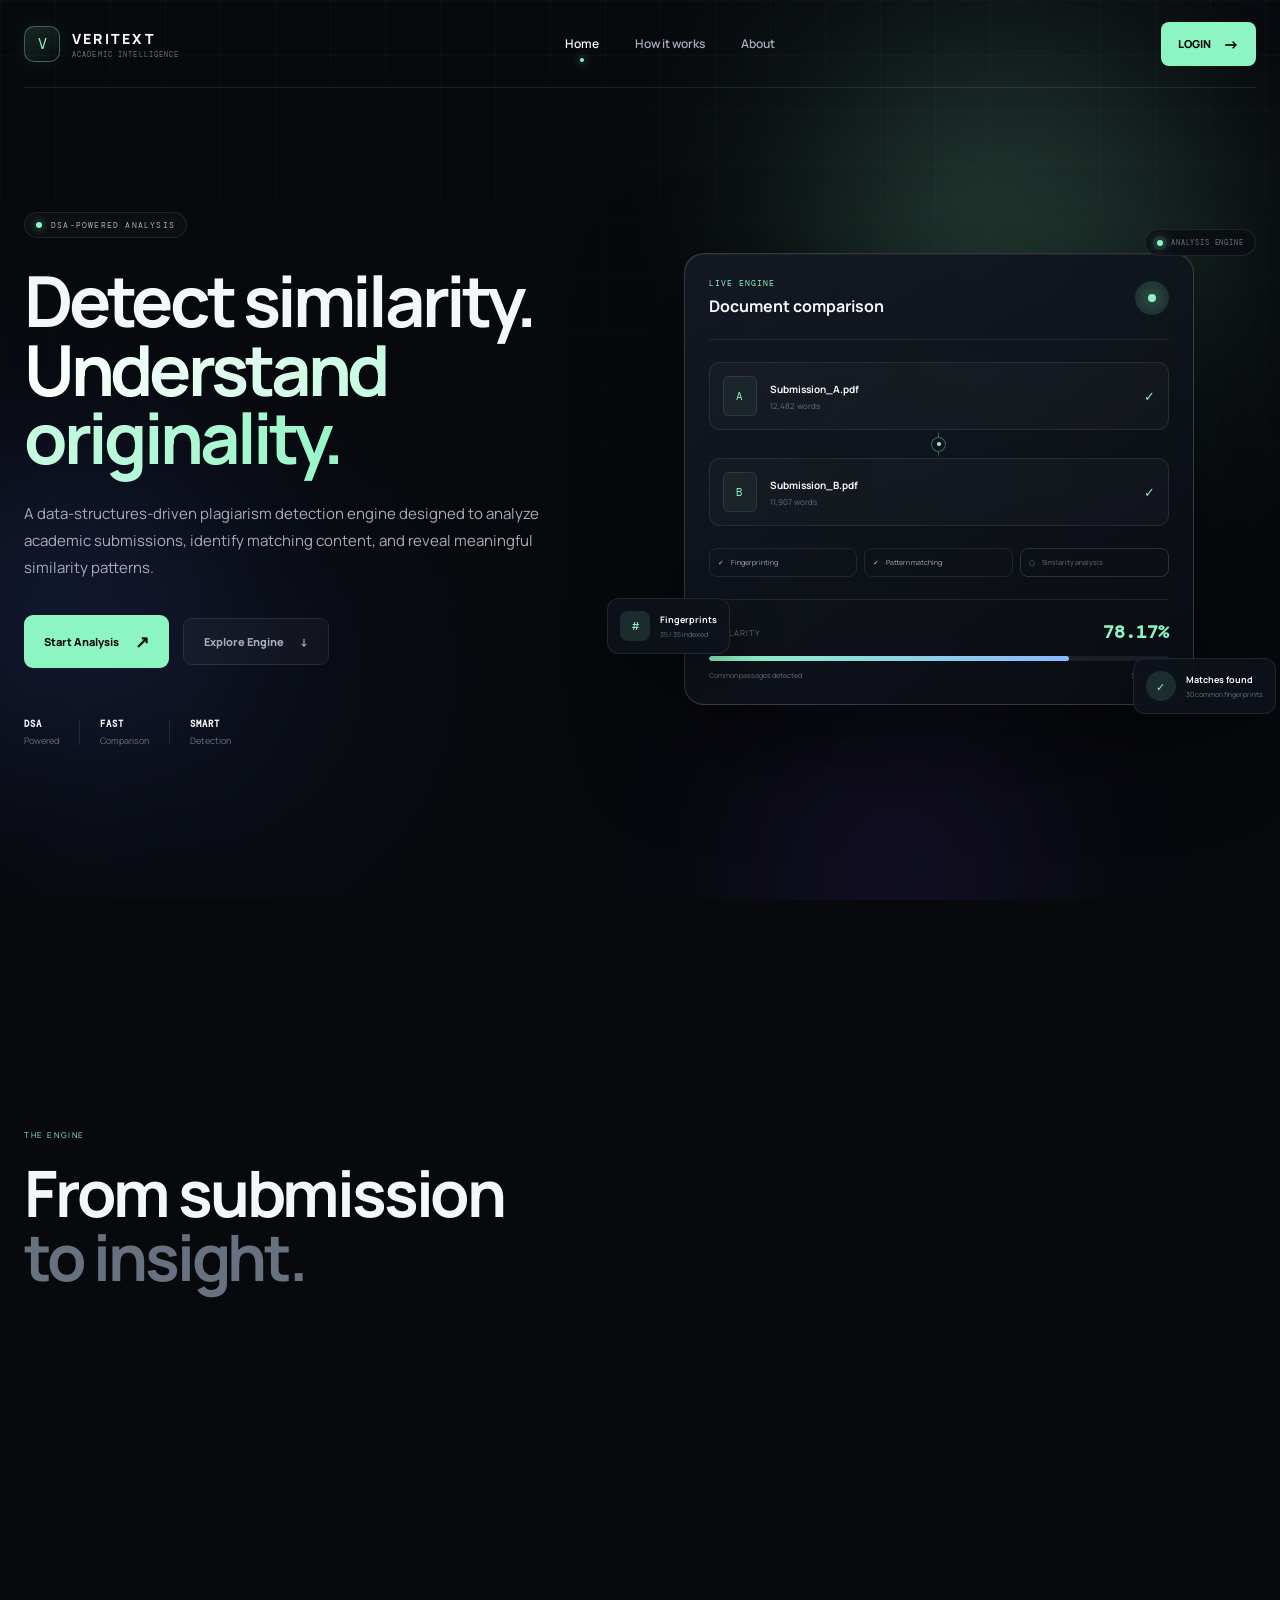
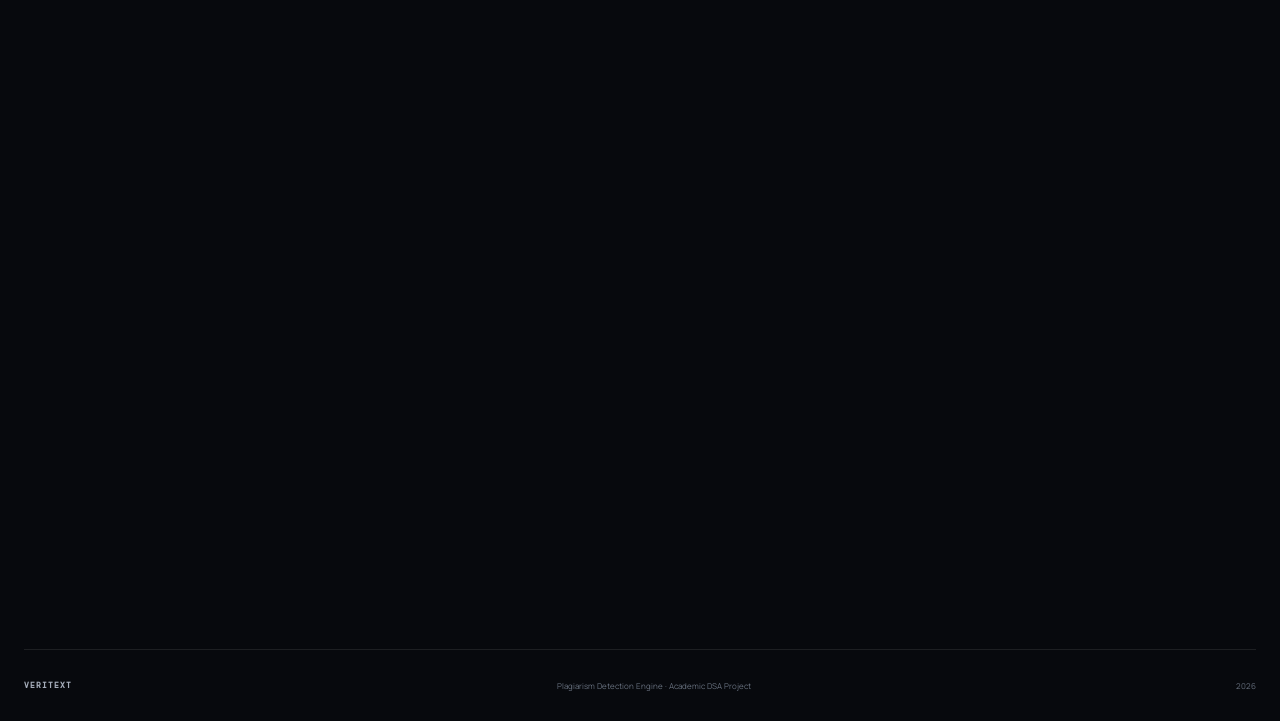
<file: frontend/index.html>
<!DOCTYPE html>
<html lang="en">
<head>
    <meta charset="UTF-8">

    <meta name="viewport" content="width=device-width, initial-scale=1.0">

    <meta
        name="description"
        content="Plagiarism Detection Engine for Academic Submissions"
    >

    <title>VeriText — Plagiarism Detection Engine</title>

    <link rel="stylesheet" href="style.css">
    <link rel="preconnect" href="https://fonts.googleapis.com">
<link rel="preconnect" href="https://fonts.gstatic.com" crossorigin>

<link href="https://fonts.googleapis.com/css2?family=Manrope:wght@400;500;600;700;800&family=DM+Mono:wght@400;500&display=swap" rel="stylesheet">
</head>

<body>

    <!-- =========================
         BACKGROUND EFFECTS
    ========================== -->

    <div class="background">
        <div class="grid"></div>

        <div class="orb orb-one"></div>
        <div class="orb orb-two"></div>
        <div class="orb orb-three"></div>
    </div>


    <!-- =========================
         NAVIGATION
    ========================== -->

    <header class="navbar">

        <div class="logo">

            <div class="logo-mark">
                V
            </div>

            <div class="logo-text">
                <span>VERITEXT</span>
                <small>ACADEMIC INTELLIGENCE</small>
            </div>

        </div>


        <nav class="nav-links">

            <a href="#home" class="active">Home</a>

            <a href="#how-it-works">
                How it works
            </a>

            <a href="#about">
                About
            </a>

        </nav>


        <a href="login.html" class="nav-button">
    LOGIN
    <span>→</span>
</a>

    </header>



    <!-- =========================
         HERO SECTION
    ========================== -->

    <main>

        <section class="hero" id="home">

            <!-- LEFT SIDE -->

            <div class="hero-content">

                <div class="status-pill">

                    <span class="status-dot"></span>

                    DSA-POWERED ANALYSIS

                </div>


                <h1>

                    Detect similarity.
                    <br>

                    <span>Understand originality.</span>

                </h1>


                <p class="hero-description">

                    A data-structures-driven plagiarism detection engine
                    designed to analyze academic submissions,
                    identify matching content, and reveal meaningful
                    similarity patterns.

                </p>


                <div class="hero-actions">

                    <a href="login.html" class="primary-button">
    <span>Start Analysis</span>
    <span class="button-arrow">↗</span>
</a>


                    <button class="secondary-button">

                        Explore Engine

                        <span>↓</span>

                    </button>

                </div>


                <div class="hero-meta">

                    <div>
                        <strong>DSA</strong>
                        <span>Powered</span>
                    </div>

                    <div class="meta-line"></div>

                    <div>
                        <strong>FAST</strong>
                        <span>Comparison</span>
                    </div>

                    <div class="meta-line"></div>

                    <div>
                        <strong>SMART</strong>
                        <span>Detection</span>
                    </div>

                </div>

            </div>



            <!-- RIGHT SIDE — ANALYSIS VISUAL -->

            <div class="hero-visual">

                <div class="visual-glow"></div>


                <!-- Floating top label -->

                <div class="floating-label label-top">

                    <span class="mini-dot"></span>

                    ANALYSIS ENGINE

                </div>


                <!-- Main analysis card -->

                <div class="analysis-card">

                    <div class="card-header">

                        <div>

                            <span class="card-eyebrow">
                                LIVE ENGINE
                            </span>

                            <h3>
                                Document comparison
                            </h3>

                        </div>


                        <div class="pulse-icon">
                            <span></span>
                        </div>

                    </div>


                    <!-- Documents -->

                    <div class="document-flow">

                        <div class="document">

                            <div class="document-icon">
                                A
                            </div>

                            <div class="document-info">

                                <strong>
                                    Submission_A.pdf
                                </strong>

                                <span>
                                    12,482 words
                                </span>

                            </div>

                            <div class="document-check">
                                ✓
                            </div>

                        </div>


                        <div class="connection">

                            <div class="connection-line"></div>

                            <div class="connection-node">
                                <span></span>
                            </div>

                        </div>


                        <div class="document">

                            <div class="document-icon">
                                B
                            </div>

                            <div class="document-info">

                                <strong>
                                    Submission_B.pdf
                                </strong>

                                <span>
                                    11,907 words
                                </span>

                            </div>

                            <div class="document-check">
                                ✓
                            </div>

                        </div>

                    </div>


                    <!-- Analysis stages -->

                    <div class="analysis-stages">

                        <div class="stage completed">

                            <span class="stage-icon">
                                ✓
                            </span>

                            <span>
                                Fingerprinting
                            </span>

                        </div>


                        <div class="stage completed">

                            <span class="stage-icon">
                                ✓
                            </span>

                            <span>
                                Pattern matching
                            </span>

                        </div>


                        <div class="stage scanning">

                            <span class="stage-icon">
                                ◌
                            </span>

                            <span>
                                Similarity analysis
                            </span>

                        </div>

                    </div>


                    <!-- Similarity -->

                    <div class="similarity-preview">

                        <div class="similarity-heading">

                            <span>
                                SIMILARITY
                            </span>

                            <strong>
                                78.17%
                            </strong>

                        </div>


                        <div class="similarity-bar">

                            <div class="similarity-progress"></div>

                        </div>


                        <div class="similarity-footer">

                            <span>
                                Common passages detected
                            </span>

                            <span>
                                30 matches
                            </span>

                        </div>

                    </div>

                </div>


                <!-- Floating cards -->

                <div class="floating-card fingerprint-card">

                    <div class="floating-icon">
                        #
                    </div>

                    <div>

                        <strong>
                            Fingerprints
                        </strong>

                        <span>
                            35 / 35 indexed
                        </span>

                    </div>

                </div>


                <div class="floating-card match-card">

                    <div class="match-circle">
                        ✓
                    </div>

                    <div>

                        <strong>
                            Matches found
                        </strong>

                        <span>
                            30 common fingerprints
                        </span>

                    </div>

                </div>

            </div>

        </section>



        <!-- =========================
             ENGINE STRIP
        ========================== -->

        <section class="engine-strip">

            <div class="strip-item">

                <span class="strip-number">
                    01
                </span>

                <div>
                    <strong>
                        INGEST
                    </strong>

                    <small>
                        Academic submissions
                    </small>
                </div>

            </div>


            <div class="strip-line"></div>


            <div class="strip-item">

                <span class="strip-number">
                    02
                </span>

                <div>
                    <strong>
                        INDEX
                    </strong>

                    <small>
                        Fingerprints & patterns
                    </small>
                </div>

            </div>


            <div class="strip-line"></div>


            <div class="strip-item">

                <span class="strip-number">
                    03
                </span>

                <div>
                    <strong>
                        COMPARE
                    </strong>

                    <small>
                        Matching content
                    </small>
                </div>

            </div>


            <div class="strip-line"></div>


            <div class="strip-item">

                <span class="strip-number">
                    04
                </span>

                <div>
                    <strong>
                        REPORT
                    </strong>

                    <small>
                        Similarity insights
                    </small>
                </div>

            </div>

        </section>



        <!-- =========================
             HOW IT WORKS
        ========================== -->

        <section class="how-section" id="how-it-works">

            <div class="section-heading">

                <span>
                    THE ENGINE
                </span>

                <h2>
                    From submission
                    <br>
                    <em>to insight.</em>
                </h2>

            </div>


            <div class="process-grid">

                <div class="process-card">

                    <span class="process-number">
                        01
                    </span>

                    <h3>
                        Submit
                    </h3>

                    <p>
                        Academic documents enter the analysis
                        pipeline for structured processing.
                    </p>

                </div>


                <div class="process-card">

                    <span class="process-number">
                        02
                    </span>

                    <h3>
                        Fingerprint
                    </h3>

                    <p>
                        Document content is transformed into
                        searchable fingerprints for efficient comparison.
                    </p>

                </div>


                <div class="process-card">

                    <span class="process-number">
                        03
                    </span>

                    <h3>
                        Compare
                    </h3>

                    <p>
                        Matching words and passages are identified
                        across submitted documents.
                    </p>

                </div>


                <div class="process-card">

                    <span class="process-number">
                        04
                    </span>

                    <h3>
                        Understand
                    </h3>

                    <p>
                        Similarity results are presented through
                        a clear academic analysis report.
                    </p>

                </div>

            </div>

        </section>



        <!-- =========================
             ABOUT
        ========================== -->

        <section class="about-section" id="about">

            <div class="about-card">

                <div class="about-label">
                    BUILT FOR ACADEMIC ANALYSIS
                </div>

                <h2>
                    Data structures
                    <span>meet</span>
                    real-world detection.
                </h2>

                <p>
                    VeriText demonstrates how Data Structures and
                    Algorithms can be applied to a practical academic
                    problem — organizing submissions, searching content,
                    comparing documents, and calculating similarity.
                </p>

            </div>

        </section>

    </main>



    <!-- =========================
         FOOTER
    ========================== -->

    <footer>

        <div class="footer-logo">
            VERITEXT
        </div>

        <span>
            Plagiarism Detection Engine · Academic DSA Project
        </span>

        <span>
            2026
        </span>

    </footer>


    <script src="script.js"></script>

</body>
</html>
</file>
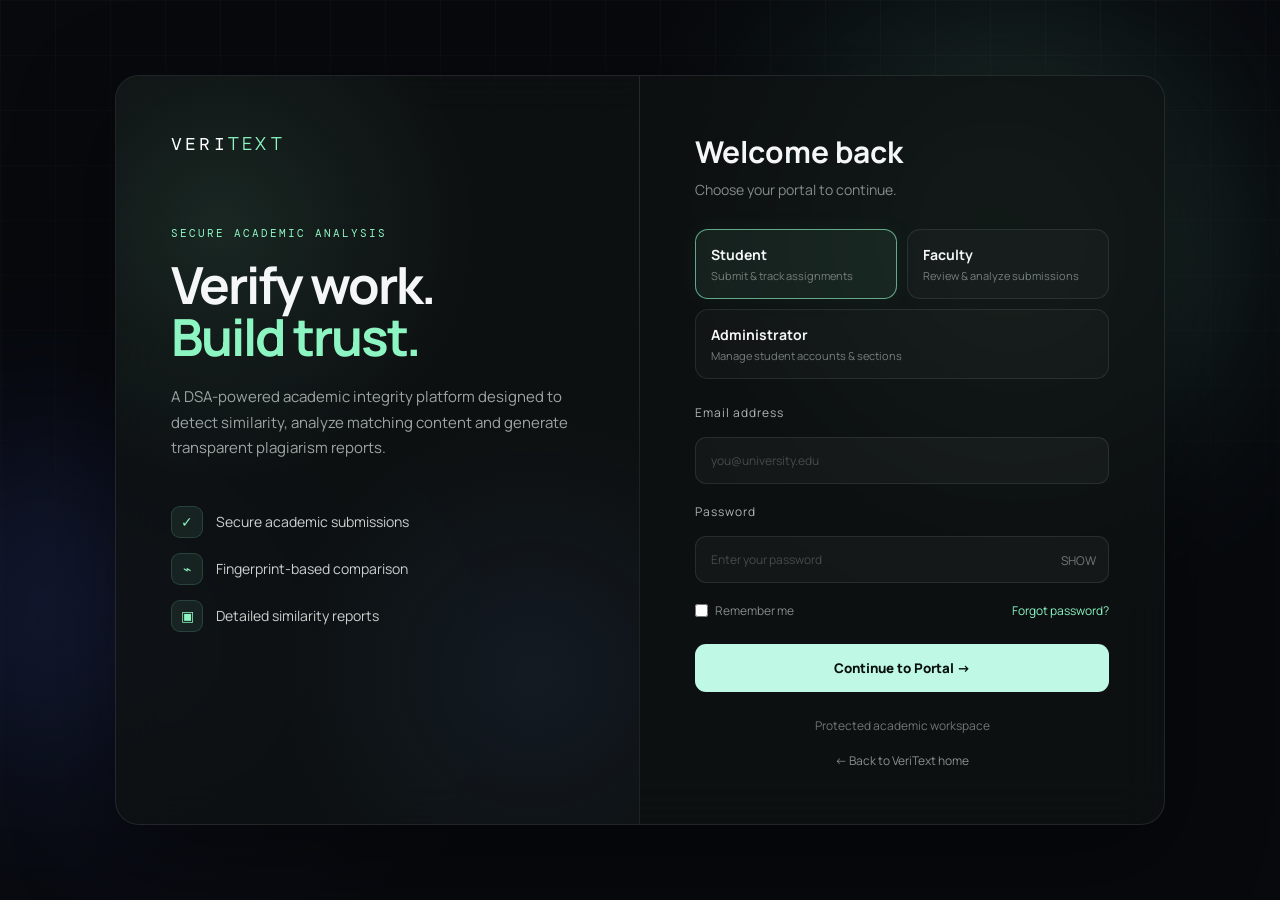
<file: frontend/admin.html>
<!DOCTYPE html>
<html lang="en">
<head>
    <meta charset="UTF-8">
    <meta name="viewport" content="width=device-width, initial-scale=1.0">
    <title>Administrator | VeriText</title>
    <link rel="stylesheet" href="style.css">
    <style>
        .admin-shell { width: min(1180px, calc(100% - 40px)); margin: 0 auto; padding: 34px 0 60px; }
        .admin-header { display: flex; justify-content: space-between; align-items: flex-start; gap: 20px; margin-bottom: 25px; }
        .admin-kicker { color: var(--accent); font: 12px var(--mono); letter-spacing: .12em; text-transform: uppercase; }
        .admin-header h1 { margin: 8px 0; font-size: clamp(28px, 4vw, 40px); }
        .admin-header p, .admin-help { color: var(--text-soft); line-height: 1.6; }
        .admin-header .signout { border: 1px solid var(--border); border-radius: 10px; padding: 10px 14px; white-space: nowrap; }
        .admin-grid { display: grid; grid-template-columns: repeat(2, minmax(0, 1fr)); gap: 18px; }
        .admin-card { background: var(--surface); border: 1px solid var(--border); border-radius: 16px; padding: 22px; min-width: 0; }
        .admin-card.full { grid-column: 1 / -1; }
        .admin-card h2 { font-size: 18px; margin: 0 0 7px; }
        .admin-help { font-size: 13px; margin-bottom: 18px; }
        .admin-form { display: grid; gap: 12px; }
        .admin-form.two-col { grid-template-columns: repeat(2, minmax(0, 1fr)); }
        .admin-form label { display: grid; gap: 7px; color: var(--text-soft); font-size: 12px; }
        .admin-form input, .admin-form select { width: 100%; min-height: 42px; border-radius: 9px; padding: 10px 12px; background: #0b0e14; color: var(--text); border: 1px solid var(--border-bright); font: inherit; }
        .admin-form input:focus, .admin-form select:focus { outline: 2px solid var(--accent); outline-offset: 1px; }
        .admin-action { align-self: end; min-height: 42px; border-radius: 9px; padding: 10px 15px; color: #07100b; background: var(--accent); font-weight: 800; }
        .admin-action:disabled { opacity: .6; cursor: wait; }
        .admin-message { min-height: 20px; margin-top: 10px; color: var(--accent); font-size: 13px; }
        .table-wrap { width: 100%; overflow-x: auto; }
        .admin-table { width: 100%; border-collapse: collapse; min-width: 650px; text-align: left; }
        .admin-table th, .admin-table td { padding: 11px 9px; border-bottom: 1px solid var(--border); vertical-align: middle; }
        .admin-table th { color: var(--text-muted); font: 11px var(--mono); text-transform: uppercase; letter-spacing: .05em; }
        .admin-table td { color: var(--text-soft); font-size: 13px; }
        .admin-table input, .admin-table select { min-width: 110px; max-width: 190px; border: 1px solid var(--border); border-radius: 7px; padding: 8px; background: #0b0e14; color: var(--text); font: inherit; }
        .admin-table button { border: 1px solid rgba(141,245,194,.3); border-radius: 7px; padding: 8px 10px; background: var(--accent-soft); color: var(--accent); white-space: nowrap; }
        .admin-table .delete-student { margin-left: 6px; border-color: rgba(255, 120, 120, .35); background: rgba(255, 120, 120, .08); color: #ff9b9b; }
        .empty-row { color: var(--text-muted) !important; padding: 18px 9px !important; }
        @media (max-width: 760px) { .admin-grid { grid-template-columns: 1fr; } .admin-card.full { grid-column: auto; } }
        @media (max-width: 540px) { .admin-shell { width: min(100% - 26px, 1180px); padding-top: 22px; } .admin-header { flex-direction: column; } .admin-form.two-col { grid-template-columns: 1fr; } .admin-card { padding: 17px; } }
    </style>
</head>
<body>
    <div class="background"><div class="grid"></div><div class="orb orb-one"></div><div class="orb orb-two"></div></div>
    <main class="admin-shell">
        <header class="admin-header">
            <div>
                <div class="admin-kicker">VeriText · Administration</div>
                <h1>Accounts & sections</h1>
                <p>Set up student records and connect each class section to its faculty account.</p>
            </div>
            <a class="signout" href="login.html" id="signOut">Sign out</a>
        </header>

        <div class="admin-grid">
            <section class="admin-card">
                <h2 id="sectionFormTitle">Create a section</h2>
                <p class="admin-help">Enter the faculty member’s login email so the section can be associated with their portal account.</p>
                <form class="admin-form" id="sectionForm">
                    <label>Section name<input id="sectionName" maxlength="100" required placeholder="e.g. CSE-A"></label>
                    <label>Faculty login email<input id="sectionFaculty" type="email" placeholder="faculty@university.edu"></label>
                    <button class="admin-action" id="sectionSubmit" type="submit">Create section</button>
                </form>
                <div class="admin-message" id="sectionMessage" role="status"></div>
            </section>

            <section class="admin-card">
                <h2 id="studentFormTitle">Add a student</h2>
                <p class="admin-help">The student email entered here is used to match the account at login.</p>
                <form class="admin-form two-col" id="studentForm">
                    <label>Student ID<input id="studentCode" maxlength="50" required></label>
                    <label>Full name<input id="studentName" maxlength="100" required></label>
                    <label>Student email<input id="studentEmail" type="email" required></label>
                    <label>Section<select id="studentSection" required><option value="">Create a section first</option></select></label>
                    <label>Department<input id="studentDepartment" maxlength="150"></label>
                    <label>Year<input id="studentYear" maxlength="50" placeholder="e.g. 2nd year"></label>
                    <button class="admin-action" id="studentSubmit" type="submit">Add student</button>
                </form>
                <div class="admin-message" id="studentMessage" role="status"></div>
            </section>

            <section class="admin-card full">
                <h2>Sections and faculty mapping</h2>
                <p class="admin-help">Edit a section to change its assigned faculty account. Existing students remain enrolled in the section.</p>
                <div class="table-wrap"><table class="admin-table"><thead><tr><th>Section</th><th>Faculty login email</th><th>Students</th><th>Action</th></tr></thead><tbody id="sectionRows"><tr><td class="empty-row" colspan="4">Loading sections…</td></tr></tbody></table></div>
            </section>

            <section class="admin-card full">
                <h2>Student accounts</h2>
                <p class="admin-help">Edit a student to correct account details or move them to another section.</p>
                <div class="table-wrap"><table class="admin-table"><thead><tr><th>Student ID</th><th>Name</th><th>Login email</th><th>Department</th><th>Year</th><th>Section</th><th>Actions</th></tr></thead><tbody id="studentRows"><tr><td class="empty-row" colspan="7">Loading student accounts…</td></tr></tbody></table></div>
            </section>
        </div>
    </main>
    <script>
        const API_BASE = "http://127.0.0.1:8000";
        const role = localStorage.getItem("veritextRole");
        if (role !== "admin") window.location.replace("login.html");

        let sections = [];
        let students = [];

        const escapeHtml = value => String(value ?? "").replace(/[&<>"']/g, character => ({
            "&": "&amp;", "<": "&lt;", ">": "&gt;", '"': "&quot;", "'": "&#39;"
        }[character]));

        async function apiRequest(path, options = {}) {
            const response = await fetch(`${API_BASE}${path}`, options);
            const data = await response.json();
            if (!response.ok) throw new Error(data.detail || "The request could not be completed.");
            return data;
        }

        function renderSections() {
            const body = document.getElementById("sectionRows");
            const selector = document.getElementById("studentSection");
            body.innerHTML = sections.length ? sections.map(section => `
                <tr data-section-id="${section.id}">
                    <td><input class="section-edit-name" value="${escapeHtml(section.name)}" aria-label="Section name"></td>
                    <td><input class="section-edit-faculty" type="email" value="${escapeHtml(section.faculty_name || "")}" aria-label="Faculty login email"></td>
                    <td>${section.student_count}</td>
                    <td><button type="button" data-save-section="${section.id}">Save</button></td>
                </tr>`).join("") : '<tr><td class="empty-row" colspan="4">No sections yet. Create one above.</td></tr>';

            selector.innerHTML = sections.length
                ? '<option value="">Select a section</option>' + sections.map(section =>
                    `<option value="${section.id}">${escapeHtml(section.name)} · ${section.student_count} students</option>`
                ).join("")
                : '<option value="">Create a section first</option>';

        }

        function renderStudents() {
            const body = document.getElementById("studentRows");
            body.innerHTML = students.length ? students.map(student => `
                <tr data-student-id="${student.id}">
                    <td><input class="student-edit-code" value="${escapeHtml(student.student_id)}" aria-label="Student ID"></td>
                    <td><input class="student-edit-name" value="${escapeHtml(student.name)}" aria-label="Student name"></td>
                    <td><input class="student-edit-email" type="email" value="${escapeHtml(student.email || "")}" aria-label="Student login email"></td>
                    <td><input class="student-edit-department" value="${escapeHtml(student.department || "")}" aria-label="Department"></td>
                    <td><input class="student-edit-year" value="${escapeHtml(student.year || "")}" aria-label="Year"></td>
                    <td><select class="student-edit-section" aria-label="Student section">${sections.map(section =>
                        `<option value="${section.id}" ${section.id === student.section_id ? "selected" : ""}>${escapeHtml(section.name)}</option>`
                    ).join("")}</select></td>
                    <td><button type="button" data-save-student="${student.id}">Save</button><button class="delete-student" type="button" data-delete-student="${student.id}">Delete</button></td>
                </tr>`).join("") : '<tr><td class="empty-row" colspan="7">No student accounts yet. Add students above.</td></tr>';
        }

        async function loadAdminData() {
            try {
                const [sectionData, studentData] = await Promise.all([
                    apiRequest("/api/sections"),
                    apiRequest("/api/students")
                ]);
                sections = sectionData.sections || [];
                students = studentData.students || [];
                renderSections();
                renderStudents();
            } catch (error) {
                document.getElementById("sectionRows").innerHTML = `<tr><td class="empty-row" colspan="4">${escapeHtml(error.message)}</td></tr>`;
                document.getElementById("studentRows").innerHTML = `<tr><td class="empty-row" colspan="7">${escapeHtml(error.message)}</td></tr>`;
            }
        }

        document.getElementById("sectionForm").addEventListener("submit", async event => {
            event.preventDefault();
            const button = document.getElementById("sectionSubmit");
            const message = document.getElementById("sectionMessage");
            button.disabled = true;
            try {
                const section = {
                    name: document.getElementById("sectionName").value.trim(),
                    faculty_name: document.getElementById("sectionFaculty").value.trim() || null
                };
                await apiRequest("/api/sections", {
                    method: "POST",
                    headers: {"Content-Type": "application/json"},
                    body: JSON.stringify(section)
                });
                message.textContent = "Section created.";
                document.getElementById("sectionForm").reset();
                await loadAdminData();
            } catch (error) {
                message.textContent = error.message;
            } finally {
                button.disabled = false;
            }
        });

        document.getElementById("sectionRows").addEventListener("click", async event => {
            const button = event.target.closest("[data-save-section]");
            if (!button) return;
            const row = button.closest("tr");
            button.disabled = true;
            try {
                await apiRequest(`/api/sections/${button.dataset.saveSection}`, {
                    method: "PUT",
                    headers: {"Content-Type": "application/json"},
                    body: JSON.stringify({
                        name: row.querySelector(".section-edit-name").value.trim(),
                        faculty_name: row.querySelector(".section-edit-faculty").value.trim() || null
                    })
                });
                document.getElementById("sectionMessage").textContent = "Section and faculty mapping saved.";
                await loadAdminData();
            } catch (error) {
                document.getElementById("sectionMessage").textContent = error.message;
            } finally {
                button.disabled = false;
            }
        });

        document.getElementById("studentForm").addEventListener("submit", async event => {
            event.preventDefault();
            const button = document.getElementById("studentSubmit");
            const message = document.getElementById("studentMessage");
            button.disabled = true;
            try {
                const student = {
                    student_id: document.getElementById("studentCode").value.trim(),
                    name: document.getElementById("studentName").value.trim(),
                    email: document.getElementById("studentEmail").value.trim(),
                    department: document.getElementById("studentDepartment").value.trim() || null,
                    year: document.getElementById("studentYear").value.trim() || null,
                    section_id: Number(document.getElementById("studentSection").value)
                };
                await apiRequest("/api/students", {
                    method: "POST",
                    headers: {"Content-Type": "application/json"},
                    body: JSON.stringify(student)
                });
                message.textContent = "Student account created.";
                document.getElementById("studentForm").reset();
                await loadAdminData();
            } catch (error) {
                message.textContent = error.message;
            } finally {
                button.disabled = false;
            }
        });

        document.getElementById("studentRows").addEventListener("click", async event => {
            const button = event.target.closest("[data-save-student]");
            if (button) {
                const row = button.closest("tr");
                button.disabled = true;
                try {
                    await apiRequest(`/api/students/${button.dataset.saveStudent}`, {
                        method: "PUT",
                        headers: {"Content-Type": "application/json"},
                        body: JSON.stringify({
                            student_id: row.querySelector(".student-edit-code").value.trim(),
                            name: row.querySelector(".student-edit-name").value.trim(),
                            email: row.querySelector(".student-edit-email").value.trim() || null,
                            department: row.querySelector(".student-edit-department").value.trim() || null,
                            year: row.querySelector(".student-edit-year").value.trim() || null,
                            section_id: Number(row.querySelector(".student-edit-section").value)
                        })
                    });
                    document.getElementById("studentMessage").textContent = "Student account and section mapping saved.";
                    await loadAdminData();
                } catch (error) {
                    document.getElementById("studentMessage").textContent = error.message;
                } finally {
                    button.disabled = false;
                }
                return;
            }

            const deleteButton = event.target.closest("[data-delete-student]");
            if (!deleteButton) return;
            const row = deleteButton.closest("tr");
            const studentName = row.querySelector(".student-edit-name").value.trim();
            const studentCode = row.querySelector(".student-edit-code").value.trim();
            if (!window.confirm(`Delete ${studentName} (${studentCode})? Existing submissions will be kept but disconnected from this student account.`)) {
                return;
            }
            deleteButton.disabled = true;
            try {
                await apiRequest(`/api/students/${deleteButton.dataset.deleteStudent}`, {
                    method: "DELETE"
                });
                document.getElementById("studentMessage").textContent = "Student account deleted. Existing submissions were preserved.";
                await loadAdminData();
            } catch (error) {
                document.getElementById("studentMessage").textContent = error.message;
            } finally {
                deleteButton.disabled = false;
            }
        });

        document.getElementById("signOut").addEventListener("click", () => {
            localStorage.removeItem("veritextRole");
        });
        loadAdminData();
    </script>
</body>
</html>
</file>
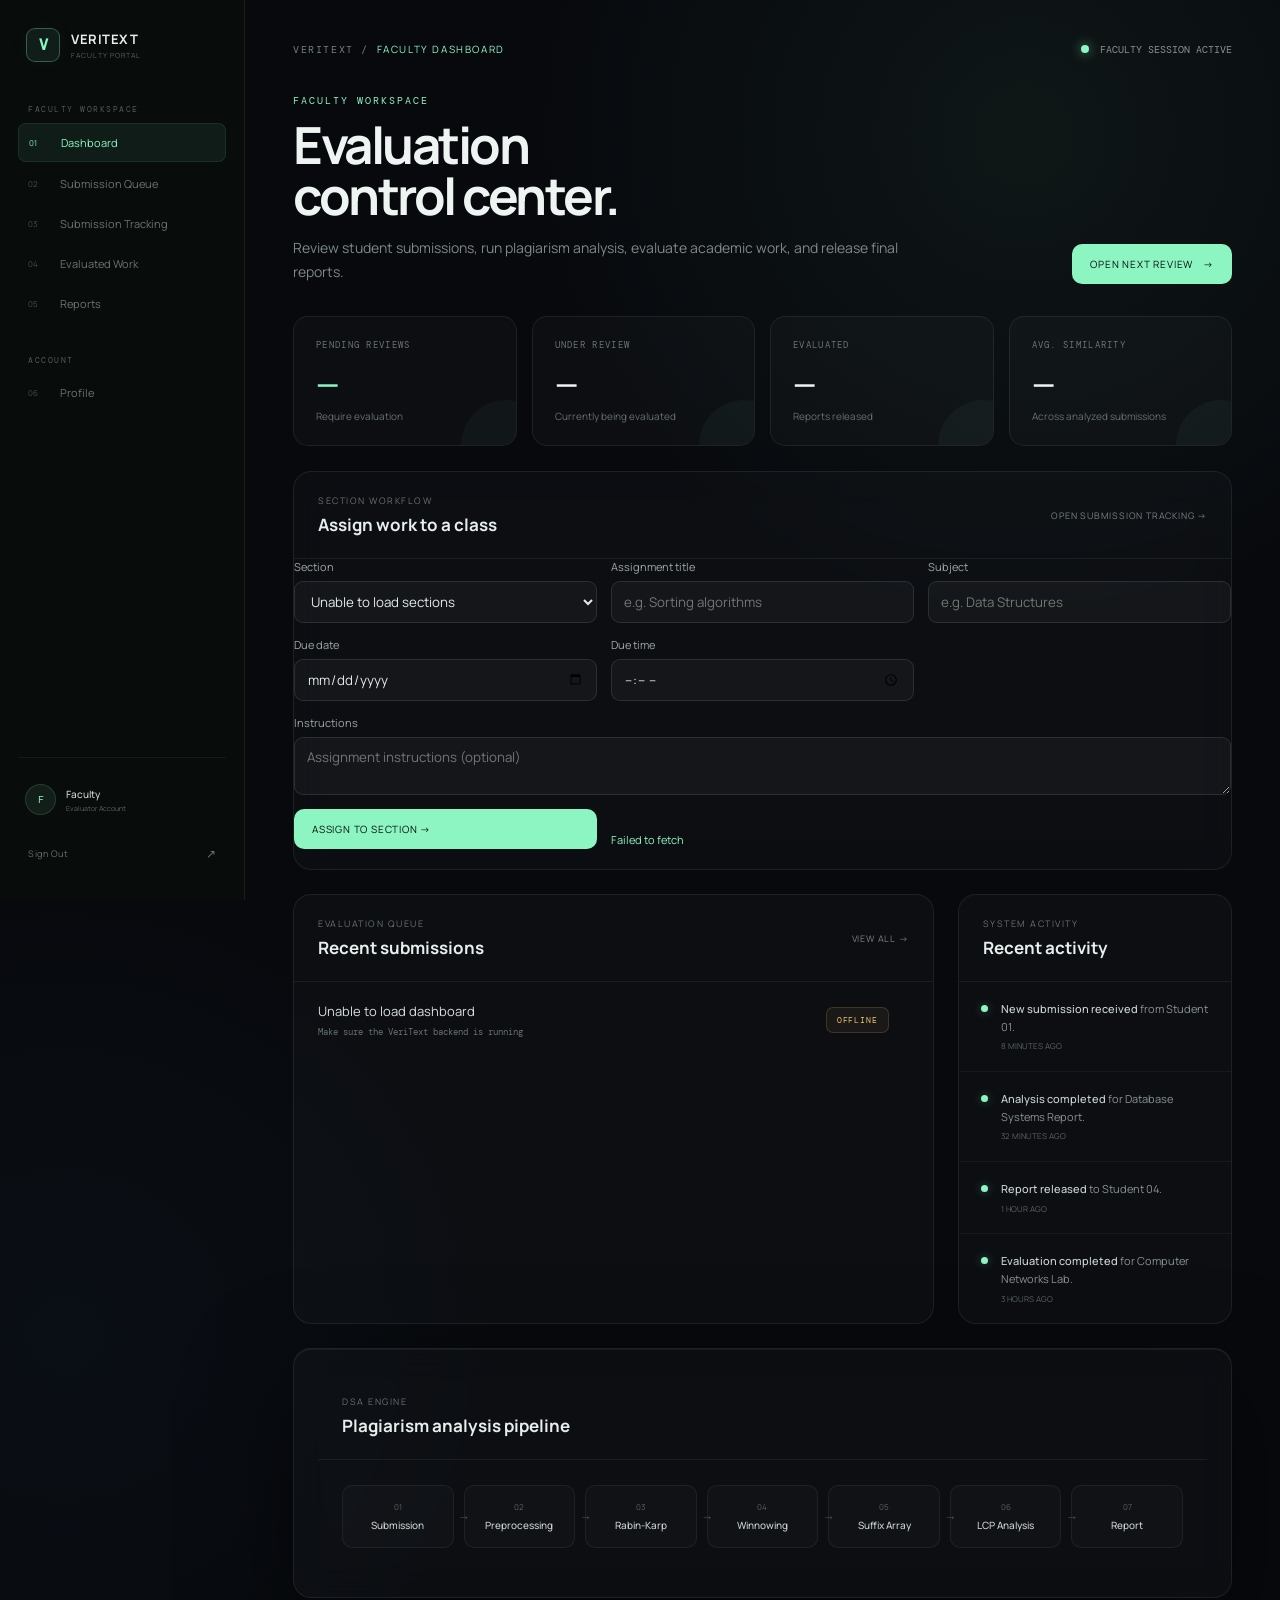
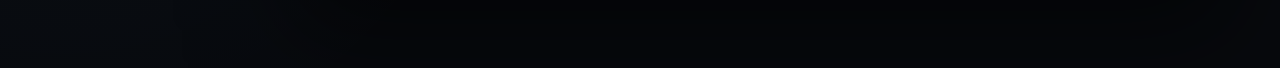
<file: frontend/faculty-dashboard.html>
<!DOCTYPE html>
<html lang="en">
<head>
    <meta charset="UTF-8">
    <meta name="viewport" content="width=device-width, initial-scale=1.0">

    <title>Faculty Dashboard | VeriText</title>

    <link rel="stylesheet" href="style.css">
    <link rel="preconnect" href="https://fonts.googleapis.com">
<link rel="preconnect" href="https://fonts.gstatic.com" crossorigin>

<link href="https://fonts.googleapis.com/css2?family=Manrope:wght@400;500;600;700;800&family=DM+Mono:wght@400;500&display=swap" rel="stylesheet">
    <style>
        /* =========================================================
           FACULTY DASHBOARD
        ========================================================= */

        .faculty-page {
            min-height: 100vh;
            background:
                radial-gradient(circle at 80% 8%, rgba(141, 245, 194, 0.055), transparent 27%),
                radial-gradient(circle at 5% 80%, rgba(100, 180, 255, 0.035), transparent 25%);
        }

        .faculty-main {
            margin-left: 245px;
            padding: 42px 48px 70px;
        }

        /* TOP BAR */

        .faculty-topbar {
            display: flex;
            justify-content: space-between;
            align-items: center;
            margin-bottom: 38px;
        }

        .faculty-breadcrumb {
            font-family: "DM Mono", monospace;
            font-size: 10px;
            letter-spacing: 1.6px;
            color: #71807c;
            text-transform: uppercase;
        }

        .faculty-breadcrumb span {
            color: #8df5c2;
        }

        .faculty-account {
            display: flex;
            align-items: center;
            gap: 11px;
            color: #87938f;
            font-family: "DM Mono", monospace;
            font-size: 10px;
        }

        .faculty-account-dot {
            width: 8px;
            height: 8px;
            border-radius: 50%;
            background: #8df5c2;
            box-shadow: 0 0 12px rgba(141, 245, 194, 0.65);
        }

        /* HEADER */

        .faculty-header {
            display: flex;
            justify-content: space-between;
            align-items: flex-end;
            gap: 30px;
            margin-bottom: 32px;
        }

        .faculty-label {
            color: #8df5c2;
            font-family: "DM Mono", monospace;
            font-size: 10px;
            letter-spacing: 2px;
            text-transform: uppercase;
            margin-bottom: 12px;
        }

        .faculty-header h1 {
            margin: 0;
            color: #edf4f1;
            font-size: clamp(34px, 4vw, 54px);
            line-height: 1;
            letter-spacing: -2.5px;
        }

        .faculty-header p {
            max-width: 650px;
            margin: 15px 0 0;
            color: #7d8986;
            font-size: 14px;
            line-height: 1.7;
        }

        .review-button {
            display: inline-flex;
            align-items: center;
            gap: 10px;
            text-decoration: none;
            padding: 13px 18px;
            border-radius: 10px;
            background: #8df5c2;
            color: #08110d;
            font-family: "DM Mono", monospace;
            font-size: 10px;
            letter-spacing: 0.8px;
            white-space: nowrap;
            transition: 0.3s ease;
        }

        .review-button:hover {
            transform: translateY(-2px);
            box-shadow: 0 10px 30px rgba(141, 245, 194, 0.12);
        }

        /* STATS */

        .faculty-stats {
            display: grid;
            grid-template-columns: repeat(4, 1fr);
            gap: 15px;
            margin-bottom: 25px;
        }

        .faculty-stat {
            position: relative;
            overflow: hidden;
            padding: 22px;

            border: 1px solid rgba(255, 255, 255, 0.07);
            border-radius: 15px;

            background: rgba(255, 255, 255, 0.025);
            backdrop-filter: blur(16px);

            transition: 0.3s ease;
        }

        .faculty-stat:hover {
            transform: translateY(-3px);
            border-color: rgba(141, 245, 194, 0.15);
        }

        .faculty-stat::after {
            content: "";
            position: absolute;
            width: 90px;
            height: 90px;
            right: -35px;
            bottom: -45px;
            border-radius: 50%;
            background: rgba(141, 245, 194, 0.035);
        }

        .stat-label {
            color: #687571;
            font-family: "DM Mono", monospace;
            font-size: 9px;
            letter-spacing: 1.3px;
            text-transform: uppercase;
        }

        .stat-value {
            margin-top: 12px;
            color: #edf4f1;
            font-size: 30px;
            font-weight: 600;
            letter-spacing: -1px;
        }

        .stat-note {
            margin-top: 5px;
            color: #65716e;
            font-size: 10px;
        }

        .stat-accent {
            color: #8df5c2;
        }

        /* MAIN GRID */

        .faculty-grid {
            display: grid;
            grid-template-columns: 1.4fr 0.6fr;
            gap: 24px;
        }

        .faculty-card {
            overflow: hidden;
            border: 1px solid rgba(255, 255, 255, 0.07);
            border-radius: 18px;
            background: rgba(255, 255, 255, 0.025);
            backdrop-filter: blur(18px);
        }

        .faculty-card-heading {
            display: flex;
            justify-content: space-between;
            align-items: center;
            gap: 20px;

            padding: 22px 24px;
            border-bottom: 1px solid rgba(255, 255, 255, 0.06);
        }

        .heading-label {
            display: block;
            margin-bottom: 6px;

            color: #66736f;
            font-family: "DM Mono", monospace;
            font-size: 9px;
            letter-spacing: 1.5px;
            text-transform: uppercase;
        }

        .faculty-card-heading h2 {
            margin: 0;
            color: #e6efeb;
            font-size: 17px;
        }

        .view-all {
            color: #778480;
            text-decoration: none;
            font-family: "DM Mono", monospace;
            font-size: 9px;
            letter-spacing: 0.8px;
            transition: 0.25s ease;
        }

        .view-all:hover {
            color: #8df5c2;
        }

        /* SUBMISSION QUEUE */

        .queue-list {
            display: flex;
            flex-direction: column;
        }

        .queue-item {
            display: grid;
            grid-template-columns: 1fr auto auto;
            align-items: center;
            gap: 20px;

            padding: 20px 24px;

            border-bottom: 1px solid rgba(255, 255, 255, 0.045);

            transition: 0.25s ease;
        }

        .queue-item:last-child {
            border-bottom: none;
        }

        .queue-item:hover {
            background: rgba(255, 255, 255, 0.018);
        }

        .submission-title {
            color: #d7e0dd;
            font-size: 13px;
            margin-bottom: 6px;
        }

        .submission-meta {
            color: #66736f;
            font-family: "DM Mono", monospace;
            font-size: 9px;
        }

        .queue-status {
            padding: 7px 10px;
            border-radius: 7px;
            font-family: "DM Mono", monospace;
            font-size: 8px;
            letter-spacing: 0.8px;
            white-space: nowrap;
        }

        .queue-status.pending {
            color: #f0c674;
            border: 1px solid rgba(240, 198, 116, 0.16);
            background: rgba(240, 198, 116, 0.06);
        }

        .queue-status.review {
            color: #8df5c2;
            border: 1px solid rgba(141, 245, 194, 0.16);
            background: rgba(141, 245, 194, 0.06);
        }

        .queue-status.complete {
            color: #82908c;
            border: 1px solid rgba(255, 255, 255, 0.08);
            background: rgba(255, 255, 255, 0.025);
        }

        .evaluate-link {
            color: #8df5c2;
            text-decoration: none;
            font-family: "DM Mono", monospace;
            font-size: 9px;
            white-space: nowrap;
            transition: 0.25s ease;
        }

        .evaluate-link:hover {
            letter-spacing: 0.5px;
        }

        /* RIGHT COLUMN */

        .activity-list {
            display: flex;
            flex-direction: column;
        }

        .activity-item {
            display: flex;
            gap: 13px;
            padding: 18px 22px;
            border-bottom: 1px solid rgba(255, 255, 255, 0.045);
        }

        .activity-item:last-child {
            border-bottom: none;
        }

        .activity-dot {
            width: 7px;
            height: 7px;
            min-width: 7px;
            margin-top: 5px;
            border-radius: 50%;
            background: #8df5c2;
            box-shadow: 0 0 10px rgba(141, 245, 194, 0.35);
        }

        .activity-text {
            color: #87938f;
            font-size: 11px;
            line-height: 1.6;
        }

        .activity-text strong {
            color: #cdd8d4;
            font-weight: 500;
        }

        .activity-time {
            display: block;
            margin-top: 5px;
            color: #596561;
            font-family: "DM Mono", monospace;
            font-size: 8px;
        }

        /* ANALYSIS CARD */

        .analysis-card {
            margin-top: 24px;
        }

        .analysis-content {
            padding: 25px 24px;
        }

        .analysis-pipeline {
    display: flex;
    align-items: stretch;
    justify-content: space-between;
    width: 100%;
    gap: 8px;
    box-sizing: border-box;
    padding-bottom: 4px;
}

.pipeline-node {
    flex: 1 1 0;
    min-width: 0;
    padding: 14px 8px;
    text-align: center;
    box-sizing: border-box;

    border: 1px solid rgba(255, 255, 255, 0.06);
    border-radius: 10px;
    background: rgba(255, 255, 255, 0.018);

    transition: 0.3s ease;
}

.pipeline-arrow {
    flex: 0 0 auto;
    display: flex;
    align-items: center;
    color: #4e5a56;
    font-size: 12px;
}

        .pipeline-node {
            flex: 1;
            min-width: 100px;
            padding: 14px 12px;
            text-align: center;

            border: 1px solid rgba(255, 255, 255, 0.06);
            border-radius: 10px;
            background: rgba(255, 255, 255, 0.018);

            transition: 0.3s ease;
        }

        .pipeline-node:hover {
            border-color: rgba(141, 245, 194, 0.18);
            transform: translateY(-2px);
        }

        .pipeline-node span {
    display: block;
    color: #596662;
    font-family: "DM Mono", monospace;
    font-size: 8px;
    margin-bottom: 6px;
}

        .pipeline-node strong {
    display: block;
    color: #c9d4d0;
    font-size: clamp(8px, 0.7vw, 10px);
    line-height: 1.25;
    font-weight: 500;
    white-space: normal;
}

        .pipeline-arrow {
            color: #4e5a56;
            font-size: 14px;
        }

        /* REVEAL */

        .faculty-reveal {
            opacity: 0;
            transform: translateY(18px);
            animation: facultyReveal 0.7s ease forwards;
        }

        .faculty-reveal:nth-child(2) {
            animation-delay: 0.08s;
        }

        .faculty-reveal:nth-child(3) {
            animation-delay: 0.16s;
        }

        @keyframes facultyReveal {
            to {
                opacity: 1;
                transform: translateY(0);
            }
        }

        /* RESPONSIVE */

        @media (max-width: 1100px) {

            .faculty-main {
    margin-left: 220px;
    width: calc(100% - 220px);
    padding: 36px 30px 60px;
}

            .faculty-stats {
                grid-template-columns: repeat(2, 1fr);
            }

            .faculty-grid {
                grid-template-columns: 1fr;
            }
        }

        @media (max-width: 760px) {

            .faculty-main {
                margin-left: 0;
                width: 100%;
                padding: 30px 20px 50px;
            }

            .faculty-header {
                flex-direction: column;
                align-items: flex-start;
            }

            .faculty-stats {
                grid-template-columns: 1fr 1fr;
            }

            .queue-item {
                grid-template-columns: 1fr auto;
            }

            .queue-status {
                display: none;
            }

            @media (max-width: 760px) {

    .analysis-pipeline {
        display: grid;
        grid-template-columns: repeat(2, minmax(0, 1fr));
        gap: 10px;
    }

    .pipeline-arrow {
        display: none;
    }

    .pipeline-node {
        width: 100%;
        min-width: 0;
    }

}
        }

        @media (max-width: 480px) {

            .faculty-main {
                padding: 25px 15px 40px;
            }

            .faculty-stats {
                grid-template-columns: 1fr;
            }

            .faculty-header h1 {
                font-size: 36px;
            }

            .queue-item {
                grid-template-columns: 1fr;
                gap: 10px;
            }

            .evaluate-link {
                width: fit-content;
            }
        }
        /* Prevent faculty content from ever slipping underneath the sidebar */
.faculty-main {
    width: calc(100% - 245px);
    box-sizing: border-box;
}

.faculty-grid,
.faculty-stats,
.analysis-card {
    min-width: 0;
}

.faculty-card {
    min-width: 0;
}
/* =========================================================
   FINAL RESPONSIVE ANALYSIS PIPELINE
   ========================================================= */

.analysis-card {
    width: 100%;
    max-width: 100%;
    box-sizing: border-box;
}

.analysis-content {
    width: 100%;
    box-sizing: border-box;
    padding: 25px 24px;
}

.analysis-pipeline {
    width: 100% !important;
    max-width: 100% !important;

    display: grid !important;
    grid-template-columns: repeat(7, minmax(0, 1fr)) !important;

    gap: 10px !important;

    box-sizing: border-box;

    overflow: visible !important;
    padding: 0 !important;
}

/* Hide the old flex arrows */
.analysis-pipeline .pipeline-arrow {
    display: none !important;
}

.analysis-pipeline .pipeline-node {
    width: 100% !important;
    min-width: 0 !important;
    max-width: none !important;

    box-sizing: border-box;

    padding: 15px 8px !important;

    display: flex;
    flex-direction: column;
    align-items: center;
    justify-content: center;

    text-align: center;

    border: 1px solid rgba(255, 255, 255, 0.06);
    border-radius: 10px;

    background: rgba(255, 255, 255, 0.018);

    transition:
        transform 0.3s ease,
        border-color 0.3s ease,
        background 0.3s ease;
}

.analysis-pipeline .pipeline-node:hover {
    transform: translateY(-3px);
    border-color: rgba(141, 245, 194, 0.2);
    background: rgba(141, 245, 194, 0.035);
}

.analysis-pipeline .pipeline-node span {
    display: block;
    margin-bottom: 7px;

    color: #596662;

    font-family: "DM Mono", monospace;
    font-size: 8px;
}

.analysis-pipeline .pipeline-node strong {
    display: block;

    width: 100%;

    color: #c9d4d0;

    font-size: 10px;
    line-height: 1.3;
    font-weight: 500;

    white-space: normal;
    overflow-wrap: break-word;
}

/* Add arrows visually between the cards */
.analysis-pipeline .pipeline-node:not(:last-child) {
    position: relative;
}

.analysis-pipeline .pipeline-node:not(:last-child)::after {
    content: "→";

    position: absolute;

    right: -15px;
    top: 50%;

    transform: translateY(-50%);

    color: #4e5a56;

    font-family: "DM Mono", monospace;
    font-size: 12px;

    z-index: 5;
}


/* =========================================================
   TABLET
   ========================================================= */

@media (max-width: 1100px) {

    .analysis-pipeline {
        grid-template-columns: repeat(4, minmax(0, 1fr)) !important;
        gap: 10px !important;
    }

    .analysis-pipeline .pipeline-node::after {
        display: none;
    }

}


/* =========================================================
   MOBILE
   ========================================================= */

@media (max-width: 760px) {

    .analysis-content {
        padding: 20px !important;
    }

    .analysis-pipeline {
        grid-template-columns: repeat(2, minmax(0, 1fr)) !important;
        gap: 10px !important;
    }

    .analysis-pipeline .pipeline-node {
        padding: 14px 8px !important;
    }

    .analysis-pipeline .pipeline-node::after {
        display: none;
    }

}


/* =========================================================
   SMALL MOBILE
   ========================================================= */

@media (max-width: 480px) {

    .analysis-content {
        padding: 16px !important;
    }

    .analysis-pipeline {
        grid-template-columns: 1fr !important;
    }

}
    </style>
</head>

<body>

<div class="faculty-page">

    <!-- =====================================================
         SIDEBAR
    ====================================================== -->

    <aside class="sidebar">

        <div class="sidebar-brand">
            <div class="brand-mark">V</div>

            <div>
                <strong>VERITEXT</strong>
                <span>FACULTY PORTAL</span>
            </div>
        </div>

        <div class="sidebar-section">

            <span class="sidebar-label">FACULTY WORKSPACE</span>

            <a href="faculty-dashboard.html" class="sidebar-link active">
                <span>01</span>
                Dashboard
            </a>

            <a href="faculty-dashboard.html#submission-queue" class="sidebar-link">
                <span>02</span>
                Submission Queue
            </a>

            <a href="faculty-roster.html" class="sidebar-link">
                <span>03</span>
                Submission Tracking
            </a>

            <a href="faculty-evaluated.html" class="sidebar-link">
                <span>04</span>
                Evaluated Work
            </a>

            <a href="faculty-reports.html" class="sidebar-link">
                <span>05</span>
                Reports
            </a>

        </div>

        <div class="sidebar-section">

            <span class="sidebar-label">ACCOUNT</span>

            <a href="faculty-profile.html" class="sidebar-link">
                <span>06</span>
                Profile
            </a>

        </div>

        <div class="sidebar-bottom">

            <div class="student-mini">

                <div class="student-avatar">F</div>

                <div>
                    <strong>Faculty</strong>
                    <span>Evaluator Account</span>
                </div>

            </div>

            <a href="login.html" class="sign-out">
                Sign Out
                <span>↗</span>
            </a>

        </div>

    </aside>


    <!-- =====================================================
         MAIN
    ====================================================== -->

    <main class="faculty-main">

        <!-- TOP BAR -->

        <div class="faculty-topbar">

            <div class="faculty-breadcrumb">
                VERITEXT / <span>FACULTY DASHBOARD</span>
            </div>

            <div class="faculty-account">
                <span class="faculty-account-dot"></span>
                FACULTY SESSION ACTIVE
            </div>

        </div>


        <!-- HEADER -->

        <section class="faculty-header faculty-reveal">

            <div>

                <div class="faculty-label">
                    Faculty Workspace
                </div>

                <h1>
                    Evaluation<br>
                    control center.
                </h1>

                <p>
                    Review student submissions, run plagiarism analysis,
                    evaluate academic work, and release final reports.
                </p>

            </div>

            <a href="faculty-dashboard.html#submission-queue" class="review-button">
                OPEN NEXT REVIEW
                <span>→</span>
            </a>

        </section>


        <!-- STATS -->

        <section class="faculty-stats faculty-reveal">

    <div class="faculty-stat">
        <div class="stat-label">Pending Reviews</div>

        <div class="stat-value stat-accent" id="pendingReviews">
            —
        </div>

        <div class="stat-note">
            Require evaluation
        </div>
    </div>


    <div class="faculty-stat">
        <div class="stat-label">Under Review</div>

        <div class="stat-value" id="underReview">
            —
        </div>

        <div class="stat-note">
            Currently being evaluated
        </div>
    </div>


    <div class="faculty-stat">
        <div class="stat-label">Evaluated</div>

        <div class="stat-value" id="evaluatedCount">
            —
        </div>

        <div class="stat-note">
            Reports released
        </div>
    </div>


    <div class="faculty-stat">
        <div class="stat-label">Avg. Similarity</div>

        <div class="stat-value" id="averageSimilarity">
            —
        </div>

        <div class="stat-note">
            Across analyzed submissions
        </div>
    </div>

</section>

        <section class="faculty-card faculty-reveal" style="margin: 24px 0;">
            <div class="faculty-card-heading">
                <div>
                    <span class="heading-label">SECTION WORKFLOW</span>
                    <h2>Assign work to a class</h2>
                </div>
                <a href="faculty-roster.html" class="view-all">OPEN SUBMISSION TRACKING →</a>
            </div>
            <form id="assignmentForm" style="display:grid;grid-template-columns:repeat(auto-fit,minmax(230px,1fr));gap:14px;align-items:end;">
                <label>Section
                    <select id="assignmentSection" required class="section-select"><option value="">Loading sections...</option></select>
                </label>
                <label>Assignment title
                    <input id="assignmentTitle" required maxlength="200" placeholder="e.g. Sorting algorithms" class="section-select">
                </label>
                <label>Subject
                    <input id="assignmentSubject" required maxlength="150" placeholder="e.g. Data Structures" class="section-select">
                </label>
                <label>Due date
                    <input id="assignmentDueDate" type="date" class="section-select">
                </label>
                <label>Due time
                    <input id="assignmentDueTime" type="time" step="60" class="section-select">
                </label>
                <label style="grid-column:1/-1;">Instructions
                    <textarea id="assignmentDescription" rows="2" maxlength="3000" placeholder="Assignment instructions (optional)" class="section-select"></textarea>
                </label>
                <button class="review-button" type="submit">ASSIGN TO SECTION →</button>
                <span id="assignmentMessage" role="status" aria-live="polite"></span>
            </form>
            <div id="assignmentList" class="queue-list" style="margin-top:20px;"></div>
        </section>

        <!-- MAIN GRID -->

        <section
    class="faculty-grid faculty-reveal"
    id="submission-queue"
>

            <!-- SUBMISSION QUEUE -->

            <div class="faculty-card">

                <div class="faculty-card-heading">

                    <div>
                        <span class="heading-label">
                            Evaluation Queue
                        </span>

                        <h2>
                            Recent submissions
                        </h2>
                    </div>

                    <a href="faculty-evaluated.html" class="view-all">
                        VIEW ALL →
                    </a>

                </div>

<div class="queue-list" id="submissionQueue">

    <!-- Real submissions will be loaded here -->

    <div class="queue-item">
        <div>
            <div class="submission-title">
                Loading submissions...
            </div>

            <div class="submission-meta">
                Connecting to VeriText database
            </div>
        </div>

        <div class="queue-status review">
            LOADING
        </div>
    </div>

</div>

</div>
            <!-- ACTIVITY -->

            <div class="faculty-card">

                <div class="faculty-card-heading">

                    <div>
                        <span class="heading-label">
                            System Activity
                        </span>

                        <h2>
                            Recent activity
                        </h2>
                    </div>

                </div>


                <div class="activity-list" id="facultyActivityList">

                    <div class="activity-item">

                        <div class="activity-dot"></div>

                        <div class="activity-text">

                            <strong>New submission received</strong>
                            from Student 01.

                            <span class="activity-time">
                                8 MINUTES AGO
                            </span>

                        </div>

                    </div>


                    <div class="activity-item">

                        <div class="activity-dot"></div>

                        <div class="activity-text">

                            <strong>Analysis completed</strong>
                            for Database Systems Report.

                            <span class="activity-time">
                                32 MINUTES AGO
                            </span>

                        </div>

                    </div>


                    <div class="activity-item">

                        <div class="activity-dot"></div>

                        <div class="activity-text">

                            <strong>Report released</strong>
                            to Student 04.

                            <span class="activity-time">
                                1 HOUR AGO
                            </span>

                        </div>

                    </div>


                    <div class="activity-item">

                        <div class="activity-dot"></div>

                        <div class="activity-text">

                            <strong>Evaluation completed</strong>
                            for Computer Networks Lab.

                            <span class="activity-time">
                                3 HOURS AGO
                            </span>

                        </div>

                    </div>

                </div>

            </div>

        </section>


        <!-- ANALYSIS PIPELINE -->

        <section class="faculty-card analysis-card faculty-reveal">

            <div class="faculty-card-heading">

                <div>

                    <span class="heading-label">
                        DSA Engine
                    </span>

                    <h2>
                        Plagiarism analysis pipeline
                    </h2>

                </div>

            </div>


            <div class="analysis-content">

                <div class="analysis-pipeline">

                    <div class="pipeline-node">
                        <span>01</span>
                        <strong>Submission</strong>
                    </div>

                    <div class="pipeline-arrow">→</div>

                    <div class="pipeline-node">
                        <span>02</span>
                        <strong>Preprocessing</strong>
                    </div>

                    <div class="pipeline-arrow">→</div>

                    <div class="pipeline-node">
                        <span>03</span>
                        <strong>Rabin-Karp</strong>
                    </div>

                    <div class="pipeline-arrow">→</div>

                    <div class="pipeline-node">
                        <span>04</span>
                        <strong>Winnowing</strong>
                    </div>

                    <div class="pipeline-arrow">→</div>

                    <div class="pipeline-node">
                        <span>05</span>
                        <strong>Suffix Array</strong>
                    </div>

                    <div class="pipeline-arrow">→</div>

                    <div class="pipeline-node">
                        <span>06</span>
                        <strong>LCP Analysis</strong>
                    </div>

                    <div class="pipeline-arrow">→</div>

                    <div class="pipeline-node">
                        <span>07</span>
                        <strong>Report</strong>
                    </div>

                </div>

            </div>

        </section>

    </main>

</div>

<script>

const API_BASE =
    "http://127.0.0.1:8000";
let assignedSectionIds = [];


document.addEventListener(
    "DOMContentLoaded",
    () => {
        loadFacultyDashboard();
        loadAssignmentSections();
        document.getElementById("assignmentForm").addEventListener("submit", createFacultyAssignment);
    }
);

async function loadAssignmentSections() {
    const select = document.getElementById("assignmentSection");
    try {
        const response = await fetch(`${API_BASE}/api/sections`);
        const data = await response.json();
        if (!response.ok) throw new Error(data.detail || "Could not load sections.");
        const facultyEmail = (localStorage.getItem("veritextUser") || "").trim().toLowerCase();
        const sections = (data.sections || []).filter(section =>
            (section.faculty_name || "").trim().toLowerCase() === facultyEmail
        );
        assignedSectionIds = sections.map(section => Number(section.id));
        select.innerHTML = '<option value="">Select a section</option>';
        sections.forEach(section => {
            const option = document.createElement("option");
            option.value = section.id;
            option.textContent = `${section.name} · ${section.student_count} students`;
            select.appendChild(option);
        });
        if (sections.length) {
            select.value = sections[0].id;
        } else {
            select.innerHTML = '<option value="">No sections assigned to this faculty email</option>';
        }
        await loadFacultyAssignments();
    } catch (error) {
        select.innerHTML = '<option value="">Unable to load sections</option>';
        document.getElementById("assignmentMessage").textContent = error.message;
    }
}

async function loadFacultyAssignments() {
    const list = document.getElementById("assignmentList");
    try {
        const response = await fetch(`${API_BASE}/api/assignments`);
        const data = await response.json();
        if (!response.ok) throw new Error(data.detail || "Could not load assignments.");
        const assignments = (data.assignments || []).filter(item =>
            assignedSectionIds.includes(Number(item.section_id))
        );
        list.innerHTML = assignments.length ? assignments.map(item => `
            <div class="queue-item">
                <div><div class="submission-title">${escapeHtml(item.title)}</div>
                <div class="submission-meta">${escapeHtml(item.section_name)} · ${escapeHtml(item.subject)}${item.due_date ? ` · Due ${new Date(item.due_date).toLocaleString()}` : ""}</div></div>
                <a class="evaluate-link" href="faculty-roster.html?section_id=${encodeURIComponent(item.section_id)}&assignment_id=${encodeURIComponent(item.id)}">TRACK SUBMISSIONS →</a>
            </div>`).join("") : '<p>No assignments published yet.</p>';
    } catch (error) {
        list.textContent = error.message;
    }
}

async function createFacultyAssignment(event) {
    event.preventDefault();
    const message = document.getElementById("assignmentMessage");
    const button = event.submitter;
    const dueDate = document.getElementById("assignmentDueDate").value;
    const dueTime = document.getElementById("assignmentDueTime").value;
    if (Boolean(dueDate) !== Boolean(dueTime)) {
        message.textContent = "Select both a due date and time, or leave both blank.";
        return;
    }
    button.disabled = true;
    message.textContent = "Publishing assignment...";
    const facultyProfile = JSON.parse(localStorage.getItem("veritext_faculty_profile") || "{}");
    try {
        const dueDateTime = dueDate ? new Date(`${dueDate}T${dueTime}`) : null;
        if (dueDateTime && Number.isNaN(dueDateTime.getTime())) {
            throw new Error("Enter a valid due date and time.");
        }
        const response = await fetch(`${API_BASE}/api/assignments`, {
            method: "POST",
            headers: {"Content-Type": "application/json"},
            body: JSON.stringify({
                section_id: Number(document.getElementById("assignmentSection").value),
                title: document.getElementById("assignmentTitle").value.trim(),
                subject: document.getElementById("assignmentSubject").value.trim(),
                due_date: dueDateTime ? dueDateTime.toISOString() : null,
                description: document.getElementById("assignmentDescription").value.trim() || null,
                faculty_name: facultyProfile.name || localStorage.getItem("veritextUser") || "Faculty"
            })
        });
        const data = await response.json();
        if (!response.ok) throw new Error(data.detail || "Could not publish assignment.");
        const sectionId = document.getElementById("assignmentSection").value;
        document.getElementById("assignmentForm").reset();
        document.getElementById("assignmentSection").value = sectionId;
        message.textContent = "Assignment published for the selected section.";
        await loadFacultyAssignments();
    } catch (error) {
        message.textContent = error.message;
    } finally {
        button.disabled = false;
    }
}


/* =========================================================
   LOAD FACULTY DASHBOARD
========================================================= */

async function loadFacultyDashboard() {

    try {

        const [
            submissionsResponse,
            evaluationsResponse
        ] = await Promise.all([

            fetch(
                `${API_BASE}/api/submissions`
            ),

            fetch(
                `${API_BASE}/api/evaluations`
            )

        ]);


        if (
            !submissionsResponse.ok ||
            !evaluationsResponse.ok
        ) {
            throw new Error(
                "Failed to load dashboard data"
            );
        }


        const submissionsData =
            await submissionsResponse.json();

        const evaluationsData =
            await evaluationsResponse.json();


        const submissions =
            submissionsData.submissions || [];

        const evaluations =
            evaluationsData.evaluations || [];

        renderFacultyActivity(submissions);

        updateFacultyStats(
            submissions,
            evaluations
        );


        renderSubmissionQueue(
            submissions,
            evaluations
        );


    } catch (error) {

        console.error(
            "Faculty dashboard error:",
            error
        );

        showDashboardError();

    }

    function renderFacultyActivity(submissions) {
        const activity = document.getElementById("facultyActivityList");
        if (!activity) return;
        const recent = [...submissions]
            .sort((a, b) => new Date(b.submitted_at || 0) - new Date(a.submitted_at || 0))
            .slice(0, 4);
        if (!recent.length) {
            activity.innerHTML = '<p class="activity-text">No student submissions have arrived yet.</p>';
            return;
        }
        activity.innerHTML = recent.map(item => `
            <div class="activity-item">
                <div class="activity-dot"></div>
                <div class="activity-text">
                    <strong>${escapeHtml(item.student_name || "Student")}</strong>
                    submitted <strong>${escapeHtml(item.assignment_title || "an assignment")}</strong>.
                    <span class="activity-time">${item.submitted_at ? new Date(item.submitted_at).toLocaleString() : "DATE UNKNOWN"}</span>
                </div>
            </div>
        `).join("");
    }

}


/* =========================================================
   FACULTY STATISTICS
========================================================= */

function updateFacultyStats(
    submissions,
    evaluations
) {

    let pending = 0;
    let underReview = 0;
    let evaluated = 0;


    submissions.forEach(
        submission => {

            const status =
                String(
                    submission.status || ""
                ).toUpperCase();


            if (status === "PENDING") {

                pending++;

            }
            else if (
                status === "EVALUATING"
            ) {

                underReview++;

            }
            else if (
                status === "EVALUATED"
            ) {

                evaluated++;

            }

        }
    );


    /* =========================================
       LATEST EVALUATION PER SUBMISSION
    ========================================= */

    const latestEvaluations = {};


    evaluations.forEach(
        evaluation => {

            const submissionId =
                Number(
                    evaluation.submission_id
                );


            const existing =
                latestEvaluations[
                    submissionId
                ];


            if (
                !existing ||
                new Date(
                    evaluation.evaluated_at || 0
                ) >
                new Date(
                    existing.evaluated_at || 0
                )
            ) {

                latestEvaluations[
                    submissionId
                ] = evaluation;

            }

        }
    );


    /* =========================================
       AVERAGE SIMILARITY
    ========================================= */

    const similarityValues =
        Object.values(
            latestEvaluations
        )
        .filter(
            evaluation =>
                evaluation.similarity_percentage !== null &&
                evaluation.similarity_percentage !== undefined
        )
        .map(
            evaluation =>
                Number(
                    evaluation.similarity_percentage
                )
        )
        .filter(
            value =>
                Number.isFinite(value)
        );


    let averageSimilarity = 0;


    if (
        similarityValues.length > 0
    ) {

        averageSimilarity =
            similarityValues.reduce(
                (sum, value) =>
                    sum + value,
                0
            )
            /
            similarityValues.length;

    }


    averageSimilarity =
        Number(
            averageSimilarity.toFixed(1)
        );


    /* =========================================
       UPDATE UI
    ========================================= */

    setText(
        "pendingReviews",
        pending
    );

    setText(
        "underReview",
        underReview
    );

    setText(
        "evaluatedCount",
        evaluated
    );

    setText(
        "averageSimilarity",
        `${averageSimilarity}%`
    );

}


/* =========================================================
   SUBMISSION QUEUE
========================================================= */

function renderSubmissionQueue(
    submissions,
    evaluations
) {

    const queue =
        document.getElementById(
            "submissionQueue"
        );


    if (!queue) {
        return;
    }


    if (
        submissions.length === 0
    ) {

        queue.innerHTML = `
            <div class="queue-item">

                <div>
                    <div class="submission-title">
                        No submissions yet
                    </div>

                    <div class="submission-meta">
                        Student assignments will appear here
                    </div>
                </div>

                <div class="queue-status complete">
                    EMPTY
                </div>

            </div>
        `;

        return;
    }


    /* =========================================
       LATEST EVALUATION PER SUBMISSION
    ========================================= */

    const latestEvaluations = {};


    evaluations.forEach(
        evaluation => {

            const submissionId =
                Number(
                    evaluation.submission_id
                );


            const existing =
                latestEvaluations[
                    submissionId
                ];


            if (
                !existing ||
                new Date(
                    evaluation.evaluated_at || 0
                ) >
                new Date(
                    existing.evaluated_at || 0
                )
            ) {

                latestEvaluations[
                    submissionId
                ] = evaluation;

            }

        }
    );


    /* =========================================
       SORT NEWEST FIRST
    ========================================= */

    const queueSubmissions =
        [...submissions]
        .sort(
            (a, b) =>
                new Date(
                    b.submitted_at || 0
                ) -
                new Date(
                    a.submitted_at || 0
                )
        )
        .slice(0, 5);


    queue.innerHTML = "";


    queueSubmissions.forEach(
        submission => {

            const evaluation =
                latestEvaluations[
                    Number(
                        submission.id
                    )
                ];


            const status =
                String(
                    submission.status || "PENDING"
                ).toUpperCase();


            let statusClass =
                "pending";

            let statusText =
                "PENDING";


            if (
                status === "EVALUATING"
            ) {

                statusClass =
                    "review";

                statusText =
                    "IN REVIEW";

            }
            else if (
                status === "EVALUATED"
            ) {

                statusClass =
                    "complete";

                statusText =
                    "EVALUATED";

            }


            const date =
                submission.submitted_at
                    ? new Date(
                        submission.submitted_at
                    ).toLocaleDateString(
                        "en-US",
                        {
                            month: "short",
                            day: "numeric"
                        }
                    ).toUpperCase()
                    : "DATE UNKNOWN";


            const queueItem =
                document.createElement(
                    "div"
                );


            queueItem.className =
                "queue-item";


            const action =
                status === "EVALUATED"

                    ? `
                        <a
                            href="faculty-report-view.html?submission_id=${submission.id}"
                            class="evaluate-link"
                        >
                            VIEW REPORT →
                        </a>
                    `

                    : `
                        <a
                            href="faculty-evaluation.html?submission_id=${submission.id}"
                            class="evaluate-link"
                        >
                            EVALUATE →
                        </a>
                    `;


            queueItem.innerHTML = `

                <div>

                    <div class="submission-title">

                        ${escapeHtml(
                            submission.assignment_title
                        )}

                    </div>

                    <div class="submission-meta">

                        S-${String(
                            submission.id
                        ).padStart(4, "0")}

                        ·

                        ${escapeHtml(
                            submission.student_name
                        )}

                        ·

                        ${date}

                    </div>

                </div>


                <div class="queue-status ${statusClass}">
                    ${statusText}
                </div>


                ${action}

            `;


            queue.appendChild(
                queueItem
            );

        }

    );

}


/* =========================================================
   DASHBOARD ERROR
========================================================= */

function showDashboardError() {

    setText(
        "pendingReviews",
        "—"
    );

    setText(
        "underReview",
        "—"
    );

    setText(
        "evaluatedCount",
        "—"
    );

    setText(
        "averageSimilarity",
        "—"
    );


    const queue =
        document.getElementById(
            "submissionQueue"
        );


    if (queue) {

        queue.innerHTML = `
            <div class="queue-item">

                <div>

                    <div class="submission-title">
                        Unable to load dashboard
                    </div>

                    <div class="submission-meta">
                        Make sure the VeriText backend is running
                    </div>

                </div>

                <div class="queue-status pending">
                    OFFLINE
                </div>

            </div>
        `;

    }

}


/* =========================================================
   HELPER — SET TEXT
========================================================= */

function setText(
    id,
    value
) {

    const element =
        document.getElementById(id);


    if (element) {

        element.textContent =
            value;

    }

}


/* =========================================================
   ESCAPE DATABASE CONTENT
========================================================= */

function escapeHtml(
    value
) {

    const div =
        document.createElement(
            "div"
        );


    div.textContent =
        value ?? "";


    return div.innerHTML;

}

</script>
</body>
</html>
</file>
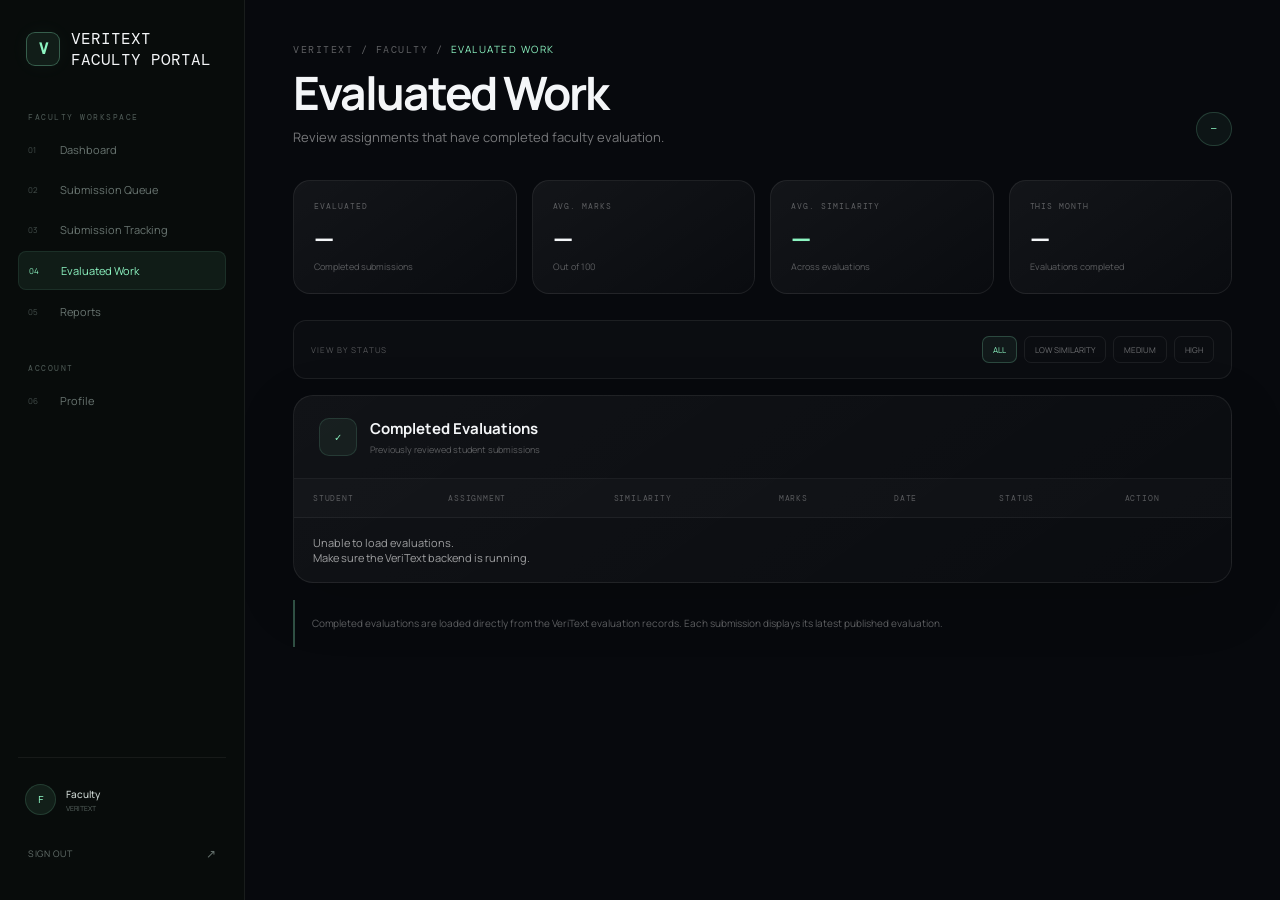
<file: frontend/faculty-evaluated.html>
<!DOCTYPE html>
<html lang="en">
<head>
    <meta charset="UTF-8">
    <meta name="viewport" content="width=device-width, initial-scale=1.0">

    <title>Evaluated Work | VeriText</title>

    <link rel="stylesheet" href="style.css">

    <link rel="preconnect" href="https://fonts.googleapis.com">
    <link rel="preconnect" href="https://fonts.gstatic.com" crossorigin>

    <link href="https://fonts.googleapis.com/css2?family=DM+Mono:wght@400;500&family=Manrope:wght@400;500;600;700;800&display=swap" rel="stylesheet">

    <style>
        /* =========================================
           FACULTY EVALUATED WORK
        ========================================== */

        .evaluated-page {
            min-height: 100vh;
            margin-left: 245px;
            padding: 42px 48px 70px;
        }

        .evaluated-header {
            display: flex;
            justify-content: space-between;
            align-items: flex-end;
            gap: 30px;
            margin-bottom: 34px;
        }

        .evaluated-breadcrumb {
            font-family: "DM Mono", monospace;
            font-size: 10px;
            letter-spacing: 0.15em;
            color: rgba(255,255,255,0.35);
            margin-bottom: 14px;
        }

        .evaluated-breadcrumb span {
            color: #8df5c2;
        }

        .evaluated-header h1 {
            margin: 0;
            font-size: clamp(30px, 4vw, 46px);
            letter-spacing: -0.045em;
            line-height: 1;
        }

        .evaluated-header p {
            margin: 12px 0 0;
            color: rgba(255,255,255,0.45);
            font-size: 13px;
        }

        .evaluated-count {
            padding: 10px 14px;
            border-radius: 999px;
            border: 1px solid rgba(141,245,194,0.18);
            background: rgba(141,245,194,0.05);
            color: #8df5c2;
            font-family: "DM Mono", monospace;
            font-size: 9px;
            letter-spacing: 0.08em;
            white-space: nowrap;
        }

        /* SUMMARY */

        .evaluated-summary {
            display: grid;
            grid-template-columns: repeat(4, 1fr);
            gap: 15px;
            max-width: 1180px;
            margin-bottom: 26px;
        }

        .summary-box {
            padding: 20px;
            border: 1px solid rgba(255,255,255,0.075);
            border-radius: 17px;
            background:
                linear-gradient(
                    145deg,
                    rgba(255,255,255,0.05),
                    rgba(255,255,255,0.015)
                );
        }

        .summary-box-label {
            font-family: "DM Mono", monospace;
            font-size: 8px;
            letter-spacing: 0.12em;
            color: rgba(255,255,255,0.32);
        }

        .summary-box-value {
            margin-top: 9px;
            font-size: 26px;
            font-weight: 700;
            letter-spacing: -0.04em;
        }

        .summary-box-value.green {
            color: #8df5c2;
        }

        .summary-box-sub {
            margin-top: 4px;
            color: rgba(255,255,255,0.32);
            font-size: 9px;
        }

        /* FILTER BAR */

        .filter-bar {
            max-width: 1180px;
            display: flex;
            justify-content: space-between;
            align-items: center;
            gap: 20px;
            margin-bottom: 16px;
            padding: 15px 17px;
            border: 1px solid rgba(255,255,255,0.07);
            border-radius: 13px;
            background: rgba(255,255,255,0.018);
        }

        .filter-label {
            font-family: "DM Mono", monospace;
            font-size: 8px;
            letter-spacing: 0.12em;
            color: rgba(255,255,255,0.3);
        }

        .filter-options {
            display: flex;
            gap: 7px;
        }

        .filter-button {
            border: 1px solid rgba(255,255,255,0.07);
            border-radius: 7px;
            padding: 7px 10px;
            background: transparent;
            color: rgba(255,255,255,0.4);
            font-family: "DM Mono", monospace;
            font-size: 8px;
            cursor: pointer;
            transition: 0.25s ease;
        }

        .filter-button:hover,
        .filter-button.active {
            border-color: rgba(141,245,194,0.22);
            background: rgba(141,245,194,0.05);
            color: #8df5c2;
        }

        /* TABLE */

        .evaluated-panel {
            max-width: 1180px;
            border: 1px solid rgba(255,255,255,0.075);
            border-radius: 20px;
            overflow: hidden;
            background:
                linear-gradient(
                    145deg,
                    rgba(255,255,255,0.045),
                    rgba(255,255,255,0.015)
                );
            box-shadow: 0 18px 60px rgba(0,0,0,0.15);
        }

        .panel-heading {
            display: flex;
            align-items: center;
            gap: 13px;
            padding: 22px 25px;
            border-bottom: 1px solid rgba(255,255,255,0.06);
        }

        .panel-icon {
            width: 38px;
            height: 38px;
            display: flex;
            align-items: center;
            justify-content: center;
            border-radius: 10px;
            background: rgba(141,245,194,0.055);
            border: 1px solid rgba(141,245,194,0.13);
            color: #8df5c2;
            font-family: "DM Mono", monospace;
            font-size: 11px;
        }

        .panel-heading h2 {
            margin: 0;
            font-size: 15px;
        }

        .panel-heading span {
            display: block;
            margin-top: 4px;
            color: rgba(255,255,255,0.32);
            font-size: 9px;
        }

        .evaluated-table {
            width: 100%;
            border-collapse: collapse;
        }

        .evaluated-table th {
            padding: 14px 19px;
            text-align: left;
            font-family: "DM Mono", monospace;
            font-size: 8px;
            font-weight: 400;
            letter-spacing: 0.1em;
            color: rgba(255,255,255,0.3);
            background: rgba(255,255,255,0.015);
            border-bottom: 1px solid rgba(255,255,255,0.055);
        }

        .evaluated-table td {
            padding: 17px 19px;
            border-bottom: 1px solid rgba(255,255,255,0.05);
            font-size: 11px;
            color: rgba(255,255,255,0.6);
        }

        .evaluated-table tbody tr {
    transition: background 0.25s ease;
}

        .evaluated-table tbody tr:hover {
            background: rgba(141,245,194,0.025);
        }

        .evaluated-table tbody tr:last-child td {
            border-bottom: none;
        }

        .student {
            color: rgba(255,255,255,0.88);
            font-weight: 600;
        }

        .assignment {
            color: rgba(255,255,255,0.74);
        }

        .assignment small {
            display: block;
            margin-top: 4px;
            color: rgba(255,255,255,0.3);
            font-size: 9px;
        }

        .similarity {
            font-family: "DM Mono", monospace;
        }

        .similarity.low {
            color: #8df5c2;
        }

        .similarity.medium {
            color: #f2d58a;
        }

        .similarity.high {
            color: #ff9b9b;
        }

        .marks {
            font-family: "DM Mono", monospace;
            color: rgba(255,255,255,0.8);
        }

        .completed-status {
            display: inline-flex;
            align-items: center;
            gap: 6px;
            padding: 6px 9px;
            border-radius: 999px;
            color: #8df5c2;
            background: rgba(141,245,194,0.06);
            border: 1px solid rgba(141,245,194,0.13);
            font-family: "DM Mono", monospace;
            font-size: 7px;
            letter-spacing: 0.05em;
        }

        .completed-status::before {
            content: "";
            width: 5px;
            height: 5px;
            border-radius: 50%;
            background: #8df5c2;
            box-shadow: 0 0 8px rgba(141,245,194,0.6);
        }

        .view-button {
            display: inline-flex;
            align-items: center;
            gap: 6px;
            padding: 8px 10px;
            border-radius: 8px;
            border: 1px solid rgba(255,255,255,0.08);
            background: transparent;
            color: rgba(255,255,255,0.58);
            text-decoration: none;
            font-family: "DM Mono", monospace;
            font-size: 7px;
            letter-spacing: 0.05em;
            transition: 0.25s ease;
        }

        .view-button:hover {
            color: #8df5c2;
            border-color: rgba(141,245,194,0.25);
            background: rgba(141,245,194,0.04);
        }

        .evaluated-note {
            max-width: 1180px;
            margin-top: 17px;
            padding: 15px 17px;
            border-left: 2px solid rgba(141,245,194,0.3);
            color: rgba(255,255,255,0.35);
            font-size: 10px;
            line-height: 1.7;
        }

        /* RESPONSIVE */

        @media (max-width: 1100px) {

            .evaluated-summary {
                grid-template-columns: repeat(2, 1fr);
            }

            .evaluated-panel {
                overflow-x: auto;
            }

            .evaluated-table {
                min-width: 900px;
            }
        }

        @media (max-width: 760px) {

            .evaluated-page {
                margin-left: 0;
                padding: 30px 22px 60px;
            }

            .evaluated-header {
                align-items: flex-start;
                flex-direction: column;
            }

            .filter-bar {
                align-items: flex-start;
                flex-direction: column;
            }
        }

        @media (max-width: 480px) {

            .evaluated-page {
                padding: 24px 16px 50px;
            }

            .evaluated-summary {
                grid-template-columns: 1fr;
            }

            .evaluated-header h1 {
                font-size: 32px;
            }
        }
    </style>
</head>

<body>

    <!-- =========================================
         FACULTY SIDEBAR
    ========================================== -->

    <aside class="sidebar">

        <div class="sidebar-brand">

            <div class="brand-mark">V</div>

            <div>
                <div class="brand-name">VERITEXT</div>
                <div class="brand-role">FACULTY PORTAL</div>
            </div>

        </div>


        <div class="sidebar-section">

            <span class="sidebar-label">
                FACULTY WORKSPACE
            </span>

            <a href="faculty-dashboard.html" class="sidebar-link">
                <span>01</span>
                Dashboard
            </a>

            <a href="faculty-dashboard.html#submission-queue" class="sidebar-link">
                <span>02</span>
                Submission Queue
            </a>

            <a href="faculty-roster.html" class="sidebar-link">
                <span>03</span>
                Submission Tracking
            </a>

            <a href="faculty-evaluated.html" class="sidebar-link active">
                <span>04</span>
                Evaluated Work
            </a>

            <a href="faculty-reports.html" class="sidebar-link">
                <span>05</span>
                Reports
            </a>

        </div>


        <div class="sidebar-section">

            <span class="sidebar-label">
                ACCOUNT
            </span>

            <a href="faculty-profile.html" class="sidebar-link">
                <span>06</span>
                Profile
            </a>

        </div>


        <div class="sidebar-bottom">

            <div class="student-mini">

                <div class="student-avatar">
                    F
                </div>

                <div>
                    <strong>Faculty</strong>
                    <span>VERITEXT</span>
                </div>

            </div>

            <a href="login.html" class="sign-out">
                SIGN OUT
                <span>↗</span>
            </a>

        </div>

    </aside>


    <!-- =========================================
         MAIN CONTENT
    ========================================== -->

    <main class="evaluated-page">

        <header class="evaluated-header">

            <div>

                <div class="evaluated-breadcrumb">
                    VERITEXT / FACULTY /
                    <span>EVALUATED WORK</span>
                </div>

                <h1>Evaluated Work</h1>

                <p>
                    Review assignments that have completed faculty evaluation.
                </p>

            </div>

            <div class="evaluated-count" id="evaluatedCount">
    —
</div>

        </header>


        <!-- =========================================
             SUMMARY
        ========================================== -->

          <section class="evaluated-summary">

    <div class="summary-box">
        <div class="summary-box-label">
            EVALUATED
        </div>

        <div class="summary-box-value" id="summaryEvaluated">
            —
        </div>

        <div class="summary-box-sub">
            Completed submissions
        </div>
    </div>


    <div class="summary-box">
        <div class="summary-box-label">
            AVG. MARKS
        </div>

        <div class="summary-box-value" id="summaryMarks">
            —
        </div>

        <div class="summary-box-sub">
            Out of 100
        </div>
    </div>


    <div class="summary-box">
        <div class="summary-box-label">
            AVG. SIMILARITY
        </div>

        <div class="summary-box-value green" id="summarySimilarity">
            —
        </div>

        <div class="summary-box-sub">
            Across evaluations
        </div>
    </div>


    <div class="summary-box">
        <div class="summary-box-label">
            THIS MONTH
        </div>

        <div class="summary-box-value" id="summaryThisMonth">
            —
        </div>

        <div class="summary-box-sub">
            Evaluations completed
        </div>
    </div>

</section>     

        <!-- =========================================
             FILTER BAR
        ========================================== -->

        <div class="filter-bar">

            <span class="filter-label">
                VIEW BY STATUS
            </span>

            <div class="filter-options">

                <button class="filter-button active" data-filter="all">
                    ALL
                </button>

                <button class="filter-button" data-filter="low">
                    LOW SIMILARITY
                </button>

                <button class="filter-button" data-filter="medium">
                    MEDIUM
                </button>

                <button class="filter-button" data-filter="high">
                    HIGH
                </button>

            </div>

        </div>


        <!-- =========================================
             EVALUATED TABLE
        ========================================== -->

        <section class="evaluated-panel">

            <div class="panel-heading">

                <div class="panel-icon">
                    ✓
                </div>

                <div>

                    <h2>Completed Evaluations</h2>

                    <span>
                        Previously reviewed student submissions
                    </span>

                </div>

            </div>


            <div>

                <table class="evaluated-table">

                    <thead>

                        <tr>
                            <th>STUDENT</th>
                            <th>ASSIGNMENT</th>
                            <th>SIMILARITY</th>
                            <th>MARKS</th>
                            <th>DATE</th>
                            <th>STATUS</th>
                            <th>ACTION</th>
                        </tr>

                    </thead>


                    <tbody id="evaluatedTableBody">

    <tr>
        <td colspan="7" class="loading-row">
            Loading evaluated submissions...
        </td>
    </tr>

</tbody>

                </table>

            </div>

        </section>

    <div class="evaluated-note">
    Completed evaluations are loaded directly from the VeriText
    evaluation records. Each submission displays its latest
    published evaluation.
</div>
           

    </main>


   <script>

const API_BASE =
    "http://127.0.0.1:8000";


document.addEventListener(
    "DOMContentLoaded",
    () => {

        loadEvaluatedSubmissions();

        setupFilters();

    }
);


/* =========================================================
   LOAD EVALUATIONS
========================================================= */

async function loadEvaluatedSubmissions() {

    const tableBody =
        document.getElementById(
            "evaluatedTableBody"
        );


    if (!tableBody) {
        return;
    }


    try {

        const response =
            await fetch(
                `${API_BASE}/api/evaluations`
            );


        if (!response.ok) {

            throw new Error(
                "Failed to load evaluations"
            );

        }


        const data =
            await response.json();


        if (
            !data.success ||
            !data.evaluations ||
            data.evaluations.length === 0
        ) {

            showEmptyState();

            updateSummary([]);

            return;

        }


        /* =========================================
           GET LATEST EVALUATION FOR EACH SUBMISSION
        ========================================= */

        const latestEvaluations = {};


        data.evaluations.forEach(
            evaluation => {

                const submissionId =
                    Number(
                        evaluation.submission_id
                    );


                const existing =
                    latestEvaluations[
                        submissionId
                    ];


                if (
                    !existing ||
                    new Date(
                        evaluation.evaluated_at || 0
                    ) >
                    new Date(
                        existing.evaluated_at || 0
                    )
                ) {

                    latestEvaluations[
                        submissionId
                    ] = evaluation;

                }

            }
        );


        const evaluations =
            Object.values(
                latestEvaluations
            )
            .sort(
                (a, b) =>
                    new Date(
                        b.evaluated_at || 0
                    ) -
                    new Date(
                        a.evaluated_at || 0
                    )
            );


        /* =========================================
           RENDER TABLE
        ========================================= */

        tableBody.innerHTML = "";


        evaluations.forEach(
            evaluation => {

                const similarity =
                    Number(
                        evaluation.similarity_percentage
                    ) || 0;


                let similarityClass =
                    "low";


                if (
                    similarity >= 40 &&
                    similarity < 70
                ) {

                    similarityClass =
                        "medium";

                }


                if (
                    similarity >= 70
                ) {

                    similarityClass =
                        "high";

                }


                const marks =
                    evaluation.marks !== null &&
                    evaluation.marks !== undefined

                        ? Number(
                            evaluation.marks
                        )

                        : 0;


                const date =
                    evaluation.evaluated_at

                        ? new Date(
                            evaluation.evaluated_at
                        ).toLocaleDateString(
                            "en-US",
                            {
                                month: "short",
                                day: "numeric",
                                year: "numeric"
                            }
                        )

                        : "—";


                const row =
                    document.createElement(
                        "tr"
                    );


                row.dataset.level =
                    similarityClass;


                row.innerHTML = `

                    <td>

                        <div class="student">

                            ${escapeHtml(
                                evaluation.student_name
                            )}

                        </div>

                    </td>


                    <td>

                        <div class="assignment">

                            ${escapeHtml(
                                evaluation.assignment_title
                            )}

                            <small>

                                ${escapeHtml(
                                    evaluation.subject
                                )}

                            </small>

                        </div>

                    </td>


                    <td>

                        <span
                            class="similarity ${similarityClass}"
                        >
                            ${similarity.toFixed(1)}%
                        </span>

                    </td>


                    <td>

                        <span class="marks">

                            ${marks.toFixed(1)}/100

                        </span>

                    </td>


                    <td>

                        ${date}

                    </td>


                    <td>

                        <span class="completed-status">
                            COMPLETED
                        </span>

                    </td>


                    <td>

                        <a
                            href="faculty-report-view.html?submission_id=${evaluation.submission_id}"
                            class="view-button"
                        >
                            VIEW →
                        </a>

                    </td>

                `;


                tableBody.appendChild(
                    row
                );

            }
        );


        updateSummary(
            evaluations
        );


        updateCompletedCount(
            evaluations.length
        );


        setupFilters();

    }


    catch (error) {

        console.error(
            "Unable to load evaluated submissions:",
            error
        );


        tableBody.innerHTML = `

            <tr>

                <td
                    colspan="7"
                    class="loading-row"
                >

                    Unable to load evaluations.

                    <br>

                    Make sure the VeriText backend
                    is running.

                </td>

            </tr>

        `;

    }

}


/* =========================================================
   EMPTY STATE
========================================================= */

function showEmptyState() {

    const tableBody =
        document.getElementById(
            "evaluatedTableBody"
        );


    if (!tableBody) {
        return;
    }


    tableBody.innerHTML = `

        <tr>

            <td
                colspan="7"
                class="loading-row"
            >

                No evaluated submissions yet.

            </td>

        </tr>

    `;


    updateCompletedCount(0);

}


/* =========================================================
   SUMMARY
========================================================= */

function updateSummary(
    evaluations
) {

    const evaluatedElement =
        document.getElementById(
            "summaryEvaluated"
        );


    const marksElement =
        document.getElementById(
            "summaryMarks"
        );


    const similarityElement =
        document.getElementById(
            "summarySimilarity"
        );


    const monthElement =
        document.getElementById(
            "summaryThisMonth"
        );


    if (!evaluations.length) {

        if (evaluatedElement)
            evaluatedElement.textContent = "0";

        if (marksElement)
            marksElement.textContent = "0.0";

        if (similarityElement)
            similarityElement.textContent = "0.0%";

        if (monthElement)
            monthElement.textContent = "0";

        return;

    }


    /* =========================================
       AVERAGE MARKS
    ========================================= */

    const marksValues =
        evaluations
            .map(
                evaluation =>
                    Number(
                        evaluation.marks
                    )
            )
            .filter(
                value =>
                    Number.isFinite(value)
            );


    const averageMarks =
        marksValues.length

            ? marksValues.reduce(
                (sum, value) =>
                    sum + value,
                0
            ) / marksValues.length

            : 0;


    /* =========================================
       AVERAGE SIMILARITY
    ========================================= */

    const similarityValues =
        evaluations
            .map(
                evaluation =>
                    Number(
                        evaluation.similarity_percentage
                    )
            )
            .filter(
                value =>
                    Number.isFinite(value)
            );


    const averageSimilarity =
        similarityValues.length

            ? similarityValues.reduce(
                (sum, value) =>
                    sum + value,
                0
            ) / similarityValues.length

            : 0;


    /* =========================================
       THIS MONTH
    ========================================= */

    const now =
        new Date();


    const currentMonth =
        now.getMonth();


    const currentYear =
        now.getFullYear();


    const thisMonth =
        evaluations.filter(
            evaluation => {

                if (
                    !evaluation.evaluated_at
                ) {
                    return false;
                }


                const date =
                    new Date(
                        evaluation.evaluated_at
                    );


                return (
                    date.getMonth() ===
                    currentMonth
                    &&
                    date.getFullYear() ===
                    currentYear
                );

            }
        ).length;


    /* =========================================
       UPDATE UI
    ========================================= */

    if (evaluatedElement) {

        evaluatedElement.textContent =
            evaluations.length;

    }


    if (marksElement) {

        marksElement.textContent =
            averageMarks.toFixed(1);

    }


    if (similarityElement) {

        similarityElement.textContent =
            `${averageSimilarity.toFixed(1)}%`;

    }


    if (monthElement) {

        monthElement.textContent =
            thisMonth;

    }

}


/* =========================================================
   COMPLETED COUNT
========================================================= */

function updateCompletedCount(
    count
) {

    const countElement =
        document.getElementById(
            "evaluatedCount"
        );


    if (countElement) {

        countElement.textContent =
            `${count} COMPLETED`;

    }

}


/* =========================================================
   FILTER SYSTEM
========================================================= */

function setupFilters() {

    const filterButtons =
        document.querySelectorAll(
            ".filter-button"
        );


    filterButtons.forEach(
        button => {

            button.onclick = () => {

                filterButtons.forEach(
                    item => {

                        item.classList.remove(
                            "active"
                        );

                    }
                );


                button.classList.add(
                    "active"
                );


                const filter =
                    button.dataset.filter;


                const rows =
                    document.querySelectorAll(
                        "#evaluatedTableBody tr"
                    );


                rows.forEach(
                    row => {

                        if (
                            !row.dataset.level
                        ) {

                            row.style.display =
                                "";

                            return;

                        }


                        row.style.display =
                            (
                                filter === "all" ||
                                row.dataset.level === filter
                            )
                                ? ""
                                : "none";

                    }
                );

            };

        }
    );

}


/* =========================================================
   HTML ESCAPE
========================================================= */

function escapeHtml(
    value
) {

    const div =
        document.createElement(
            "div"
        );


    div.textContent =
        value ?? "";


    return div.innerHTML;

}

</script>
</body>
</html>
</file>
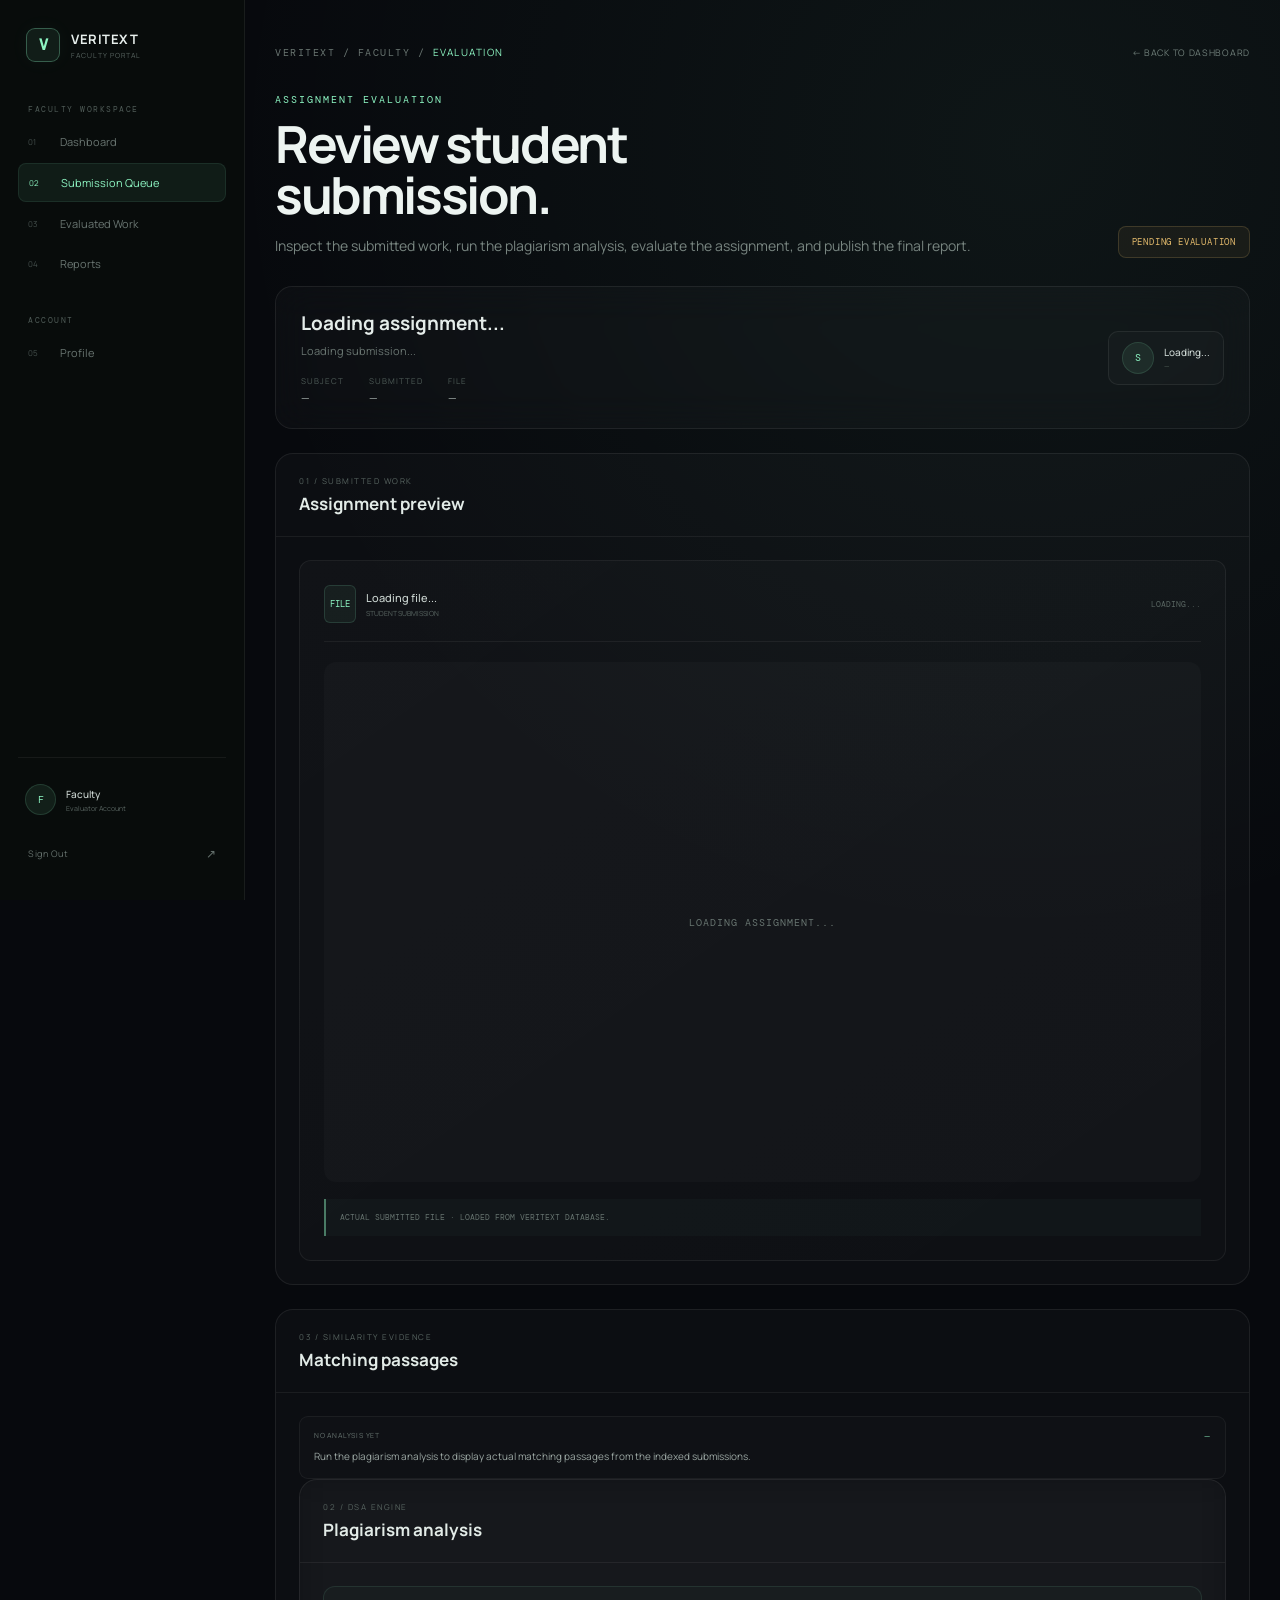
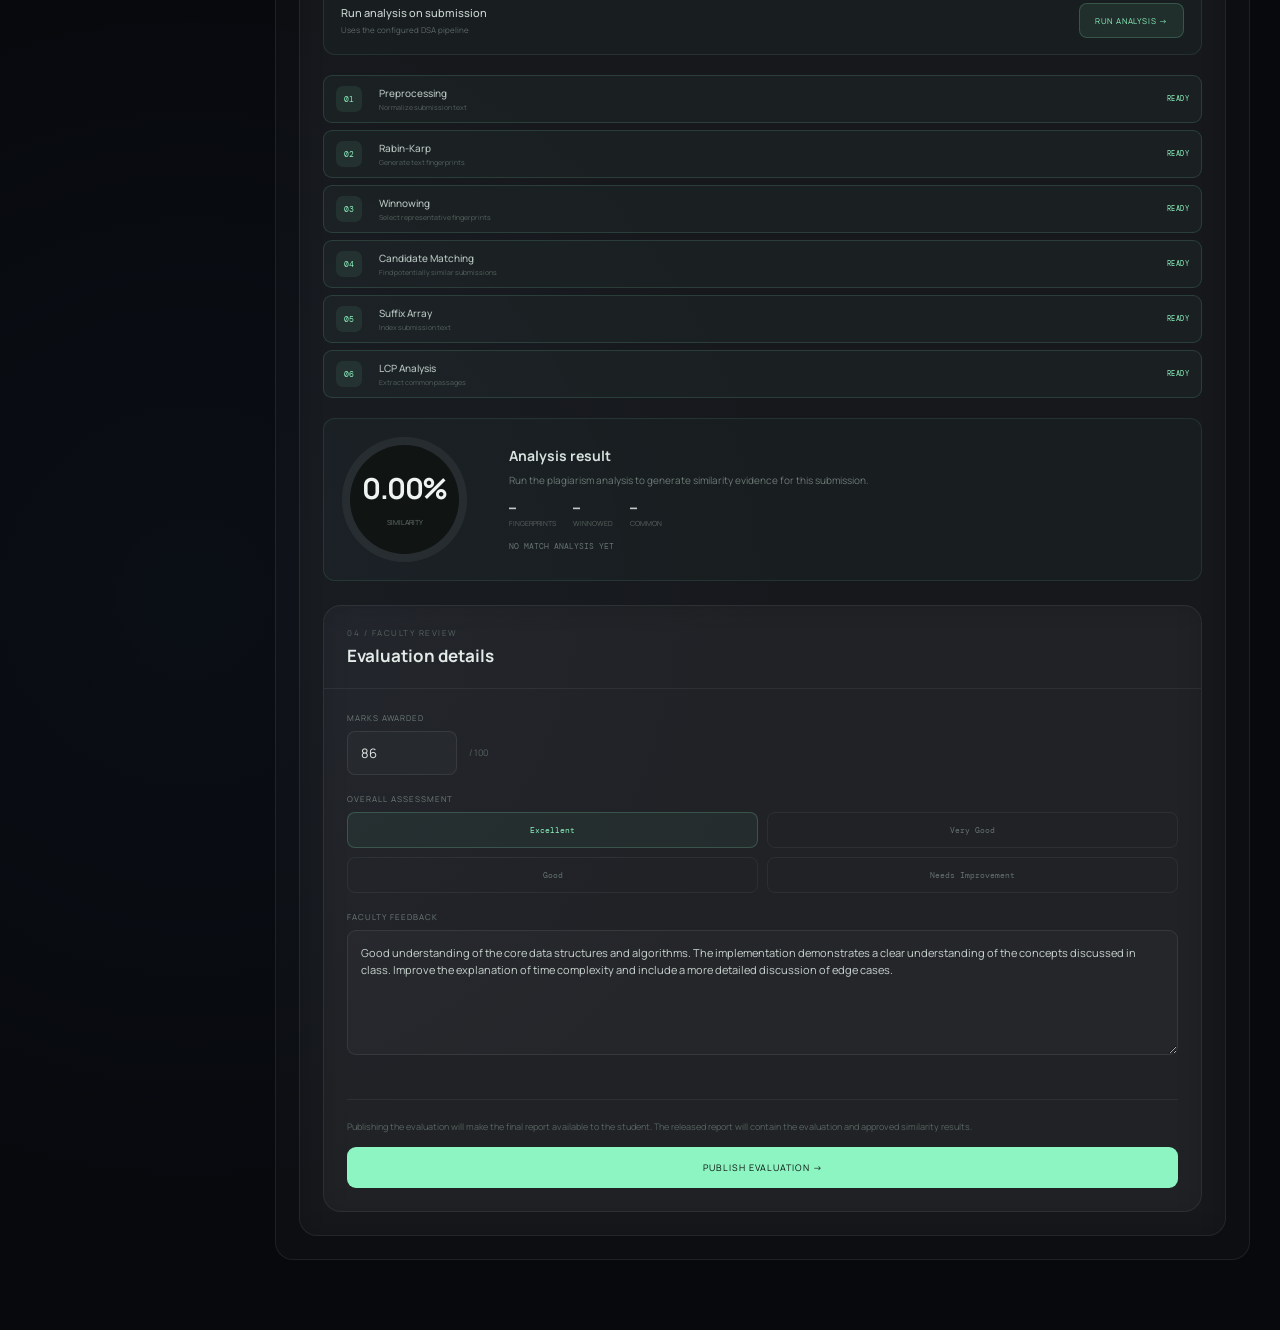
<file: frontend/faculty-evaluation.html>
<!DOCTYPE html>
<html lang="en">
<head>
    <meta charset="UTF-8">
    <meta name="viewport" content="width=device-width, initial-scale=1.0">

    <title>Evaluate Submission | VeriText</title>

    <link rel="stylesheet" href="style.css">
    <link rel="preconnect" href="https://fonts.googleapis.com">
<link rel="preconnect" href="https://fonts.gstatic.com" crossorigin>

<link href="https://fonts.googleapis.com/css2?family=Manrope:wght@400;500;600;700;800&family=DM+Mono:wght@400;500&display=swap" rel="stylesheet">
    <style>
        /* =========================================================
           FACULTY EVALUATION PAGE
        ========================================================= */

        .evaluation-page {
            min-height: 100vh;
            background:
                radial-gradient(circle at 80% 5%, rgba(141, 245, 194, 0.055), transparent 27%),
                radial-gradient(circle at 15% 75%, rgba(100, 180, 255, 0.035), transparent 25%);
        }

        .evaluation-main {
    margin-left: 245px;
    padding: 45px 30px 70px;
    width: calc(100% - 245px);
    box-sizing: border-box;
}

        /* TOP BAR */

        .evaluation-topbar {
            display: flex;
            justify-content: space-between;
            align-items: center;
            gap: 20px;
            margin-bottom: 34px;
        }

        .evaluation-breadcrumb {
            color: #697571;
            font-family: "DM Mono", monospace;
            font-size: 10px;
            letter-spacing: 1.5px;
            text-transform: uppercase;
        }

        .evaluation-breadcrumb span {
            color: #8df5c2;
        }

        .back-dashboard {
            color: #71807b;
            text-decoration: none;
            font-family: "DM Mono", monospace;
            font-size: 9px;
            letter-spacing: 0.7px;
            transition: 0.25s ease;
        }

        .back-dashboard:hover {
            color: #8df5c2;
        }

        /* HEADER */

        .evaluation-header {
            display: flex;
            justify-content: space-between;
            align-items: flex-end;
            gap: 30px;
            margin-bottom: 28px;
        }

        .evaluation-label {
            color: #8df5c2;
            font-family: "DM Mono", monospace;
            font-size: 10px;
            letter-spacing: 2px;
            text-transform: uppercase;
            margin-bottom: 12px;
        }

        .evaluation-header h1 {
            margin: 0;
            color: #edf4f1;
            font-size: clamp(34px, 4vw, 52px);
            line-height: 1;
            letter-spacing: -2.4px;
        }

        .evaluation-header p {
            max-width: 700px;
            margin: 14px 0 0;
            color: #788580;
            font-size: 14px;
            line-height: 1.7;
        }

        .submission-status {
            padding: 9px 13px;
            border: 1px solid rgba(240, 198, 116, 0.17);
            border-radius: 8px;
            background: rgba(240, 198, 116, 0.055);
            color: #e3ba6c;
            font-family: "DM Mono", monospace;
            font-size: 9px;
            letter-spacing: 0.8px;
            white-space: nowrap;
        }

        /* ASSIGNMENT INFO */

        .assignment-info-card {
            display: grid;
            grid-template-columns: 1fr auto;
            align-items: center;
            gap: 25px;

            padding: 23px 25px;
            margin-bottom: 24px;

            border: 1px solid rgba(255, 255, 255, 0.07);
            border-radius: 17px;

            background: rgba(255, 255, 255, 0.025);
            backdrop-filter: blur(18px);
        }

        .assignment-info-card h2 {
            margin: 0 0 7px;
            color: #e4ece9;
            font-size: 19px;
        }

        .assignment-subtitle {
            color: #697571;
            font-size: 11px;
        }

        .assignment-meta {
            display: flex;
            gap: 25px;
            flex-wrap: wrap;
            margin-top: 17px;
        }

        .assignment-meta-item {
            display: flex;
            flex-direction: column;
            gap: 4px;
        }

        .assignment-meta-item span:first-child {
            color: #4f5c58;
            font-family: "DM Mono", monospace;
            font-size: 8px;
            letter-spacing: 1px;
            text-transform: uppercase;
        }

        .assignment-meta-item span:last-child {
            color: #aab5b1;
            font-size: 11px;
        }

        .student-chip {
            display: flex;
            align-items: center;
            gap: 10px;

            padding: 10px 13px;

            border: 1px solid rgba(255, 255, 255, 0.07);
            border-radius: 10px;

            background: rgba(255, 255, 255, 0.02);
        }

        .student-chip-avatar {
            width: 32px;
            height: 32px;

            display: flex;
            align-items: center;
            justify-content: center;

            border-radius: 50%;

            background: rgba(141, 245, 194, 0.08);
            border: 1px solid rgba(141, 245, 194, 0.13);

            color: #8df5c2;
            font-family: "DM Mono", monospace;
            font-size: 10px;
        }

        .student-chip strong {
            display: block;
            color: #cdd7d3;
            font-size: 10px;
            font-weight: 500;
        }

        .student-chip span {
            display: block;
            margin-top: 3px;
            color: #596560;
            font-family: "DM Mono", monospace;
            font-size: 7px;
        }

        /* MAIN GRID */

      
        .evaluation-grid {
    display: grid;
    grid-template-columns: 1fr;
    gap: 24px;
    width: 100%;
    align-items: start;
}

.evaluation-grid > div {
    width: 100%;
    min-width: 0;
}

        .evaluation-card {
            overflow: hidden;

            border: 1px solid rgba(255, 255, 255, 0.07);
            border-radius: 18px;

            background: rgba(255, 255, 255, 0.025);
            backdrop-filter: blur(18px);
        }

        .evaluation-card-heading {
            padding: 21px 23px;
            border-bottom: 1px solid rgba(255, 255, 255, 0.06);
        }

        .evaluation-card-heading span {
            display: block;
            margin-bottom: 6px;

            color: #596662;
            font-family: "DM Mono", monospace;
            font-size: 8px;
            letter-spacing: 1.5px;
            text-transform: uppercase;
        }

        .evaluation-card-heading h2 {
            margin: 0;
            color: #e2ebe7;
            font-size: 17px;
        }

        .evaluation-card-body {
            padding: 23px;
        }

        /* SUBMISSION PREVIEW */

        .document-preview {
            min-height: 340px;

            padding: 24px;

            border: 1px solid rgba(255, 255, 255, 0.06);
            border-radius: 12px;

            background:
                linear-gradient(
                    145deg,
                    rgba(255, 255, 255, 0.025),
                    rgba(255, 255, 255, 0.012)
                );
        }

        .document-top {
            display: flex;
            justify-content: space-between;
            align-items: center;

            padding-bottom: 18px;
            margin-bottom: 20px;

            border-bottom: 1px solid rgba(255, 255, 255, 0.06);
        }

        .document-file {
            display: flex;
            align-items: center;
            gap: 10px;
        }

        .file-icon {
            width: 32px;
            height: 38px;

            display: flex;
            align-items: center;
            justify-content: center;

            border: 1px solid rgba(141, 245, 194, 0.14);
            border-radius: 6px;

            color: #8df5c2;
            font-family: "DM Mono", monospace;
            font-size: 9px;

            background: rgba(141, 245, 194, 0.05);
        }

        .document-file strong {
            display: block;
            color: #cbd5d1;
            font-size: 11px;
            font-weight: 500;
        }

        .document-file span {
            display: block;
            margin-top: 4px;
            color: #596662;
            font-family: "DM Mono", monospace;
            font-size: 7px;
        }

        .document-page {
            color: #596662;
            font-family: "DM Mono", monospace;
            font-size: 8px;
        }

        .document-text {
            color: #788580;
            font-size: 12px;
            line-height: 1.9;
        }

        .document-text p {
            margin: 0 0 17px;
        }

        .document-text .highlight {
            padding: 2px 4px;
            border-radius: 3px;

            color: #a9eecb;
            background: rgba(141, 245, 194, 0.09);

            box-shadow: inset 0 -1px 0 rgba(141, 245, 194, 0.22);
        }

        .preview-note {
            margin-top: 17px;
            padding: 12px 14px;

            border-left: 2px solid rgba(141, 245, 194, 0.45);

            color: #66736f;
            background: rgba(141, 245, 194, 0.025);

            font-family: "DM Mono", monospace;
            font-size: 8px;
            line-height: 1.6;
        }

        /* ANALYSIS */

        .analysis-control {
            display: flex;
            justify-content: space-between;
            align-items: center;
            gap: 20px;

            padding: 16px 17px;
            margin-bottom: 20px;

            border: 1px solid rgba(141, 245, 194, 0.1);
            border-radius: 12px;

            background: rgba(141, 245, 194, 0.025);
        }

        .analysis-control strong {
            display: block;
            color: #cbd6d2;
            font-size: 11px;
            font-weight: 500;
        }

        .analysis-control span {
            display: block;
            margin-top: 4px;
            color: #5e6b67;
            font-family: "DM Mono", monospace;
            font-size: 8px;
        }

        .run-analysis {
            border: 1px solid rgba(141, 245, 194, 0.2);
            background: rgba(141, 245, 194, 0.08);
            color: #8df5c2;

            padding: 11px 15px;
            border-radius: 8px;

            font-family: "DM Mono", monospace;
            font-size: 8px;
            letter-spacing: 0.8px;

            cursor: pointer;
            white-space: nowrap;

            transition: 0.3s ease;
        }

        .run-analysis:hover {
            background: rgba(141, 245, 194, 0.14);
            transform: translateY(-2px);
        }

        .run-analysis.running {
            opacity: 0.7;
            pointer-events: none;
        }

        /* PIPELINE */

        .analysis-pipeline {
            display: flex;
            flex-direction: column;
            gap: 7px;
            margin-bottom: 20px;
        }

        .analysis-stage {
            display: grid;
            grid-template-columns: 31px 1fr auto;
            align-items: center;
            gap: 12px;

            padding: 10px 12px;

            border: 1px solid rgba(255, 255, 255, 0.045);
            border-radius: 9px;

            background: rgba(255, 255, 255, 0.015);

            transition: 0.3s ease;
        }

        .analysis-stage.active {
            border-color: rgba(141, 245, 194, 0.14);
            background: rgba(141, 245, 194, 0.035);
        }

        .stage-number {
            width: 26px;
            height: 26px;

            display: flex;
            align-items: center;
            justify-content: center;

            border-radius: 7px;

            color: #57635f;
            background: rgba(255, 255, 255, 0.03);

            font-family: "DM Mono", monospace;
            font-size: 8px;
        }

        .analysis-stage.active .stage-number {
            color: #8df5c2;
            background: rgba(141, 245, 194, 0.08);
        }

        .stage-info strong {
            display: block;
            color: #b8c4c0;
            font-size: 10px;
            font-weight: 500;
        }

        .stage-info span {
            display: block;
            margin-top: 3px;
            color: #56625e;
            font-family: "DM Mono", monospace;
            font-size: 7px;
        }

        .stage-status {
            color: #56625e;
            font-family: "DM Mono", monospace;
            font-size: 7px;
            letter-spacing: 0.5px;
        }

        .analysis-stage.active .stage-status {
            color: #8df5c2;
        }

        /* RESULT */

        .analysis-result {
            display: grid;
            grid-template-columns: 145px 1fr;
            gap: 22px;
            align-items: center;

            padding: 18px;

            border: 1px solid rgba(141, 245, 194, 0.1);
            border-radius: 12px;

            background: rgba(141, 245, 194, 0.025);
        }

        .similarity-circle {
            width: 125px;
            height: 125px;

            display: flex;
            align-items: center;
            justify-content: center;

            position: relative;

            border-radius: 50%;

            background:
                conic-gradient(
                    #8df5c2 0deg 0deg,
        rgba(255, 255, 255, 0.06) 0deg 360deg
                );
        }

        .similarity-circle::before {
            content: "";
            position: absolute;
            inset: 8px;
            border-radius: 50%;
            background: #101513;
        }

        .similarity-score {
            position: relative;
            z-index: 1;
            text-align: center;
        }

        .similarity-score strong {
            display: block;
            color: #edf4f1;
            font-size: 29px;
            letter-spacing: -1.5px;
        }

        .similarity-score span {
            color: #65716d;
            font-family: "DM Mono", monospace;
            font-size: 7px;
        }

        .result-info h3 {
            margin: 0 0 7px;
            color: #d7e1dd;
            font-size: 14px;
        }

        .result-info p {
            margin: 0;
            color: #6e7b76;
            font-size: 10px;
            line-height: 1.65;
        }

        .result-stats {
            display: flex;
            gap: 17px;
            margin-top: 14px;
        }

        .result-stat strong {
            display: block;
            color: #bfcac6;
            font-family: "DM Mono", monospace;
            font-size: 11px;
        }

        .result-stat span {
            display: block;
            margin-top: 3px;
            color: #596560;
            font-size: 7px;
        }

        /* MATCHING PASSAGES */

        .matching-list {
            display: flex;
            flex-direction: column;
            gap: 9px;
        }

        .matching-item {
            padding: 13px 14px;

            border: 1px solid rgba(255, 255, 255, 0.05);
            border-radius: 9px;

            background: rgba(255, 255, 255, 0.015);
        }

        .matching-item-top {
            display: flex;
            justify-content: space-between;
            gap: 15px;
            margin-bottom: 7px;
        }

        .matching-item-top span:first-child {
            color: #66736f;
            font-family: "DM Mono", monospace;
            font-size: 7px;
            letter-spacing: 0.8px;
        }

        .matching-percent {
            color: #8df5c2;
            font-family: "DM Mono", monospace;
            font-size: 8px;
        }

        .matching-text {
            color: #9ba7a3;
            font-size: 10px;
            line-height: 1.65;
        }

        .matching-text mark {
            color: #b9efd2;
            background: rgba(141, 245, 194, 0.08);
            border-radius: 2px;
            padding: 1px 2px;
        }

        /* EVALUATION FORM */

        .evaluation-form {
            display: flex;
            flex-direction: column;
            gap: 18px;
        }

        .form-field label {
            display: block;
            margin-bottom: 8px;

            color: #707d79;

            font-family: "DM Mono", monospace;
            font-size: 8px;
            letter-spacing: 1px;
            text-transform: uppercase;
        }

        .marks-row {
            display: flex;
            align-items: center;
            gap: 12px;
        }

        .marks-input {
            width: 110px;
            box-sizing: border-box;

            padding: 12px 13px;

            border: 1px solid rgba(255, 255, 255, 0.08);
            border-radius: 8px;

            outline: none;

            background: rgba(255, 255, 255, 0.025);

            color: #e0e9e5;

            font-family: "DM Mono", monospace;
            font-size: 13px;

            transition: 0.25s ease;
        }

        .marks-input:focus {
            border-color: rgba(141, 245, 194, 0.25);
        }

        .marks-total {
            color: #596560;
            font-family: "DM Mono", monospace;
            font-size: 9px;
        }

        .feedback-textarea {
            width: 100%;
            min-height: 125px;
            box-sizing: border-box;

            resize: vertical;

            padding: 13px;

            border: 1px solid rgba(255, 255, 255, 0.08);
            border-radius: 9px;

            outline: none;

            background: rgba(255, 255, 255, 0.025);

            color: #cbd5d1;

            font-family: "Manrope", sans-serif;
            font-size: 11px;
            line-height: 1.6;

            transition: 0.25s ease;
        }

        .feedback-textarea::placeholder {
            color: #4e5a56;
        }

        .feedback-textarea:focus {
            border-color: rgba(141, 245, 194, 0.22);
        }

        .evaluation-options {
            display: grid;
            grid-template-columns: repeat(2, 1fr);
            gap: 9px;
        }

        .evaluation-option {
            padding: 12px;

            border: 1px solid rgba(255, 255, 255, 0.06);
            border-radius: 8px;

            cursor: pointer;

            color: #687571;

            font-family: "DM Mono", monospace;
            font-size: 8px;

            text-align: center;

            transition: 0.25s ease;
        }

        .evaluation-option:hover {
            border-color: rgba(141, 245, 194, 0.15);
            color: #9aaba5;
        }

        .evaluation-option.selected {
            border-color: rgba(141, 245, 194, 0.2);
            color: #8df5c2;
            background: rgba(141, 245, 194, 0.05);
        }

        /* PUBLISH */

        .publish-area {
            margin-top: 21px;
            padding-top: 20px;
            border-top: 1px solid rgba(255, 255, 255, 0.06);
        }

        .publish-note {
            margin-bottom: 13px;
            color: #596662;
            font-size: 9px;
            line-height: 1.6;
        }

        .publish-button {
            width: 100%;

            padding: 14px;

            border: none;
            border-radius: 9px;

            background: #8df5c2;
            color: #08110d;

            font-family: "DM Mono", monospace;
            font-size: 9px;
            letter-spacing: 1px;

            cursor: pointer;

            transition: 0.3s ease;
        }

        .publish-button:hover {
            transform: translateY(-2px);
            box-shadow: 0 12px 30px rgba(141, 245, 194, 0.1);
        }

        /* REVEAL */

        .evaluation-reveal {
            opacity: 0;
            transform: translateY(17px);
            animation: evaluationReveal 0.7s ease forwards;
        }

        .evaluation-reveal:nth-child(2) {
            animation-delay: 0.08s;
        }

        .evaluation-reveal:nth-child(3) {
            animation-delay: 0.16s;
        }

        @keyframes evaluationReveal {
            to {
                opacity: 1;
                transform: translateY(0);
            }
        }

        /* RESPONSIVE */

       @media (max-width: 1100px) {

    .evaluation-main {
        margin-left: 220px;
        padding: 35px 30px 60px;
    }
}

        @media (max-width: 760px) {

            .evaluation-main {
                margin-left: 0;
                padding: 30px 20px 50px;
            }

            .evaluation-header {
                flex-direction: column;
                align-items: flex-start;
            }

            .assignment-info-card {
                grid-template-columns: 1fr;
            }

            .analysis-result {
                grid-template-columns: 1fr;
                justify-items: center;
                text-align: center;
            }

            .result-stats {
                justify-content: center;
            }

            .analysis-control {
                align-items: flex-start;
                flex-direction: column;
            }

            .run-analysis {
                width: 100%;
            }
        }

        @media (max-width: 480px) {

            .evaluation-main {
                padding: 25px 15px 40px;
            }

            .evaluation-header h1 {
                font-size: 36px;
            }

            .assignment-info-card,
            .evaluation-card-body {
                padding: 19px;
            }

            .assignment-meta {
                gap: 15px;
            }

            .evaluation-options {
                grid-template-columns: 1fr;
            }
        }
    </style>
</head>

<body>

<div class="evaluation-page">

    <!-- =====================================================
         SIDEBAR
    ====================================================== -->

    <aside class="sidebar">

        <div class="sidebar-brand">
            <div class="brand-mark">V</div>

            <div>
                <strong>VERITEXT</strong>
                <span>FACULTY PORTAL</span>
            </div>
        </div>

        <div class="sidebar-section">

            <span class="sidebar-label">FACULTY WORKSPACE</span>

            <a href="faculty-dashboard.html" class="sidebar-link">
                <span>01</span>
                Dashboard
            </a>

            <a href="#" class="sidebar-link active">
                <span>02</span>
                Submission Queue
            </a>

            <a href="#" class="sidebar-link">
                <span>03</span>
                Evaluated Work
            </a>

            <a href="#" class="sidebar-link">
                <span>04</span>
                Reports
            </a>

        </div>

        <div class="sidebar-section">

            <span class="sidebar-label">ACCOUNT</span>

            <a href="#" class="sidebar-link">
                <span>05</span>
                Profile
            </a>

        </div>

        <div class="sidebar-bottom">

            <div class="student-mini">

                <div class="student-avatar">F</div>

                <div>
                    <strong>Faculty</strong>
                    <span>Evaluator Account</span>
                </div>

            </div>

            <a href="login.html" class="sign-out">
                Sign Out
                <span>↗</span>
            </a>

        </div>

    </aside>


    <!-- =====================================================
         MAIN
    ====================================================== -->

    <main class="evaluation-main">

        <!-- TOP BAR -->

        <div class="evaluation-topbar">

            <div class="evaluation-breadcrumb">
                VERITEXT / FACULTY / <span>EVALUATION</span>
            </div>

            <a href="faculty-dashboard.html" class="back-dashboard">
                ← BACK TO DASHBOARD
            </a>

        </div>


        <!-- HEADER -->

        <section class="evaluation-header evaluation-reveal">

            <div>

                <div class="evaluation-label">
                    Assignment Evaluation
                </div>

                <h1>
                    Review student<br>
                    submission.
                </h1>

                <p>
                    Inspect the submitted work, run the plagiarism analysis,
                    evaluate the assignment, and publish the final report.
                </p>

            </div>

            <div class="submission-status">
                PENDING EVALUATION
            </div>

        </section>


        <!-- ASSIGNMENT INFO -->

        <section class="assignment-info-card evaluation-reveal">

    <div>

        <h2 id="assignmentTitle">
            Loading assignment...
        </h2>

        <div class="assignment-subtitle" id="assignmentId">
            Loading submission...
        </div>

        <div class="assignment-meta">

            <div class="assignment-meta-item">
                <span>Subject</span>
                <span id="assignmentSubject">
                    —
                </span>
            </div>

            <div class="assignment-meta-item">
                <span>Submitted</span>
                <span id="assignmentDate">
                    —
                </span>
            </div>

            <div class="assignment-meta-item">
                <span>File</span>
                <span id="assignmentFile">
                    —
                </span>
            </div>

        </div>

    </div>


    <div class="student-chip">

        <div class="student-chip-avatar">
            S
        </div>

        <div>
            <strong id="studentName">
                Loading...
            </strong>

            <span id="studentId">
                —
            </span>
        </div>

    </div>

</section>


        <!-- MAIN EVALUATION GRID -->

        <section class="evaluation-grid evaluation-reveal">


            <!-- =================================================
                 LEFT COLUMN
            ================================================== -->

            <div>


                <!-- SUBMISSION PREVIEW -->

                <div class="evaluation-card">

                    <div class="evaluation-card-heading">

                        <span>01 / Submitted Work</span>

                        <h2>
                            Assignment preview
                        </h2>

                    </div>

                    <div class="evaluation-card-body">

<div class="document-preview" id="documentPreview">

    <div class="document-top">

        <div class="document-file">

            <div class="file-icon" id="previewFileType">
                FILE
            </div>

            <div>

                <strong id="previewFileName">
                    Loading file...
                </strong>

                <span id="previewFileInfo">
                    STUDENT SUBMISSION
                </span>

            </div>

        </div>

        <div class="document-page" id="documentPage">
            LOADING...
        </div>

    </div>


    <div
        id="documentViewer"
        style="
            width:100%;
            min-height:520px;
            margin-top:20px;
            border-radius:12px;
            overflow:hidden;
            background:rgba(255,255,255,0.018);
        "
    >

        <div
            style="
                min-height:520px;
                display:flex;
                align-items:center;
                justify-content:center;
                color:#687571;
                font-family:'DM Mono',monospace;
                font-size:10px;
                letter-spacing:1px;
            "
        >
            LOADING ASSIGNMENT...
        </div>

    </div>


    <div class="preview-note">

        ACTUAL SUBMITTED FILE · LOADED FROM VERITEXT DATABASE.

    </div>

</div>

                    </div>

                </div>


                <!-- MATCHING PASSAGES -->

                <div class="evaluation-card" style="margin-top: 24px;">

                    <div class="evaluation-card-heading">

                        <span>03 / Similarity Evidence</span>

                        <h2>
                            Matching passages
                        </h2>

                    </div>

                    <div class="evaluation-card-body">
                 <div class="matching-list" id="matchingList">

    <div class="matching-item">

        <div class="matching-item-top">
            <span>
                NO ANALYSIS YET
            </span>

            <span class="matching-percent">
                —
            </span>
        </div>

        <div class="matching-text">
            Run the plagiarism analysis to display
            actual matching passages from the indexed submissions.
        </div>

    </div>

</div>


            <!-- =================================================
                 RIGHT COLUMN
            ================================================== -->

            <div>


                <!-- ANALYSIS -->

                <div class="evaluation-card">

                    <div class="evaluation-card-heading">

                        <span>02 / DSA Engine</span>

                        <h2>
                            Plagiarism analysis
                        </h2>

                    </div>

                    <div class="evaluation-card-body">


                        <div class="analysis-control">

                            <div>

                                <strong>
                                    Run analysis on submission
                                </strong>

                                <span>
                                    Uses the configured DSA pipeline
                                </span>

                            </div>

                            <button
                                class="run-analysis"
                                id="runAnalysis"
                            >
                                RUN ANALYSIS →
                            </button>

                        </div>


                        <!-- PIPELINE -->

                        <div class="analysis-pipeline">

                            <div class="analysis-stage active">

                                <div class="stage-number">
                                    01
                                </div>

                                <div class="stage-info">
                                    <strong>Preprocessing</strong>
                                    <span>Normalize submission text</span>
                                </div>

                                <div class="stage-status">
                                    READY
                                </div>

                            </div>


                            <div class="analysis-stage active">

                                <div class="stage-number">
                                    02
                                </div>

                                <div class="stage-info">
                                    <strong>Rabin-Karp</strong>
                                    <span>Generate text fingerprints</span>
                                </div>

                                <div class="stage-status">
                                    READY
                                </div>

                            </div>


                            <div class="analysis-stage active">

                                <div class="stage-number">
                                    03
                                </div>

                                <div class="stage-info">
                                    <strong>Winnowing</strong>
                                    <span>Select representative fingerprints</span>
                                </div>

                                <div class="stage-status">
                                    READY
                                </div>

                            </div>


                            <div class="analysis-stage active">

                                <div class="stage-number">
                                    04
                                </div>

                                <div class="stage-info">
                                    <strong>Candidate Matching</strong>
                                    <span>Find potentially similar submissions</span>
                                </div>

                                <div class="stage-status">
                                    READY
                                </div>

                            </div>


                            <div class="analysis-stage active">

                                <div class="stage-number">
                                    05
                                </div>

                                <div class="stage-info">
                                    <strong>Suffix Array</strong>
                                    <span>Index submission text</span>
                                </div>

                                <div class="stage-status">
                                    READY
                                </div>

                            </div>


                            <div class="analysis-stage active">

                                <div class="stage-number">
                                    06
                                </div>

                                <div class="stage-info">
                                    <strong>LCP Analysis</strong>
                                    <span>Extract common passages</span>
                                </div>

                                <div class="stage-status">
                                    READY
                                </div>

                            </div>

                        </div>


                        <!-- RESULT -->

                        <div class="analysis-result">

    <div class="similarity-circle" id="similarityCircle">

        <div class="similarity-score">

            <strong id="similarityScore">
                0.00%
            </strong>

            <span>
                SIMILARITY
            </span>

        </div>

    </div>


    <div class="result-info">

        <h3>
            Analysis result
        </h3>

        <p id="analysisSummary">
            Run the plagiarism analysis to generate
            similarity evidence for this submission.
        </p>

        <div class="result-stats">

            <div class="result-stat">

                <strong id="fingerprintCount">
                    —
                </strong>

                <span>
                    FINGERPRINTS
                </span>

            </div>


            <div class="result-stat">

                <strong id="winnowedCount">
                    —
                </strong>

                <span>
                    WINNOWED
                </span>

            </div>


            <div class="result-stat">

                <strong id="commonFingerprintCount">
                    —
                </strong>

                <span>
                    COMMON
                </span>

            </div>

        </div>

        <div
            id="matchedSubmission"
            style="
                margin-top:12px;
                color:#687571;
                font-family:'DM Mono',monospace;
                font-size:8px;
                line-height:1.5;
            "
        >
            NO MATCH ANALYSIS YET
        </div>

    </div>

</div>

                <!-- FACULTY EVALUATION -->

                <div class="evaluation-card" style="margin-top: 24px;">

                    <div class="evaluation-card-heading">

                        <span>04 / Faculty Review</span>

                        <h2>
                            Evaluation details
                        </h2>

                    </div>

                    <div class="evaluation-card-body">

                        <div class="evaluation-form">


                            <div class="form-field">

                                <label for="marks">
                                    Marks awarded
                                </label>

                                <div class="marks-row">

                                    <input
                                        type="number"
                                        id="marks"
                                        class="marks-input"
                                        min="0"
                                        max="100"
                                        value="86"
                                    >

                                    <span class="marks-total">
                                        / 100
                                    </span>

                                </div>

                            </div>


                            <div class="form-field">

                                <label>
                                    Overall assessment
                                </label>

                                <div class="evaluation-options">

                                    <div
                                        class="evaluation-option selected"
                                        data-value="Excellent"
                                    >
                                        Excellent
                                    </div>

                                    <div
                                        class="evaluation-option"
                                        data-value="Very Good"
                                    >
                                        Very Good
                                    </div>

                                    <div
                                        class="evaluation-option"
                                        data-value="Good"
                                    >
                                        Good
                                    </div>

                                    <div
                                        class="evaluation-option"
                                        data-value="Needs Improvement"
                                    >
                                        Needs Improvement
                                    </div>

                                </div>

                            </div>


                            <div class="form-field">

                                <label for="feedback">
                                    Faculty feedback
                                </label>

                                <textarea
                                    id="feedback"
                                    class="feedback-textarea"
                                    placeholder="Enter feedback for the student..."
                                >Good understanding of the core data structures and algorithms. The implementation demonstrates a clear understanding of the concepts discussed in class. Improve the explanation of time complexity and include a more detailed discussion of edge cases.</textarea>

                            </div>


                            <div class="publish-area">

                                <div class="publish-note">
                                    Publishing the evaluation will make the
                                    final report available to the student.
                                    The released report will contain the
                                    evaluation and approved similarity results.
                                </div>

                                <button
                                    class="publish-button"
                                    id="publishEvaluation"
                                >
                                    PUBLISH EVALUATION →
                                </button>

                            </div>

                        </div>

                    </div>

                </div>

            </div>

        </section>

    </main>

</div>

<script>

function escapeHtml(value) {
    const div = document.createElement("div");
    div.textContent = value ?? "";
    return div.innerHTML;
}


/* =====================================================
   ASSIGNMENT PREVIEW
===================================================== */

function loadAssignmentPreview(submission) {

    const fileName =
        submission.filename || "Assignment";

    const fileExtension =
        fileName.split(".").pop().toLowerCase();

    const fileType =
        document.getElementById("previewFileType");

    const previewFileName =
        document.getElementById("previewFileName");

    const previewFileInfo =
        document.getElementById("previewFileInfo");

    const documentPage =
        document.getElementById("documentPage");

    const viewer =
        document.getElementById("documentViewer");


    if (!viewer) {
        return;
    }


    if (previewFileName) {
        previewFileName.textContent =
            fileName;
    }


    if (previewFileInfo) {
        previewFileInfo.textContent =
            "STUDENT SUBMISSION · " +
            fileExtension.toUpperCase();
    }


    if (fileType) {
        fileType.textContent =
            fileExtension.toUpperCase();
    }


    const fileUrl =
        `http://127.0.0.1:8000/api/submissions/${submission.id}/file`;


    /* -----------------------------
       PDF
    ----------------------------- */

    if (fileExtension === "pdf") {

        if (documentPage) {
            documentPage.textContent =
                "FULL DOCUMENT";
        }


        viewer.innerHTML = `
            <iframe
                src="${fileUrl}"
                title="Submitted Assignment"
                style="
                    width:100%;
                    height:520px;
                    border:none;
                    display:block;
                    background:#ffffff;
                "
            ></iframe>
        `;

        return;
    }


    /* -----------------------------
       TXT
    ----------------------------- */

    if (fileExtension === "txt") {

        if (documentPage) {
            documentPage.textContent =
                "TEXT DOCUMENT";
        }


        viewer.innerHTML = `
            <div style="
                min-height:520px;
                display:flex;
                align-items:center;
                justify-content:center;
                color:#687571;
                font-family:'DM Mono',monospace;
                font-size:10px;
            ">
                LOADING DOCUMENT...
            </div>
        `;


        fetch(
            `http://127.0.0.1:8000/api/submissions/${submission.id}/content`
        )
            .then(response => {

                if (!response.ok) {
                    throw new Error(
                        `File request failed: ${response.status}`
                    );
                }

                return response.json();

            })
            .then(data => {

                if (!data.success) {
                    throw new Error(
                        data.message ||
                        "Unable to load document"
                    );
                }


                const text =
                    data.content;


                viewer.innerHTML = `
                    <pre
                        style="
                            margin:0;
                            padding:28px;
                            min-height:520px;
                            color:#aebbb6;
                            font-family:'DM Mono',monospace;
                            font-size:11px;
                            line-height:1.8;
                            white-space:pre-wrap;
                            overflow:auto;
                            box-sizing:border-box;
                        "
                    >${escapeHtml(text)}</pre>
                `;

            })
            .catch(error => {

                console.error(
                    "Unable to preview text file:",
                    error
                );


                viewer.innerHTML = `
                    <div style="
                        min-height:520px;
                        display:flex;
                        flex-direction:column;
                        align-items:center;
                        justify-content:center;
                        gap:10px;
                        color:#f0c674;
                        font-family:'DM Mono',monospace;
                        font-size:10px;
                        text-align:center;
                        padding:30px;
                        box-sizing:border-box;
                    ">

                        <div>
                            UNABLE TO LOAD DOCUMENT PREVIEW
                        </div>

                        <div style="
                            color:#687571;
                            font-size:9px;
                        ">
                            ${escapeHtml(error.message)}
                        </div>

                    </div>
                `;

            });


        return;
    }


    /* -----------------------------
       DOCX
    ----------------------------- */

    if (fileExtension === "docx") {

        if (documentPage) {
            documentPage.textContent =
                "WORD DOCUMENT";
        }


        viewer.innerHTML = `
            <div style="
                min-height:520px;
                display:flex;
                flex-direction:column;
                align-items:center;
                justify-content:center;
                gap:16px;
                text-align:center;
            ">

                <div style="
                    color:#8df5c2;
                    font-family:'DM Mono',monospace;
                    font-size:11px;
                ">
                    DOCX FILE READY
                </div>

                <div style="
                    color:#687571;
                    font-size:12px;
                ">
                    ${escapeHtml(fileName)}
                </div>

                <a
                    href="${fileUrl}"
                    target="_blank"
                    style="
                        padding:11px 16px;
                        border:1px solid rgba(141,245,194,0.2);
                        border-radius:8px;
                        color:#8df5c2;
                        text-decoration:none;
                        font-family:'DM Mono',monospace;
                        font-size:9px;
                        letter-spacing:1px;
                    "
                >
                    OPEN DOCUMENT →
                </a>

            </div>
        `;

        return;
    }


    /* -----------------------------
       Unsupported
    ----------------------------- */

    if (documentPage) {
        documentPage.textContent =
            "FILE";
    }


    viewer.innerHTML = `
        <div style="
            min-height:520px;
            display:flex;
            align-items:center;
            justify-content:center;
            color:#687571;
            font-family:'DM Mono',monospace;
            font-size:10px;
        ">
            PREVIEW NOT AVAILABLE FOR THIS FILE TYPE.
        </div>
    `;
}


/* =====================================================
   LOAD SUBMISSION
===================================================== */

async function loadSubmission(submissionId) {

    try {

        const response =
            await fetch(
                `http://127.0.0.1:8000/api/submissions/${submissionId}`
            );


        if (!response.ok) {
            throw new Error(
                "Failed to load submission"
            );
        }


        const data =
            await response.json();


        if (!data.success) {
            throw new Error(
                data.message ||
                "Submission not found"
            );
        }


        const submission =
            data.submission;


        const assignmentTitle =
            document.getElementById(
                "assignmentTitle"
            );

        if (assignmentTitle) {
            assignmentTitle.textContent =
                submission.assignment_title;
        }


        const assignmentId =
            document.getElementById(
                "assignmentId"
            );

        if (assignmentId) {
            assignmentId.textContent =
                "Submission ID: S-" +
                String(submission.id)
                    .padStart(4, "0");
        }


        const assignmentSubject =
            document.getElementById(
                "assignmentSubject"
            );

        if (assignmentSubject) {
            assignmentSubject.textContent =
                submission.subject;
        }


        const assignmentFile =
            document.getElementById(
                "assignmentFile"
            );

        if (assignmentFile) {
            assignmentFile.textContent =
                submission.filename;
        }


        const studentName =
            document.getElementById(
                "studentName"
            );

        if (studentName) {
            studentName.textContent =
                submission.student_name;
        }


        const studentId =
            document.getElementById(
                "studentId"
            );

        if (studentId) {
            studentId.textContent =
                "S-" +
                String(submission.id)
                    .padStart(4, "0");
        }


        const date =
            submission.submitted_at
                ? new Date(
                    submission.submitted_at
                ).toLocaleDateString(
                    "en-US",
                    {
                        month: "long",
                        day: "numeric",
                        year: "numeric"
                    }
                )
                : "—";


        const assignmentDate =
            document.getElementById(
                "assignmentDate"
            );

        if (assignmentDate) {
            assignmentDate.textContent =
                date;
        }


        loadAssignmentPreview(
            submission
        );


    } catch (error) {

        console.error(
            "Unable to load submission:",
            error
        );

        alert(
            "Unable to load submission: " +
            error.message
        );
    }
}


/* =====================================================
   RUN REAL PLAGIARISM ANALYSIS
===================================================== */

async function runPlagiarismAnalysis(
    submissionId
) {

    const response =
        await fetch(
            `http://127.0.0.1:8000/api/submissions/${submissionId}/analyze`,
            {
                method: "POST"
            }
        );


    if (!response.ok) {

        throw new Error(
            "Plagiarism analysis request failed."
        );
    }


    const result =
        await response.json();


    if (!result.success) {

        throw new Error(
            result.message ||
            "Plagiarism analysis failed."
        );
    }


    console.log(
        "REAL ANALYSIS RESULT:",
        result
    );


    return result;
}


/* =====================================================
   UPDATE ANALYSIS UI
===================================================== */

function displayAnalysisResult(
    result
) {

    const similarity =
        Number(
            result.similarity_percentage
        ) || 0;


    /* -----------------------------
       Similarity percentage
    ----------------------------- */

    const similarityScore =
        document.getElementById(
            "similarityScore"
        );

    if (similarityScore) {

        similarityScore.textContent =
            similarity.toFixed(2) + "%";
    }


    /* -----------------------------
       Similarity circle
    ----------------------------- */

    const circle =
        document.getElementById(
            "similarityCircle"
        ) ||
        document.querySelector(
            ".similarity-circle"
        );


    if (circle) {

        const degrees =
            Math.min(
                Math.max(
                    similarity,
                    0
                ),
                100
            ) * 3.6;


        circle.style.background =
            `conic-gradient(
                #8df5c2 0deg ${degrees}deg,
                rgba(255,255,255,0.06)
                ${degrees}deg 360deg
            )`;
    }


    /* -----------------------------
       Matched submission
    ----------------------------- */

    const matchedSubmission =
        result.matched_submission;


    const matchedElement =
        document.getElementById(
            "matchedSubmission"
        );


    if (matchedElement) {

        if (matchedSubmission) {

            matchedElement.textContent =
                `${matchedSubmission.assignment_title} · ` +
                `${matchedSubmission.student_name}`;

        } else {

            matchedElement.textContent =
                "No comparable submission found";
        }
    }


    /* -----------------------------
       Analysis summary
    ----------------------------- */

    const summaryElement =
        document.getElementById(
            "analysisSummary"
        );


    if (summaryElement) {

        if (matchedSubmission) {

            summaryElement.textContent =
                `The submission shows ` +
                `${similarity.toFixed(2)}% similarity ` +
                `with ` +
                `${matchedSubmission.assignment_title} ` +
                `submitted by ` +
                `${matchedSubmission.student_name}.`;

        } else {

            summaryElement.textContent =
                "No comparable submission was found in the indexed corpus.";
        }
    }


    /* -----------------------------
       Fingerprints
    ----------------------------- */

    const fingerprintElement =
        document.getElementById(
            "fingerprintCount"
        );

    if (fingerprintElement) {

        fingerprintElement.textContent =
            result.fingerprints_1 ?? 0;
    }


    /* -----------------------------
       Winnowed fingerprints
    ----------------------------- */

    const winnowedElement =
        document.getElementById(
            "winnowedCount"
        );

    if (winnowedElement) {

        winnowedElement.textContent =
            result.winnowed_1 ?? 0;
    }


    /* -----------------------------
       Common fingerprints
    ----------------------------- */

    const commonElement =
        document.getElementById(
            "commonFingerprintCount"
        );

    if (commonElement) {

        commonElement.textContent =
            result.common_fingerprints ?? 0;
    }


    /* -----------------------------
       Matching passages
    ----------------------------- */

    const passages =
        Array.isArray(
            result.common_passages
        )
            ? result.common_passages
            : [];


    console.log(
        "REAL MATCHING PASSAGES:",
        passages
    );


    const matchingList =
        document.getElementById(
            "matchingList"
        );


    if (!matchingList) {
        return;
    }


    if (passages.length === 0) {

        matchingList.innerHTML = `
            <div class="matching-item">

                <div class="matching-item-top">

                    <span>
                        NO COMMON PASSAGES
                    </span>

                    <span class="matching-percent">
                        0 MATCHES
                    </span>

                </div>

                <div class="matching-text">
                    No sufficiently long common passages
                    were detected between the submissions.
                </div>

            </div>
        `;


        return;
    }


    matchingList.innerHTML = "";


    passages.forEach(
        (passage, index) => {

            const passageText =
    typeof passage === "string"
        ? passage
        : (
            passage.submission_1_passage ||
            passage.submission_2_passage ||
            passage.text ||
            passage.passage ||
            passage.content ||
            ""
        );


            const passageLength =
    typeof passage === "object" && passage.length
        ? passage.length
        : passageText
            .trim()
            .split(/\s+/)
            .filter(Boolean)
            .length;


            const item =
                document.createElement(
                    "div"
                );


            item.className =
                "matching-item";


            item.innerHTML = `
                <div class="matching-item-top">

                    <span>
                        MATCH
                        ${String(index + 1)
                            .padStart(2, "0")}
                        · COMMON PASSAGE
                    </span>

                    <span class="matching-percent">
                        ${passageLength} WORDS
                    </span>

                </div>

                <div class="matching-text">
                    ${escapeHtml(
                        passageText
                    )}
                </div>
            `;


            matchingList.appendChild(
                item
            );
        }
    );
}


/* =====================================================
   PAGE INITIALIZATION
===================================================== */

document.addEventListener(
    "DOMContentLoaded",
    () => {

        let analyzedCommonPassages = [];


        const params =
            new URLSearchParams(
                window.location.search
            );


        const submissionId =
            params.get(
                "submission_id"
            );
        const facultyName = "Faculty";

        console.log(
            "CURRENT URL:",
            window.location.href
        );


        console.log(
            "SUBMISSION ID:",
            submissionId
        );


        if (!submissionId) {

            console.error(
                "No submission ID found in URL."
            );

            alert(
                "No submission selected."
            );

            return;
        }


        /* ==========================================
           LOAD SUBMISSION
        ========================================== */

        loadSubmission(
            submissionId
        );


        /* ==========================================
           RUN ANALYSIS BUTTON
        ========================================== */

        const runButton =
            document.getElementById(
                "runAnalysis"
            );


        if (runButton) {

            runButton.addEventListener(
                "click",
                async () => {

                    runButton.disabled =
                        true;

                    runButton.classList.add(
                        "running"
                    );

                    runButton.textContent =
                        "ANALYZING...";


                    try {

                        const result =
                            await runPlagiarismAnalysis(
                                submissionId
                            );


                        analyzedCommonPassages =
                            Array.isArray(
                                result.common_passages
                            )
                                ? result.common_passages
                                : [];


                        displayAnalysisResult(
                            result
                        );


                        runButton.textContent =
                            "ANALYSIS COMPLETE ✓";


                    } catch (error) {

                        console.error(
                            "Plagiarism analysis failed:",
                            error
                        );


                        alert(
                            "Unable to run plagiarism analysis: " +
                            error.message
                        );


                        runButton.textContent =
                            "RUN ANALYSIS →";


                    } finally {

                        runButton.disabled =
                            false;
                    }
                }
            );
        }


        /* ==========================================
           EVALUATION OPTIONS
        ========================================== */

        const options =
            document.querySelectorAll(
                ".evaluation-option"
            );


        options.forEach(
            option => {

                option.addEventListener(
                    "click",
                    () => {

                        options.forEach(
                            item => {

                                item.classList.remove(
                                    "selected"
                                );

                            }
                        );


                        option.classList.add(
                            "selected"
                        );
                    }
                );

            }
        );


        /* ==========================================
           PUBLISH EVALUATION
        ========================================== */

        const publishButton =
            document.getElementById(
                "publishEvaluation"
            );


        if (publishButton) {

            publishButton.addEventListener(
                "click",
                async () => {

                    const marks =
                        document
                            .getElementById(
                                "marks"
                            )
                            .value;


                    const feedback =
                        document
                            .getElementById(
                                "feedback"
                            )
                            .value
                            .trim();


                    if (!marks) {

                        alert(
                            "Please enter marks."
                        );

                        return;
                    }


                    if (!feedback) {

                        alert(
                            "Please enter faculty feedback."
                        );

                        return;
                    }


                    publishButton.disabled =
                        true;


                    publishButton.textContent =
                        "ANALYSING & PUBLISHING...";


                    try {

                        /* ==================================
                           ALWAYS RUN FRESH ANALYSIS
                        ================================== */

                        const analysisResult =
                            await runPlagiarismAnalysis(
                                submissionId
                            );


                        const similarityPercentage =
                            Number(
                                analysisResult
                                    .similarity_percentage
                            ) || 0;


                      const commonPassages =
    Array.isArray(analysisResult.common_passages)
        ? analysisResult.common_passages
        : [];
console.log("PASSAGES BEFORE SAVING:", commonPassages);
console.log("PASSAGE COUNT:", commonPassages.length);

console.log(
    "PASSAGES BEFORE SAVING:",
    commonPassages
);

if (commonPassages.length === 0) {
    console.warn(
        "No matching passages were returned by plagiarism analysis."
    );
}

console.log(
    "FINAL MATCHING PASSAGES:",
    commonPassages
);

console.log(
    "SAVING COMMON PASSAGES:",
    JSON.stringify(commonPassages)
);

console.log("FULL ANALYSIS RESULT:", analysisResult);
console.log("COMMON PASSAGES FROM ANALYSIS:", commonPassages);


                        analyzedCommonPassages =
                            commonPassages;


                        console.log(
                            "FINAL SIMILARITY:",
                            similarityPercentage
                        );


                        console.log(
                            "FINAL MATCHING PASSAGES:",
                            commonPassages
                        );
                        console.log(
    "SAVING COMMON PASSAGES:",
    JSON.stringify(commonPassages)
);

                        /* ==================================
                           SAVE EVALUATION
                        ================================== */

                        const response =
                            await fetch(
                                "http://127.0.0.1:8000/api/evaluations",
                                {
                                    method: "POST",

                                    headers: {
                                        "Content-Type":
                                            "application/json"
                                    },

                                    body: JSON.stringify({
    submission_id: submissionId,

    marks: marks,

    similarity_percentage: similarityPercentage,

    common_passages: JSON.stringify(commonPassages),

    feedback: feedback,

    faculty_name: facultyName,

    fingerprints_1: analysisResult.fingerprints_1 || 0,

    fingerprints_2: analysisResult.fingerprints_2 || 0,

    winnowed_1: analysisResult.winnowed_1 || 0,

    winnowed_2: analysisResult.winnowed_2 || 0,

    common_fingerprints:
        analysisResult.common_fingerprints || 0
})
});

                        const result =
                            await response.json();


                        console.log(
                            "EVALUATION RESPONSE:",
                            result
                        );


                        if (
                            !response.ok ||
                            !result.success
                        ) {

                            throw new Error(
                                result.message ||
                                "Failed to publish evaluation."
                            );
                        }


                        /* ==================================
                           SUCCESS
                        ================================== */

                        publishButton.textContent =
                            "EVALUATION PUBLISHED ✓";


                        publishButton.style.background =
                            "rgba(141, 245, 194, 0.18)";


                        publishButton.style.color =
                            "#8df5c2";


                    publishButton.textContent =
    "EVALUATION PUBLISHED ✓";

publishButton.style.background =
    "rgba(141, 245, 194, 0.18)";

publishButton.style.color =
    "#8df5c2";

window.location.href = "faculty-dashboard.html";

                    } catch (error) {

                        console.error(
                            "Evaluation publishing failed:",
                            error
                        );


                        alert(
                            "Unable to publish evaluation: " +
                            error.message
                        );


                        publishButton.disabled =
                            false;


                        publishButton.textContent =
                            "PUBLISH EVALUATION →";
                    }

                }
            );
        }

    }
);

</script>

      
 
</body>
</html>
</file>
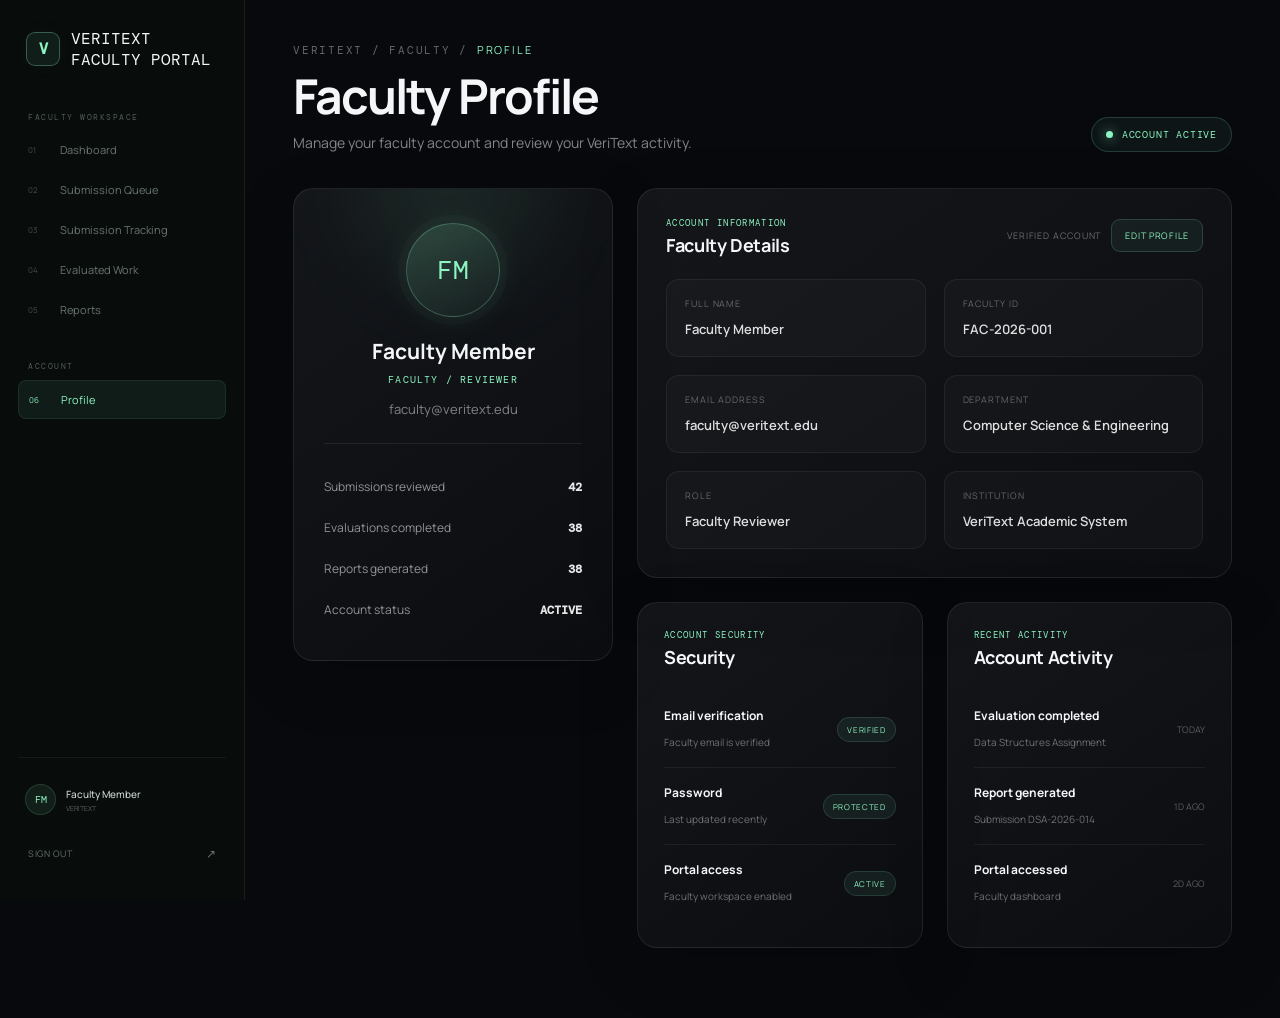
<file: frontend/faculty-profile.html>
<!DOCTYPE html>
<html lang="en">
<head>
    <meta charset="UTF-8">
    <meta name="viewport" content="width=device-width, initial-scale=1.0">

    <title>Faculty Profile | VeriText</title>

    <link rel="stylesheet" href="style.css">

    <link rel="preconnect" href="https://fonts.googleapis.com">
    <link rel="preconnect" href="https://fonts.gstatic.com" crossorigin>

    <link href="https://fonts.googleapis.com/css2?family=DM+Mono:wght@400;500&family=Manrope:wght@400;500;600;700;800&display=swap" rel="stylesheet">

    <style>
        /* =========================================
           FACULTY PROFILE
        ========================================= */

        .profile-page {
            min-height: 100vh;
            margin-left: 245px;
            padding: 42px 48px 70px;
        }

        .profile-header {
            display: flex;
            justify-content: space-between;
            align-items: flex-end;
            gap: 30px;
            margin-bottom: 36px;
        }

        .profile-breadcrumb {
            font-family: "DM Mono", monospace;
            font-size: 11px;
            letter-spacing: 0.16em;
            color: rgba(255,255,255,0.38);
            margin-bottom: 15px;
        }

        .profile-breadcrumb span {
            color: #8df5c2;
        }

        .profile-header h1 {
            margin: 0;
            font-size: clamp(30px, 4vw, 48px);
            letter-spacing: -0.04em;
            line-height: 1;
        }

        .profile-header p {
            margin: 13px 0 0;
            color: rgba(255,255,255,0.5);
            font-size: 14px;
        }

        .profile-status {
            display: inline-flex;
            align-items: center;
            gap: 9px;
            padding: 10px 14px;
            border: 1px solid rgba(141,245,194,0.18);
            border-radius: 999px;
            background: rgba(141,245,194,0.05);
            font-family: "DM Mono", monospace;
            font-size: 10px;
            letter-spacing: 0.08em;
            color: #8df5c2;
        }

        .profile-status-dot {
            width: 7px;
            height: 7px;
            border-radius: 50%;
            background: #8df5c2;
            box-shadow: 0 0 12px rgba(141,245,194,0.7);
        }

        .profile-layout {
            display: grid;
            grid-template-columns: 320px minmax(0, 1fr);
            gap: 24px;
            max-width: 1180px;
        }

        .profile-card,
        .details-card,
        .security-card,
        .activity-card {
            border: 1px solid rgba(255,255,255,0.08);
            background:
                linear-gradient(
                    145deg,
                    rgba(255,255,255,0.055),
                    rgba(255,255,255,0.018)
                );
            border-radius: 20px;
            box-shadow: 0 18px 60px rgba(0,0,0,0.18);
        }

        /* LEFT PROFILE CARD */

        .profile-card {
            padding: 30px;
            text-align: center;
            height: fit-content;
            position: relative;
            overflow: hidden;
        }

        .profile-card::before {
            content: "";
            position: absolute;
            width: 180px;
            height: 180px;
            border-radius: 50%;
            background: rgba(141,245,194,0.08);
            filter: blur(45px);
            top: -90px;
            left: 50%;
            transform: translateX(-50%);
        }

        .faculty-avatar-large {
            width: 94px;
            height: 94px;
            border-radius: 50%;
            margin: 4px auto 20px;

            display: flex;
            align-items: center;
            justify-content: center;

            background:
                linear-gradient(
                    145deg,
                    rgba(141,245,194,0.18),
                    rgba(141,245,194,0.04)
                );

            border: 1px solid rgba(141,245,194,0.25);

            color: #8df5c2;

            font-family: "DM Mono", monospace;
            font-size: 26px;

            box-shadow:
                0 0 0 8px rgba(141,245,194,0.025),
                0 0 35px rgba(141,245,194,0.08);
        }

        .profile-card h2 {
            margin: 0;
            font-size: 21px;
        }

        .profile-role {
            margin: 8px 0 0;
            color: #8df5c2;
            font-family: "DM Mono", monospace;
            font-size: 10px;
            letter-spacing: 0.12em;
        }

        .profile-email {
            margin: 14px 0 25px;
            color: rgba(255,255,255,0.48);
            font-size: 13px;
            word-break: break-word;
        }

        .profile-divider {
            height: 1px;
            background: rgba(255,255,255,0.07);
            margin: 22px 0;
        }

        .profile-mini-stat {
            display: flex;
            justify-content: space-between;
            align-items: center;
            padding: 12px 0;
            color: rgba(255,255,255,0.55);
            font-size: 12px;
        }

        .profile-mini-stat strong {
            color: rgba(255,255,255,0.9);
            font-family: "DM Mono", monospace;
            font-size: 12px;
        }

        /* RIGHT CONTENT */

        .profile-content {
            display: grid;
            gap: 24px;
        }

        .details-card {
            padding: 28px;
        }

        .section-heading {
            display: flex;
            justify-content: space-between;
            align-items: center;
            gap: 20px;
            margin-bottom: 25px;
        }

        .section-heading h2 {
            margin: 0;
            font-size: 18px;
            letter-spacing: -0.02em;
        }

        .section-eyebrow {
            font-family: "DM Mono", monospace;
            color: #8df5c2;
            font-size: 9px;
            letter-spacing: 0.15em;
            margin-bottom: 7px;
        }

        .edit-label {
            font-family: "DM Mono", monospace;
            font-size: 9px;
            color: rgba(255,255,255,0.38);
            letter-spacing: 0.1em;
        }

        .details-grid {
            display: grid;
            grid-template-columns: repeat(2, minmax(0, 1fr));
            gap: 18px;
        }

        .detail-item {
            padding: 17px 18px;
            border-radius: 13px;
            background: rgba(255,255,255,0.025);
            border: 1px solid rgba(255,255,255,0.06);
        }

        .detail-item span {
            display: block;
            margin-bottom: 7px;

            font-family: "DM Mono", monospace;
            font-size: 9px;
            letter-spacing: 0.1em;

            color: rgba(255,255,255,0.35);
        }

        .detail-item strong {
            font-size: 13px;
            font-weight: 600;
            color: rgba(255,255,255,0.86);
        }

        /* SECURITY + ACTIVITY */

        .lower-grid {
            display: grid;
            grid-template-columns: 1fr 1fr;
            gap: 24px;
        }

        .security-card,
        .activity-card {
            padding: 26px;
        }

        .security-row,
        .activity-row {
            display: flex;
            align-items: center;
            justify-content: space-between;
            gap: 18px;
            padding: 16px 0;
            border-bottom: 1px solid rgba(255,255,255,0.06);
        }

        .security-row:last-child,
        .activity-row:last-child {
            border-bottom: none;
        }

        .security-info strong,
        .activity-info strong {
            display: block;
            font-size: 12px;
            margin-bottom: 5px;
        }

        .security-info span,
        .activity-info span {
            color: rgba(255,255,255,0.4);
            font-size: 10px;
        }

        .verified-badge {
            padding: 6px 9px;
            border-radius: 999px;
            background: rgba(141,245,194,0.07);
            border: 1px solid rgba(141,245,194,0.14);
            color: #8df5c2;
            font-family: "DM Mono", monospace;
            font-size: 8px;
            letter-spacing: 0.08em;
        }

        .activity-time {
            color: rgba(255,255,255,0.32);
            font-family: "DM Mono", monospace;
            font-size: 9px;
            white-space: nowrap;
        }

        /* RESPONSIVE */

        @media (max-width: 1050px) {
            .profile-layout {
                grid-template-columns: 1fr;
            }

            .profile-card {
                max-width: 520px;
            }

            .lower-grid {
                grid-template-columns: 1fr;
            }
        }

        @media (max-width: 760px) {
            .profile-page {
                margin-left: 0;
                padding: 30px 22px 60px;
            }

            .profile-header {
                align-items: flex-start;
                flex-direction: column;
            }

            .details-grid {
                grid-template-columns: 1fr;
            }
        }

        @media (max-width: 480px) {
            .profile-page {
                padding: 24px 16px 50px;
            }

            .details-card,
            .security-card,
            .activity-card,
            .profile-card {
                padding: 21px;
            }

            .profile-header h1 {
                font-size: 32px;
            }
        }
        /* =========================================
   EDITABLE FACULTY PROFILE
========================================= */

.profile-actions {
    display: flex;
    align-items: center;
    justify-content: flex-end;
    gap: 10px;
    flex-wrap: wrap;
}

.profile-action-button,
.profile-cancel-button {
    border: 1px solid rgba(141,245,194,0.18);
    background: rgba(141,245,194,0.06);
    color: #8df5c2;
    padding: 9px 13px;
    border-radius: 9px;

    font-family: "DM Mono", monospace;
    font-size: 9px;
    letter-spacing: 0.08em;

    cursor: pointer;
    transition:
        transform 0.2s ease,
        background 0.2s ease,
        border-color 0.2s ease;
}

.profile-action-button:hover {
    transform: translateY(-1px);
    background: rgba(141,245,194,0.11);
    border-color: rgba(141,245,194,0.35);
}

.save-profile-button {
    background: rgba(141,245,194,0.12);
}

.profile-cancel-button {
    color: rgba(255,255,255,0.55);
    border-color: rgba(255,255,255,0.1);
    background: rgba(255,255,255,0.03);
}

.profile-cancel-button:hover {
    color: rgba(255,255,255,0.85);
    background: rgba(255,255,255,0.06);
}

.editable-field {
    position: relative;
}

.profile-input {
    display: none;

    width: 100%;
    box-sizing: border-box;

    padding: 10px 11px;

    border: 1px solid rgba(141,245,194,0.22);
    border-radius: 9px;

    background: rgba(0,0,0,0.22);

    color: rgba(255,255,255,0.92);

    font-family: "Manrope", sans-serif;
    font-size: 13px;

    outline: none;

    transition:
        border-color 0.2s ease,
        background 0.2s ease,
        box-shadow 0.2s ease;
}

.profile-input:focus {
    border-color: rgba(141,245,194,0.55);
    background: rgba(141,245,194,0.035);
    box-shadow: 0 0 0 3px rgba(141,245,194,0.06);
}

.editing .detail-value {
    display: none;
}

.editing .profile-input {
    display: block;
}

.editing .detail-item {
    background: rgba(141,245,194,0.025);
    border-color: rgba(141,245,194,0.12);
}
    </style>
</head>

<body>

    <!-- =========================================
         FACULTY SIDEBAR
    ========================================== -->

    <aside class="sidebar">

        <div class="sidebar-brand">
            <div class="brand-mark">V</div>

            <div>
                <div class="brand-name">VERITEXT</div>
                <div class="brand-role">FACULTY PORTAL</div>
            </div>
        </div>

        <div class="sidebar-section">

            <span class="sidebar-label">FACULTY WORKSPACE</span>

            <a href="faculty-dashboard.html" class="sidebar-link">
                <span>01</span>
                Dashboard
            </a>

            <a href="faculty-dashboard.html#submission-queue" class="sidebar-link">
                <span>02</span>
                Submission Queue
            </a>

            <a href="faculty-roster.html" class="sidebar-link">
                <span>03</span>
                Submission Tracking
            </a>

            <a href="faculty-evaluated.html" class="sidebar-link">
                <span>04</span>
                Evaluated Work
            </a>

            <a href="faculty-reports.html" class="sidebar-link">
                <span>05</span>
                Reports
            </a>

        </div>

        <div class="sidebar-section">

            <span class="sidebar-label">ACCOUNT</span>

            <a href="faculty-profile.html" class="sidebar-link active">
                <span>06</span>
                Profile
            </a>

        </div>

        <div class="sidebar-bottom">

<div class="student-mini">

    <div class="student-avatar">FC</div>

    <div>
        <strong>Faculty Member</strong>
        <span>VERITEXT</span>
    </div>

</div>
            <a href="login.html" class="sign-out">
                SIGN OUT
                <span>↗</span>
            </a>

        </div>

    </aside>


    <!-- =========================================
         PROFILE CONTENT
    ========================================== -->

    <main class="profile-page">

        <header class="profile-header">

            <div>

                <div class="profile-breadcrumb">
                    VERITEXT / FACULTY / <span>PROFILE</span>
                </div>

                <h1>Faculty Profile</h1>

                <p>
                    Manage your faculty account and review your VeriText activity.
                </p>

            </div>

            <div class="profile-status">
                <span class="profile-status-dot"></span>
                ACCOUNT ACTIVE
            </div>

        </header>


        <div class="profile-layout">

            <!-- PROFILE CARD -->

            <section class="profile-card">

                <div class="faculty-avatar-large">
                    FC
                </div>

                <h2>Faculty Member</h2>

                <div class="profile-role">
                    FACULTY / REVIEWER
                </div>

                <div class="profile-email">
                    faculty@veritext.edu
                </div>

                <div class="profile-divider"></div>

                <div class="profile-mini-stat">
                    <span>Submissions reviewed</span>
                    <strong>42</strong>
                </div>

                <div class="profile-mini-stat">
                    <span>Evaluations completed</span>
                    <strong>38</strong>
                </div>

                <div class="profile-mini-stat">
                    <span>Reports generated</span>
                    <strong>38</strong>
                </div>

                <div class="profile-mini-stat">
                    <span>Account status</span>
                    <strong>ACTIVE</strong>
                </div>

            </section>


            <!-- RIGHT CONTENT -->

            <div class="profile-content">

                <!-- PERSONAL DETAILS -->

                <section class="details-card">

                    <div class="section-heading">

                        <div>
                            <div class="section-eyebrow">
                                ACCOUNT INFORMATION
                            </div>

                            <h2>Faculty Details</h2>
                        </div>

                        <div class="profile-actions">

    <span class="edit-label" id="profileModeLabel">
        VERIFIED ACCOUNT
    </span>

    <button
        type="button"
        class="profile-action-button"
        id="editProfileButton"
    >
        EDIT PROFILE
    </button>

    <button
        type="button"
        class="profile-action-button save-profile-button"
        id="saveProfileButton"
        style="display:none;"
    >
        SAVE CHANGES
    </button>

    <button
        type="button"
        class="profile-cancel-button"
        id="cancelProfileButton"
        style="display:none;"
    >
        CANCEL
    </button>

</div>

                    </div>


                <div class="details-grid">

    <div class="detail-item editable-field">
        <span>FULL NAME</span>
        <strong class="detail-value" id="facultyNameDisplay">
            Faculty Member
        </strong>

        <input
            type="text"
            id="facultyNameInput"
            value="Faculty Member"
            class="profile-input"
        >
    </div>


    <div class="detail-item editable-field">
        <span>FACULTY ID</span>
        <strong class="detail-value" id="facultyIdDisplay">
            FAC-2026-001
        </strong>

        <input
            type="text"
            id="facultyIdInput"
            value="FAC-2026-001"
            class="profile-input"
        >
    </div>


    <div class="detail-item editable-field">
        <span>EMAIL ADDRESS</span>
        <strong class="detail-value" id="facultyEmailDisplay">
            faculty@veritext.edu
        </strong>

        <input
            type="email"
            id="facultyEmailInput"
            value="faculty@veritext.edu"
            class="profile-input"
        >
    </div>


    <div class="detail-item editable-field">
        <span>DEPARTMENT</span>
        <strong class="detail-value" id="facultyDepartmentDisplay">
            Computer Science & Engineering
        </strong>

        <input
            type="text"
            id="facultyDepartmentInput"
            value="Computer Science & Engineering"
            class="profile-input"
        >
    </div>


    <div class="detail-item editable-field">
        <span>ROLE</span>
        <strong class="detail-value" id="facultyRoleDisplay">
            Faculty Reviewer
        </strong>

        <input
            type="text"
            id="facultyRoleInput"
            value="Faculty Reviewer"
            class="profile-input"
        >
    </div>


    <div class="detail-item editable-field">
        <span>INSTITUTION</span>
        <strong class="detail-value" id="facultyInstitutionDisplay">
            VeriText Academic System
        </strong>

        <input
            type="text"
            id="facultyInstitutionInput"
            value="VeriText Academic System"
            class="profile-input"
        >
    </div>

</div>
                </section>


                <!-- LOWER CARDS -->

                <div class="lower-grid">

                    <!-- SECURITY -->

                    <section class="security-card">

                        <div class="section-heading">

                            <div>
                                <div class="section-eyebrow">
                                    ACCOUNT SECURITY
                                </div>

                                <h2>Security</h2>
                            </div>

                        </div>


                        <div class="security-row">

                            <div class="security-info">
                                <strong>Email verification</strong>
                                <span>Faculty email is verified</span>
                            </div>

                            <span class="verified-badge">
                                VERIFIED
                            </span>

                        </div>


                        <div class="security-row">

                            <div class="security-info">
                                <strong>Password</strong>
                                <span>Last updated recently</span>
                            </div>

                            <span class="verified-badge">
                                PROTECTED
                            </span>

                        </div>


                        <div class="security-row">

                            <div class="security-info">
                                <strong>Portal access</strong>
                                <span>Faculty workspace enabled</span>
                            </div>

                            <span class="verified-badge">
                                ACTIVE
                            </span>

                        </div>

                    </section>


                    <!-- ACTIVITY -->

                    <section class="activity-card">

                        <div class="section-heading">

                            <div>
                                <div class="section-eyebrow">
                                    RECENT ACTIVITY
                                </div>

                                <h2>Account Activity</h2>
                            </div>

                        </div>


                        <div class="activity-row">

                            <div class="activity-info">
                                <strong>Evaluation completed</strong>
                                <span>Data Structures Assignment</span>
                            </div>

                            <span class="activity-time">
                                TODAY
                            </span>

                        </div>


                        <div class="activity-row">

                            <div class="activity-info">
                                <strong>Report generated</strong>
                                <span>Submission DSA-2026-014</span>
                            </div>

                            <span class="activity-time">
                                1D AGO
                            </span>

                        </div>


                        <div class="activity-row">

                            <div class="activity-info">
                                <strong>Portal accessed</strong>
                                <span>Faculty dashboard</span>
                            </div>

                            <span class="activity-time">
                                2D AGO
                            </span>

                        </div>

                    </section>

                </div>

            </div>

        </div>

    </main>


    <script>

document.addEventListener("DOMContentLoaded", () => {

    /* =========================================
       PROFILE ELEMENTS
    ========================================= */

    const editButton = document.getElementById("editProfileButton");
    const saveButton = document.getElementById("saveProfileButton");
    const cancelButton = document.getElementById("cancelProfileButton");
    const modeLabel = document.getElementById("profileModeLabel");

    const detailsCard = document.querySelector(".details-card");


    /* =========================================
       PROFILE DATA
    ========================================= */

    const defaultProfile = {
        name: "Faculty Member",
        facultyId: "FAC-2026-001",
        email: "faculty@veritext.edu",
        department: "Computer Science & Engineering",
        role: "Faculty Reviewer",
        institution: "VeriText Academic System"
    };


    let originalProfile = { ...defaultProfile };


    /* =========================================
       LOAD PROFILE
    ========================================= */

    function loadProfile() {

        const savedProfile =
            localStorage.getItem("veritext_faculty_profile");

        if (savedProfile) {

            try {

                originalProfile = {
                    ...defaultProfile,
                    ...JSON.parse(savedProfile)
                };

            } catch (error) {

                originalProfile = { ...defaultProfile };

            }

        }

        populateProfile(originalProfile);
    }


    /* =========================================
       POPULATE DISPLAY + INPUTS
    ========================================= */

    function populateProfile(profile) {

        document.getElementById("facultyNameDisplay").textContent =
            profile.name;

        document.getElementById("facultyIdDisplay").textContent =
            profile.facultyId;

        document.getElementById("facultyEmailDisplay").textContent =
            profile.email;

        document.getElementById("facultyDepartmentDisplay").textContent =
            profile.department;

        document.getElementById("facultyRoleDisplay").textContent =
            profile.role;

        document.getElementById("facultyInstitutionDisplay").textContent =
            profile.institution;


        document.getElementById("facultyNameInput").value =
            profile.name;

        document.getElementById("facultyIdInput").value =
            profile.facultyId;

        document.getElementById("facultyEmailInput").value =
            profile.email;

        document.getElementById("facultyDepartmentInput").value =
            profile.department;

        document.getElementById("facultyRoleInput").value =
            profile.role;

        document.getElementById("facultyInstitutionInput").value =
            profile.institution;


        /* Update profile card */

        const profileName = document.querySelector(".profile-card h2");
        const profileEmail = document.querySelector(".profile-email");
        const avatar = document.querySelector(".faculty-avatar-large");

        if (profileName) {
            profileName.textContent = profile.name;
        }

        if (profileEmail) {
            profileEmail.textContent = profile.email;
        }

        if (avatar) {

            const initials = profile.name
                .trim()
                .split(/\s+/)
                .slice(0, 2)
                .map(word => word.charAt(0))
                .join("")
                .toUpperCase();

            avatar.textContent = initials || "FC";
        }


        /* Update sidebar */

        const sidebarName =
            document.querySelector(".student-mini strong");

        if (sidebarName) {
            sidebarName.textContent = profile.name;
        }

        const sidebarAvatar =
            document.querySelector(".student-avatar");

        if (sidebarAvatar) {

            const initials = profile.name
                .trim()
                .split(/\s+/)
                .slice(0, 2)
                .map(word => word.charAt(0))
                .join("")
                .toUpperCase();

            sidebarAvatar.textContent = initials || "FC";
        }
    }


    /* =========================================
       EDIT MODE
    ========================================= */

    function enableEditing() {

        detailsCard.classList.add("editing");

        editButton.style.display = "none";
        saveButton.style.display = "inline-flex";
        cancelButton.style.display = "inline-flex";

        modeLabel.textContent = "EDITING PROFILE";

        const firstInput =
            document.getElementById("facultyNameInput");

        if (firstInput) {
            setTimeout(() => firstInput.focus(), 100);
        }
    }


    /* =========================================
       CANCEL EDITING
    ========================================= */

    function cancelEditing() {

        populateProfile(originalProfile);

        detailsCard.classList.remove("editing");

        editButton.style.display = "inline-flex";
        saveButton.style.display = "none";
        cancelButton.style.display = "none";

        modeLabel.textContent = "VERIFIED ACCOUNT";
    }


    /* =========================================
       SAVE PROFILE
    ========================================= */

    function saveProfile() {

        const updatedProfile = {

            name:
                document.getElementById("facultyNameInput")
                .value.trim(),

            facultyId:
                document.getElementById("facultyIdInput")
                .value.trim(),

            email:
                document.getElementById("facultyEmailInput")
                .value.trim(),

            department:
                document.getElementById("facultyDepartmentInput")
                .value.trim(),

            role:
                document.getElementById("facultyRoleInput")
                .value.trim(),

            institution:
                document.getElementById("facultyInstitutionInput")
                .value.trim()
        };


        /* Basic validation */

        if (
            !updatedProfile.name ||
            !updatedProfile.facultyId ||
            !updatedProfile.email ||
            !updatedProfile.department ||
            !updatedProfile.role ||
            !updatedProfile.institution
        ) {

            alert("Please fill in all profile fields.");
            return;
        }


        /* Save locally */

        localStorage.setItem(
            "veritext_faculty_profile",
            JSON.stringify(updatedProfile)
        );


        originalProfile = {
            ...updatedProfile
        };


        populateProfile(originalProfile);

        detailsCard.classList.remove("editing");

        editButton.style.display = "inline-flex";
        saveButton.style.display = "none";
        cancelButton.style.display = "none";

        modeLabel.textContent = "PROFILE UPDATED";


        /* Small success feedback */

        setTimeout(() => {

            modeLabel.textContent = "VERIFIED ACCOUNT";

        }, 2200);
    }


    /* =========================================
       BUTTON EVENTS
    ========================================= */

    editButton.addEventListener(
        "click",
        enableEditing
    );

    saveButton.addEventListener(
        "click",
        saveProfile
    );

    cancelButton.addEventListener(
        "click",
        cancelEditing
    );


    /* =========================================
       INITIAL LOAD
    ========================================= */

    loadProfile();


    /* =========================================
       ENTRANCE ANIMATION
    ========================================= */

    const cards = document.querySelectorAll(
        ".profile-card, .details-card, .security-card, .activity-card"
    );

    cards.forEach((card, index) => {

        card.style.opacity = "0";
        card.style.transform = "translateY(16px)";
        card.style.transition =
            "opacity 0.6s ease, transform 0.6s ease";

        setTimeout(() => {

            card.style.opacity = "1";
            card.style.transform = "translateY(0)";

        }, 100 + index * 100);

    });

});

</script>
</body>
</html>
</file>
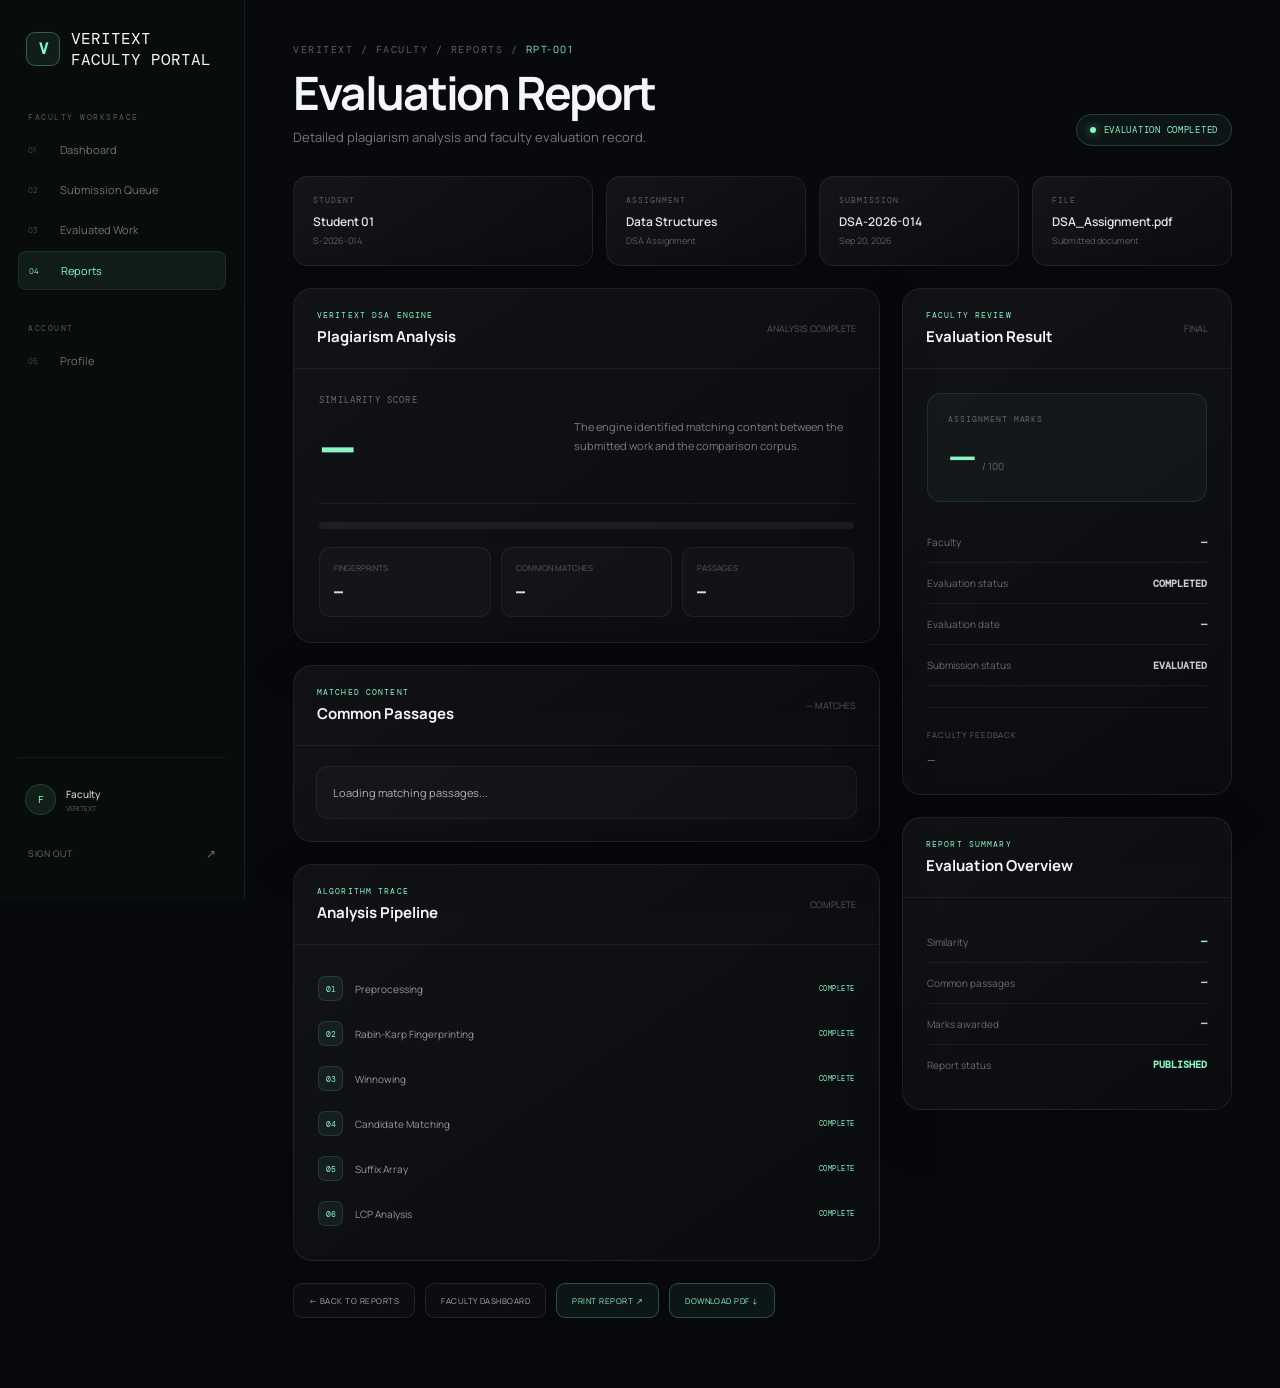
<file: frontend/faculty-report-view.html>
<!DOCTYPE html>
<html lang="en">
<head>
    <meta charset="UTF-8">
    <meta name="viewport" content="width=device-width, initial-scale=1.0">

    <title>Faculty Report | VeriText</title>

    <link rel="stylesheet" href="style.css">

    <link rel="preconnect" href="https://fonts.googleapis.com">
    <link rel="preconnect" href="https://fonts.gstatic.com" crossorigin>

    <link href="https://fonts.googleapis.com/css2?family=DM+Mono:wght@400;500&family=Manrope:wght@400;500;600;700;800&display=swap" rel="stylesheet">

    <style>
        /* =========================================
           FACULTY REPORT VIEW
        ========================================== */

        .faculty-report-page {
            min-height: 100vh;
            margin-left: 245px;
            padding: 42px 48px 70px;
        }

        .report-header {
            display: flex;
            justify-content: space-between;
            align-items: flex-end;
            gap: 30px;
            margin-bottom: 30px;
        }

        .report-breadcrumb {
            font-family: "DM Mono", monospace;
            font-size: 10px;
            letter-spacing: 0.15em;
            color: rgba(255,255,255,0.35);
            margin-bottom: 14px;
        }

        .report-breadcrumb span {
            color: #8df5c2;
        }

        .report-header h1 {
            margin: 0;
            font-size: clamp(30px, 4vw, 46px);
            line-height: 1;
            letter-spacing: -0.045em;
        }

        .report-header p {
            margin: 12px 0 0;
            color: rgba(255,255,255,0.45);
            font-size: 13px;
        }

        .report-status {
            display: inline-flex;
            align-items: center;
            gap: 8px;
            padding: 9px 13px;
            border-radius: 999px;
            border: 1px solid rgba(141,245,194,0.18);
            background: rgba(141,245,194,0.05);
            color: #8df5c2;
            font-family: "DM Mono", monospace;
            font-size: 9px;
            letter-spacing: 0.08em;
            white-space: nowrap;
        }

        .report-status::before {
            content: "";
            width: 6px;
            height: 6px;
            border-radius: 50%;
            background: #8df5c2;
            box-shadow: 0 0 10px rgba(141,245,194,0.7);
        }

        /* TOP INFORMATION */

        .report-info-grid {
            display: grid;
            grid-template-columns: 1.5fr 1fr 1fr 1fr;
            gap: 13px;
            max-width: 1200px;
            margin-bottom: 22px;
        }

        .info-card {
            padding: 18px 19px;
            border: 1px solid rgba(255,255,255,0.075);
            border-radius: 15px;
            background:
                linear-gradient(
                    145deg,
                    rgba(255,255,255,0.05),
                    rgba(255,255,255,0.015)
                );
        }

        .info-label {
            font-family: "DM Mono", monospace;
            font-size: 8px;
            letter-spacing: 0.12em;
            color: rgba(255,255,255,0.32);
            margin-bottom: 8px;
        }

        .info-value {
            color: rgba(255,255,255,0.88);
            font-size: 12px;
            font-weight: 600;
        }

        .info-sub {
            margin-top: 4px;
            color: rgba(255,255,255,0.32);
            font-size: 9px;
        }

        /* MAIN GRID */

        .report-grid {
            display: grid;
            grid-template-columns: minmax(0, 1.35fr) minmax(330px, 0.65fr);
            gap: 22px;
            max-width: 1200px;
        }

        .report-card {
            border: 1px solid rgba(255,255,255,0.075);
            border-radius: 19px;
            background:
                linear-gradient(
                    145deg,
                    rgba(255,255,255,0.045),
                    rgba(255,255,255,0.015)
                );
            box-shadow: 0 18px 60px rgba(0,0,0,0.15);
            overflow: hidden;
        }

        .card-header {
            display: flex;
            justify-content: space-between;
            align-items: center;
            gap: 20px;
            padding: 21px 23px;
            border-bottom: 1px solid rgba(255,255,255,0.06);
        }

        .card-header h2 {
            margin: 0;
            font-size: 15px;
        }

        .card-eyebrow {
            font-family: "DM Mono", monospace;
            font-size: 8px;
            letter-spacing: 0.14em;
            color: #8df5c2;
            margin-bottom: 6px;
        }

        .card-header span {
            font-family: "DM Mono", monospace;
            font-size: 9px;
            color: rgba(255,255,255,0.3);
        }

        /* ANALYSIS SCORE */

        .analysis-score {
            padding: 25px;
        }

        .score-main {
            display: flex;
            align-items: center;
            justify-content: space-between;
            gap: 25px;
            padding-bottom: 24px;
            border-bottom: 1px solid rgba(255,255,255,0.06);
        }

        .score-label {
            font-family: "DM Mono", monospace;
            font-size: 9px;
            letter-spacing: 0.13em;
            color: rgba(255,255,255,0.38);
        }

        .score-number {
            margin-top: 8px;
            font-size: 48px;
            font-weight: 800;
            letter-spacing: -0.06em;
            color: #8df5c2;
        }

        .score-description {
            max-width: 280px;
            color: rgba(255,255,255,0.45);
            font-size: 11px;
            line-height: 1.7;
        }

        .score-meter {
            height: 7px;
            margin-top: 18px;
            border-radius: 999px;
            overflow: hidden;
            background: rgba(255,255,255,0.06);
        }

        .score-meter-fill {
            width: 0%;
            height: 100%;
            border-radius: inherit;
            background: #8df5c2;
            box-shadow: 0 0 18px rgba(141,245,194,0.3);
        }

        /* METRICS */

        .analysis-metrics {
            display: grid;
            grid-template-columns: repeat(3, 1fr);
            gap: 10px;
            margin-top: 18px;
        }

        .metric {
            padding: 14px;
            border-radius: 11px;
            background: rgba(255,255,255,0.025);
            border: 1px solid rgba(255,255,255,0.055);
        }

        .metric span {
            display: block;
            font-family: "DM Mono", monospace;
            font-size: 8px;
            color: rgba(255,255,255,0.3);
            margin-bottom: 7px;
        }

        .metric strong {
            font-family: "DM Mono", monospace;
            font-size: 14px;
            color: rgba(255,255,255,0.84);
        }

        /* PASSAGES */

        .passage-list {
            padding: 6px 22px 22px;
        }

        .passage {
            margin-top: 14px;
            padding: 16px;
            border-radius: 12px;
            background: rgba(255,255,255,0.025);
            border: 1px solid rgba(255,255,255,0.055);
        }

        .passage-top {
            display: flex;
            justify-content: space-between;
            gap: 15px;
            margin-bottom: 10px;
        }

        .passage-number {
            color: #8df5c2;
            font-family: "DM Mono", monospace;
            font-size: 9px;
        }

        .passage-length {
            color: rgba(255,255,255,0.3);
            font-family: "DM Mono", monospace;
            font-size: 8px;
        }

        .passage-text {
            color: rgba(255,255,255,0.66);
            font-size: 11px;
            line-height: 1.75;
        }

        .highlight {
            padding: 2px 4px;
            border-radius: 4px;
            color: #8df5c2;
            background: rgba(141,245,194,0.08);
        }

        /* FACULTY EVALUATION */

        .evaluation-body {
            padding: 24px;
        }

        .evaluation-score {
            padding: 20px;
            border-radius: 14px;
            background: rgba(141,245,194,0.035);
            border: 1px solid rgba(141,245,194,0.11);
            margin-bottom: 20px;
        }

        .evaluation-score-label {
            font-family: "DM Mono", monospace;
            font-size: 8px;
            letter-spacing: 0.12em;
            color: rgba(255,255,255,0.34);
        }

        .evaluation-score-value {
            display: flex;
            align-items: baseline;
            gap: 7px;
            margin-top: 7px;
        }

        .evaluation-score-value strong {
            font-size: 37px;
            letter-spacing: -0.05em;
            color: #8df5c2;
        }

        .evaluation-score-value span {
            color: rgba(255,255,255,0.35);
            font-family: "DM Mono", monospace;
            font-size: 10px;
        }

        .evaluation-row {
            display: flex;
            justify-content: space-between;
            align-items: center;
            gap: 20px;
            padding: 13px 0;
            border-bottom: 1px solid rgba(255,255,255,0.055);
        }

        .evaluation-row:last-of-type {
            border-bottom: none;
        }

        .evaluation-row span:first-child {
            color: rgba(255,255,255,0.38);
            font-size: 10px;
        }

        .evaluation-row strong {
            color: rgba(255,255,255,0.78);
            font-family: "DM Mono", monospace;
            font-size: 10px;
        }

        .faculty-feedback {
            margin-top: 21px;
            padding-top: 21px;
            border-top: 1px solid rgba(255,255,255,0.06);
        }

        .faculty-feedback label {
            display: block;
            margin-bottom: 10px;
            font-family: "DM Mono", monospace;
            font-size: 8px;
            letter-spacing: 0.12em;
            color: rgba(255,255,255,0.35);
        }

        .faculty-feedback p {
            margin: 0;
            color: rgba(255,255,255,0.5);
            font-size: 11px;
            line-height: 1.8;
        }

        /* ENGINE PIPELINE */

        .pipeline {
            padding: 21px 24px 24px;
        }

        .pipeline-stage {
            display: flex;
            align-items: center;
            gap: 12px;
            padding: 10px 0;
        }

        .stage-number {
            width: 25px;
            height: 25px;
            flex-shrink: 0;
            display: flex;
            align-items: center;
            justify-content: center;
            border-radius: 7px;
            background: rgba(141,245,194,0.06);
            border: 1px solid rgba(141,245,194,0.12);
            color: #8df5c2;
            font-family: "DM Mono", monospace;
            font-size: 8px;
        }

        .stage-name {
            color: rgba(255,255,255,0.57);
            font-size: 10px;
        }

        .stage-status {
            margin-left: auto;
            color: #8df5c2;
            font-family: "DM Mono", monospace;
            font-size: 7px;
            letter-spacing: 0.08em;
        }

        /* ACTIONS */

        .report-actions {
            display: flex;
            gap: 10px;
            margin-top: 22px;
            max-width: 1200px;
        }

        .report-action {
            display: inline-flex;
            align-items: center;
            justify-content: center;
            gap: 8px;
            padding: 11px 15px;
            border-radius: 9px;
            border: 1px solid rgba(255,255,255,0.09);
            background: rgba(255,255,255,0.025);
            color: rgba(255,255,255,0.65);
            text-decoration: none;
            font-family: "DM Mono", monospace;
            font-size: 8px;
            letter-spacing: 0.06em;
            cursor: pointer;
            transition: 0.25s ease;
        }

        .report-action:hover {
            border-color: rgba(141,245,194,0.28);
            color: #8df5c2;
            background: rgba(141,245,194,0.04);
        }

        .report-action.primary {
            border-color: rgba(141,245,194,0.25);
            color: #8df5c2;
            background: rgba(141,245,194,0.06);
        }

        /* RESPONSIVE */

        @media (max-width: 1100px) {
            .report-info-grid {
                grid-template-columns: repeat(2, 1fr);
            }

            .report-grid {
                grid-template-columns: 1fr;
            }
        }

        @media (max-width: 760px) {
            .faculty-report-page {
                margin-left: 0;
                padding: 30px 22px 60px;
            }

            .report-header {
                align-items: flex-start;
                flex-direction: column;
            }

            .report-info-grid {
                grid-template-columns: 1fr;
            }

            .score-main {
                align-items: flex-start;
                flex-direction: column;
            }
        }

        @media (max-width: 480px) {
            .faculty-report-page {
                padding: 24px 16px 50px;
            }

            .analysis-metrics {
                grid-template-columns: 1fr;
            }

            .report-actions {
                flex-direction: column;
            }

            .report-header h1 {
                font-size: 32px;
            }
        }
    </style>
</head>

<body>

    <!-- =========================================
         FACULTY SIDEBAR
    ========================================== -->

    <aside class="sidebar">

        <div class="sidebar-brand">

            <div class="brand-mark">V</div>

            <div>
                <div class="brand-name">VERITEXT</div>
                <div class="brand-role">FACULTY PORTAL</div>
            </div>

        </div>


        <div class="sidebar-section">

            <span class="sidebar-label">
                FACULTY WORKSPACE
            </span>

            <a href="faculty-dashboard.html" class="sidebar-link">
                <span>01</span>
                Dashboard
            </a>

            <a href="faculty-dashboard.html#submission-queue" class="sidebar-link">
                <span>02</span>
                Submission Queue
            </a>

            <a href="faculty-evaluated.html" class="sidebar-link">
                <span>03</span>
                Evaluated Work
            </a>

            <a href="faculty-reports.html" class="sidebar-link active">
                <span>04</span>
                Reports
            </a>

        </div>


        <div class="sidebar-section">

            <span class="sidebar-label">
                ACCOUNT
            </span>

            <a href="faculty-profile.html" class="sidebar-link">
                <span>05</span>
                Profile
            </a>

        </div>


        <div class="sidebar-bottom">

            <div class="student-mini">

                <div class="student-avatar">
                    F
                </div>

                <div>
                    <strong>Faculty</strong>
                    <span>VERITEXT</span>
                </div>

            </div>

            <a href="login.html" class="sign-out">
                SIGN OUT
                <span>↗</span>
            </a>

        </div>

    </aside>


    <!-- =========================================
         MAIN REPORT
    ========================================== -->

    <main class="faculty-report-page">

        <header class="report-header">

            <div>

                <div class="report-breadcrumb">
                    VERITEXT / FACULTY / REPORTS /
                    <span>RPT-001</span>
                </div>

                <h1>Evaluation Report</h1>

                <p>
                    Detailed plagiarism analysis and faculty evaluation record.
                </p>

            </div>

            <div class="report-status">
                EVALUATION COMPLETED
            </div>

        </header>


        <!-- =========================================
             ASSIGNMENT INFORMATION
        ========================================== -->

        <section class="report-info-grid">

            <div class="info-card">

                <div class="info-label">
                    STUDENT
                </div>

                <div class="info-value">
                    Student 01
                </div>

                <div class="info-sub">
                    S-2026-014
                </div>

            </div>


            <div class="info-card">

                <div class="info-label">
                    ASSIGNMENT
                </div>

                <div class="info-value">
                    Data Structures
                </div>

                <div class="info-sub">
                    DSA Assignment
                </div>

            </div>


            <div class="info-card">

                <div class="info-label">
                    SUBMISSION
                </div>

                <div class="info-value">
                    DSA-2026-014
                </div>

                <div class="info-sub">
                    Sep 20, 2026
                </div>

            </div>


            <div class="info-card">

                <div class="info-label">
                    FILE
                </div>

                <div class="info-value">
                    DSA_Assignment.pdf
                </div>

                <div class="info-sub">
                    Submitted document
                </div>

            </div>

        </section>


        <!-- =========================================
             REPORT GRID
        ========================================== -->

        <div class="report-grid">


            <!-- LEFT COLUMN -->

            <div>


                <!-- ANALYSIS -->

                <section class="report-card">

                    <div class="card-header">

                        <div>
                            <div class="card-eyebrow">
                                VERITEXT DSA ENGINE
                            </div>

                            <h2>Plagiarism Analysis</h2>
                        </div>

                        <span>
                            ANALYSIS COMPLETE
                        </span>

                    </div>


                    <div class="analysis-score">

                        <div class="score-main">

                            <div>

                                <div class="score-label">
                                    SIMILARITY SCORE
                                </div>

                                <div class="score-number" id="similarityValue">
    —
</div>

                            </div>

                            <div class="score-description">
                                The engine identified matching content between
                                the submitted work and the comparison corpus.
                            </div>

                        </div>


                        <div class="score-meter">
<div class="score-meter-fill" id="similarityMeter"></div>                        </div>


                        <div class="analysis-metrics">

                            <div class="metric">
                                <span>FINGERPRINTS</span>
<strong id="fingerprintsValue">—</strong>                            </div>

                            <div class="metric">
                                <span>COMMON MATCHES</span>
<strong id="commonMatchesValue">—</strong>                            </div>

                            <div class="metric">
                                <span>PASSAGES</span>
<strong id="passagesValue">—</strong>                            </div>

                        </div>

                    </div>

                </section>


                <!-- COMMON PASSAGES -->

                <section class="report-card" style="margin-top:22px;">

                    <div class="card-header">

                        <div>
                            <div class="card-eyebrow">
                                MATCHED CONTENT
                            </div>

                            <h2>Common Passages</h2>
                        </div>

                        <span id="passageCount">
    — MATCHES
</span>

                    </div>


                <div class="passage-list" id="passageList">
    <div class="passage">
        <div class="passage-text">
            Loading matching passages...
        </div>
    </div>
</div>
                </section>


                <!-- ENGINE PIPELINE -->

                <section class="report-card" style="margin-top:22px;">

                    <div class="card-header">

                        <div>
                            <div class="card-eyebrow">
                                ALGORITHM TRACE
                            </div>

                            <h2>Analysis Pipeline</h2>
                        </div>

                        <span>
                            COMPLETE
                        </span>

                    </div>


                    <div class="pipeline">

                        <div class="pipeline-stage">

                            <div class="stage-number">01</div>

                            <div class="stage-name">
                                Preprocessing
                            </div>

                            <div class="stage-status">
                                COMPLETE
                            </div>

                        </div>


                        <div class="pipeline-stage">

                            <div class="stage-number">02</div>

                            <div class="stage-name">
                                Rabin-Karp Fingerprinting
                            </div>

                            <div class="stage-status">
                                COMPLETE
                            </div>

                        </div>


                        <div class="pipeline-stage">

                            <div class="stage-number">03</div>

                            <div class="stage-name">
                                Winnowing
                            </div>

                            <div class="stage-status">
                                COMPLETE
                            </div>

                        </div>


                        <div class="pipeline-stage">

                            <div class="stage-number">04</div>

                            <div class="stage-name">
                                Candidate Matching
                            </div>

                            <div class="stage-status">
                                COMPLETE
                            </div>

                        </div>


                        <div class="pipeline-stage">

                            <div class="stage-number">05</div>

                            <div class="stage-name">
                                Suffix Array
                            </div>

                            <div class="stage-status">
                                COMPLETE
                            </div>

                        </div>


                        <div class="pipeline-stage">

                            <div class="stage-number">06</div>

                            <div class="stage-name">
                                LCP Analysis
                            </div>

                            <div class="stage-status">
                                COMPLETE
                            </div>

                        </div>

                    </div>

                </section>

            </div>


            <!-- RIGHT COLUMN -->

            <div>


                <!-- FACULTY EVALUATION -->

                <section class="report-card">

                    <div class="card-header">

                        <div>
                            <div class="card-eyebrow">
                                FACULTY REVIEW
                            </div>

                            <h2>Evaluation Result</h2>
                        </div>

                        <span>
                            FINAL
                        </span>

                    </div>


                    <div class="evaluation-body">


                        <div class="evaluation-score">

                            <div class="evaluation-score-label">
                                ASSIGNMENT MARKS
                            </div>

                            <div class="evaluation-score-value">

<strong id="marksValue">—</strong>
                                <span>
                                    / 100
                                </span>

                            </div>

                        </div>


                        <div class="evaluation-row">

                            <span>
                                Faculty
                            </span>

                            <strong id="facultyValue">
    —
</strong>

                        </div>


                        <div class="evaluation-row">

                            <span>
                                Evaluation status
                            </span>

                            <strong>
                                COMPLETED
                            </strong>

                        </div>


                        <div class="evaluation-row">

                            <span>
                                Evaluation date
                            </span>

                            <strong id="evaluationDate">
    —
</strong>

                        </div>


                        <div class="evaluation-row">

                            <span>
                                Submission status
                            </span>

                            <strong>
                                EVALUATED
                            </strong>

                        </div>


                        <div class="faculty-feedback">

                            <label>
                                FACULTY FEEDBACK
                            </label>

                            <p id="facultyFeedback">
    —
</p>

                        </div>

                    </div>

                </section>


                <!-- REPORT SUMMARY -->

                <section class="report-card" style="margin-top:22px;">

                    <div class="card-header">

                        <div>
                            <div class="card-eyebrow">
                                REPORT SUMMARY
                            </div>

                            <h2>Evaluation Overview</h2>
                        </div>

                    </div>


                    <div class="evaluation-body">

                        <div class="evaluation-row">

                            <span>
                                Similarity
                            </span>

                            <strong
    id="summarySimilarity"
    style="color:#8df5c2;"
>
    —
</strong>

                        </div>


                        <div class="evaluation-row">

                            <span>
                                Common passages
                            </span>

                            <strong id="summaryPassages">
    —
</strong>

                        </div>


                        <div class="evaluation-row">

                            <span>
                                Marks awarded
                            </span>

                            <strong id="summaryMarks">
    —
</strong>

                        </div>


                        <div class="evaluation-row">

                            <span>
                                Report status
                            </span>

                            <strong style="color:#8df5c2;">
                                PUBLISHED
                            </strong>

                        </div>

                    </div>

                </section>


            </div>

        </div>


        <!-- ACTIONS -->

        <div class="report-actions">

            <a href="faculty-reports.html" class="report-action">
                ← BACK TO REPORTS
            </a>

            <a href="faculty-dashboard.html" class="report-action">
                FACULTY DASHBOARD
            </a>

            <button
                class="report-action primary"
                onclick="window.print()"
            >
                PRINT REPORT
                ↗
            </button>

            <button
                class="report-action primary"
                id="downloadPdf"
                type="button"
            >
                DOWNLOAD PDF ↓
            </button>

        </div>

    </main>
    <script>

const API_BASE = "http://127.0.0.1:8000";


/* =========================================
   GET SUBMISSION ID FROM URL
========================================= */

const params = new URLSearchParams(
    window.location.search
);

const submissionId = params.get("submission_id");


/* =========================================
   LOAD REPORT
========================================= */

async function loadReport() {

    if (!submissionId) {
        console.error("No submission ID provided.");
        return;
    }

    try {

        const [submissionResponse, evaluationResponse] =
            await Promise.all([

                fetch(
                    `${API_BASE}/api/submissions/${submissionId}`
                ),

                fetch(
                    `${API_BASE}/api/evaluations/${submissionId}`
                )

            ]);


        if (!submissionResponse.ok) {
            throw new Error(
                "Failed to load submission."
            );
        }


        if (!evaluationResponse.ok) {
            throw new Error(
                "Failed to load evaluation."
            );
        }


        const submission =
            await submissionResponse.json();

        const evaluation =
            await evaluationResponse.json();


        console.log("Submission:", submission);
        console.log("Evaluation:", evaluation);


        populateReport(
            submission,
            evaluation
        );


    } catch (error) {

        console.error(
            "Report loading error:",
            error
        );

    }
}

async function downloadReportPdf() {
    if (!submissionId) {
        alert("No submission selected.");
        return;
    }
    const button = document.getElementById("downloadPdf");
    button.disabled = true;
    button.textContent = "PREPARING PDF...";
    try {
        const response = await fetch(`${API_BASE}/api/reports/${submissionId}/pdf`);
        if (!response.ok) {
            const error = await response.json().catch(() => ({}));
            throw new Error(error.detail || "Unable to generate the PDF report.");
        }
        const blob = await response.blob();
        const url = URL.createObjectURL(blob);
        const link = document.createElement("a");
        link.href = url;
        link.download = `VeriText_Report_${submissionId}.pdf`;
        link.click();
        URL.revokeObjectURL(url);
    } catch (error) {
        alert(error.message);
    } finally {
        button.disabled = false;
        button.textContent = "DOWNLOAD PDF ↓";
    }
}


/* =========================================
   POPULATE REPORT
========================================= */

function populateReport(
    submission,
    evaluation
) {

    /*
       Some backend responses may wrap the
       actual object inside a data field.
    */

    const submissionData =
        submission.submission ||
        submission.data ||
        submission;

    const evaluationData =
        evaluation.evaluation ||
        evaluation.data ||
        evaluation;


    /* -----------------------------------------
       ASSIGNMENT INFORMATION
    ----------------------------------------- */

    const infoCards =
        document.querySelectorAll(".info-card");


    if (infoCards.length >= 4) {

        infoCards[0].querySelector(
            ".info-value"
        ).textContent =
            submissionData.student_name ||
            "Unknown Student";


        infoCards[0].querySelector(
            ".info-sub"
        ).textContent =
            `Submission #${submissionData.id || submissionId}`;


        infoCards[1].querySelector(
            ".info-value"
        ).textContent =
            submissionData.assignment_title ||
            "Untitled Assignment";


        infoCards[1].querySelector(
            ".info-sub"
        ).textContent =
            submissionData.subject ||
            "—";


        infoCards[2].querySelector(
            ".info-value"
        ).textContent =
            `SUB-${String(
                submissionData.id || submissionId
            ).padStart(3, "0")}`;


        infoCards[2].querySelector(
            ".info-sub"
        ).textContent =
            formatDate(
                submissionData.submitted_at
            );


        infoCards[3].querySelector(
            ".info-value"
        ).textContent =
            submissionData.filename ||
            "Submitted document";


        infoCards[3].querySelector(
            ".info-sub"
        ).textContent =
            "Submitted document";

    }


    /* -----------------------------------------
       SIMILARITY
    ----------------------------------------- */

    const similarity =
        Number(
            evaluationData.similarity_percentage
        );


    if (Number.isFinite(similarity)) {

        const similarityText =
            `${similarity.toFixed(1)}%`;


        const similarityValue =
            document.getElementById(
                "similarityValue"
            );

        if (similarityValue) {
            similarityValue.textContent =
                similarityText;
        }


        const similarityMeter =
            document.getElementById(
                "similarityMeter"
            );

        if (similarityMeter) {

            similarityMeter.style.width =
                `${Math.min(
                    Math.max(similarity, 0),
                    100
                )}%`;

        }


        const summarySimilarity =
            document.getElementById(
                "summarySimilarity"
            );

        if (summarySimilarity) {
            summarySimilarity.textContent =
                similarityText;
        }

    }

    /* -----------------------------------------
   ANALYSIS METRICS
----------------------------------------- */

const fingerprintsValue =
    document.getElementById(
        "fingerprintsValue"
    );

if (fingerprintsValue) {

    fingerprintsValue.textContent =
        evaluationData.fingerprints_1 ??
        "—";

}


const commonMatchesValue =
    document.getElementById(
        "commonMatchesValue"
    );

if (commonMatchesValue) {

    commonMatchesValue.textContent =
        evaluationData.common_fingerprints ??
        "—";

}
    /* -----------------------------------------
       MARKS
    ----------------------------------------- */

    const marks =
        evaluationData.marks;


    const marksValue =
        document.getElementById(
            "marksValue"
        );

    if (marksValue) {

        marksValue.textContent =
            marks !== null &&
            marks !== undefined
                ? Number(marks).toFixed(1)
                : "—";

    }
    const summaryMarks =
    document.getElementById(
        "summaryMarks"
    );

if (summaryMarks) {

    summaryMarks.textContent =
        marks !== null &&
        marks !== undefined
            ? `${Number(marks).toFixed(1)} / 100`
            : "—";

}

    /* -----------------------------------------
       FACULTY
    ----------------------------------------- */

    const facultyValue =
        document.getElementById(
            "facultyValue"
        );

    if (facultyValue) {

        facultyValue.textContent =
            evaluationData.faculty_name ||
            "Faculty";

    }


    /* -----------------------------------------
       EVALUATION DATE
    ----------------------------------------- */

    const evaluationDate =
        document.getElementById(
            "evaluationDate"
        );

    if (evaluationDate) {

        evaluationDate.textContent =
            formatDate(
                evaluationData.evaluated_at
            );

    }


    /* -----------------------------------------
       FEEDBACK
    ----------------------------------------- */

    const feedback =
        document.getElementById(
            "facultyFeedback"
        );

    if (feedback) {

        feedback.textContent =
            evaluationData.feedback ||
            "No faculty feedback provided.";

    }


    /* -----------------------------------------
       COMMON PASSAGES
    ----------------------------------------- */

    let passages = [];

    if (evaluationData.common_passages) {

        try {

            passages =
                typeof evaluationData.common_passages === "string"
                    ? JSON.parse(
                        evaluationData.common_passages
                    )
                    : evaluationData.common_passages;

        } catch (error) {

            console.error(
                "Unable to parse common passages:",
                error
            );

        }

    }


    renderPassages(passages);
    const summaryPassages =
    document.getElementById(
        "summaryPassages"
    );

if (summaryPassages) {

    summaryPassages.textContent =
        passages.length;

}

    /* -----------------------------------------
       REPORT BREADCRUMB
    ----------------------------------------- */

    const breadcrumb =
        document.querySelector(
            ".report-breadcrumb span"
        );

    if (breadcrumb) {

        breadcrumb.textContent =
            `RPT-${String(
                evaluationData.id ||
                evaluationData.evaluation_id ||
                submissionId
            ).padStart(3, "0")}`;

    }


    /* -----------------------------------------
       PAGE TITLE DETAILS
    ----------------------------------------- */

    document.title =
        `Faculty Report | ${
            submissionData.assignment_title ||
            "VeriText"
        }`;

}


/* =========================================
   RENDER COMMON PASSAGES
========================================= */

function renderPassages(passages) {

    const list =
        document.getElementById(
            "passageList"
        );

    const count =
        document.getElementById(
            "passageCount"
        );


    if (!list) return;


    if (!Array.isArray(passages)) {
        passages = [];
    }


    if (count) {

        count.textContent =
            `${passages.length} MATCH${
                passages.length === 1
                    ? ""
                    : "ES"
            }`;

    }


    const passagesValue =
        document.getElementById(
            "passagesValue"
        );

    if (passagesValue) {

        passagesValue.textContent =
            passages.length;

    }


    if (!passages.length) {

        list.innerHTML = `
            <div class="passage">

                <div class="passage-text">
                    No matching passages were detected.
                </div>

            </div>
        `;

        return;

    }


    list.innerHTML =
        passages.map(
            (passage, index) => {

                const text =
    typeof passage === "string"
        ? passage
        : passage.submission_1_passage ||
          passage.submission_2_passage ||
          passage.text ||
          passage.passage ||
          passage.content ||
          "";


                const wordCount =
    passage &&
    typeof passage === "object" &&
    passage.length
        ? passage.length
        : text
            .trim()
            .split(/\s+/)
            .filter(Boolean)
            .length;


                return `
                    <div class="passage">

                        <div class="passage-top">

                            <span class="passage-number">
                                MATCH ${String(
                                    index + 1
                                ).padStart(2, "0")}
                            </span>

                            <span class="passage-length">
                                ${wordCount} WORD${
                                    wordCount === 1
                                        ? ""
                                        : "S"
                                }
                            </span>

                        </div>

                        <div class="passage-text">

                            <span class="highlight">
                                ${escapeHtml(text)}
                            </span>

                        </div>

                    </div>
                `;

            }
        ).join("");

}


/* =========================================
   DATE FORMATTER
========================================= */

function formatDate(value) {

    if (!value) {
        return "—";
    }


    const date =
        new Date(value);


    if (Number.isNaN(date.getTime())) {
        return "—";
    }


    return date.toLocaleDateString(
        "en-IN",
        {
            day: "2-digit",
            month: "short",
            year: "numeric"
        }
    );

}


/* =========================================
   HTML SAFETY
========================================= */

function escapeHtml(value) {

    return String(value)

        .replace(/&/g, "&amp;")

        .replace(/</g, "&lt;")

        .replace(/>/g, "&gt;")

        .replace(/"/g, "&quot;")

        .replace(/'/g, "&#039;");

}


/* =========================================
   ENTRANCE ANIMATION
========================================= */

function setupAnimations() {

    const elements =
        document.querySelectorAll(
            ".info-card, .report-card, .report-actions"
        );


    elements.forEach(
        (element, index) => {

            element.style.opacity = "0";

            element.style.transform =
                "translateY(14px)";

            element.style.transition =
                "opacity 0.55s ease, transform 0.55s ease";


            setTimeout(() => {

                element.style.opacity = "1";

                element.style.transform =
                    "translateY(0)";

            }, 80 + index * 70);

        }
    );

}


/* =========================================
   START
========================================= */

document.addEventListener(
    "DOMContentLoaded",
    () => {

        loadReport();

        setupAnimations();
        document.getElementById("downloadPdf").addEventListener("click", downloadReportPdf);

    }
);

</script>
</body>
</html>
</file>
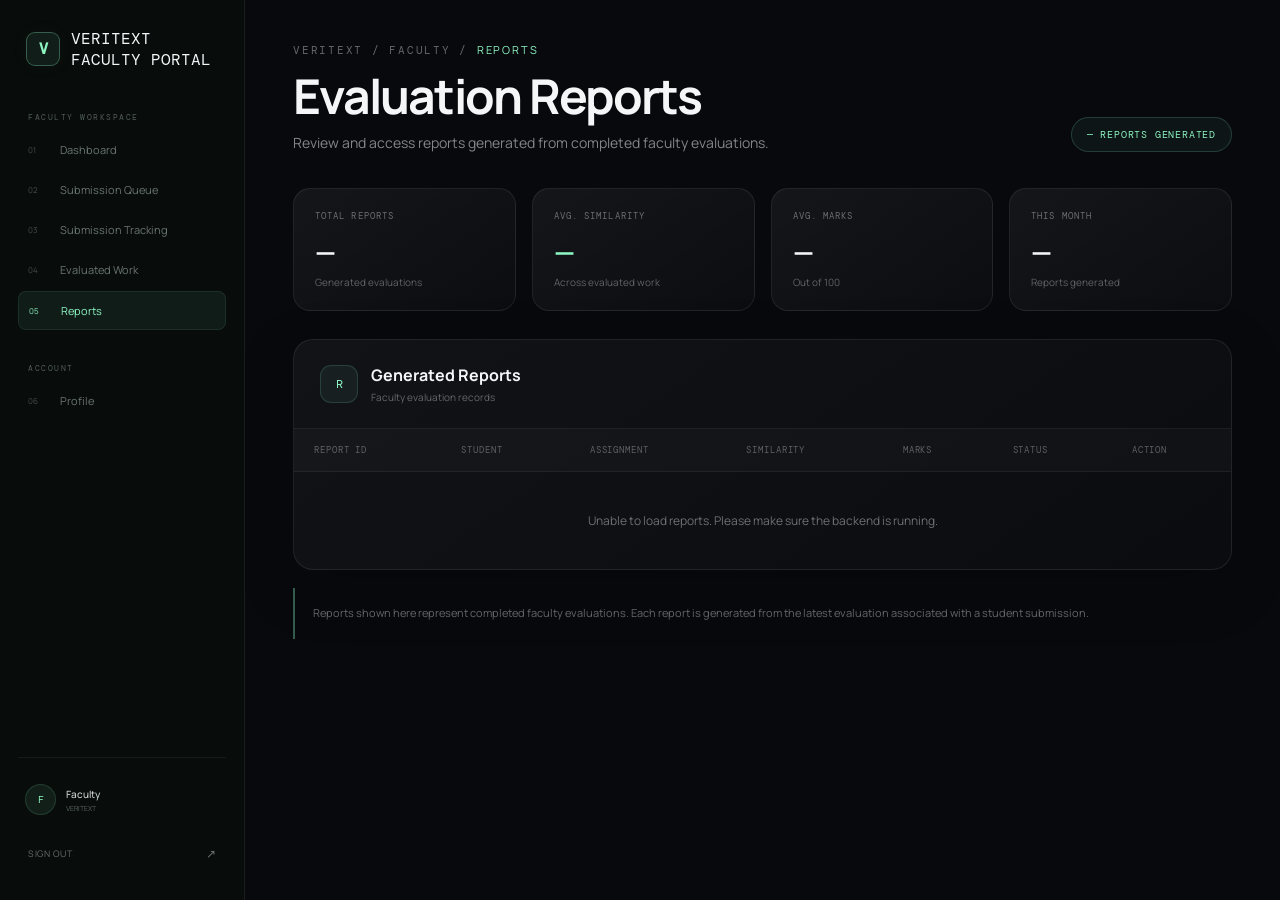
<file: frontend/faculty-reports.html>
<!DOCTYPE html>
<html lang="en">
<head>
    <meta charset="UTF-8">
    <meta name="viewport" content="width=device-width, initial-scale=1.0">

    <title>Faculty Reports | VeriText</title>

    <link rel="stylesheet" href="style.css">

    <link rel="preconnect" href="https://fonts.googleapis.com">
    <link rel="preconnect" href="https://fonts.gstatic.com" crossorigin>

    <link href="https://fonts.googleapis.com/css2?family=DM+Mono:wght@400;500&family=Manrope:wght@400;500;600;700;800&display=swap" rel="stylesheet">

    <style>
        /* =========================================
           FACULTY REPORTS
        ========================================== */

        .reports-page {
            min-height: 100vh;
            margin-left: 245px;
            padding: 42px 48px 70px;
        }

        .reports-header {
            display: flex;
            justify-content: space-between;
            align-items: flex-end;
            gap: 30px;
            margin-bottom: 36px;
        }

        .reports-breadcrumb {
            font-family: "DM Mono", monospace;
            font-size: 11px;
            letter-spacing: 0.16em;
            color: rgba(255,255,255,0.38);
            margin-bottom: 15px;
        }

        .reports-breadcrumb span {
            color: #8df5c2;
        }

        .reports-header h1 {
            margin: 0;
            font-size: clamp(30px, 4vw, 48px);
            letter-spacing: -0.04em;
            line-height: 1;
        }

        .reports-header p {
            margin: 13px 0 0;
            color: rgba(255,255,255,0.5);
            font-size: 14px;
        }

        .reports-count {
            padding: 10px 15px;
            border: 1px solid rgba(141,245,194,0.18);
            border-radius: 999px;
            background: rgba(141,245,194,0.05);
            color: #8df5c2;
            font-family: "DM Mono", monospace;
            font-size: 10px;
            letter-spacing: 0.08em;
            white-space: nowrap;
        }

        /* SUMMARY */

        .report-summary {
            display: grid;
            grid-template-columns: repeat(4, 1fr);
            gap: 16px;
            margin-bottom: 28px;
            max-width: 1180px;
        }

        .summary-card {
            padding: 21px;
            border: 1px solid rgba(255,255,255,0.08);
            border-radius: 17px;
            background:
                linear-gradient(
                    145deg,
                    rgba(255,255,255,0.055),
                    rgba(255,255,255,0.018)
                );
        }

        .summary-label {
            font-family: "DM Mono", monospace;
            font-size: 9px;
            letter-spacing: 0.12em;
            color: rgba(255,255,255,0.38);
        }

        .summary-value {
            margin-top: 11px;
            font-size: 27px;
            font-weight: 700;
            letter-spacing: -0.04em;
        }

        .summary-value.green {
            color: #8df5c2;
        }

        .summary-sub {
            margin-top: 5px;
            font-size: 10px;
            color: rgba(255,255,255,0.34);
        }

        /* REPORT PANEL */

        .reports-panel {
            max-width: 1180px;
            border: 1px solid rgba(255,255,255,0.08);
            border-radius: 20px;
            overflow: hidden;
            background:
                linear-gradient(
                    145deg,
                    rgba(255,255,255,0.045),
                    rgba(255,255,255,0.015)
                );
            box-shadow: 0 18px 60px rgba(0,0,0,0.18);
        }

        .panel-top {
            display: flex;
            justify-content: space-between;
            align-items: center;
            gap: 20px;
            padding: 24px 26px;
            border-bottom: 1px solid rgba(255,255,255,0.07);
        }

        .panel-title {
            display: flex;
            align-items: center;
            gap: 13px;
        }

        .panel-icon {
            width: 38px;
            height: 38px;
            display: flex;
            align-items: center;
            justify-content: center;
            border-radius: 11px;
            border: 1px solid rgba(141,245,194,0.15);
            background: rgba(141,245,194,0.06);
            color: #8df5c2;
            font-family: "DM Mono", monospace;
            font-size: 12px;
        }

        .panel-title h2 {
            margin: 0;
            font-size: 16px;
        }

        .panel-title span {
            display: block;
            margin-top: 4px;
            font-size: 10px;
            color: rgba(255,255,255,0.36);
        }

        .report-table {
            width: 100%;
            border-collapse: collapse;
        }

        .report-table th {
            padding: 15px 20px;
            text-align: left;
            font-family: "DM Mono", monospace;
            font-size: 9px;
            font-weight: 400;
            letter-spacing: 0.1em;
            color: rgba(255,255,255,0.32);
            background: rgba(255,255,255,0.018);
            border-bottom: 1px solid rgba(255,255,255,0.06);
        }

        .report-table td {
            padding: 18px 20px;
            border-bottom: 1px solid rgba(255,255,255,0.055);
            font-size: 12px;
            color: rgba(255,255,255,0.68);
        }

        .report-table tbody tr {
            transition:
                background 0.25s ease,
                transform 0.25s ease;
        }

        .report-table tbody tr:hover {
            background: rgba(141,245,194,0.025);
        }

        .report-table tbody tr:last-child td {
            border-bottom: none;
        }

        .report-id {
            font-family: "DM Mono", monospace;
            color: rgba(255,255,255,0.38);
            font-size: 10px;
        }

        .student-name {
            color: rgba(255,255,255,0.9);
            font-weight: 600;
        }

        .assignment-name {
            color: rgba(255,255,255,0.76);
        }

        .subject-name {
            display: block;
            margin-top: 4px;
            color: rgba(255,255,255,0.32);
            font-size: 10px;
        }

        .similarity {
            font-family: "DM Mono", monospace;
            font-size: 11px;
        }

        .similarity.low {
            color: #8df5c2;
        }

        .similarity.medium {
            color: #f2d58a;
        }

        .similarity.high {
            color: #ff9b9b;
        }

        .marks {
            font-family: "DM Mono", monospace;
            color: rgba(255,255,255,0.82);
        }

        .status {
            display: inline-flex;
            align-items: center;
            gap: 6px;
            padding: 6px 9px;
            border-radius: 999px;
            font-family: "DM Mono", monospace;
            font-size: 8px;
            letter-spacing: 0.05em;
        }

        .status::before {
            content: "";
            width: 5px;
            height: 5px;
            border-radius: 50%;
        }

        .status.complete {
            color: #8df5c2;
            background: rgba(141,245,194,0.07);
            border: 1px solid rgba(141,245,194,0.13);
        }

        .status.complete::before {
            background: #8df5c2;
            box-shadow: 0 0 8px rgba(141,245,194,0.6);
        }

        .view-report {
            display: inline-flex;
            align-items: center;
            gap: 7px;
            padding: 8px 11px;
            border: 1px solid rgba(255,255,255,0.1);
            border-radius: 8px;
            color: rgba(255,255,255,0.7);
            text-decoration: none;
            font-family: "DM Mono", monospace;
            font-size: 8px;
            letter-spacing: 0.06em;
            transition:
                border-color 0.25s ease,
                color 0.25s ease,
                background 0.25s ease;
        }

        .view-report:hover {
            color: #8df5c2;
            border-color: rgba(141,245,194,0.3);
            background: rgba(141,245,194,0.05);
        }

        /* EMPTY NOTE */

        .reports-note {
            margin-top: 18px;
            max-width: 1180px;
            padding: 16px 18px;
            border-left: 2px solid rgba(141,245,194,0.35);
            color: rgba(255,255,255,0.38);
            font-size: 11px;
            line-height: 1.7;
        }

        /* RESPONSIVE */

        @media (max-width: 1100px) {
            .report-summary {
                grid-template-columns: repeat(2, 1fr);
            }

            .reports-panel {
                overflow-x: auto;
            }

            .report-table {
                min-width: 850px;
            }
        }

        @media (max-width: 760px) {
            .reports-page {
                margin-left: 0;
                padding: 30px 22px 60px;
            }

            .reports-header {
                align-items: flex-start;
                flex-direction: column;
            }

            .report-summary {
                grid-template-columns: 1fr 1fr;
            }
        }

        @media (max-width: 480px) {
            .reports-page {
                padding: 24px 16px 50px;
            }

            .report-summary {
                grid-template-columns: 1fr;
            }

            .reports-header h1 {
                font-size: 32px;
            }

            .panel-top {
                padding: 20px;
            }
        }
    </style>
</head>

<body>

    <!-- =========================================
         FACULTY SIDEBAR
    ========================================== -->

    <aside class="sidebar">

        <div class="sidebar-brand">

            <div class="brand-mark">V</div>

            <div>
                <div class="brand-name">VERITEXT</div>
                <div class="brand-role">FACULTY PORTAL</div>
            </div>

        </div>


        <div class="sidebar-section">

            <span class="sidebar-label">
                FACULTY WORKSPACE
            </span>

            <a href="faculty-dashboard.html" class="sidebar-link">
                <span>01</span>
                Dashboard
            </a>

            <a href="faculty-dashboard.html#submission-queue" class="sidebar-link">
                <span>02</span>
                Submission Queue
            </a>

            <a href="faculty-roster.html" class="sidebar-link">
                <span>03</span>
                Submission Tracking
            </a>

            <a href="faculty-evaluated.html" class="sidebar-link">
                <span>04</span>
                Evaluated Work
            </a>

            <a href="faculty-reports.html" class="sidebar-link active">
                <span>05</span>
                Reports
            </a>

        </div>


        <div class="sidebar-section">

            <span class="sidebar-label">
                ACCOUNT
            </span>

            <a href="faculty-profile.html" class="sidebar-link">
                <span>06</span>
                Profile
            </a>

        </div>


        <div class="sidebar-bottom">

            <div class="student-mini">

                <div class="student-avatar">
                    F
                </div>

                <div>
                    <strong>Faculty</strong>
                    <span>VERITEXT</span>
                </div>

            </div>


            <a href="login.html" class="sign-out">
                SIGN OUT
                <span>↗</span>
            </a>

        </div>

    </aside>


    <!-- =========================================
         REPORTS PAGE
    ========================================== -->

    <main class="reports-page">

        <header class="reports-header">

            <div>

                <div class="reports-breadcrumb">
                    VERITEXT / FACULTY / <span>REPORTS</span>
                </div>

                <h1>Evaluation Reports</h1>

                <p>
                    Review and access reports generated from completed faculty evaluations.
                </p>

            </div>


            <div class="reports-count" id="reportsCount">
    — REPORTS GENERATED
</div>

        </header>


        <!-- SUMMARY -->

        <section class="report-summary">

            <div class="summary-card">

                <div class="summary-label">
                    TOTAL REPORTS
                </div>

                <div class="summary-value" id="totalReports">
    —
</div>

                <div class="summary-sub">
                    Generated evaluations
                </div>

            </div>


            <div class="summary-card">

                <div class="summary-label">
                    AVG. SIMILARITY
                </div>

                <div class="summary-value green" id="averageSimilarity">
    —
</div>

                <div class="summary-sub">
                    Across evaluated work
                </div>

            </div>


            <div class="summary-card">

                <div class="summary-label">
                    AVG. MARKS
                </div>

                <div class="summary-value" id="averageMarks">
    —
</div>

                <div class="summary-sub">
                    Out of 100
                </div>

            </div>


            <div class="summary-card">

                <div class="summary-label">
                    THIS MONTH
                </div>

                <div class="summary-value" id="thisMonth">
    —
</div>

                <div class="summary-sub">
                    Reports generated
                </div>

            </div>

        </section>


        <!-- REPORT TABLE -->

        <section class="reports-panel">

            <div class="panel-top">

                <div class="panel-title">

                    <div class="panel-icon">
                        R
                    </div>

                    <div>
                        <h2>Generated Reports</h2>

                        <span>
                            Faculty evaluation records
                        </span>
                    </div>

                </div>

            </div>


            <div class="table-wrapper">

                <table class="report-table">

                    <thead>

                        <tr>
                            <th>REPORT ID</th>
                            <th>STUDENT</th>
                            <th>ASSIGNMENT</th>
                            <th>SIMILARITY</th>
                            <th>MARKS</th>
                            <th>STATUS</th>
                            <th>ACTION</th>
                        </tr>

                    </thead>

                <tbody id="reportsTableBody">
    <tr>
        <td colspan="7" style="text-align:center; padding:40px;">
            Loading reports...
        </td>
    </tr>
</tbody>
                </table>

            </div>

        </section>


        <div class="reports-note">
    Reports shown here represent completed faculty evaluations.
    Each report is generated from the latest evaluation associated
    with a student submission.
</div>

    </main>

<script>

    const API_BASE = "http://127.0.0.1:8000";


    /* =========================================
       LOAD FACULTY REPORTS
    ========================================== */

    async function loadReports() {

        const tableBody =
            document.getElementById("reportsTableBody");

        try {

            const response =
                await fetch(
                    `${API_BASE}/api/evaluations`
                );

            if (!response.ok) {
                throw new Error(
                    "Failed to load evaluations"
                );
            }

            const data =
                await response.json();

            const evaluations =
                data.evaluations || [];

            /*
                Keep only the latest evaluation
                for each submission.
            */

            const latestEvaluations = {};

            evaluations.forEach(evaluation => {

                const submissionId =
                    Number(evaluation.submission_id);

                const existing =
                    latestEvaluations[submissionId];

                if (
                    !existing ||
                    new Date(
                        evaluation.evaluated_at || 0
                    ) >
                    new Date(
                        existing.evaluated_at || 0
                    )
                ) {

                    latestEvaluations[submissionId] =
                        evaluation;

                }

            });


            const reports =
                Object.values(
                    latestEvaluations
                )
                .sort(
                    (a, b) =>
                        new Date(
                            b.evaluated_at || 0
                        ) -
                        new Date(
                            a.evaluated_at || 0
                        )
                );


            updateSummary(reports);

            renderReports(reports);


        } catch (error) {

            console.error(
                "Reports loading error:",
                error
            );

            tableBody.innerHTML = `
                <tr>
                    <td colspan="7"
                        style="
                            text-align:center;
                            padding:40px;
                            color:rgba(255,255,255,0.4);
                        ">
                        Unable to load reports.
                        Please make sure the backend is running.
                    </td>
                </tr>
            `;

        }

    }


    /* =========================================
       UPDATE SUMMARY
    ========================================== */

    function updateSummary(reports) {

        const total =
            reports.length;


        document.getElementById(
            "reportsCount"
        ).textContent =
            `${total} REPORTS GENERATED`;


        document.getElementById(
            "totalReports"
        ).textContent =
            total;


        /*
            Average similarity
        */

        const similarityValues =
            reports
                .map(
                    report =>
                        Number(
                            report.similarity_percentage
                        )
                )
                .filter(
                    value =>
                        Number.isFinite(value)
                );


        let averageSimilarity = 0;

        if (similarityValues.length > 0) {

            averageSimilarity =
                similarityValues.reduce(
                    (sum, value) =>
                        sum + value,
                    0
                ) /
                similarityValues.length;

        }


        document.getElementById(
            "averageSimilarity"
        ).textContent =
            `${averageSimilarity.toFixed(1)}%`;


        /*
            Average marks
        */

        const marksValues =
            reports
                .map(
                    report =>
                        Number(report.marks)
                )
                .filter(
                    value =>
                        Number.isFinite(value)
                );


        let averageMarks = 0;

        if (marksValues.length > 0) {

            averageMarks =
                marksValues.reduce(
                    (sum, value) =>
                        sum + value,
                    0
                ) /
                marksValues.length;

        }


        document.getElementById(
            "averageMarks"
        ).textContent =
            averageMarks.toFixed(1);


        /*
            Reports generated this month
        */

        const now =
            new Date();

        const currentMonth =
            now.getMonth();

        const currentYear =
            now.getFullYear();


        const thisMonthCount =
            reports.filter(report => {

                if (!report.evaluated_at) {
                    return false;
                }

                const date =
                    new Date(
                        report.evaluated_at
                    );

                return (
                    date.getMonth() === currentMonth &&
                    date.getFullYear() === currentYear
                );

            }).length;


        document.getElementById(
            "thisMonth"
        ).textContent =
            thisMonthCount;

    }


    /* =========================================
       RENDER REPORT TABLE
    ========================================== */

    function renderReports(reports) {

        const tableBody =
            document.getElementById(
                "reportsTableBody"
            );


        if (!reports.length) {

            tableBody.innerHTML = `
                <tr>
                    <td colspan="7"
                        style="
                            text-align:center;
                            padding:45px;
                            color:rgba(255,255,255,0.4);
                        ">
                        No completed evaluation reports yet.
                    </td>
                </tr>
            `;

            return;

        }


        tableBody.innerHTML =
            reports.map(
                (report, index) => {

                    const similarity =
                        Number(
                            report.similarity_percentage
                        );


                    let similarityClass =
                        "low";

                    if (similarity >= 70) {

                        similarityClass =
                            "high";

                    } else if (similarity >= 40) {

                        similarityClass =
                            "medium";

                    }


                    const marks =
                        report.marks !== null &&
                        report.marks !== undefined
                            ? Number(report.marks).toFixed(1)
                            : "—";


                    const date =
                        report.evaluated_at
                            ? new Date(
                                report.evaluated_at
                              ).toLocaleDateString(
                                "en-IN",
                                {
                                    day: "2-digit",
                                    month: "short",
                                    year: "numeric"
                                }
                              )
                            : "—";


                    return `
                        <tr>

                            <td>
                                <span class="report-id">
                                    RPT-${String(
                                        report.evaluation_id
                                    ).padStart(3, "0")}
                                </span>
                            </td>


                            <td>
                                <span class="student-name">
                                    ${escapeHtml(
                                        report.student_name ||
                                        "Unknown Student"
                                    )}
                                </span>
                            </td>


                            <td>

                                <span class="assignment-name">
                                    ${escapeHtml(
                                        report.assignment_title ||
                                        "Untitled Assignment"
                                    )}
                                </span>

                                <span class="subject-name">
                                    ${escapeHtml(
                                        report.subject ||
                                        "—"
                                    )}
                                </span>

                            </td>


                            <td>

                                <span class="similarity ${similarityClass}">
                                    ${
                                        Number.isFinite(similarity)
                                            ? similarity.toFixed(1) + "%"
                                            : "—"
                                    }
                                </span>

                            </td>


                            <td>

                                <span class="marks">
                                    ${marks} / 100
                                </span>

                            </td>


                            <td>

                                <span class="status complete">
                                    COMPLETED
                                </span>

                            </td>


                            <td>

                                <a
                                    href="faculty-report-view.html?submission_id=${report.submission_id}"
                                    class="view-report"
                                >
                                    VIEW REPORT
                                    <span>↗</span>
                                </a>

                            </td>

                        </tr>
                    `;

                }
            ).join("");

    }


    /* =========================================
       HTML SAFETY
    ========================================== */

    function escapeHtml(value) {

        return String(value)
            .replace(/&/g, "&amp;")
            .replace(/</g, "&lt;")
            .replace(/>/g, "&gt;")
            .replace(/"/g, "&quot;")
            .replace(/'/g, "&#039;");

    }


    /* =========================================
       PAGE ENTRANCE ANIMATION
    ========================================== */

    function setupAnimations() {

        const elements =
            document.querySelectorAll(
                ".summary-card, .reports-panel, .reports-note"
            );


        elements.forEach(
            (element, index) => {

                element.style.opacity = "0";

                element.style.transform =
                    "translateY(14px)";

                element.style.transition =
                    "opacity 0.55s ease, transform 0.55s ease";


                setTimeout(() => {

                    element.style.opacity = "1";

                    element.style.transform =
                        "translateY(0)";

                }, 80 + index * 80);

            }
        );

    }


    /* =========================================
       START
    ========================================== */

    document.addEventListener(
        "DOMContentLoaded",
        () => {

            loadReports();

            setupAnimations();

        }
    );

</script>
</body>
</html>
</file>
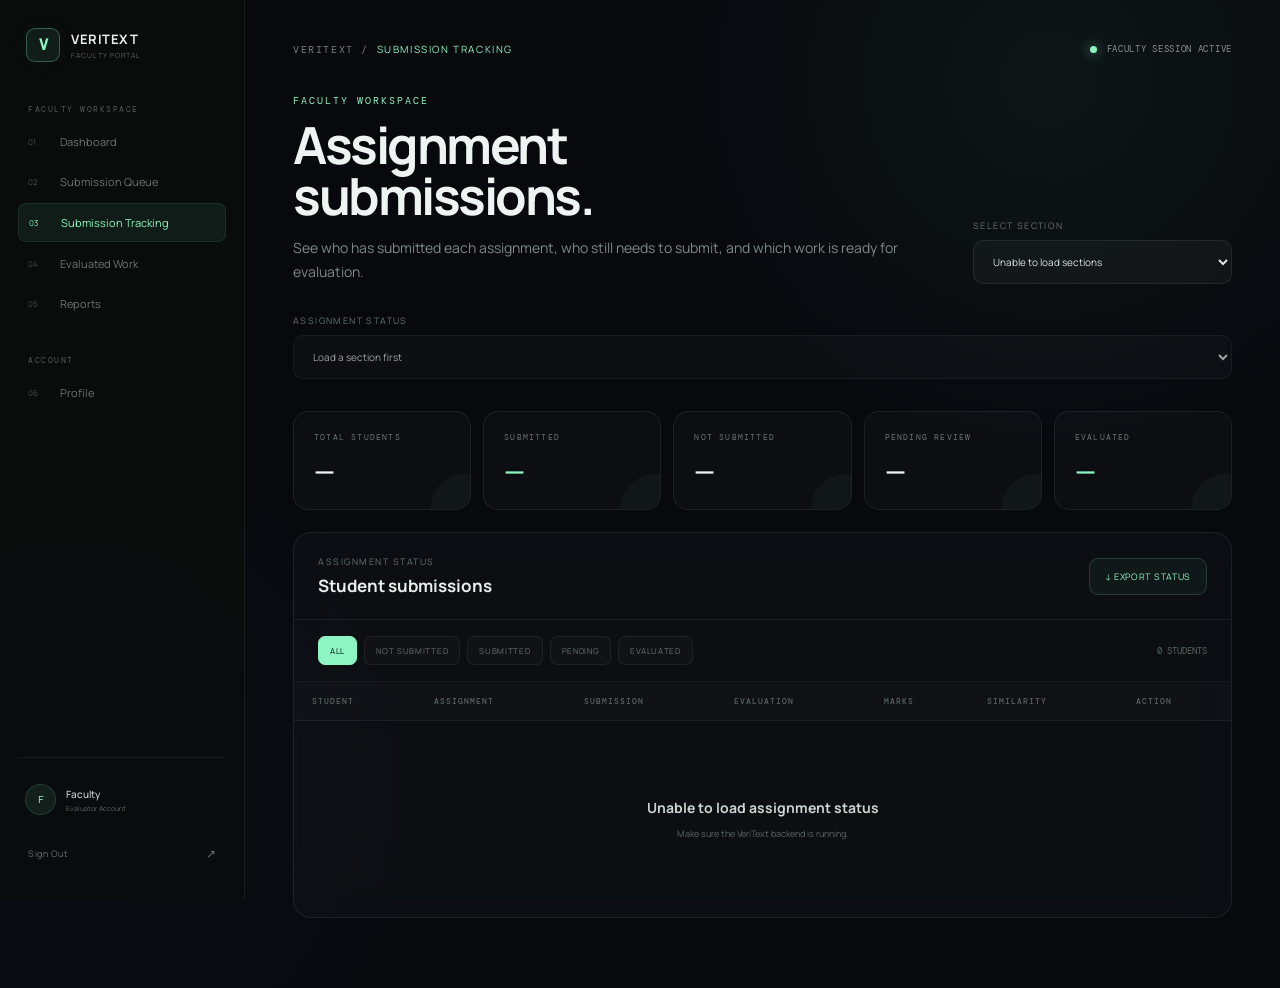
<file: frontend/faculty-roster.html>
<!DOCTYPE html>
<html lang="en">
<head>
    <meta charset="UTF-8">
    <meta name="viewport" content="width=device-width, initial-scale=1.0">

    <title>Submission Tracking | VeriText</title>

    <link rel="stylesheet" href="style.css">

    <link rel="preconnect" href="https://fonts.googleapis.com">
    <link rel="preconnect" href="https://fonts.gstatic.com" crossorigin>

    <link
        href="https://fonts.googleapis.com/css2?family=Manrope:wght@400;500;600;700;800&family=DM+Mono:wght@400;500&display=swap"
        rel="stylesheet"
    >

    <style>

        /* =========================================================
           FACULTY ROSTER
        ========================================================= */

        .roster-page {
            min-height: 100vh;

            background:
                radial-gradient(
                    circle at 82% 8%,
                    rgba(141, 245, 194, 0.055),
                    transparent 27%
                ),
                radial-gradient(
                    circle at 5% 80%,
                    rgba(100, 180, 255, 0.035),
                    transparent 25%
                );
        }


        .roster-main {
            margin-left: 245px;
            width: calc(100% - 245px);
            box-sizing: border-box;

            padding: 42px 48px 70px;
        }


        /* =========================================================
           TOP BAR
        ========================================================= */

        .roster-topbar {
            display: flex;
            justify-content: space-between;
            align-items: center;

            margin-bottom: 38px;
        }


        .roster-breadcrumb {
            color: #71807c;

            font-family: "DM Mono", monospace;
            font-size: 10px;
            letter-spacing: 1.6px;

            text-transform: uppercase;
        }


        .roster-breadcrumb span {
            color: #8df5c2;
        }


        .roster-session {
            display: flex;
            align-items: center;
            gap: 10px;

            color: #87938f;

            font-family: "DM Mono", monospace;
            font-size: 9px;
            letter-spacing: 0.7px;
        }


        .session-dot {
            width: 7px;
            height: 7px;

            border-radius: 50%;

            background: #8df5c2;

            box-shadow:
                0 0 12px rgba(141, 245, 194, 0.65);

            animation: pulseDot 2s ease-in-out infinite;
        }


        @keyframes pulseDot {

            0%,
            100% {
                opacity: 0.55;
                transform: scale(1);
            }

            50% {
                opacity: 1;
                transform: scale(1.2);
            }
        }


        /* =========================================================
           HEADER
        ========================================================= */

        .roster-header {
            display: flex;
            justify-content: space-between;
            align-items: flex-end;

            gap: 30px;

            margin-bottom: 32px;
        }


        .roster-label {
            margin-bottom: 12px;

            color: #8df5c2;

            font-family: "DM Mono", monospace;
            font-size: 10px;
            letter-spacing: 2px;

            text-transform: uppercase;
        }


        .roster-header h1 {
            margin: 0;

            color: #edf4f1;

            font-size: clamp(34px, 4vw, 52px);
            line-height: 1;

            letter-spacing: -2.5px;
        }


        .roster-header p {
            max-width: 650px;

            margin: 15px 0 0;

            color: #7d8986;

            font-size: 14px;
            line-height: 1.7;
        }


        /* =========================================================
           SECTION CONTROL
        ========================================================= */

        .section-control {
            min-width: 230px;
        }


        .control-label {
            display: block;

            margin-bottom: 8px;

            color: #66736f;

            font-family: "DM Mono", monospace;
            font-size: 9px;
            letter-spacing: 1.4px;

            text-transform: uppercase;
        }


        .section-select {
            width: 100%;

            padding: 13px 15px;

            border: 1px solid rgba(255, 255, 255, 0.08);
            border-radius: 10px;

            outline: none;

            background: rgba(255, 255, 255, 0.035);

            color: #dce6e2;

            font-family: "DM Mono", monospace;
            font-size: 10px;

            cursor: pointer;

            transition: 0.25s ease;
        }


        .section-select:hover,
        .section-select:focus {
            border-color: rgba(141, 245, 194, 0.22);

            background: rgba(141, 245, 194, 0.035);
        }


        .section-select option {
            background: #111916;
            color: #dce6e2;
        }


        /* =========================================================
           SUMMARY CARDS
        ========================================================= */

        .roster-stats {
            display: grid;

            grid-template-columns: repeat(5, 1fr);

            gap: 12px;

            margin-bottom: 22px;
        }


        .roster-stat {
            position: relative;

            overflow: hidden;

            padding: 20px;

            border: 1px solid rgba(255, 255, 255, 0.07);
            border-radius: 15px;

            background: rgba(255, 255, 255, 0.025);

            backdrop-filter: blur(16px);

            transition: 0.3s ease;
        }


        .roster-stat:hover {
            transform: translateY(-3px);

            border-color:
                rgba(141, 245, 194, 0.15);
        }


        .roster-stat::after {
            content: "";

            position: absolute;

            width: 70px;
            height: 70px;

            right: -30px;
            bottom: -35px;

            border-radius: 50%;

            background:
                rgba(141, 245, 194, 0.035);
        }


        .roster-stat-label {
            color: #687571;

            font-family: "DM Mono", monospace;
            font-size: 8px;
            letter-spacing: 1.2px;

            text-transform: uppercase;
        }


        .roster-stat-value {
            margin-top: 10px;

            color: #edf4f1;

            font-size: 27px;
            font-weight: 600;

            letter-spacing: -1px;
        }


        .roster-stat-value.accent {
            color: #8df5c2;
        }


        /* =========================================================
           ROSTER CARD
        ========================================================= */

        .roster-card {
            overflow: hidden;

            border: 1px solid rgba(255, 255, 255, 0.07);
            border-radius: 18px;

            background: rgba(255, 255, 255, 0.025);

            backdrop-filter: blur(18px);
        }


        .roster-card-header {
            display: flex;
            justify-content: space-between;
            align-items: center;

            gap: 20px;

            padding: 22px 24px;

            border-bottom:
                1px solid rgba(255, 255, 255, 0.06);
        }


        .heading-label {
            display: block;

            margin-bottom: 6px;

            color: #66736f;

            font-family: "DM Mono", monospace;
            font-size: 9px;
            letter-spacing: 1.5px;

            text-transform: uppercase;
        }


        .roster-card-header h2 {
            margin: 0;

            color: #e6efeb;

            font-size: 17px;
        }


        .download-button {
            display: inline-flex;
            align-items: center;
            gap: 9px;

            padding: 11px 15px;

            border: 1px solid rgba(141, 245, 194, 0.16);
            border-radius: 9px;

            background: rgba(141, 245, 194, 0.045);

            color: #8df5c2;

            font-family: "DM Mono", monospace;
            font-size: 9px;
            letter-spacing: 0.7px;

            cursor: pointer;

            transition: 0.25s ease;
        }


        .download-button:hover {
            transform: translateY(-2px);

            border-color:
                rgba(141, 245, 194, 0.3);

            background:
                rgba(141, 245, 194, 0.075);
        }


        /* =========================================================
           FILTERS
        ========================================================= */

        .roster-toolbar {
            display: flex;
            justify-content: space-between;
            align-items: center;

            gap: 20px;

            padding: 16px 24px;

            border-bottom:
                1px solid rgba(255, 255, 255, 0.045);
        }


        .filter-group {
            display: flex;
            flex-wrap: wrap;
            gap: 7px;
        }


        .filter-button {
            padding: 8px 11px;

            border: 1px solid rgba(255, 255, 255, 0.06);
            border-radius: 7px;

            background: rgba(255, 255, 255, 0.018);

            color: #687571;

            font-family: "DM Mono", monospace;
            font-size: 8px;
            letter-spacing: 0.7px;

            cursor: pointer;

            transition: 0.25s ease;
        }


        .filter-button:hover {
            color: #aab7b2;

            border-color:
                rgba(255, 255, 255, 0.12);
        }


        .filter-button.active {
            color: #08110d;

            background: #8df5c2;

            border-color: #8df5c2;
        }


        .roster-count {
            color: #596561;

            font-family: "DM Mono", monospace;
            font-size: 9px;
        }


        /* =========================================================
           TABLE
        ========================================================= */

        .table-wrapper {
            width: 100%;

            overflow-x: auto;
        }


        .roster-table {
            width: 100%;

            border-collapse: collapse;

            min-width: 850px;
        }


        .roster-table th {
            padding: 14px 18px;

            color: #596662;

            font-family: "DM Mono", monospace;
            font-size: 8px;
            font-weight: 500;

            letter-spacing: 1px;

            text-align: left;
            text-transform: uppercase;

            background: rgba(255, 255, 255, 0.012);

            border-bottom:
                1px solid rgba(255, 255, 255, 0.06);
        }


        .roster-table td {
            padding: 17px 18px;

            color: #9aa7a2;

            font-size: 11px;

            border-bottom:
                1px solid rgba(255, 255, 255, 0.045);
        }


        .roster-table tbody tr {
            transition: 0.2s ease;
        }


        .roster-table tbody tr:hover {
            background:
                rgba(255, 255, 255, 0.018);
        }


        .roster-table tbody tr:last-child td {
            border-bottom: none;
        }


        .student-name {
            color: #d8e1de;

            font-size: 12px;
            font-weight: 500;
        }


        .student-id {
            margin-top: 4px;

            color: #596662;

            font-family: "DM Mono", monospace;
            font-size: 8px;
        }


        .assignment-name {
            color: #aebbb6;
        }


        .muted-value {
            color: #596662;
        }


        /* =========================================================
           STATUS
        ========================================================= */

        .status-badge {
            display: inline-flex;
            align-items: center;

            padding: 6px 9px;

            border-radius: 7px;

            font-family: "DM Mono", monospace;
            font-size: 8px;
            letter-spacing: 0.6px;

            white-space: nowrap;
        }


        .status-not-submitted {
            color: #737e7a;

            border: 1px solid rgba(255, 255, 255, 0.07);

            background: rgba(255, 255, 255, 0.025);
        }


        .status-submitted {
            color: #f0c674;

            border: 1px solid rgba(240, 198, 116, 0.15);

            background: rgba(240, 198, 116, 0.055);
        }


        .status-pending {
            color: #f0c674;

            border: 1px solid rgba(240, 198, 116, 0.15);

            background: rgba(240, 198, 116, 0.055);
        }


        .status-evaluated {
            color: #8df5c2;

            border: 1px solid rgba(141, 245, 194, 0.15);

            background: rgba(141, 245, 194, 0.055);
        }


        .similarity {
            color: #c8d3cf;

            font-family: "DM Mono", monospace;
            font-size: 9px;
        }


        .similarity.high {
            color: #f08a8a;
        }


        .similarity.medium {
            color: #f0c674;
        }


        .similarity.low {
            color: #8df5c2;
        }


        /* =========================================================
           ACTION
        ========================================================= */

        .row-action {
            color: #8df5c2;

            text-decoration: none;

            font-family: "DM Mono", monospace;
            font-size: 8px;
            letter-spacing: 0.6px;

            white-space: nowrap;

            transition: 0.25s ease;
        }


        .row-action:hover {
            letter-spacing: 1px;
        }


        /* =========================================================
           EMPTY / LOADING
        ========================================================= */

        .roster-message {
            padding: 60px 25px;

            text-align: center;
        }


        .roster-message strong {
            display: block;

            margin-bottom: 8px;

            color: #cbd5d1;

            font-size: 14px;
        }


        .roster-message span {
            color: #596662;

            font-family: "DM Mono", monospace;
            font-size: 9px;
        }


        .loading-line {
            width: 150px;
            height: 2px;

            margin: 18px auto 0;

            overflow: hidden;

            background: rgba(255, 255, 255, 0.05);

            border-radius: 10px;
        }


        .loading-line::after {
            content: "";

            display: block;

            width: 45%;

            height: 100%;

            background: #8df5c2;

            animation: loadingSlide 1.2s ease-in-out infinite;
        }


        @keyframes loadingSlide {

            0% {
                transform: translateX(-100%);
            }

            100% {
                transform: translateX(330%);
            }
        }


        /* =========================================================
           REVEAL
        ========================================================= */

        .roster-reveal {
            opacity: 0;

            transform: translateY(16px);

            animation:
                rosterReveal 0.65s ease forwards;
        }


        .roster-reveal:nth-child(2) {
            animation-delay: 0.08s;
        }


        .roster-reveal:nth-child(3) {
            animation-delay: 0.16s;
        }


        @keyframes rosterReveal {

            to {
                opacity: 1;
                transform: translateY(0);
            }
        }


        /* =========================================================
           RESPONSIVE
        ========================================================= */

        @media (max-width: 1100px) {

            .roster-main {
                margin-left: 220px;

                width: calc(100% - 220px);

                padding: 36px 30px 60px;
            }


            .roster-stats {
                grid-template-columns:
                    repeat(3, 1fr);
            }


            .roster-header {
                align-items: flex-start;
            }

        }


        @media (max-width: 760px) {

            .roster-main {
                margin-left: 0;

                width: 100%;

                padding: 30px 20px 50px;
            }


            .roster-topbar {
                margin-bottom: 28px;
            }


            .roster-header {
                flex-direction: column;
            }


            .section-control {
                width: 100%;
            }


            .roster-stats {
                grid-template-columns:
                    repeat(2, 1fr);
            }


            .roster-card-header {
                align-items: flex-start;

                flex-direction: column;
            }


            .download-button {
                width: 100%;

                justify-content: center;
            }


            .roster-toolbar {
                align-items: flex-start;

                flex-direction: column;
            }


            .roster-count {
                align-self: flex-end;
            }

        }


        @media (max-width: 480px) {

            .roster-main {
                padding: 25px 15px 40px;
            }


            .roster-header h1 {
                font-size: 36px;
            }


            .roster-stats {
                grid-template-columns: 1fr;
            }


            .roster-breadcrumb {
                font-size: 8px;
            }


            .roster-session {
                display: none;
            }

        }

    </style>
</head>


<body>

<div class="roster-page">


    <!-- =====================================================
         SIDEBAR
    ====================================================== -->

    <aside class="sidebar">

        <div class="sidebar-brand">

            <div class="brand-mark">
                V
            </div>

            <div>
                <strong>VERITEXT</strong>
                <span>FACULTY PORTAL</span>
            </div>

        </div>


        <div class="sidebar-section">

            <span class="sidebar-label">
                FACULTY WORKSPACE
            </span>


            <a
                href="faculty-dashboard.html"
                class="sidebar-link"
            >
                <span>01</span>
                Dashboard
            </a>


            <a
                href="faculty-dashboard.html#submission-queue"
                class="sidebar-link"
            >
                <span>02</span>
                Submission Queue
            </a>
        
            <a
                href="faculty-roster.html"
                class="sidebar-link active"
            >
                <span>03</span>
                Submission Tracking
            </a>     

            <a
                href="faculty-evaluated.html"
                class="sidebar-link"
            >
                <span>04</span>
                Evaluated Work
            </a>


            <a
                href="faculty-reports.html"
                class="sidebar-link"
            >
                <span>05</span>
                Reports
            </a>

        </div>


        <div class="sidebar-section">

            <span class="sidebar-label">
                ACCOUNT
            </span>


            <a
                href="faculty-profile.html"
                class="sidebar-link"
            >
                <span>06</span>
                Profile
            </a>

        </div>


        <div class="sidebar-bottom">

            <div class="student-mini">

                <div class="student-avatar">
                    F
                </div>

                <div>
                    <strong>Faculty</strong>
                    <span>Evaluator Account</span>
                </div>

            </div>


            <a
                href="login.html"
                class="sign-out"
            >
                Sign Out
                <span>↗</span>
            </a>

        </div>

    </aside>


    <!-- =====================================================
         MAIN
    ====================================================== -->

    <main class="roster-main">


        <!-- TOP BAR -->

        <div class="roster-topbar">

            <div class="roster-breadcrumb">

                VERITEXT /
                <span>SUBMISSION TRACKING</span>

            </div>


            <div class="roster-session">

                <span class="session-dot"></span>

                FACULTY SESSION ACTIVE

            </div>

        </div>


        <!-- HEADER -->

        <section class="roster-header roster-reveal">

            <div>

                <div class="roster-label">
                    Faculty Workspace
                </div>


                <h1>
                    Assignment<br>
                    submissions.
                </h1>


                <p>
                    See who has submitted each assignment, who still needs
                    to submit, and which work is ready for evaluation.
                </p>

            </div>


            <div class="section-control">

                <label
                    class="control-label"
                    for="sectionSelect"
                >
                    Select Section
                </label>


                <select
                    id="sectionSelect"
                    class="section-select"
                >

                    <option value="">
                        Loading sections...
                    </option>

                </select>

            </div>

            <div class="section-control">
                <label class="control-label" for="assignmentSelect">Assignment Status</label>
                <select id="assignmentSelect" class="section-select" disabled>
                    <option value="">Load a section first</option>
                </select>
            </div>

        </section>


        <!-- STATS -->

        <section class="roster-stats roster-reveal">


            <div class="roster-stat">

                <div class="roster-stat-label">
                    Total Students
                </div>

                <div
                    class="roster-stat-value"
                    id="totalStudents"
                >
                    —
                </div>

            </div>


            <div class="roster-stat">

                <div class="roster-stat-label">
                    Submitted
                </div>

                <div
                    class="roster-stat-value accent"
                    id="submittedCount"
                >
                    —
                </div>

            </div>


            <div class="roster-stat">

                <div class="roster-stat-label">
                    Not Submitted
                </div>

                <div
                    class="roster-stat-value"
                    id="notSubmittedCount"
                >
                    —
                </div>

            </div>


            <div class="roster-stat">

                <div class="roster-stat-label">
                    Pending Review
                </div>

                <div
                    class="roster-stat-value"
                    id="pendingCount"
                >
                    —
                </div>

            </div>


            <div class="roster-stat">

                <div class="roster-stat-label">
                    Evaluated
                </div>

                <div
                    class="roster-stat-value accent"
                    id="evaluatedCount"
                >
                    —
                </div>

            </div>


        </section>


        <!-- ROSTER -->

        <section class="roster-card roster-reveal">


            <div class="roster-card-header">

                <div>

                    <span class="heading-label">
                        ASSIGNMENT STATUS
                    </span>

                    <h2>
                        Student submissions
                    </h2>

                </div>


                <button
                    class="download-button"
                    id="downloadRoster"
                    type="button"
                >
                    ↓
                    EXPORT STATUS
                </button>

            </div>


            <!-- FILTERS -->

            <div class="roster-toolbar">

                <div class="filter-group">

                    <button
                        class="filter-button active"
                        data-filter="ALL"
                        type="button"
                    >
                        ALL
                    </button>


                    <button
                        class="filter-button"
                        data-filter="NOT SUBMITTED"
                        type="button"
                    >
                        NOT SUBMITTED
                    </button>


                    <button
                        class="filter-button"
                        data-filter="SUBMITTED"
                        type="button"
                    >
                        SUBMITTED
                    </button>


                    <button
                        class="filter-button"
                        data-filter="PENDING"
                        type="button"
                    >
                        PENDING
                    </button>


                    <button
                        class="filter-button"
                        data-filter="EVALUATED"
                        type="button"
                    >
                        EVALUATED
                    </button>

                </div>


                <div
                    class="roster-count"
                    id="rosterCount"
                >
                    0 STUDENTS
                </div>

            </div>


            <!-- TABLE -->

            <div class="table-wrapper">

                <table class="roster-table">

                    <thead>

                        <tr>

                            <th>
                                Student
                            </th>

                            <th>
                                Assignment
                            </th>

                            <th>
                                Submission
                            </th>

                            <th>
                                Evaluation
                            </th>

                            <th>
                                Marks
                            </th>

                            <th>
                                Similarity
                            </th>

                            <th>
                                Action
                            </th>

                        </tr>

                    </thead>


                    <tbody id="rosterBody">

                        <tr>

                            <td colspan="7">

                                <div class="roster-message">

                                    <strong>
                                        Loading assignment status
                                    </strong>

                                    <span>
                                        Connecting to VeriText database
                                    </span>

                                    <div class="loading-line"></div>

                                </div>

                            </td>

                        </tr>

                    </tbody>

                </table>

            </div>

        </section>


    </main>

</div>


<script>

    /* =========================================================
       CONFIGURATION
    ========================================================= */

    const API_BASE =
        "http://127.0.0.1:8000";


    let currentRoster = [];

    let currentFilter = "ALL";

    let selectedSectionId = null;
    let selectedAssignmentId = null;


    /* =========================================================
       START
    ========================================================= */

    document.addEventListener(
        "DOMContentLoaded",
        () => {

            loadSections();

            setupFilters();

            document
                .getElementById("sectionSelect")
                .addEventListener(
                    "change",
                    event => {

                        selectedSectionId =
                            event.target.value;

                        if (
                            selectedSectionId
                        ) {
                            loadAssignments(selectedSectionId);

                        }

                    }
                );


            document
    .getElementById("downloadRoster")
    .addEventListener("click", downloadRoster);

            document
                .getElementById("assignmentSelect")
                .addEventListener("change", event => {
                    selectedAssignmentId = event.target.value || null;
                    if (selectedSectionId) {
                        loadRoster(selectedSectionId, selectedAssignmentId);
                    }
                });


    /* =========================================================
       LOAD SECTIONS
    ========================================================= */

    async function loadSections() {

        const select =
            document.getElementById(
                "sectionSelect"
            );


        try {

            const response =
                await fetch(
                    `${API_BASE}/api/sections`
                );


            if (!response.ok) {

                throw new Error(
                    "Failed to load sections"
                );

            }


            const data =
                await response.json();


            const availableSections =
                Array.isArray(data)
                    ? data
                    : data.sections || [];
            const facultyEmail = (
                localStorage.getItem("veritextUser") || ""
            ).trim().toLowerCase();
            const sections = availableSections.filter(section =>
                (section.faculty_name || "").trim().toLowerCase() === facultyEmail
            );


            select.innerHTML = "";


            if (sections.length === 0) {

                select.innerHTML = `
                    <option value="">
                        No sections available
                    </option>
                `;

                showRosterMessage(
                    "No sections assigned",
                    "Ask your administrator to map your login email to a section."
                );

                return;

            }


            sections.forEach(
                section => {

                    const option =
                        document.createElement(
                            "option"
                        );


                    option.value =
                        section.id;


                    option.textContent =
                        `${section.name} · ${section.student_count ?? 0} students`;


                    select.appendChild(
                        option
                    );

                }
            );


            selectedSectionId =
                new URLSearchParams(window.location.search).get("section_id")
                || sections[0].id;

            if (!sections.some(section => String(section.id) === String(selectedSectionId))) {
                selectedSectionId = sections[0].id;
            }


            select.value =
                selectedSectionId;


            await loadAssignments(selectedSectionId);


        } catch (error) {

            console.error(
                "Section loading error:",
                error
            );


            select.innerHTML = `
                <option value="">
                    Unable to load sections
                </option>
            `;


            showRosterMessage(
                "Unable to load assignment status",
                "Make sure the VeriText backend is running."
            );

        }

    }


    /* =========================================================
       LOAD ROSTER
    ========================================================= */

    async function loadRoster(
        sectionId,
        assignmentId = selectedAssignmentId
    ) {

        showLoading();


        try {

            const query = assignmentId
                ? `?assignment_id=${encodeURIComponent(assignmentId)}`
                : "";
            const response = await fetch(
                `${API_BASE}/api/sections/${sectionId}/roster${query}`
            );


            if (!response.ok) {

                throw new Error(
                    "Failed to load roster"
                );

            }


            const data =
                await response.json();


            currentRoster =
                data.students || [];


            updateSummary(
                data
            );


            renderRoster();


        } catch (error) {

            console.error(
                "Roster loading error:",
                error
            );


            currentRoster = [];


            updateSummary({
                total_students: 0,
                submitted: 0,
                not_submitted: 0,
                pending_evaluation: 0,
                evaluated: 0
            });


            showRosterMessage(
                "Unable to load roster",
                "Check that the selected section exists and the backend is running."
            );

        }

    }


    /* =========================================================
       SUMMARY
    ========================================================= */

    function updateSummary(
        data
    ) {
        const summary = data.summary || data;

        setText(
            "totalStudents",
            summary.total_students ?? 0
        );


        setText(
            "submittedCount",
            summary.submitted ?? 0
        );


        setText(
            "notSubmittedCount",
            summary.not_submitted ?? 0
        );


        setText(
            "pendingCount",
            summary.pending_evaluation ?? 0
        );


        setText(
            "evaluatedCount",
            summary.evaluated ?? 0
        );

    }


    /* =========================================================
       FILTER SETUP
    ========================================================= */

    function setupFilters() {

        document
            .querySelectorAll(
                ".filter-button"
            )
            .forEach(
                button => {

                    button.addEventListener(
                        "click",
                        () => {

                            document
                                .querySelectorAll(
                                    ".filter-button"
                                )
                                .forEach(
                                    item =>
                                        item.classList.remove(
                                            "active"
                                        )
                                );


                            button.classList.add(
                                "active"
                            );


                            currentFilter =
                                button.dataset.filter;


                            renderRoster();

                        }
                    );

                }
            );

    }


    /* =========================================================
       RENDER ROSTER
    ========================================================= */

    function renderRoster() {

        const body =
            document.getElementById(
                "rosterBody"
            );


        let filteredStudents =
            [...currentRoster];


        if (
            currentFilter !== "ALL"
        ) {

            filteredStudents =
                filteredStudents.filter(
                    student => {

                        const submissionStatus =
                            String(
                                student.submission_status || ""
                            ).toUpperCase();


                        const evaluationStatus =
                            String(
                                student.evaluation_status || ""
                            ).toUpperCase();


                        if (
                            currentFilter ===
                            "NOT SUBMITTED"
                        ) {

                            return (
                                submissionStatus ===
                                "NOT SUBMITTED"
                            );

                        }


                        if (
                            currentFilter ===
                            "SUBMITTED"
                        ) {

                            return (
                                submissionStatus ===
                                "SUBMITTED"
                            );

                        }


                        if (
                            currentFilter ===
                            "PENDING"
                        ) {

                            return (
                                evaluationStatus ===
                                "PENDING"
                            );

                        }


                        if (
                            currentFilter ===
                            "EVALUATED"
                        ) {

                            return (
                                evaluationStatus ===
                                "EVALUATED"
                            );

                        }


                        return true;

                    }
                );

        }


        setText(
            "rosterCount",
            `${filteredStudents.length} STUDENT${filteredStudents.length === 1 ? "" : "S"}`
        );


        if (
            filteredStudents.length === 0
        ) {

            body.innerHTML = `
                <tr>
                    <td colspan="7">
                        <div class="roster-message">

                            <strong>
                                No students in this view
                            </strong>

                            <span>
                                Try another roster filter.
                            </span>

                        </div>
                    </td>
                </tr>
            `;

            return;

        }


        body.innerHTML = "";


        filteredStudents.forEach(
            student => {

                const row =
                    document.createElement(
                        "tr"
                    );


                const submissionStatus =
                    String(
                        student.submission_status || "NOT SUBMITTED"
                    ).toUpperCase();


                const evaluationStatus =
                    String(
                        student.evaluation_status || ""
                    ).toUpperCase();


                const submissionClass =
                    submissionStatus ===
                    "SUBMITTED"

                        ? "status-submitted"

                        : "status-not-submitted";


                let evaluationClass =
                    "status-not-submitted";


                if (
                    evaluationStatus ===
                    "PENDING"
                ) {

                    evaluationClass =
                        "status-pending";

                }


                if (
                    evaluationStatus ===
                    "EVALUATED"
                ) {

                    evaluationClass =
                        "status-evaluated";

                }


                const action =
                    student.submission_id

                        ? evaluationStatus ===
                          "EVALUATED"

                            ? `
                                <a
                                    class="row-action"
                                    href="faculty-report-view.html?submission_id=${student.submission_id}"
                                >
                                    VIEW REPORT →
                                </a>
                            `

                            : `
                                <a
                                    class="row-action"
                                    href="faculty-evaluation.html?submission_id=${student.submission_id}"
                                >
                                    EVALUATE →
                                </a>
                            `

                        : `
                            <span class="muted-value">
                                —
                            </span>
                        `;


                const assignment =
                    student.assignment_title
                        ? escapeHtml(
                            student.assignment_title
                        )
                        : "—";


                const marks =
                    student.marks !== null &&
                    student.marks !== undefined
                        ? Number(
                            student.marks
                        ).toFixed(1)
                        : "—";


                const similarity =
                    student.similarity_percentage !== null &&
                    student.similarity_percentage !== undefined
                        ? Number(
                            student.similarity_percentage
                        )
                        : null;


                let similarityClass =
                    "";


                if (
                    similarity !== null
                ) {

                    if (
                        similarity >= 70
                    ) {

                        similarityClass =
                            "high";

                    }
                    else if (
                        similarity >= 40
                    ) {

                        similarityClass =
                            "medium";

                    }
                    else {

                        similarityClass =
                            "low";

                    }

                }


                const similarityText =
                    similarity !== null
                        ? `${similarity.toFixed(1)}%`
                        : "—";


                row.innerHTML = `

                    <td>

                        <div class="student-name">
                            ${escapeHtml(
                                student.student_name || student.name
                            )}
                        </div>

                        <div class="student-id">
                            ${escapeHtml(
                                student.student_id
                            )}
                        </div>

                    </td>


                    <td>

                        <div class="assignment-name">
                            ${assignment}
                        </div>

                    </td>


                    <td>

                        <span
                            class="status-badge ${submissionClass}"
                        >
                            ${submissionStatus}
                        </span>

                    </td>


                    <td>

                        <span
                            class="status-badge ${evaluationClass}"
                        >
                            ${
                                evaluationStatus
                                    ? evaluationStatus
                                    : "—"
                            }
                        </span>

                    </td>


                    <td>

                        <span class="similarity">
                            ${marks}
                        </span>

                    </td>


                    <td>

                        <span
                            class="similarity ${similarityClass}"
                        >
                            ${similarityText}
                        </span>

                    </td>


                    <td>

                        ${action}

                    </td>

                `;


                body.appendChild(
                    row
                );

            }
        );

    }



    /* =========================================================
       LOADING STATE
    ========================================================= */

    function showLoading() {

        const body =
            document.getElementById(
                "rosterBody"
            );


        body.innerHTML = `
            <tr>
                <td colspan="7">

                    <div class="roster-message">

                        <strong>
                            Loading assignment status
                        </strong>

                        <span>
                            Syncing student records
                        </span>

                        <div class="loading-line"></div>

                    </div>

                </td>
            </tr>
        `;

    }


    /* =========================================================
       MESSAGE
    ========================================================= */

    function showRosterMessage(
        title,
        message
    ) {

        const body =
            document.getElementById(
                "rosterBody"
            );


        body.innerHTML = `
            <tr>
                <td colspan="7">

                    <div class="roster-message">

                        <strong>
                            ${escapeHtml(title)}
                        </strong>

                        <span>
                            ${escapeHtml(message)}
                        </span>

                    </div>

                </td>
            </tr>
        `;


        setText(
            "rosterCount",
            "0 STUDENTS"
        );

    }


    /* =========================================================
       SET TEXT
    ========================================================= */

    function setText(
        id,
        value
    ) {

        const element =
            document.getElementById(id);


        if (element) {

            element.textContent =
                value;

        }

    }


    /* =========================================================
       ESCAPE DATABASE CONTENT
    ========================================================= */

    function escapeHtml(
        value
    ) {

        const div =
            document.createElement(
                "div"
            );


        div.textContent =
            value ?? "";


        return div.innerHTML;

    }
async function downloadRoster() {
    const sectionSelect =
        document.getElementById("sectionSelect");

    if (!sectionSelect || !sectionSelect.value) {
        alert("Please select a section first.");
        return;
    }

    const sectionId = sectionSelect.value;
    const assignmentId = document.getElementById("assignmentSelect").value;
    if (!assignmentId) {
        alert("Select an assignment to export its submitted / not submitted status.");
        return;
    }

    try {
        const response = await fetch(
            `${API_BASE}/api/sections/${sectionId}/roster/export?assignment_id=${encodeURIComponent(assignmentId)}`
        );

        if (!response.ok) {
            const errorData =
                await response.json().catch(() => null);

            throw new Error(
                errorData?.detail ||
                "Excel export failed."
            );
        }

        const blob = await response.blob();

        const contentDisposition =
            response.headers.get("Content-Disposition");

        let filename =
            "Class_Roster.xlsx";

        if (contentDisposition) {
            const match =
                contentDisposition.match(
                    /filename="?([^"]+)"?/
                );

            if (match && match[1]) {
                filename = match[1];
            }
        }

        const downloadUrl =
            window.URL.createObjectURL(blob);

        const link =
            document.createElement("a");

        link.href = downloadUrl;
        link.download = filename;

        document.body.appendChild(link);

        link.click();

        link.remove();

        window.URL.revokeObjectURL(
            downloadUrl
        );

    } catch (error) {
        console.error(
            "Roster export error:",
            error
        );

        alert(
            error.message ||
            "Unable to download the roster."
        );
    }
}

async function loadAssignments(sectionId) {
    const select = document.getElementById("assignmentSelect");
    select.disabled = true;
    select.innerHTML = '<option value="">Loading assignments...</option>';
    try {
        const response = await fetch(`${API_BASE}/api/assignments?section_id=${encodeURIComponent(sectionId)}`);
        const data = await response.json();
        if (!response.ok) throw new Error(data.detail || "Could not load assignments.");
        select.innerHTML = '<option value="">Select an assignment</option>';
        data.assignments.forEach(assignment => {
            const option = document.createElement("option");
            option.value = assignment.id;
            option.textContent = assignment.title;
            select.appendChild(option);
        });
        select.disabled = data.assignments.length === 0;
        if (data.assignments.length) {
            const requestedAssignment = new URLSearchParams(window.location.search).get("assignment_id");
            selectedAssignmentId = data.assignments.some(item => String(item.id) === requestedAssignment)
                ? requestedAssignment
                : String(data.assignments[0].id);
            select.value = selectedAssignmentId;
            await loadRoster(sectionId, selectedAssignmentId);
        } else {
            selectedAssignmentId = null;
            select.innerHTML = '<option value="">No assignments in this section</option>';
            await loadRoster(sectionId, null);
        }
    } catch (error) {
        selectedAssignmentId = null;
        select.innerHTML = '<option value="">Unable to load assignments</option>';
        showRosterMessage("Unable to load assignments", error.message);
    }
}

});
</script>

</body>
</html>
</file>
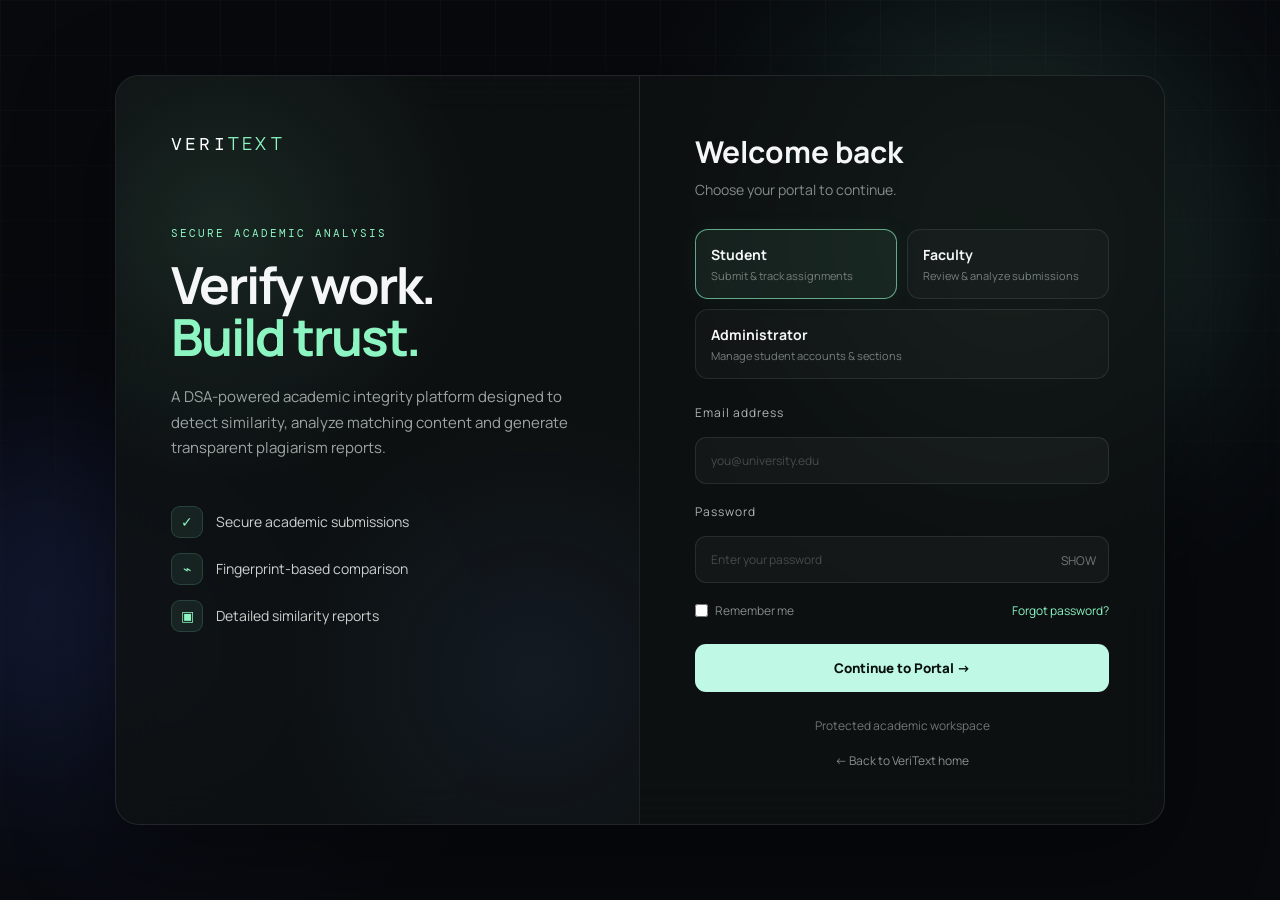
<file: frontend/login.html>
<!DOCTYPE html>
<html lang="en">
<head>
    <meta charset="UTF-8">
    <meta name="viewport" content="width=device-width, initial-scale=1.0">

    <title>VeriText — Login</title>

    <link rel="stylesheet" href="style.css">
    <link rel="preconnect" href="https://fonts.googleapis.com">
<link rel="preconnect" href="https://fonts.gstatic.com" crossorigin>

<link href="https://fonts.googleapis.com/css2?family=Manrope:wght@400;500;600;700;800&family=DM+Mono:wght@400;500&display=swap" rel="stylesheet">
    <style>
        /* ================================
           LOGIN PAGE
        ================================= */

        .login-page {
            min-height: 100vh;
            display: flex;
            align-items: center;
            justify-content: center;
            padding: 40px 20px;
            position: relative;
            overflow: hidden;
        }

        .login-container {
            width: 100%;
            max-width: 1050px;
            display: grid;
            grid-template-columns: 1fr 1fr;
            border: 1px solid rgba(255,255,255,0.09);
            border-radius: 24px;
            overflow: hidden;
            background: rgba(15, 18, 18, 0.78);
            backdrop-filter: blur(24px);
            box-shadow: 0 30px 100px rgba(0,0,0,0.45);
            animation: loginAppear 0.8s ease forwards;
        }

        @keyframes loginAppear {
            from {
                opacity: 0;
                transform: translateY(25px) scale(0.98);
            }
            to {
                opacity: 1;
                transform: translateY(0) scale(1);
            }
        }

        /* LEFT SIDE */

        .login-showcase {
            padding: 55px;
            position: relative;
            border-right: 1px solid rgba(255,255,255,0.08);
            background:
                radial-gradient(circle at 20% 20%, rgba(141,245,194,0.10), transparent 35%),
                radial-gradient(circle at 80% 80%, rgba(100,160,255,0.08), transparent 35%);
        }

        .login-logo {
            font-family: "DM Mono", monospace;
            font-size: 18px;
            letter-spacing: 0.18em;
            color: #ffffff;
            margin-bottom: 70px;
        }

        .login-logo span {
            color: #8df5c2;
        }

        .showcase-label {
            font-family: "DM Mono", monospace;
            font-size: 11px;
            letter-spacing: 0.18em;
            color: #8df5c2;
            margin-bottom: 18px;
        }

        .login-showcase h1 {
            font-size: clamp(38px, 4vw, 58px);
            line-height: 1.02;
            letter-spacing: -0.04em;
            margin: 0 0 22px;
        }

        .login-showcase h1 span {
            color: #8df5c2;
        }

        .showcase-description {
            max-width: 430px;
            color: #9da5a2;
            line-height: 1.7;
            font-size: 15px;
        }

        .login-features {
            margin-top: 45px;
            display: grid;
            gap: 15px;
        }

        .login-feature {
            display: flex;
            align-items: center;
            gap: 13px;
            color: #cbd1ce;
            font-size: 14px;
        }

        .feature-icon {
            width: 32px;
            height: 32px;
            display: grid;
            place-items: center;
            border-radius: 9px;
            background: rgba(141,245,194,0.08);
            border: 1px solid rgba(141,245,194,0.15);
            color: #8df5c2;
        }

        /* RIGHT SIDE */

        .login-form-area {
            padding: 55px;
            display: flex;
            flex-direction: column;
            justify-content: center;
        }

        .login-heading {
            margin-bottom: 30px;
        }

        .login-heading h2 {
            margin: 0 0 8px;
            font-size: 30px;
        }

        .login-heading p {
            margin: 0;
            color: #858d89;
            font-size: 14px;
        }

        /* ROLE SELECTOR */

        .role-selector {
            display: grid;
            grid-template-columns: 1fr 1fr;
            gap: 10px;
            margin-bottom: 25px;
        }

        .role-option:last-child {
            grid-column: 1 / -1;
        }

        .role-option {
            border: 1px solid rgba(255,255,255,0.09);
            background: rgba(255,255,255,0.025);
            border-radius: 13px;
            padding: 15px;
            cursor: pointer;
            transition: 0.25s ease;
        }

        .role-option:hover {
            border-color: rgba(141,245,194,0.35);
            transform: translateY(-2px);
        }

        .role-option.active {
            border-color: rgba(141,245,194,0.65);
            background: rgba(141,245,194,0.07);
            box-shadow: 0 0 25px rgba(141,245,194,0.05);
        }

        .role-title {
            font-size: 14px;
            font-weight: 700;
            margin-bottom: 4px;
        }

        .role-description {
            font-size: 11px;
            color: #777f7b;
        }

        /* FORM */

        .form-group {
            margin-bottom: 19px;
        }

        .form-group label {
            display: block;
            margin-bottom: 8px;
            font-size: 12px;
            color: #aeb6b2;
        }

        .input-wrapper {
            position: relative;
        }

        .input-wrapper input {
            width: 100%;
            box-sizing: border-box;
            padding: 14px 15px;
            border-radius: 11px;
            border: 1px solid rgba(255,255,255,0.09);
            background: rgba(255,255,255,0.035);
            color: #ffffff;
            outline: none;
            font-family: inherit;
            transition: 0.25s ease;
        }

        .input-wrapper input:focus {
            border-color: rgba(141,245,194,0.55);
            box-shadow: 0 0 0 3px rgba(141,245,194,0.06);
        }

        .password-toggle {
            position: absolute;
            right: 13px;
            top: 50%;
            transform: translateY(-50%);
            background: none;
            border: none;
            color: #737b77;
            cursor: pointer;
            font-size: 12px;
        }

        .password-toggle:hover {
            color: #8df5c2;
        }

        .form-options {
            display: flex;
            justify-content: space-between;
            align-items: center;
            margin: 5px 0 25px;
            font-size: 12px;
        }

        .remember {
            display: flex;
            align-items: center;
            gap: 7px;
            color: #858d89;
        }

        .remember input {
            accent-color: #8df5c2;
        }

        .forgot-password {
            color: #8df5c2;
            text-decoration: none;
        }

        .forgot-password:hover {
            text-decoration: underline;
        }

        .login-submit {
            width: 100%;
            padding: 15px;
            border: none;
            border-radius: 11px;
            background: #bff8e5;
            color: #08100c;
            font-weight: 800;
            cursor: pointer;
            transition: 0.25s ease;
            font-family: inherit;
        }

        .login-submit:hover {
            transform: translateY(-2px);
            box-shadow: 0 12px 30px rgba(141,245,194,0.14);
        }

        .login-footer {
            margin-top: 25px;
            text-align: center;
            color: #707874;
            font-size: 12px;
        }

        .back-home {
            display: block;
            margin-top: 18px;
            text-align: center;
            color: #8a928e;
            text-decoration: none;
            font-size: 12px;
            transition: 0.2s;
        }

        .back-home:hover {
            color: #ffcdf7;
        }

        /* TOAST */

        .login-toast {
            position: fixed;
            right: 25px;
            bottom: 25px;
            padding: 15px 20px;
            border-radius: 12px;
            background: #151a18;
            border: 1px solid rgba(141,245,194,0.2);
            color: #dce4df;
            box-shadow: 0 20px 50px rgba(0,0,0,0.4);
            transform: translateY(20px);
            opacity: 0;
            pointer-events: none;
            transition: 0.3s ease;
            z-index: 100;
            font-size: 13px;
        }

        .login-toast.show {
            transform: translateY(0);
            opacity: 1;
        }

        /* RESPONSIVE */

        @media (max-width: 800px) {
            .login-container {
                grid-template-columns: 1fr;
            }

            .login-showcase {
                border-right: none;
                border-bottom: 1px solid rgba(255,255,255,0.08);
                padding: 40px;
            }

            .login-logo {
                margin-bottom: 40px;
            }

            .login-form-area {
                padding: 40px;
            }
        }

        @media (max-width: 480px) {
            .login-page {
                padding: 15px;
            }

            .login-showcase,
            .login-form-area {
                padding: 30px 22px;
            }

            .login-showcase h1 {
                font-size: 36px;
            }

            .role-selector {
                grid-template-columns: 1fr;
            }
        }
    </style>
</head>

<body>

    <div class="background">
        <div class="grid"></div>
        <div class="orb orb-one"></div>
        <div class="orb orb-two"></div>
    </div>

    <main class="login-page">

        <section class="login-container">

            <!-- LEFT -->
            <div class="login-showcase">

                <div class="login-logo">
                    VERI<span>TEXT</span>
                </div>

                <div class="showcase-label">
                    SECURE ACADEMIC ANALYSIS
                </div>

                <h1>
                    Verify work.<br>
                    <span>Build trust.</span>
                </h1>

                <p class="showcase-description">
                    A DSA-powered academic integrity platform designed
                    to detect similarity, analyze matching content and
                    generate transparent plagiarism reports.
                </p>

                <div class="login-features">

                    <div class="login-feature">
                        <div class="feature-icon">✓</div>
                        Secure academic submissions
                    </div>

                    <div class="login-feature">
                        <div class="feature-icon">⌁</div>
                        Fingerprint-based comparison
                    </div>

                    <div class="login-feature">
                        <div class="feature-icon">▣</div>
                        Detailed similarity reports
                    </div>

                </div>

            </div>


            <!-- RIGHT -->
            <div class="login-form-area">

                <div class="login-heading">
                    <h2>Welcome back</h2>
                    <p>Choose your portal to continue.</p>
                </div>


                <!-- ROLE SELECTOR -->
                <div class="role-selector">

                    <div class="role-option active" data-role="student">

                        <div class="role-title">
                            Student
                        </div>

                        <div class="role-description">
                            Submit & track assignments
                        </div>

                    </div>


                    <div class="role-option" data-role="faculty">

                        <div class="role-title">
                            Faculty
                        </div>

                        <div class="role-description">
                            Review & analyze submissions
                        </div>

                    </div>

                        <div class="role-option" data-role="admin">

                            <div class="role-title">
                                Administrator
                            </div>

                            <div class="role-description">
                                Manage student accounts & sections
                            </div>

                    </div>

                </div>


                <!-- FORM -->
                <form id="loginForm">

                    <div class="form-group">

                        <label for="email">
                            Email address
                        </label>

                        <div class="input-wrapper">

                            <input
                                type="email"
                                id="email"
                                placeholder="you@university.edu"
                                required
                            >

                        </div>

                    </div>


                    <div class="form-group">

                        <label for="password">
                            Password
                        </label>

                        <div class="input-wrapper">

                            <input
                                type="password"
                                id="password"
                                placeholder="Enter your password"
                                required
                            >

                            <button
                                type="button"
                                class="password-toggle"
                                id="passwordToggle"
                            >
                                SHOW
                            </button>

                        </div>

                    </div>


                    <div class="form-options">

                        <label class="remember">

                            <input type="checkbox">

                            Remember me

                        </label>

                        <a href="#" class="forgot-password">
                            Forgot password?
                        </a>

                    </div>


                    <button type="submit" class="login-submit">
                        Continue to Portal →
                    </button>

                </form>


                <div class="login-footer">
                    Protected academic workspace
                </div>

                <a href="index.html" class="back-home">
                    ← Back to VeriText home
                </a>

            </div>

        </section>

    </main>


    <div class="login-toast" id="loginToast"></div>


    <script>

        const roleOptions =
            document.querySelectorAll(".role-option");

        let selectedRole = "student";


        roleOptions.forEach(option => {

            option.addEventListener("click", () => {

                roleOptions.forEach(item =>
                    item.classList.remove("active")
                );

                option.classList.add("active");

                selectedRole = option.dataset.role;

            });

        });


        /* PASSWORD SHOW / HIDE */

        const password =
            document.getElementById("password");

        const passwordToggle =
            document.getElementById("passwordToggle");


        passwordToggle.addEventListener("click", () => {

            if (password.type === "password") {

                password.type = "text";
                passwordToggle.textContent = "HIDE";

            } else {

                password.type = "password";
                passwordToggle.textContent = "SHOW";

            }

        });


        /* LOGIN DEMO */

        const loginForm =
            document.getElementById("loginForm");

        const toast =
            document.getElementById("loginToast");


        loginForm.addEventListener("submit", async (event) => {

            event.preventDefault();

            const email = document.getElementById("email").value.trim();
            const passwordValue = document.getElementById("password").value.trim();

            if (!email || !passwordValue) {
                toast.textContent = "Please enter your email and password.";
                toast.classList.add("show");
                return;
            }

            toast.textContent = `Opening ${selectedRole} portal...`;
            toast.classList.add("show");

            try {
                let student = null;
                if (selectedRole === "student") {
                    const response = await fetch(
                        `http://127.0.0.1:8000/api/portal/students/resolve?email=${encodeURIComponent(email)}`
                    );
                    const data = await response.json();
                    if (!response.ok) {
                        throw new Error(data.detail || "Unable to find a student account for this email.");
                    }
                    student = data.student;
                }

                const previousEmail = localStorage.getItem("veritextUser");
                if (selectedRole !== "student" || previousEmail !== email) {
                    localStorage.removeItem("veritext_student_id");
                    localStorage.removeItem("veritext_student_profile");
                    localStorage.removeItem("veritext_submission_id");
                }
                localStorage.setItem("veritextRole", selectedRole);
                localStorage.setItem("veritextUser", email);
                if (student) {
                    localStorage.setItem("veritext_student_id", student.student_id);
                    localStorage.setItem("veritext_student_profile", JSON.stringify(student));
                }

                const portal = {
                    student: "student-dashboard.html",
                    faculty: "faculty-dashboard.html",
                    admin: "admin.html"
                }[selectedRole];
                window.location.href = portal;
            } catch (error) {
                toast.textContent = error.message || "Unable to sign in. Please try again.";
                toast.classList.add("show");
            }

        });


        /* FORGOT PASSWORD */

        document
            .querySelector(".forgot-password")
            .addEventListener("click", (event) => {

                event.preventDefault();

                toast.textContent =
                    "Password recovery will be available soon.";

                toast.classList.add("show");

                setTimeout(() => {
                    toast.classList.remove("show");
                }, 2500);

            });

    </script>

</body>
</html>
</file>
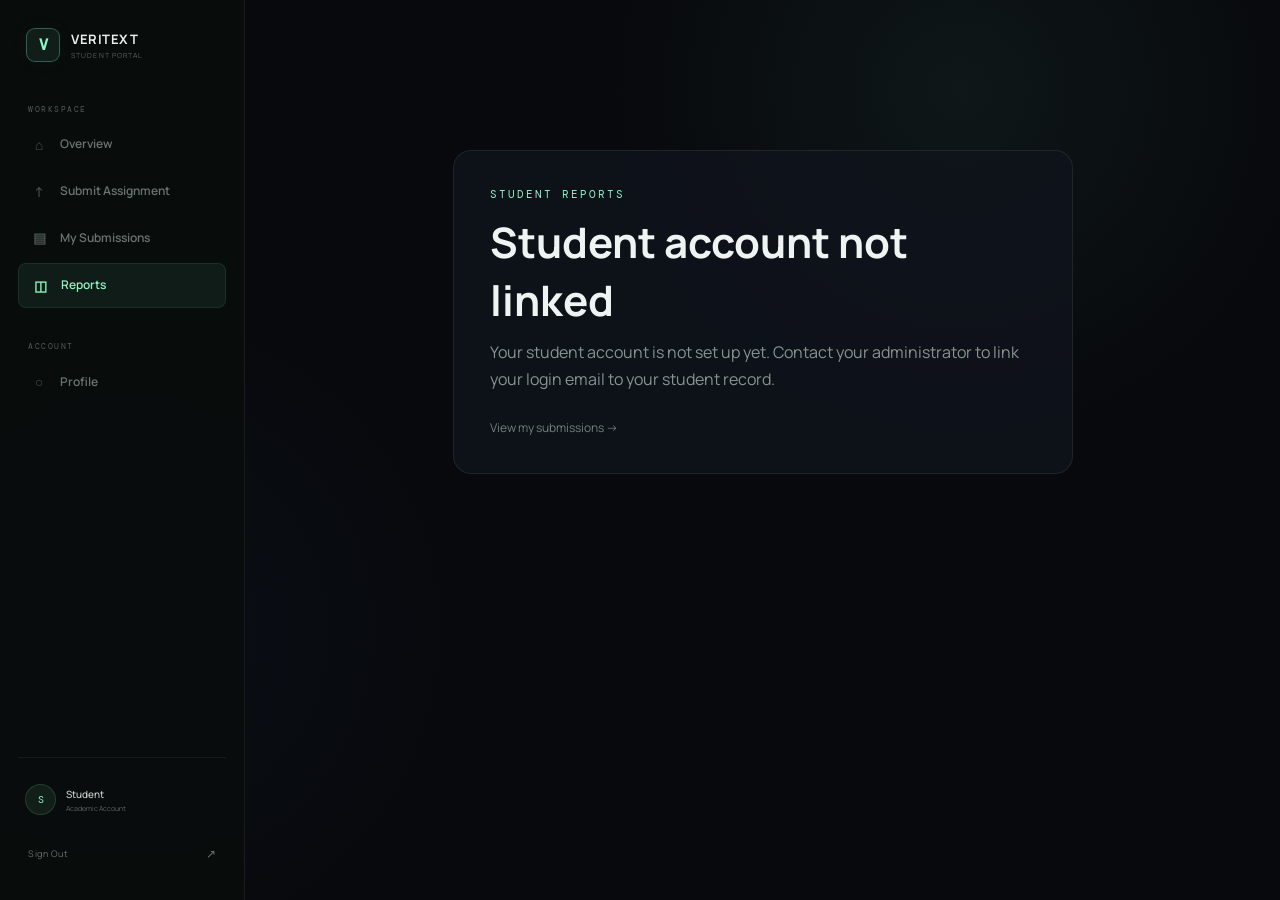
<file: frontend/report.html>
<!DOCTYPE html>
<html lang="en">
<head>
    <meta charset="UTF-8">
    <meta name="viewport" content="width=device-width, initial-scale=1.0">

    <title>Evaluation Report | VeriText</title>

    <link rel="stylesheet" href="style.css">
<link rel="preconnect" href="https://fonts.googleapis.com">
<link rel="preconnect" href="https://fonts.gstatic.com" crossorigin>

<link href="https://fonts.googleapis.com/css2?family=Manrope:wght@400;500;600;700;800&family=DM+Mono:wght@400;500&display=swap" rel="stylesheet">
    <style>
        /* =========================================================
           REPORT PAGE
        ========================================================= */

        .report-page {
            min-height: 100vh;
            background:
                radial-gradient(circle at 75% 10%, rgba(141, 245, 194, 0.06), transparent 28%),
                radial-gradient(circle at 10% 70%, rgba(100, 180, 255, 0.04), transparent 25%);
        }

        .report-main {
            margin-left: 245px;
            padding: 42px 48px 70px;
        }

        .reports-empty-state {
            max-width: 620px;
            margin: 12vh auto 0;
            padding: 36px;
            border: 1px solid rgba(255,255,255,0.08);
            border-radius: 18px;
            background: rgba(16,20,29,0.78);
        }

        .reports-empty-state h1 {
            margin: 10px 0;
            color: #edf4f1;
            font-size: clamp(28px, 4vw, 42px);
        }

        .reports-empty-state p {
            margin-bottom: 22px;
            color: #879491;
            line-height: 1.7;
        }

        .report-main > [hidden] {
            display: none !important;
        }

        .report-topbar {
            display: flex;
            justify-content: space-between;
            align-items: center;
            margin-bottom: 42px;
        }

        .report-breadcrumb {
            font-family: "DM Mono", monospace;
            font-size: 11px;
            letter-spacing: 1.5px;
            color: #7d8a88;
            text-transform: uppercase;
        }

        .report-breadcrumb span {
            color: #8df5c2;
        }

        .report-status {
            display: inline-flex;
            align-items: center;
            gap: 8px;
            padding: 9px 14px;
            border: 1px solid rgba(141, 245, 194, 0.18);
            border-radius: 999px;
            background: rgba(141, 245, 194, 0.05);
            color: #8df5c2;
            font-family: "DM Mono", monospace;
            font-size: 10px;
            letter-spacing: 1px;
        }

        .report-status-dot {
            width: 7px;
            height: 7px;
            border-radius: 50%;
            background: #8df5c2;
            box-shadow: 0 0 12px rgba(141, 245, 194, 0.7);
        }

        /* Header */

        .report-header {
            margin-bottom: 34px;
        }

        .report-label {
            color: #8df5c2;
            font-family: "DM Mono", monospace;
            font-size: 11px;
            letter-spacing: 2px;
            text-transform: uppercase;
            margin-bottom: 12px;
        }

        .report-header h1 {
            margin: 0;
            font-size: clamp(34px, 4vw, 56px);
            line-height: 1;
            letter-spacing: -2px;
            color: #edf4f1;
        }

        .report-header p {
            max-width: 680px;
            margin-top: 16px;
            color: #879491;
            font-size: 15px;
            line-height: 1.7;
        }

        /* Assignment card */

        .assignment-card {
            display: grid;
            grid-template-columns: 1fr auto;
            gap: 30px;
            align-items: center;

            padding: 26px 28px;
            margin-bottom: 24px;

            border: 1px solid rgba(255, 255, 255, 0.08);
            border-radius: 18px;

            background: rgba(255, 255, 255, 0.025);
            backdrop-filter: blur(18px);

            transition: 0.3s ease;
        }

        .assignment-card:hover {
            border-color: rgba(141, 245, 194, 0.18);
            transform: translateY(-2px);
        }

        .assignment-info h2 {
            margin: 0 0 9px;
            color: #edf4f1;
            font-size: 21px;
        }

        .assignment-info p {
            margin: 0;
            color: #7e8b88;
            font-size: 13px;
        }

        .assignment-meta {
            display: flex;
            gap: 22px;
            margin-top: 18px;
            flex-wrap: wrap;
        }

        .meta-item {
            display: flex;
            flex-direction: column;
            gap: 5px;
        }

        .meta-label {
            color: #626d6b;
            font-family: "DM Mono", monospace;
            font-size: 9px;
            letter-spacing: 1px;
            text-transform: uppercase;
        }

        .meta-value {
            color: #c7d1ce;
            font-size: 12px;
        }

        .evaluation-badge {
            padding: 10px 15px;
            border-radius: 10px;
            background: rgba(141, 245, 194, 0.08);
            border: 1px solid rgba(141, 245, 194, 0.16);
            color: #8df5c2;
            font-family: "DM Mono", monospace;
            font-size: 10px;
            letter-spacing: 1px;
        }

        /* Score area */

        .report-grid {
            display: grid;
            grid-template-columns: 1.15fr 0.85fr;
            gap: 24px;
            margin-bottom: 24px;
        }

        .report-card {
            border: 1px solid rgba(255, 255, 255, 0.08);
            border-radius: 18px;
            background: rgba(255, 255, 255, 0.025);
            backdrop-filter: blur(18px);
            overflow: hidden;
        }

        .card-heading {
            padding: 22px 24px;
            border-bottom: 1px solid rgba(255, 255, 255, 0.06);
        }

        .card-heading span {
            display: block;
            color: #626d6b;
            font-family: "DM Mono", monospace;
            font-size: 9px;
            letter-spacing: 1.5px;
            text-transform: uppercase;
            margin-bottom: 6px;
        }

        .card-heading h3 {
            margin: 0;
            color: #e9f1ee;
            font-size: 17px;
        }

        .card-body {
            padding: 26px 24px;
        }

        /* Faculty evaluation */

        .score-layout {
            display: grid;
            grid-template-columns: 170px 1fr;
            gap: 28px;
            align-items: center;
        }

        .score-circle {
            width: 158px;
            height: 158px;
            border-radius: 50%;

            display: flex;
            align-items: center;
            justify-content: center;

            position: relative;

            background:
                conic-gradient(
                    #8df5c2 0deg 309.6deg,
                    rgba(255, 255, 255, 0.07) 309.6deg 360deg
                );
        }

        .score-circle::before {
            content: "";
            position: absolute;
            inset: 9px;
            border-radius: 50%;
            background: #101513;
        }

        .score-number {
            position: relative;
            z-index: 1;
            text-align: center;
        }

        .score-number strong {
            display: block;
            color: #edf4f1;
            font-size: 38px;
            letter-spacing: -2px;
        }

        .score-number span {
            color: #6f7b78;
            font-family: "DM Mono", monospace;
            font-size: 9px;
            letter-spacing: 1px;
        }

        .evaluation-details {
            display: flex;
            flex-direction: column;
            gap: 16px;
        }

        .evaluation-row {
            display: flex;
            justify-content: space-between;
            gap: 20px;
            padding-bottom: 13px;
            border-bottom: 1px solid rgba(255, 255, 255, 0.05);
        }

        .evaluation-row:last-child {
            border-bottom: none;
            padding-bottom: 0;
        }

        .evaluation-row span:first-child {
            color: #75817e;
            font-size: 12px;
        }

        .evaluation-row span:last-child {
            color: #d7e0dd;
            font-family: "DM Mono", monospace;
            font-size: 11px;
        }

        /* Similarity */

        .similarity-content {
            display: flex;
            flex-direction: column;
            align-items: center;
            text-align: center;
            padding: 8px 0 4px;
        }

        .similarity-number {
            font-size: 58px;
            font-weight: 700;
            letter-spacing: -3px;
            color: #edf4f1;
        }

        .similarity-number span {
            font-size: 25px;
            color: #8df5c2;
        }

        .similarity-caption {
            margin-top: 4px;
            color: #73807d;
            font-size: 12px;
        }

        .similarity-bar {
            width: 100%;
            height: 7px;
            margin: 26px 0 18px;
            border-radius: 99px;
            background: rgba(255, 255, 255, 0.06);
            overflow: hidden;
        }

        .similarity-fill {
            width: 0%;
            height: 100%;
            border-radius: inherit;
            background: #8df5c2;
            box-shadow: 0 0 18px rgba(141, 245, 194, 0.28);
        }

        .similarity-note {
            color: #7d8986;
            font-size: 11px;
            line-height: 1.6;
        }

        /* Feedback */

        .feedback-card {
            margin-bottom: 24px;
        }

        .feedback-body {
            padding: 28px 24px;
        }

        .feedback-quote {
            position: relative;
            padding-left: 22px;
            color: #b9c5c1;
            font-size: 14px;
            line-height: 1.8;
        }

        .feedback-quote::before {
            content: "";
            position: absolute;
            left: 0;
            top: 3px;
            width: 3px;
            height: calc(100% - 6px);
            border-radius: 5px;
            background: #8df5c2;
        }

        .faculty-signature {
            margin-top: 22px;
            color: #687572;
            font-family: "DM Mono", monospace;
            font-size: 10px;
            letter-spacing: 0.5px;
        }

        /* Plagiarism details */

        .analysis-list {
            display: grid;
            grid-template-columns: repeat(3, 1fr);
            gap: 14px;
        }

        .analysis-item {
            padding: 19px;
            border: 1px solid rgba(255, 255, 255, 0.06);
            border-radius: 12px;
            background: rgba(255, 255, 255, 0.018);
        }

        .analysis-item span {
            display: block;
            color: #65716e;
            font-family: "DM Mono", monospace;
            font-size: 9px;
            letter-spacing: 1px;
            text-transform: uppercase;
            margin-bottom: 9px;
        }

        .analysis-item strong {
            color: #dce6e2;
            font-size: 17px;
        }

        /* Bottom actions */

        .report-actions {
            display: flex;
            justify-content: space-between;
            align-items: center;
            gap: 18px;
            margin-top: 30px;
        }

        .back-link {
            color: #75817e;
            text-decoration: none;
            font-size: 12px;
            transition: 0.25s ease;
        }

        .back-link:hover {
            color: #8df5c2;
        }

        .download-button {
            border: 1px solid rgba(141, 245, 194, 0.22);
            background: rgba(141, 245, 194, 0.08);
            color: #8df5c2;
            padding: 13px 20px;
            border-radius: 10px;
            font-family: "DM Mono", monospace;
            font-size: 10px;
            letter-spacing: 1px;
            cursor: pointer;
            transition: 0.3s ease;
        }

        .download-button:hover {
            background: rgba(141, 245, 194, 0.14);
            transform: translateY(-2px);
        }

        /* Reveal */

        .report-reveal {
            opacity: 0;
            transform: translateY(18px);
            animation: reportReveal 0.7s ease forwards;
        }

        .report-reveal:nth-child(2) {
            animation-delay: 0.08s;
        }

        .report-reveal:nth-child(3) {
            animation-delay: 0.16s;
        }

        .report-reveal:nth-child(4) {
            animation-delay: 0.24s;
        }

        @keyframes reportReveal {
            to {
                opacity: 1;
                transform: translateY(0);
            }
        }

        /* =========================================================
           RESPONSIVE
        ========================================================= */

        @media (max-width: 1050px) {

            .report-main {
                margin-left: 220px;
                padding: 36px 30px 60px;
            }

            .report-grid {
                grid-template-columns: 1fr;
            }
        }

        @media (max-width: 760px) {

            .report-main {
                margin-left: 0;
                padding: 30px 20px 50px;
            }

            .report-topbar {
                margin-bottom: 30px;
            }

            .assignment-card {
                grid-template-columns: 1fr;
            }

            .score-layout {
                grid-template-columns: 1fr;
                justify-items: center;
                text-align: center;
            }

            .evaluation-details {
                width: 100%;
            }

            .analysis-list {
                grid-template-columns: 1fr;
            }

            .report-actions {
                flex-direction: column-reverse;
                align-items: stretch;
            }

            .download-button {
                width: 100%;
            }

            .back-link {
                text-align: center;
            }
        }

        @media (max-width: 480px) {

            .report-main {
                padding: 25px 15px 40px;
            }

            .report-header h1 {
                font-size: 34px;
            }

            .assignment-card,
            .card-body,
            .feedback-body {
                padding: 20px;
            }

            .assignment-meta {
                gap: 14px;
            }

            .score-circle {
                width: 140px;
                height: 140px;
            }

            .similarity-number {
                font-size: 48px;
            }
        }
    </style>
</head>

<body>

<div class="report-page">

    <!-- =====================================================
         SIDEBAR
    ====================================================== -->

    <aside class="sidebar">

        <div class="sidebar-brand">
            <div class="brand-mark">V</div>

            <div>
                <strong>VERITEXT</strong>
                <span>STUDENT PORTAL</span>
            </div>
        </div>

        <div class="sidebar-section">
            <span class="sidebar-label">WORKSPACE</span>
            <nav class="sidebar-nav">

                <a href="student-dashboard.html"
                   class="sidebar-link">

                    <span class="sidebar-icon">⌂</span>
                    <span>Overview</span>

                </a>


                <a href="submit.html"
                   class="sidebar-link">

                    <span class="sidebar-icon">↑</span>
                    <span>Submit Assignment</span>

                </a>


                <a href="submissions.html"
                   class="sidebar-link">

                    <span class="sidebar-icon">▤</span>
                    <span>My Submissions</span>

                </a>


                <a href="report.html"
                   class="sidebar-link active">

                    <span class="sidebar-icon">◫</span>
                    <span>Reports</span>

                </a>

            </nav>


        </div>

        <div class="sidebar-section">
            <span class="sidebar-label">ACCOUNT</span>

            <a href="student-profile.html" class="sidebar-link">
                <span class="sidebar-icon">○</span>
                <span>Profile</span>
            </a>
        </div>

        <div class="sidebar-bottom">

            <div class="student-mini">
                <div class="student-avatar">S</div>

                <div>
                    <strong>Student</strong>
                    <span>Academic Account</span>
                </div>
            </div>

            <a href="login.html" class="sign-out">
                Sign Out
                <span>↗</span>
            </a>

        </div>

    </aside>


    <!-- =====================================================
         MAIN
    ====================================================== -->

    <main class="report-main">

        <section class="reports-empty-state" id="reportsEmptyState" hidden>
            <div class="report-label">STUDENT REPORTS</div>
            <h1 id="reportsEmptyTitle">No evaluated reports yet</h1>
            <p id="reportsEmptyMessage">When faculty evaluates one of your submissions, its report will be available here.</p>
            <a href="submissions.html" class="back-link">View my submissions →</a>
        </section>

        <div class="report-topbar">

            <div class="report-breadcrumb">
                VERITEXT / STUDENT / <span>REPORT</span>
            </div>

            <div class="report-status">
                <span class="report-status-dot"></span>
                EVALUATION COMPLETE
            </div>

        </div>


        <!-- HEADER -->

        <section class="report-header report-reveal">

            <div class="report-label">
                Final Evaluation Report
            </div>

            <h1>
                Your assignment<br>
                has been evaluated.
            </h1>

            <p>
                This report contains the faculty evaluation and the
                plagiarism analysis released for your submitted work.
            </p>

        </section>


        <!-- ASSIGNMENT -->

        <section class="assignment-card report-reveal">

            <div class="assignment-info">

                <h2>
                    Data Structures Assignment
                </h2>

                <p>
                    DSA-2026-014 · Submitted September 20, 2026
                </p>

                <div class="assignment-meta">

                    <div class="meta-item">
                        <span class="meta-label">Subject</span>
                        <span class="meta-value">Data Structures & Algorithms</span>
                    </div>

                    <div class="meta-item">
                        <span class="meta-label">File</span>
                        <span class="meta-value">DSA_Assignment.pdf</span>
                    </div>

                    <div class="meta-item">
                        <span class="meta-label">Evaluated</span>
                        <span class="meta-value">September 23, 2026</span>
                    </div>

                </div>

            </div>

            <div class="evaluation-badge">
                EVALUATED
            </div>

        </section>


        <!-- SCORE + SIMILARITY -->

        <section class="report-grid report-reveal">

            <!-- Faculty Evaluation -->

            <div class="report-card">

                <div class="card-heading">
                    <span>01 / Faculty Review</span>
                    <h3>Evaluation Result</h3>
                </div>

                <div class="card-body">

                    <div class="score-layout">

                        <div class="score-circle">

                            <div class="score-number">
                            <strong id="scoreValue">—</strong>                                <span>/ 100 MARKS</span>
                            </div>

                        </div>

                    <div class="evaluation-details">

    <div class="evaluation-row">
        <span>Faculty Evaluation</span>
        <span>Completed</span>
    </div>

    <div class="evaluation-row">
        <span>Overall Marks</span>
        <span id="overallMarks">— / 100</span>
    </div>

    <div class="evaluation-row">
        <span>Evaluation Status</span>
        <span>Released</span>
    </div>

</div>
                    </div>

                </div>

            </div>


            <!-- Similarity -->

            <div class="report-card">

                <div class="card-heading">
                    <span>02 / Released Analysis</span>
                    <h3>Similarity Result</h3>
                </div>

                <div class="card-body">

                    <div class="similarity-content">

                        <div class="similarity-number" id="similarityValue">
    —
</div>

                        <div class="similarity-caption">
                            Overall similarity detected
                        </div>

                        <div class="similarity-bar">
                            <div class="similarity-fill"></div>
                        </div>

                        <div class="similarity-note">
                            Similarity analysis was performed as part of
                            the faculty evaluation workflow.
                        </div>

                    </div>

                </div>

            </div>

        </section>


        <!-- FACULTY FEEDBACK -->

        <section class="report-card feedback-card report-reveal">

            <div class="card-heading">

                <span>03 / Faculty Feedback</span>

                <h3>Comments from your evaluator</h3>

            </div>

            <div class="feedback-body">

                <div class="feedback-quote">

                    Good understanding of the core data structures and
                    algorithms. The implementation demonstrates a clear
                    understanding of the concepts discussed in class.
                    Improve the explanation of time complexity and include
                    a more detailed discussion of edge cases in future work.

                </div>

                <div class="faculty-signature">
                    — Faculty Evaluator · Data Structures & Algorithms
                </div>

            </div>

        </section>


        <!-- ANALYSIS DETAILS -->

        <section class="report-card report-reveal">

            <div class="card-heading">

                <span>04 / Analysis Summary</span>

                <h3>Released plagiarism analysis</h3>

            </div>

            <div class="card-body">

                <div class="analysis-list">

                    <div class="analysis-item">
                        <span>Matching Passages</span>
                        <strong>4</strong>
                    </div>

                    <div class="analysis-item">
                        <span>Common Fingerprints</span>
                            <strong id="commonFingerprints">—</strong>

                    </div>

                    <div class="analysis-item">
                        <span>Analysis Status</span>
                        <strong>Complete</strong>
                    </div>

                </div>

            </div>

        </section>


        <!-- ACTIONS -->
        <!-- =========================================
     MATCHING PASSAGES
========================================= -->

<div class="report-card matching-card">

    <div class="card-heading">
        <span>05 / MATCHING CONTENT</span>
        <h3>Detected Matching Passages</h3>
    </div>

    <div class="card-body">

        <div id="matchingContent">

            <div class="matching-empty">
                <div class="matching-empty-icon">
                    ...
                </div>

                <div>
                    <strong>
                        Loading matching passages
                    </strong>

                    <p>
                        Retrieving plagiarism analysis results...
                    </p>
                </div>
            </div>

        </div>

    </div>

</div>
        <div class="report-actions report-reveal">

            <a href="submissions.html" class="back-link">
                ← Back to My Submissions
            </a>

            <button class="download-button" id="downloadReport">
                DOWNLOAD REPORT ↓
            </button>

        </div>

    </main>

</div>

<script>

document.addEventListener("DOMContentLoaded", async () => {

    const API_BASE = "http://127.0.0.1:8000";

    const params = new URLSearchParams(window.location.search);

    let submissionId = params.get("submission_id");

    function showReportsEmptyState(title, message) {
        document.querySelectorAll(".report-main > :not(#reportsEmptyState)").forEach(element => {
            element.hidden = true;
        });
        document.getElementById("reportsEmptyTitle").textContent = title;
        document.getElementById("reportsEmptyMessage").textContent = message;
        document.getElementById("reportsEmptyState").hidden = false;
    }


    /* =====================================================
       FIND LATEST EVALUATED SUBMISSION
    ===================================================== */

    async function resolveSubmissionId() {
        try {
            let studentId = localStorage.getItem("veritext_student_id");
            if (studentId) {
                const studentResponse = await fetch(
                    `${API_BASE}/api/portal/students/${encodeURIComponent(studentId)}`
                );
                if (studentResponse.status === 404) {
                    localStorage.removeItem("veritext_student_id");
                    studentId = null;
                } else if (!studentResponse.ok) {
                    throw new Error("Unable to validate your student account.");
                }
            }
            if (!studentId) {
                const email = localStorage.getItem("veritextUser");
                if (email) {
                    const identityResponse = await fetch(
                        `${API_BASE}/api/portal/students/resolve?email=${encodeURIComponent(email)}`
                    );
                    const identityData = await identityResponse.json();
                    if (identityResponse.ok) {
                        studentId = identityData.student.student_id;
                        localStorage.setItem("veritext_student_id", studentId);
                        localStorage.setItem("veritext_student_profile", JSON.stringify(identityData.student));
                    }
                }
            }
            if (!studentId) {
                showReportsEmptyState(
                    "Student account not linked",
                    "Your student account is not set up yet. Contact your administrator to link your login email to your student record."
                );
                return null;
            }

            const response = await fetch(
                `${API_BASE}/api/roster/students/${encodeURIComponent(studentId)}/submissions`
            );
            const data = await response.json();
            if (!response.ok) {
                throw new Error(data.detail || "Unable to load your submissions.");
            }
            const submissions = data.submissions || [];
            let selected = submissionId
                ? submissions.find(item => String(item.id) === String(submissionId))
                : null;
            if (submissionId && !selected) {
                alert("That report is not linked to your student account.");
                window.location.href = "submissions.html";
                return null;
            }
            if (!submissionId) {
                selected = submissions
                    .filter(item => item.evaluation)
                    .sort((a, b) =>
                        new Date(b.evaluation.evaluated_at || b.submitted_at || 0)
                        - new Date(a.evaluation.evaluated_at || a.submitted_at || 0)
                    )[0];
            }
            if (!selected || !selected.evaluation) {
                if (!submissionId) {
                    showReportsEmptyState(
                        "No evaluated reports yet",
                        "When faculty evaluates one of your submissions, its report will be available here."
                    );
                    return null;
                }
                alert("No evaluated report is available for this submission yet.");
                window.location.href = "submissions.html";
                return null;
            }
            submissionId = String(selected.id);
            localStorage.setItem("veritext_submission_id", submissionId);
            window.history.replaceState({}, "", `report.html?submission_id=${submissionId}`);
            return submissionId;

        } catch (error) {

            console.error(
                "Unable to resolve latest report:",
                error
            );

            alert(
                "Unable to find your evaluation report."
            );

            return null;
        }
    }


    /* =====================================================
       RESOLVE SUBMISSION ID
    ===================================================== */

    const resolvedId =
        await resolveSubmissionId();

    if (!resolvedId) {
        return;
    }

    submissionId =
        resolvedId;


    console.log(
        "Loading VeriText report for submission:",
        submissionId
    );


    try {

        /* =================================================
           LOAD SUBMISSION
        ================================================= */

        const submissionResponse =
            await fetch(
                `${API_BASE}/api/submissions/${submissionId}`
            );


        const submissionData =
            await submissionResponse.json();


        if (!submissionData.success) {

            throw new Error(
                submissionData.message ||
                "Unable to load submission."
            );
        }


        const submission =
            submissionData.submission;


        /* =================================================
           LOAD EVALUATION
        ================================================= */

        const evaluationResponse =
            await fetch(
                `${API_BASE}/api/evaluations/${submissionId}`
            );


        const evaluationData =
            await evaluationResponse.json();


        if (!evaluationData.success) {

            throw new Error(
                evaluationData.message ||
                "Evaluation not found."
            );
        }


        const evaluation =
            evaluationData.evaluation;


        console.log(
            "EVALUATION FROM DATABASE:",
            evaluation
        );


        console.log(
            "COMMON PASSAGES FROM DATABASE:",
            evaluation.common_passages
        );


        /* =================================================
           ASSIGNMENT INFORMATION
        ================================================= */

        const assignmentTitle =
            document.querySelector(
                ".assignment-info h2"
            );


        if (assignmentTitle) {

            assignmentTitle.textContent =
                submission.assignment_title;
        }


        const assignmentDescription =
            document.querySelector(
                ".assignment-info p"
            );


        if (assignmentDescription) {

            assignmentDescription.textContent =
                `Submission S-${String(
                    submission.id
                ).padStart(4, "0")}`;
        }


        const metaValues =
            document.querySelectorAll(
                ".meta-value"
            );


        if (metaValues.length >= 3) {

            metaValues[0].textContent =
                submission.subject;


            metaValues[1].textContent =
                submission.filename;


            metaValues[2].textContent =
                evaluation.evaluated_at
                    ? new Date(
                        evaluation.evaluated_at
                    ).toLocaleDateString(
                        "en-US",
                        {
                            year: "numeric",
                            month: "long",
                            day: "numeric"
                        }
                    )
                    : "—";
        }


        /* =================================================
           MARKS
        ================================================= */

        const score =
            Number(evaluation.marks) || 0;


        const scoreNumber =
            document.getElementById(
                "scoreValue"
            );


        if (scoreNumber) {

            scoreNumber.textContent =
                score;
        }


        const overallMarks =
            document.getElementById(
                "overallMarks"
            );


        if (overallMarks) {

            overallMarks.textContent =
                `${score} / 100`;
        }


        /* =================================================
           UPDATE SCORE CIRCLE
        ================================================= */

        const scoreCircle =
            document.querySelector(
                ".score-circle"
            );


        if (scoreCircle) {

            const scoreDegrees =
                Math.min(score, 100) * 3.6;


            scoreCircle.style.background =
                `conic-gradient(
                    #8df5c2 0deg ${scoreDegrees}deg,
                    rgba(255,255,255,0.07)
                    ${scoreDegrees}deg 360deg
                )`;
        }


        /* =================================================
           SIMILARITY
        ================================================= */

        const similarity =
            Number(
                evaluation.similarity_percentage
            ) || 0;


        const similarityValue =
            document.getElementById(
                "similarityValue"
            );


        if (similarityValue) {

            similarityValue.innerHTML =
                `${similarity}<span>%</span>`;
        }


        const similarityFill =
            document.querySelector(
                ".similarity-fill"
            );


        if (similarityFill) {

            similarityFill.style.width =
                `${Math.min(
                    similarity,
                    100
                )}%`;
        }


        /* =================================================
           COMMON FINGERPRINTS
        ================================================= */

        const commonFingerprints =
            document.getElementById(
                "commonFingerprints"
            );


        if (commonFingerprints) {

            commonFingerprints.textContent =
                evaluation.common_fingerprints ??
                "—";
        }


        /* =================================================
           FACULTY FEEDBACK
        ================================================= */

        const feedback =
            document.querySelector(
                ".feedback-quote"
            );


        if (feedback) {

            feedback.textContent =
                evaluation.feedback ||
                "No feedback was provided.";
        }


        /* =================================================
           FACULTY NAME
        ================================================= */

        const signature =
            document.querySelector(
                ".faculty-signature"
            );


        if (signature) {

            signature.textContent =
                `— ${
                    evaluation.faculty_name ||
                    "Faculty Evaluator"
                }`;
        }


        /* =================================================
           MATCHING PASSAGES
        ================================================= */

        const matchingSection =
            document.getElementById(
                "matchingContent"
            );


        let passages = [];


        try {

            if (evaluation.common_passages) {

                if (
                    typeof evaluation.common_passages ===
                    "string"
                ) {

                    passages =
                        JSON.parse(
                            evaluation.common_passages
                        );

                } else if (
                    Array.isArray(
                        evaluation.common_passages
                    )
                ) {

                    passages =
                        evaluation.common_passages;
                }
            }

        } catch (error) {

            console.error(
                "Unable to parse matching passages:",
                error
            );

            passages = [];
        }


        console.log(
            "Matching passages received:",
            passages
        );


        /* =================================================
           UPDATE ANALYSIS SUMMARY
        ================================================= */

        const analysisItems =
            document.querySelectorAll(
                ".analysis-item"
            );


        if (analysisItems.length >= 3) {

            analysisItems[0]
                .querySelector("strong")
                .textContent =
                passages.length;


            analysisItems[2]
                .querySelector("strong")
                .textContent =
                "Complete";
        }


        /* =================================================
           DISPLAY MATCHING PASSAGES
        ================================================= */

        if (matchingSection) {

            if (
                !Array.isArray(passages) ||
                passages.length === 0
            ) {

                matchingSection.innerHTML = `

                    <div class="matching-empty">

                        <div class="matching-empty-icon">
                            ✓
                        </div>

                        <div>

                            <strong>
                                No significant matching passages
                            </strong>

                            <p>
                                No matching passages were
                                recorded during plagiarism
                                analysis.
                            </p>

                        </div>

                    </div>

                `;

            } else {

                matchingSection.innerHTML = `

                    <div class="matching-list">

                        ${passages.map(
                            (passage, index) => {

                            const passage1 =
                                passage.submission_1_passage ||
                                passage.text ||
                                passage.passage ||
                                "";


                            const passage2 =
                                passage.submission_2_passage ||
                                passage1;


                            const length =
                                passage.length || "";


                            return `

                                <div class="matching-item">

                                    <div class="matching-item-top">

                                        <span>
                                            MATCH ${
                                                String(
                                                    index + 1
                                                ).padStart(
                                                    2,
                                                    "0"
                                                )
                                            }
                                        </span>

                                        <span
                                            class="matching-percent"
                                        >
                                            ${
                                                length
                                                    ? `${length} WORDS`
                                                    : "DETECTED"
                                            }
                                        </span>

                                    </div>


                                    <div
                                        class="matching-comparison"
                                    >

                                        <div
                                            class="matching-side"
                                        >

                                            <div
                                                class="matching-side-label"
                                            >
                                                SUBMISSION
                                            </div>


                                            <div
                                                class="matching-text"
                                            >
                                                ${
                                                    escapeHtml(
                                                        passage1
                                                    )
                                                }
                                            </div>

                                        </div>


                                        <div
                                            class="matching-side"
                                        >

                                            <div
                                                class="matching-side-label"
                                            >
                                                MATCHED CONTENT
                                            </div>


                                            <div
                                                class="matching-text"
                                            >
                                                ${
                                                    escapeHtml(
                                                        passage2
                                                    )
                                                }
                                            </div>

                                        </div>

                                    </div>

                                </div>

                            `;
                        }).join("")}

                    </div>

                `;
            }
        }


        console.log(
            "VeriText Report Loaded:",
            evaluation
        );


    } catch (error) {

        console.error(
            "Report loading failed:",
            error
        );


        alert(
            "Unable to load the evaluation report: " +
            error.message
        );
    }


    /* =====================================================
       DOWNLOAD REPORT
    ===================================================== */

    const downloadButton =
        document.getElementById(
            "downloadReport"
        );


    if (downloadButton) {

        downloadButton.addEventListener(
            "click",
            async () => {

                if (!submissionId) {

                    alert(
                        "No submission selected."
                    );

                    return;
                }


                const originalText =
                    downloadButton.textContent;


                downloadButton.disabled =
                    true;


                downloadButton.textContent =
                    "PREPARING REPORT...";


                try {

                    const response =
                        await fetch(
                            `${API_BASE}/api/reports/${submissionId}/pdf`
                        );


                    if (!response.ok) {

                        throw new Error(
                            "Unable to generate report."
                        );
                    }


                    const blob =
                        await response.blob();


                    const url =
                        window.URL.createObjectURL(
                            blob
                        );


                    const link =
                        document.createElement(
                            "a"
                        );


                    link.href =
                        url;


                    link.download =
                        `VeriText_Report_${submissionId}.pdf`;


                    document.body.appendChild(
                        link
                    );


                    link.click();


                    link.remove();


                    window.URL.revokeObjectURL(
                        url
                    );


                    downloadButton.textContent =
                        "REPORT DOWNLOADED ✓";


                    setTimeout(
                        () => {

                            downloadButton.textContent =
                                originalText;

                            downloadButton.disabled =
                                false;

                        },
                        2000
                    );


                } catch (error) {

                    console.error(
                        "Report download failed:",
                        error
                    );


                    alert(
                        "Unable to download the report."
                    );


                    downloadButton.textContent =
                        originalText;


                    downloadButton.disabled =
                        false;
                }

            }
        );
    }


    /* =====================================================
       ESCAPE HTML
    ===================================================== */

    function escapeHtml(value) {

        const div =
            document.createElement(
                "div"
            );


        div.textContent =
            value ?? "";


        return div.innerHTML;
    }

});

</script>

</body>
</html>
</file>
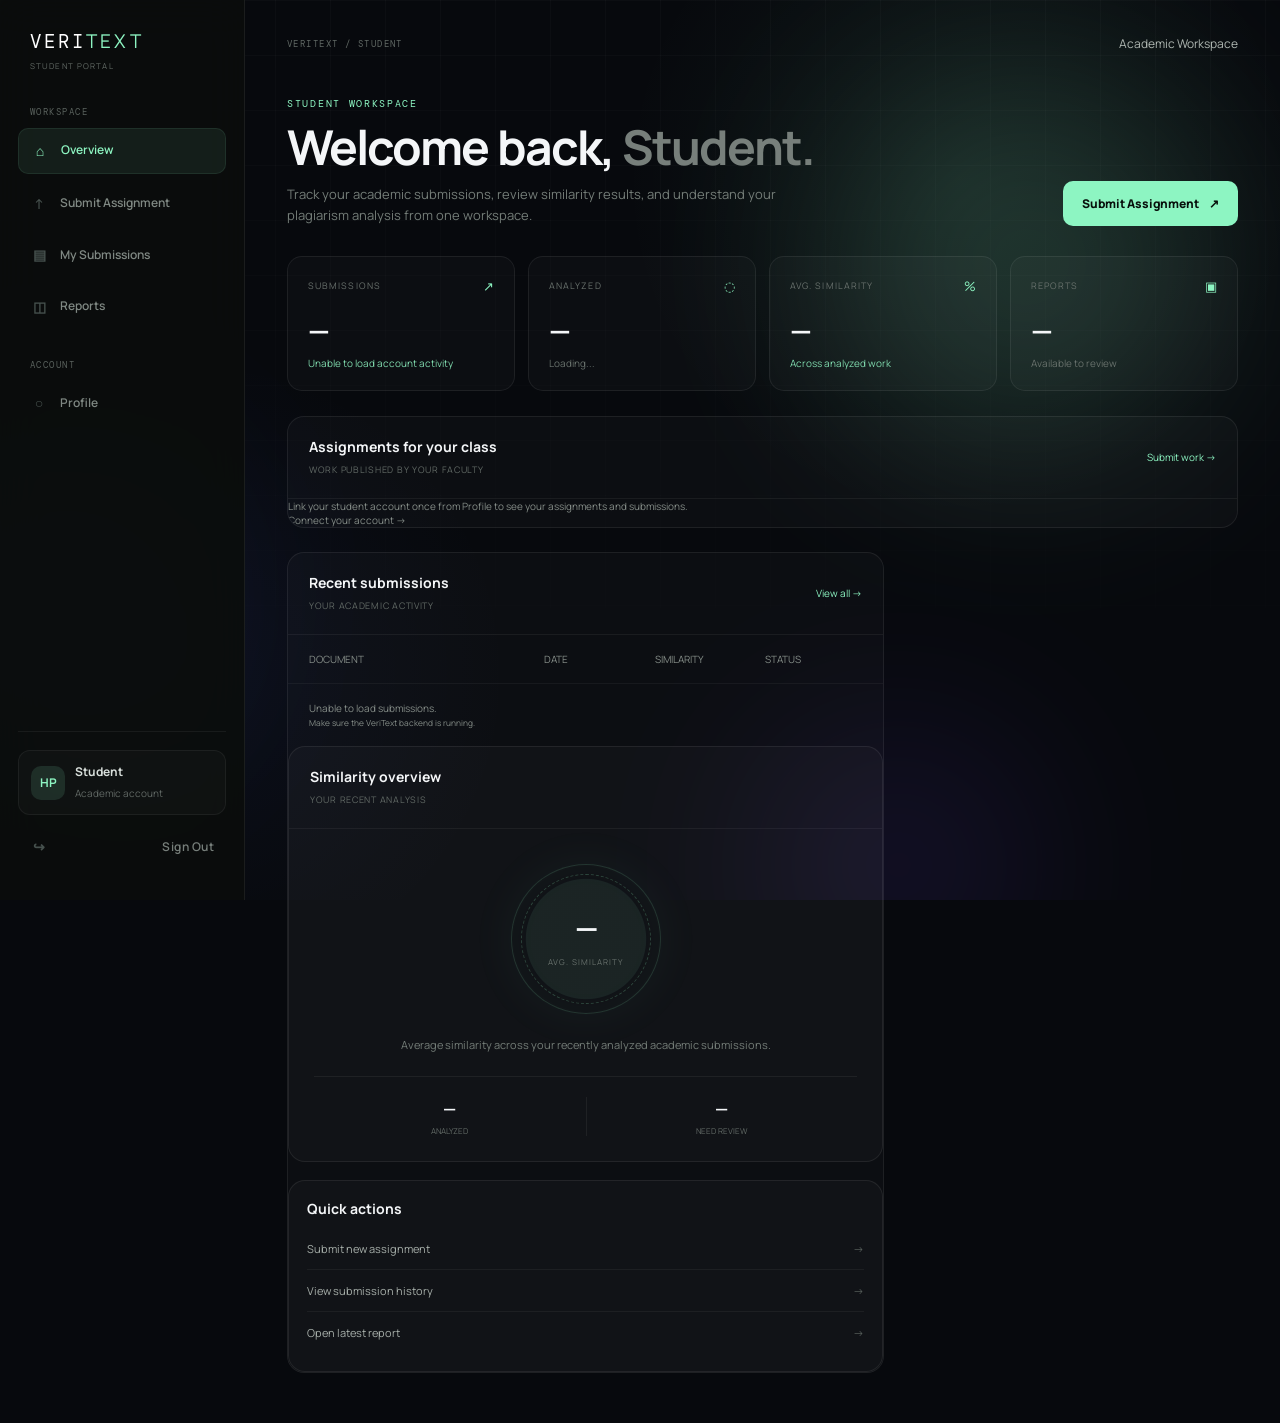
<file: frontend/student-dashboard.html>
<!DOCTYPE html>
<html lang="en">
<head>
    <meta charset="UTF-8">
    <meta name="viewport" content="width=device-width, initial-scale=1.0">

    <title>VeriText — Student Portal</title>

    <link rel="stylesheet" href="style.css">
<link rel="preconnect" href="https://fonts.googleapis.com">
<link rel="preconnect" href="https://fonts.gstatic.com" crossorigin>

<link href="https://fonts.googleapis.com/css2?family=Manrope:wght@400;500;600;700;800&family=DM+Mono:wght@400;500&display=swap" rel="stylesheet">
    <style>

        /* =========================================
           STUDENT DASHBOARD
        ========================================= */

        .dashboard-page {
            min-height: 100vh;
            display: flex;
            position: relative;
        }

        /* =========================================
           SIDEBAR
        ========================================= */

        .dashboard-sidebar {
            width: 245px;
            min-height: 100vh;
            position: fixed;
            left: 0;
            top: 0;
            z-index: 20;

            padding: 28px 18px;

            display: flex;
            flex-direction: column;

            background: rgba(11, 14, 13, 0.92);
            border-right: 1px solid rgba(255,255,255,0.07);

            backdrop-filter: blur(20px);
        }

        .dashboard-brand {
            padding: 0 12px 35px;
        }

        .dashboard-brand-name {
            font-family: "DM Mono", monospace;
            font-size: 19px;
            letter-spacing: 0.16em;
            color: #ffffff;
        }

        .dashboard-brand-name span {
            color: #8df5c2;
        }

        .dashboard-brand-subtitle {
            display: block;
            margin-top: 6px;

            font-family: "DM Mono", monospace;
            font-size: 8px;
            letter-spacing: 0.14em;
            color: #626a66;
        }

        /* Navigation */

        .sidebar-label {
            padding: 0 12px;
            margin-bottom: 10px;

            font-family: "DM Mono", monospace;
            font-size: 9px;
            letter-spacing: 0.16em;
            color: #59615d;
        }

        .sidebar-nav {
            display: flex;
            flex-direction: column;
            gap: 5px;
        }

        .sidebar-link {
            display: flex;
            align-items: center;
            gap: 12px;

            padding: 12px;
            border-radius: 10px;

            color: #7f8883;
            text-decoration: none;

            font-size: 13px;

            transition:
                background 0.25s ease,
                color 0.25s ease,
                transform 0.25s ease;
        }

        .sidebar-link:hover {
            color: #dce5df;
            background: rgba(255,255,255,0.035);
            transform: translateX(2px);
        }

        .sidebar-link.active {
            color: #8df5c2;
            background: rgba(141,245,194,0.075);
        }

        .sidebar-icon {
            width: 18px;
            text-align: center;
            font-size: 14px;
        }

        /* Sidebar bottom */

        .sidebar-bottom {
            margin-top: auto;
        }

        .student-mini-profile {
            display: flex;
            align-items: center;
            gap: 10px;

            padding: 12px;
            margin-bottom: 10px;

            border-radius: 12px;
            background: rgba(255,255,255,0.025);
            border: 1px solid rgba(255,255,255,0.055);
        }

        .profile-avatar {
            width: 34px;
            height: 34px;

            display: grid;
            place-items: center;

            border-radius: 10px;

            background: rgba(141,245,194,0.12);
            color: #8df5c2;

            font-weight: 700;
            font-size: 12px;
        }

        .profile-info strong {
            display: block;
            color: #d8dfdb;
            font-size: 12px;
        }

        .profile-info span {
            color: #606864;
            font-size: 10px;
        }

        .sign-out {
            color: #777f7b;
        }

        .sign-out:hover {
            color: #ff9d9d;
            background: rgba(255,100,100,0.05);
        }


        /* =========================================
           MAIN AREA
        ========================================= */

        .dashboard-main {
            width: calc(100% - 245px);
            margin-left: 245px;
            min-height: 100vh;

            padding: 35px 42px 50px;

            position: relative;
        }


        /* Top bar */

        .dashboard-topbar {
            display: flex;
            justify-content: space-between;
            align-items: center;

            margin-bottom: 45px;
        }

        .dashboard-location {
            font-family: "DM Mono", monospace;
            font-size: 9px;
            letter-spacing: 0.16em;
            color: #606864;
        }

        .dashboard-date {
            color: #aeb6b1;
            font-size: 12px;
        }


        /* =========================================
           WELCOME
        ========================================= */

        .welcome-section {
            display: flex;
            justify-content: space-between;
            align-items: flex-end;

            margin-bottom: 30px;
        }

        .welcome-label {
            font-family: "DM Mono", monospace;
            font-size: 10px;
            letter-spacing: 0.17em;
            color: #8df5c2;

            margin-bottom: 12px;
        }

        .welcome-section h1 {
            margin: 0;
            font-size: clamp(30px, 4vw, 48px);
            letter-spacing: -0.04em;
            line-height: 1.05;
        }

        .welcome-section h1 span {
            color: #777f7b;
        }

        .welcome-description {
            margin-top: 12px;
            max-width: 550px;

            color: #747d78;
            font-size: 13px;
            line-height: 1.6;
        }

        .submit-button {
            display: inline-flex;
            align-items: center;
            gap: 10px;

            padding: 13px 18px;

            border-radius: 10px;

            background: #8df5c2;
            color: #08100c;

            text-decoration: none;

            font-size: 12px;
            font-weight: 800;

            transition: 0.25s ease;
        }

        .submit-button:hover {
            transform: translateY(-3px);
            box-shadow: 0 14px 35px rgba(141,245,194,0.12);
        }


        /* =========================================
           STAT CARDS
        ========================================= */

        .stats-grid {
            display: grid;
            grid-template-columns: repeat(4, 1fr);
            gap: 13px;

            margin-bottom: 25px;
        }

        .stat-card {
            padding: 20px;

            border: 1px solid rgba(255,255,255,0.07);
            border-radius: 15px;

            background: rgba(255,255,255,0.025);

            transition: 0.3s ease;
        }

        .stat-card:hover {
            transform: translateY(-4px);
            border-color: rgba(141,245,194,0.16);
            background: rgba(255,255,255,0.04);
        }

        .stat-top {
            display: flex;
            justify-content: space-between;
            align-items: center;
        }

        .stat-label {
            font-family: "DM Mono", monospace;
            font-size: 9px;
            letter-spacing: 0.12em;
            color: #69716d;
        }

        .stat-icon {
            color: #8df5c2;
            font-size: 13px;
        }

        .stat-number {
            margin-top: 16px;

            font-size: 28px;
            font-weight: 700;
            letter-spacing: -0.04em;
        }

        .stat-change {
            margin-top: 7px;

            font-size: 10px;
            color: #68716c;
        }

        .stat-change.positive {
            color: #7fd9ad;
        }


        /* =========================================
           CONTENT GRID
        ========================================= */

        .dashboard-grid {
            display: grid;
            grid-template-columns: minmax(0, 1.6fr) minmax(280px, 0.9fr);
            gap: 18px;
        }

        .dashboard-card {
            border: 1px solid rgba(255,255,255,0.07);
            border-radius: 17px;

            background: rgba(255,255,255,0.025);

            overflow: hidden;
        }

        .card-heading {
            display: flex;
            justify-content: space-between;
            align-items: center;

            padding: 20px 21px;

            border-bottom: 1px solid rgba(255,255,255,0.055);
        }

        .card-heading h2 {
            margin: 0;
            font-size: 14px;
        }

        .card-heading span {
            font-family: "DM Mono", monospace;
            font-size: 9px;
            color: #626a66;
            letter-spacing: 0.08em;
        }

        .view-all {
            color: #8df5c2;
            text-decoration: none;
            font-size: 10px;
        }


        /* =========================================
           SUBMISSIONS TABLE
        ========================================= */

        .submission-row {
            display: grid;
            grid-template-columns: 1.7fr 0.8fr 0.8fr 0.7fr;

            align-items: center;

            padding: 17px 21px;

            border-bottom: 1px solid rgba(255,255,255,0.045);

            transition: 0.2s ease;
        }

        .submission-row:last-child {
            border-bottom: none;
        }

        .submission-row:hover {
            background: rgba(255,255,255,0.02);
        }

        .document-name {
            display: flex;
            align-items: center;
            gap: 11px;
        }

        .document-small-icon {
            width: 32px;
            height: 32px;

            display: grid;
            place-items: center;

            border-radius: 8px;

            background: rgba(141,245,194,0.06);
            border: 1px solid rgba(141,245,194,0.1);

            color: #8df5c2;

            font-size: 11px;
        }

        .document-name strong {
            display: block;
            font-size: 11px;
            color: #c8cfcb;
        }

        .document-name span {
            display: block;
            margin-top: 4px;

            font-size: 9px;
            color: #5f6763;
        }

        .table-value {
            font-size: 10px;
            color: #858d88;
        }

        .similarity-value {
            font-size: 11px;
            font-weight: 700;
        }

        .similarity-low {
            color: #8df5c2;
        }

        .similarity-medium {
            color: #e4c77d;
        }

        .status-badge {
            display: inline-flex;
            width: fit-content;

            padding: 5px 8px;

            border-radius: 6px;

            font-family: "DM Mono", monospace;
            font-size: 8px;
            letter-spacing: 0.06em;
        }

        .status-complete {
            color: #8df5c2;
            background: rgba(141,245,194,0.07);
        }

        .status-review {
            color: #e4c77d;
            background: rgba(228,199,125,0.07);
        }


        /* =========================================
           RIGHT SIDE CARDS
        ========================================= */

        .analysis-overview {
            padding: 25px;
        }

        .score-circle {
            width: 150px;
            height: 150px;

            margin: 10px auto 22px;

            display: grid;
            place-items: center;

            border-radius: 50%;

            background:
                radial-gradient(
                    circle,
                    rgba(141,245,194,0.08) 0 57%,
                    transparent 58%
                );

            border: 1px solid rgba(141,245,194,0.15);

            box-shadow:
                0 0 50px rgba(141,245,194,0.05),
                inset 0 0 30px rgba(141,245,194,0.03);

            position: relative;
        }

        .score-circle::before {
            content: "";

            position: absolute;
            inset: 9px;

            border-radius: 50%;

            border: 1px dashed rgba(141,245,194,0.22);

            animation: rotateScore 18s linear infinite;
        }

        @keyframes rotateScore {
            to {
                transform: rotate(360deg);
            }
        }

        .score-number {
            text-align: center;
            position: relative;
            z-index: 1;
        }

        .score-number strong {
            display: block;

            font-size: 30px;
            letter-spacing: -0.05em;
        }

        .score-number span {
            font-family: "DM Mono", monospace;
            font-size: 8px;
            letter-spacing: 0.12em;
            color: #69716d;
        }

        .overview-text {
            text-align: center;
            color: #747d78;
            font-size: 11px;
            line-height: 1.6;
        }

        .overview-metrics {
            display: grid;
            grid-template-columns: 1fr 1fr;

            margin-top: 22px;

            border-top: 1px solid rgba(255,255,255,0.06);
            padding-top: 20px;
        }

        .overview-metric {
            text-align: center;
        }

        .overview-metric + .overview-metric {
            border-left: 1px solid rgba(255,255,255,0.06);
        }

        .overview-metric strong {
            display: block;
            font-size: 17px;
        }

        .overview-metric span {
            display: block;
            margin-top: 5px;

            color: #626a66;
            font-size: 8px;
            font-family: "DM Mono", monospace;
        }


        /* =========================================
           QUICK ACTIONS
        ========================================= */

        .quick-actions {
            margin-top: 18px;
            padding: 18px;
        }

        .quick-action {
            display: flex;
            justify-content: space-between;
            align-items: center;

            padding: 13px 0;

            color: #a7afaa;
            text-decoration: none;

            border-bottom: 1px solid rgba(255,255,255,0.05);

            font-size: 11px;

            transition: 0.2s ease;
        }

        .quick-action:last-child {
            border-bottom: none;
        }

        .quick-action:hover {
            color: #8df5c2;
            padding-left: 4px;
        }

        .quick-action span:last-child {
            color: #59615d;
        }


        /* =========================================
           REVEAL ANIMATION
        ========================================= */

        .dashboard-reveal {
            opacity: 0;
            transform: translateY(18px);
            animation: dashboardReveal 0.7s ease forwards;
        }

        .delay-1 {
            animation-delay: 0.08s;
        }

        .delay-2 {
            animation-delay: 0.16s;
        }

        .delay-3 {
            animation-delay: 0.24s;
        }

        @keyframes dashboardReveal {
            to {
                opacity: 1;
                transform: translateY(0);
            }
        }


        /* =========================================
           RESPONSIVE
        ========================================= */

        @media (max-width: 1050px) {

            .dashboard-sidebar {
                width: 210px;
            }

            .dashboard-main {
                width: calc(100% - 210px);
                margin-left: 210px;
                padding: 30px;
            }

            .stats-grid {
                grid-template-columns: repeat(2, 1fr);
            }

            .dashboard-grid {
                grid-template-columns: 1fr;
            }

        }


        @media (max-width: 760px) {

            .dashboard-sidebar {
                width: 70px;
                padding: 20px 10px;
            }

            .dashboard-brand {
                padding: 0 0 30px;
                text-align: center;
            }

            .dashboard-brand-name {
                font-size: 0;
            }

            .dashboard-brand-name::before {
                content: "V";
                color: #8df5c2;
                font-size: 16px;
            }

            .dashboard-brand-subtitle,
            .sidebar-label,
            .sidebar-link span:not(.sidebar-icon),
            .profile-info {
                display: none;
            }

            .sidebar-link {
                justify-content: center;
                padding: 13px;
            }

            .student-mini-profile {
                justify-content: center;
                padding: 8px;
            }

            .dashboard-main {
                width: calc(100% - 70px);
                margin-left: 70px;
                padding: 25px 18px 40px;
            }

            .welcome-section {
                display: block;
            }

            .submit-button {
                margin-top: 20px;
            }

            .submission-row {
                grid-template-columns: 1.6fr 0.8fr 0.7fr;
            }

            .submission-row > :nth-child(2) {
                display: none;
            }

        }


        @media (max-width: 480px) {

            .stats-grid {
                grid-template-columns: 1fr;
            }

            .dashboard-topbar {
                margin-bottom: 30px;
            }

            .dashboard-date {
                display: none;
            }

            .welcome-section h1 {
                font-size: 32px;
            }

            .submission-row {
                grid-template-columns: 1fr 0.7fr;
                gap: 10px;
            }

            .submission-row > :nth-child(3) {
                display: none;
            }

            .submission-row > :nth-child(4) {
                text-align: right;
            }

        }

    </style>
</head>


<body>

    <!-- =========================================
         BACKGROUND
    ========================================= -->

    <div class="background">
        <div class="grid"></div>
        <div class="orb orb-one"></div>
        <div class="orb orb-two"></div>
        <div class="orb orb-three"></div>
    </div>


    <div class="dashboard-page">


        <!-- =====================================
             SIDEBAR
        ====================================== -->

        <aside class="dashboard-sidebar">

            <div class="dashboard-brand">

                <div class="dashboard-brand-name">
                    VERI<span>TEXT</span>
                </div>

                <span class="dashboard-brand-subtitle">
                    STUDENT PORTAL
                </span>

            </div>


            <div class="sidebar-label">
                WORKSPACE
            </div>


            <nav class="sidebar-nav">

                <a href="student-dashboard.html"
                   class="sidebar-link active">

                    <span class="sidebar-icon">⌂</span>
                    <span>Overview</span>

                </a>


                <a href="submit.html"
                   class="sidebar-link">

                    <span class="sidebar-icon">↑</span>
                    <span>Submit Assignment</span>

                </a>


                <a href="submissions.html"
                   class="sidebar-link">

                    <span class="sidebar-icon">▤</span>
                    <span>My Submissions</span>

                </a>


                <a href="report.html"
   id="reportsSidebarLink"
   class="sidebar-link">
    <span class="sidebar-icon">◫</span>
    <span>Reports</span>
</a>

            </nav>


            <div class="sidebar-label" style="margin-top: 28px;">
                ACCOUNT
            </div>


            <nav class="sidebar-nav">

                <a href="student-profile.html"
                   class="sidebar-link">

                    <span class="sidebar-icon">○</span>
                    <span>Profile</span>

                </a>

            </nav>


            <div class="sidebar-bottom">

                <div class="student-mini-profile">

                    <div class="profile-avatar">
                        HP
                    </div>

                    <div class="profile-info">

                        <strong>
                            Student
                        </strong>

                        <span>
                            Academic account
                        </span>

                    </div>

                </div>


                <a href="login.html"
                   class="sidebar-link sign-out">

                    <span class="sidebar-icon">↪</span>
                    <span>Sign Out</span>

                </a>

            </div>

        </aside>



        <!-- =====================================
             MAIN CONTENT
        ====================================== -->

        <main class="dashboard-main">


            <!-- TOPBAR -->

            <div class="dashboard-topbar dashboard-reveal">

                <div class="dashboard-location">
                    VERITEXT / STUDENT
                </div>

                <div class="dashboard-date">
                    Academic Workspace
                </div>

            </div>


            <!-- WELCOME -->

            <section class="welcome-section dashboard-reveal delay-1">

                <div>

                    <div class="welcome-label">
                        STUDENT WORKSPACE
                    </div>

                    <h1>
                        Welcome back,
                        <span>Student.</span>
                    </h1>

                    <p class="welcome-description">
                        Track your academic submissions, review similarity
                        results, and understand your plagiarism analysis
                        from one workspace.
                    </p>

                </div>


                <a href="submit.html"
                   class="submit-button">

                    Submit Assignment
                    <span>↗</span>

                </a>

            </section>



            <!-- STATISTICS -->

        <section class="stats-grid dashboard-reveal delay-2">

    <div class="stat-card">

        <div class="stat-top">
            <span class="stat-label">
                SUBMISSIONS
            </span>

            <span class="stat-icon">
                ↗
            </span>
        </div>

        <div class="stat-number" id="totalSubmissions">
            —
        </div>

        <div class="stat-change positive" id="submissionChange">
            Loading...
        </div>

    </div>


    <div class="stat-card">

        <div class="stat-top">
            <span class="stat-label">
                ANALYZED
            </span>

            <span class="stat-icon">
                ◌
            </span>
        </div>

        <div class="stat-number" id="analyzedSubmissions">
            —
        </div>

        <div class="stat-change" id="analyzedPercentage">
            Loading...
        </div>

    </div>


    <div class="stat-card">

        <div class="stat-top">
            <span class="stat-label">
                AVG. SIMILARITY
            </span>

            <span class="stat-icon">
                %
            </span>
        </div>

        <div class="stat-number" id="averageSimilarity">
            —
        </div>

        <div class="stat-change positive">
            Across analyzed work
        </div>

    </div>


    <div class="stat-card">

        <div class="stat-top">
            <span class="stat-label">
                REPORTS
            </span>

            <span class="stat-icon">
                ▣
            </span>
        </div>

        <div class="stat-number" id="availableReports">
            —
        </div>

        <div class="stat-change">
            Available to review
        </div>

    </div>

</section>


            <section class="dashboard-card dashboard-reveal delay-3" style="margin-bottom:24px;">
                <div class="card-heading">
                    <div>
                        <h2>Assignments for your class</h2>
                        <span>WORK PUBLISHED BY YOUR FACULTY</span>
                    </div>
                    <a href="submit.html" class="view-all">Submit work →</a>
                </div>
                <div id="availableAssignments" class="assignment-list">
                    <div class="table-value">Loading class assignments...</div>
                </div>
            </section>


            <!-- MAIN GRID -->

            <section class="dashboard-grid dashboard-reveal delay-3">


                <!-- RECENT SUBMISSIONS -->

                <div class="dashboard-card">

                    <div class="card-heading">

                        <div>

                            <h2>
                                Recent submissions
                            </h2>

                            <span>
                                YOUR ACADEMIC ACTIVITY
                            </span>

                        </div>

                        <a href="submissions.html"
                           class="view-all">
                            View all →
                        </a>

                    </div>


                    <!-- Header -->
<!-- Header -->

<div class="submission-row">

    <div class="table-value">
        DOCUMENT
    </div>

    <div class="table-value">
        DATE
    </div>

    <div class="table-value">
        SIMILARITY
    </div>

    <div class="table-value">
        STATUS
    </div>

</div>


<!-- Dynamic submissions -->

<div id="recentSubmissions">

    <div class="submission-row">

        <div class="table-value">
            Loading submissions...
        </div>

    </div>

</div>
                    

                <!-- RIGHT COLUMN -->

                <div>


                    <!-- ANALYSIS OVERVIEW -->

                    <div class="dashboard-card">

                        <div class="card-heading">

                            <div>

                                <h2>
                                    Similarity overview
                                </h2>

                                <span>
                                    YOUR RECENT ANALYSIS
                                </span>

                            </div>

                        </div>


                        <div class="analysis-overview">

                            <div class="score-circle">

                                <div class="score-number">
    <strong id="overviewSimilarity">
        —
    </strong>

                                    <span>
                                        AVG. SIMILARITY
                                    </span>

                                </div>

                            </div>


                            <p class="overview-text">

                                Average similarity across your
                                recently analyzed academic submissions.

                            </p>


                            <div class="overview-metrics">

                                <div class="overview-metric">

    <strong id="overviewAnalyzed">
        —
    </strong>

    <span>
        ANALYZED
    </span>

</div>


                              <div class="overview-metric">

    <strong id="overviewPending">
        —
    </strong>

    <span>
        NEED REVIEW
    </span>

</div>  

                            </div>

                        </div>

                    </div>



                    <!-- QUICK ACTIONS -->

                    <div class="dashboard-card quick-actions">

                        <div class="card-heading"
                             style="padding: 0 0 10px; border: none;">

                            <h2>
                                Quick actions
                            </h2>

                        </div>


                        <a href="submit.html"
                           class="quick-action">

                            <span>
                                Submit new assignment
                            </span>

                            <span>
                                →
                            </span>

                        </a>


                        <a href="submissions.html"
                           class="quick-action">

                            <span>
                                View submission history
                            </span>

                            <span>
                                →
                            </span>

                        </a>


                        <a href="#"
                           id="latestReportLink"
                           class="quick-action">

                            <span>
                                Open latest report
                            </span>

                            <span>
                                →
                            </span>

                        </a>

                    </div>

                </div>

            </section>

        </main>

    </div>
<script>

const API_BASE = "http://127.0.0.1:8000";


async function loadDashboard() {

    try {

        let studentId = localStorage.getItem("veritext_student_id");
        if (studentId) {
            const studentResponse = await fetch(
                `${API_BASE}/api/portal/students/${encodeURIComponent(studentId)}`
            );
            if (studentResponse.status === 404) {
                localStorage.removeItem("veritext_student_id");
                studentId = null;
            } else if (!studentResponse.ok) {
                throw new Error("Unable to validate your student account.");
            } else {
                const studentData = await studentResponse.json();
                localStorage.setItem("veritext_student_profile", JSON.stringify(studentData.student));
            }
        }
        if (!studentId) {
            const email = localStorage.getItem("veritextUser");
            if (email) {
                const identityResponse = await fetch(
                    `${API_BASE}/api/portal/students/resolve?email=${encodeURIComponent(email)}`
                );
                const identityData = await identityResponse.json();
                if (identityResponse.ok) {
                    studentId = identityData.student.student_id;
                    localStorage.setItem("veritext_student_id", studentId);
                    localStorage.setItem("veritext_student_profile", JSON.stringify(identityData.student));
                }
            }
        }
        if (!studentId) {
            throw new Error("Link your student account once from Profile to see your assignments and submissions.");
        }

        const [submissionResponse, assignmentResponse] = await Promise.all([
            fetch(`${API_BASE}/api/roster/students/${encodeURIComponent(studentId)}/submissions`),
            fetch(`${API_BASE}/api/roster/students/${encodeURIComponent(studentId)}/assignments`)
        ]);
        const data = await submissionResponse.json();
        const assignmentData = await assignmentResponse.json();
        if (!submissionResponse.ok) {
            throw new Error(data.detail || "Unable to load your submissions.");
        }
        if (!assignmentResponse.ok) {
            throw new Error(assignmentData.detail || "Unable to load your class assignments.");
        }

        const submissions = data.submissions || [];
        const evaluations = submissions
            .filter(submission => submission.evaluation)
            .map(submission => ({
                submission_id: submission.id,
                ...submission.evaluation
            }));
        const profile = JSON.parse(localStorage.getItem("veritext_student_profile") || "{}");
        const displayName = data.student || profile.name || "Student";
        const welcomeName = document.querySelector(".welcome-section h1 span");
        if (welcomeName) welcomeName.textContent = displayName + ".";
        const sidebarName = document.querySelector(".profile-info strong");
        if (sidebarName) sidebarName.textContent = displayName;
        const avatar = document.querySelector(".student-mini-profile .profile-avatar");
        if (avatar) avatar.textContent = displayName.trim().charAt(0).toUpperCase() || "S";
        renderAvailableAssignments(assignmentData.assignments || []);


        /*
         * ----------------------------------------
         * BASIC COUNTS
         * ----------------------------------------
         */

        const total =
            submissions.length;

        const evaluated =
            submissions.filter(
                submission =>
                    submission.status === "EVALUATED"
            );

        const pending =
            submissions.filter(
                submission =>
                    submission.status === "PENDING"
            );

        const evaluating =
            submissions.filter(
                submission =>
                    submission.status === "EVALUATING"
            );


        /*
         * ----------------------------------------
         * TOTAL SUBMISSIONS
         * ----------------------------------------
         */

        document.getElementById(
            "totalSubmissions"
        ).textContent = total;

        document.getElementById(
            "submissionChange"
        ).textContent = `${total} submission${total === 1 ? "" : "s"} recorded`;


        /*
         * ----------------------------------------
         * ANALYZED
         * ----------------------------------------
         */

        const analyzedCount =
            evaluated.length;

        document.getElementById(
            "analyzedSubmissions"
        ).textContent = analyzedCount;


        const analyzedPercentage =
            total > 0
                ? Math.round(
                    (analyzedCount / total) * 100
                )
                : 0;


        document.getElementById(
            "analyzedPercentage"
        ).textContent =
            `${analyzedPercentage}% of submissions`;


        /*
         * ----------------------------------------
         * REPORTS
         * ----------------------------------------
         */

        document.getElementById(
            "availableReports"
        ).textContent =
            analyzedCount;


        /*
         * ----------------------------------------
         * PENDING / NEED REVIEW
         * ----------------------------------------
         */

        const needReview =
            pending.length + evaluating.length;

        document.getElementById(
            "overviewPending"
        ).textContent =
            needReview;


        /*
         * ----------------------------------------
         * LOAD EVALUATIONS
         * ----------------------------------------
         */

        /* ========================================
 * AVERAGE SIMILARITY
 * Uses only the latest evaluation
 * for each submission
 * ========================================
 */

const latestEvaluations = {};

evaluations.forEach(evaluation => {

    const submissionId =
        Number(evaluation.submission_id);

    const existing =
        latestEvaluations[submissionId];

    if (
        !existing ||
        new Date(evaluation.evaluated_at || 0) >
        new Date(existing.evaluated_at || 0)
    ) {
        latestEvaluations[submissionId] =
            evaluation;
    }

});

const similarityValues =
    Object.values(latestEvaluations)
        .filter(
            evaluation =>
                evaluation.similarity_percentage !== null &&
                evaluation.similarity_percentage !== undefined
        )
        .map(
            evaluation =>
                Number(
                    evaluation.similarity_percentage
                )
        )
        .filter(
            value =>
                Number.isFinite(value)
        );

let averageSimilarity = 0;

if (similarityValues.length > 0) {

    averageSimilarity =
        similarityValues.reduce(
            (sum, value) =>
                sum + value,
            0
        ) / similarityValues.length;

}

averageSimilarity =
    Number(
        averageSimilarity.toFixed(1)
    );

document.getElementById(
    "averageSimilarity"
).textContent =
    `${averageSimilarity}%`;

document.getElementById(
    "overviewSimilarity"
).textContent =
    `${averageSimilarity}%`;

document.getElementById(
    "overviewAnalyzed"
).textContent =
    Object.keys(latestEvaluations).length;

        
        /*
         * ----------------------------------------
         * RECENT SUBMISSIONS
         * ----------------------------------------
         */

        renderRecentSubmissions(
            submissions,
            evaluations
        );


        /*
         * ----------------------------------------
         * LATEST REPORT
         * ----------------------------------------
         */

        setupLatestReport(
            submissions,
            evaluations
        );


    } catch (error) {

        console.error(
            "Dashboard loading error:",
            error
        );


        document.getElementById(
            "totalSubmissions"
        ).textContent = "—";


        document.getElementById(
            "analyzedSubmissions"
        ).textContent = "—";


        document.getElementById(
            "averageSimilarity"
        ).textContent = "—";


        document.getElementById(
            "availableReports"
        ).textContent = "—";
        document.getElementById(
            "submissionChange"
        ).textContent = "Unable to load account activity";

        const assignmentList = document.getElementById("availableAssignments");
        if (assignmentList) {
            assignmentList.innerHTML = `<div class="table-value">${escapeHtml(error.message)}${error.message.includes("Link your student account") ? '<br><a href="student-profile.html">Connect your account →</a>' : ""}</div>`;
        }


        document.getElementById(
            "recentSubmissions"
        ).innerHTML = `

            <div class="submission-row">

                <div class="table-value">

                    Unable to load submissions.

                    <br>

                    <small>
                        Make sure the VeriText backend is running.
                    </small>

                </div>

            </div>

        `;

    }

    function renderAvailableAssignments(assignments) {
        const container = document.getElementById("availableAssignments");
        if (!container) return;
        if (!assignments.length) {
            container.innerHTML = '<div class="table-value">No assignments have been published for your class yet.</div>';
            return;
        }
        container.innerHTML = assignments.map(assignment => `
            <div class="assignment-list-item">
                <div>
                    <strong>${escapeHtml(assignment.title)}</strong>
                    <span>${escapeHtml(assignment.subject)}${assignment.due_date ? ` · Due ${new Date(assignment.due_date).toLocaleString()}` : ""}</span>
                    ${assignment.description ? `<p>${escapeHtml(assignment.description)}</p>` : ""}
                </div>
                ${assignment.submission_id
                    ? `<span class="assignment-state submitted">SUBMITTED</span>`
                    : `<a class="assignment-submit-link" href="submit.html?assignment_id=${encodeURIComponent(assignment.id)}">SUBMIT →</a>`}
            </div>
        `).join("");
    }

}


/*
 * ========================================
 * RENDER RECENT SUBMISSIONS
 * ========================================
 */

function renderRecentSubmissions(
    submissions,
    evaluations
) {

    const container =
        document.getElementById(
            "recentSubmissions"
        );


    if (!submissions.length) {

        container.innerHTML = `

            <div class="submission-row">

                <div class="table-value">

                    No submissions yet.

                </div>

            </div>

        `;

        return;
    }


    /*
     * Latest submissions first
     */

    const recent =
        [...submissions]
            .sort(
                (a, b) =>
                    new Date(
                        b.submitted_at || 0
                    ) -
                    new Date(
                        a.submitted_at || 0
                    )
            )
            .slice(0, 4);


    container.innerHTML = "";


    recent.forEach(
        (submission, index) => {

            const evaluation =
                getLatestEvaluation(
                    evaluations,
                    submission.id
                );


            const similarity =
                evaluation &&
                evaluation.similarity_percentage !== null
                    ? Number(
                        evaluation.similarity_percentage
                    )
                    : null;


            const date =
                submission.submitted_at
                    ? formatDate(
                        submission.submitted_at
                    )
                    : "—";


            let statusClass =
                "status-review";

            let statusText =
                "PENDING";


            if (
                submission.status ===
                "EVALUATED"
            ) {

                statusClass =
                    "status-complete";

                statusText =
                    "COMPLETE";

            } else if (
                submission.status ===
                "EVALUATING"
            ) {

                statusClass =
                    "status-review";

                statusText =
                    "REVIEW";

            }


            let similarityClass =
                "similarity-low";


            if (
                similarity !== null &&
                similarity >= 20
            ) {

                similarityClass =
                    "similarity-medium";

            }


            const row =
                document.createElement(
                    "div"
                );


            row.className =
                "submission-row";


            row.style.opacity = "0";

            row.style.transform =
                "translateY(8px)";


            row.innerHTML = `

                <div class="document-name">

                    <div class="document-small-icon">

                        ${getFileType(
                            submission.filename
                        )}

                    </div>

                    <div>

                        <strong>
                            ${escapeHtml(
                                submission.assignment_title
                            )}
                        </strong>

                        <span>
                            ${escapeHtml(
                                submission.filename
                            )}
                        </span>

                    </div>

                </div>


                <div class="table-value">
                    ${date}
                </div>


                <div class="similarity-value ${similarityClass}">

                    ${
                        similarity !== null
                            ? `${similarity}%`
                            : "—"
                    }

                </div>


                <div>

                    <span
                        class="status-badge ${statusClass}"
                    >
                        ${statusText}
                    </span>

                </div>

            `;


            container.appendChild(row);


            setTimeout(
                () => {

                    row.style.transition =
                        "opacity .4s ease, transform .4s ease";

                    row.style.opacity = "1";

                    row.style.transform =
                        "translateY(0)";

                },
                100 + (index * 80)
            );

        }
    );

}


/*
 * ========================================
 * LATEST EVALUATION
 * ========================================
 */

function getLatestEvaluation(
    evaluations,
    submissionId
) {

    const matching =
        evaluations
            .filter(
                evaluation =>
                    Number(
                        evaluation.submission_id
                    ) === Number(
                        submissionId
                    )
            )
            .sort(
                (a, b) =>
                    new Date(
                        b.evaluated_at || 0
                    ) -
                    new Date(
                        a.evaluated_at || 0
                    )
            );


    return matching.length
        ? matching[0]
        : null;

}


/*
 * ========================================
 * LATEST REPORT
 * ========================================
 */

function setupLatestReport(
    submissions,
    evaluations
) {
    const link =
        document.getElementById(
            "latestReportLink"
        );

    const evaluatedSubmissions =
        submissions
            .map(submission => {
                const evaluation =
                    getLatestEvaluation(
                        evaluations,
                        submission.id
                    );

                if (!evaluation) {
                    return null;
                }

                return {
                    submission,
                    evaluation
                };
            })
            .filter(item => item !== null)
            .sort(
                (a, b) =>
                    new Date(
                        b.evaluation.evaluated_at || 0
                    ) -
                    new Date(
                        a.evaluation.evaluated_at || 0
                    )
            );

    /*
     * No evaluated reports yet
     */
    if (!evaluatedSubmissions.length) {

        if (link) {
            link.href = "submissions.html";
        }

        return;
    }

    /*
     * Latest evaluated submission
     */
    const latest =
        evaluatedSubmissions[0];

    const reportUrl =
        `report.html?submission_id=${latest.submission.id}`;

    /*
     * Quick Actions → Open latest report
     */
    if (link) {
        link.href = reportUrl;
    }

}
/*
 * ========================================
 * DATE FORMAT
 * ========================================
 */

function formatDate(dateValue) {

    const date =
        new Date(dateValue);


    if (Number.isNaN(date.getTime())) {
        return "—";
    }


    return date.toLocaleDateString(
        "en-US",
        {
            month: "short",
            day: "numeric"
        }
    );

}


/*
 * ========================================
 * FILE TYPE
 * ========================================
 */

function getFileType(filename) {

    if (!filename) {
        return "FILE";
    }


    const extension =
        filename
            .split(".")
            .pop()
            .toUpperCase();


    if (extension === "PDF") {
        return "PDF";
    }


    if (
        extension === "DOC" ||
        extension === "DOCX"
    ) {
        return "DOC";
    }


    if (extension === "TXT") {
        return "TXT";
    }


    return extension.substring(0, 4);

}


/*
 * ========================================
 * HTML SAFETY
 * ========================================
 */

function escapeHtml(value) {

    const div =
        document.createElement("div");


    div.textContent =
        value ?? "";


    return div.innerHTML;

}


/*
 * ========================================
 * START
 * ========================================
 */

document.addEventListener(
    "DOMContentLoaded",
    loadDashboard
);

</script>
</body>
</html>
</file>
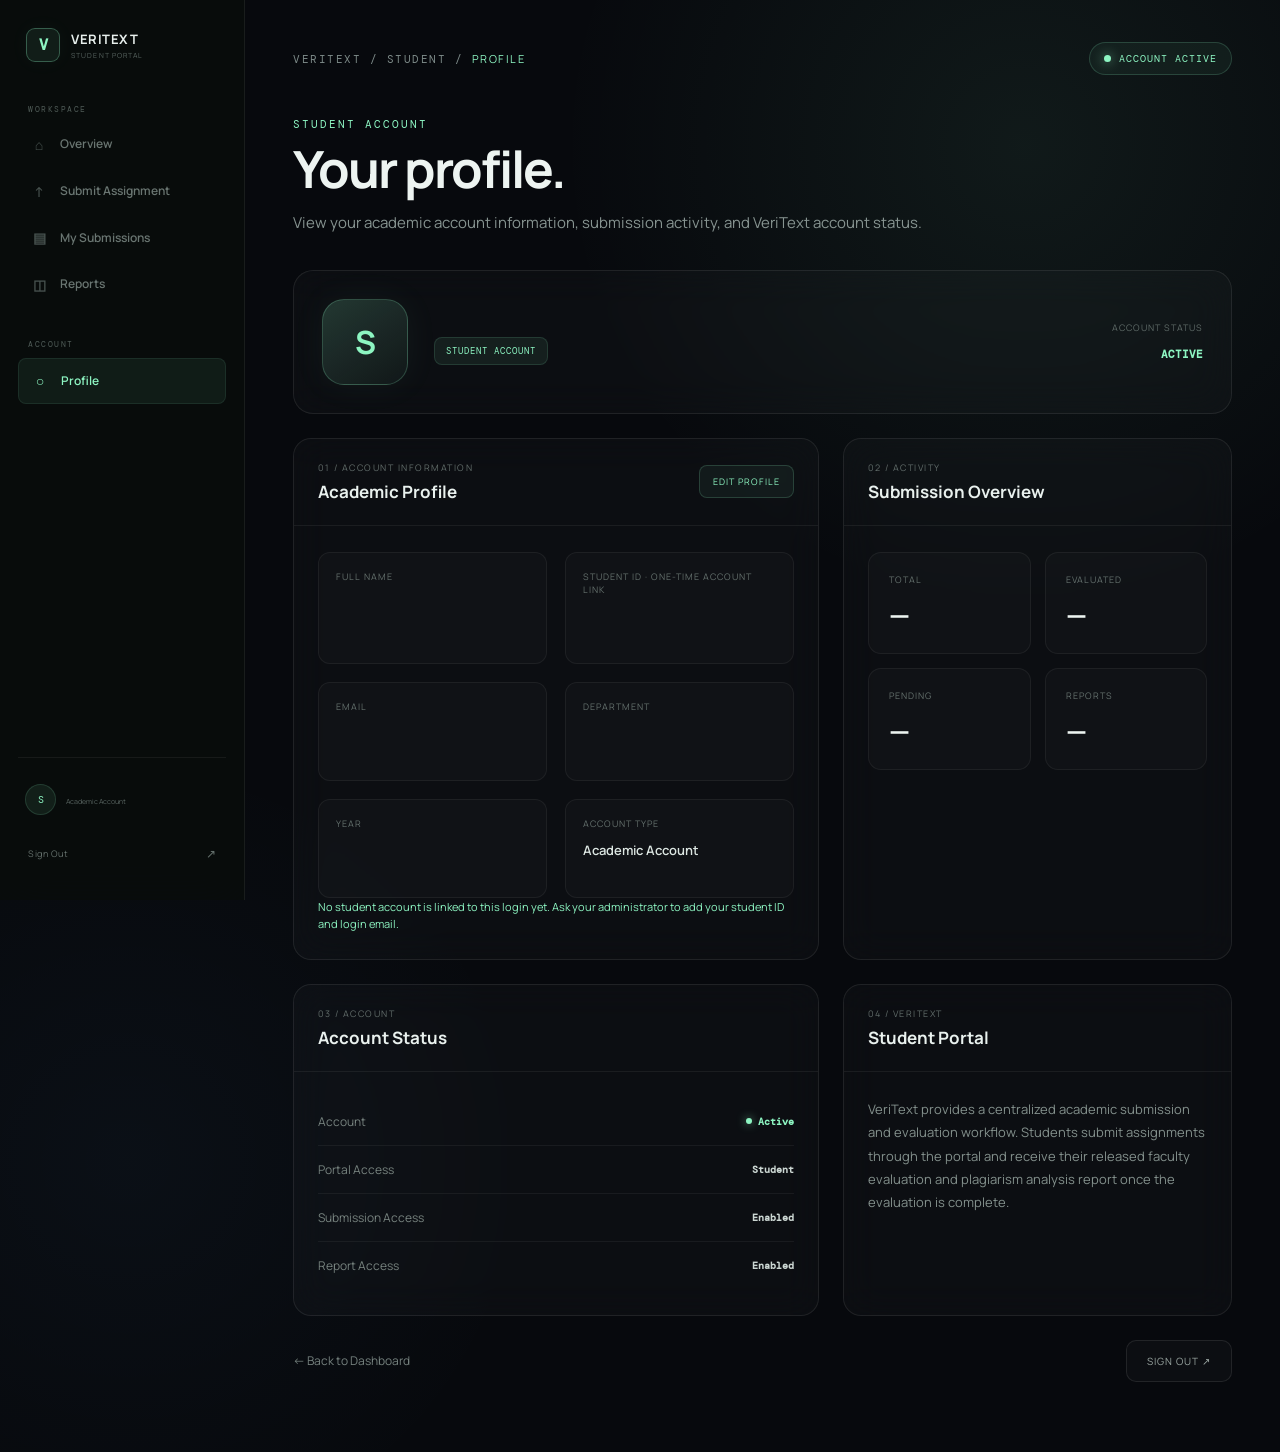
<file: frontend/student-profile.html>
<!DOCTYPE html>
<html lang="en">

<head>

    <meta charset="UTF-8">
    <meta name="viewport" content="width=device-width, initial-scale=1.0">

    <title>Student Profile | VeriText</title>

    <link rel="stylesheet" href="style.css">

    <link rel="preconnect" href="https://fonts.googleapis.com">
    <link rel="preconnect" href="https://fonts.gstatic.com" crossorigin>

    <link
        href="https://fonts.googleapis.com/css2?family=Manrope:wght@400;500;600;700;800&family=DM+Mono:wght@400;500&display=swap"
        rel="stylesheet"
    >

    <style>

        /* =====================================================
           PROFILE PAGE
        ===================================================== */

        .profile-page {
            min-height: 100vh;

            background:
                radial-gradient(
                    circle at 80% 10%,
                    rgba(141, 245, 194, 0.07),
                    transparent 28%
                ),
                radial-gradient(
                    circle at 10% 80%,
                    rgba(100, 180, 255, 0.04),
                    transparent 25%
                );
        }


        .profile-main {

            margin-left: 245px;

            padding:
                42px
                48px
                70px;
        }


        /* =====================================================
           TOP BAR
        ===================================================== */

        .profile-topbar {

            display: flex;

            justify-content: space-between;

            align-items: center;

            margin-bottom: 42px;
        }


        .profile-breadcrumb {

            font-family:
                "DM Mono",
                monospace;

            font-size: 11px;

            letter-spacing: 1.5px;

            color: #7d8a88;

            text-transform: uppercase;
        }


        .profile-breadcrumb span {

            color: #8df5c2;
        }


        .profile-status {

            display: inline-flex;

            align-items: center;

            gap: 8px;

            padding:
                9px
                14px;

            border:
                1px solid
                rgba(141, 245, 194, 0.18);

            border-radius: 999px;

            background:
                rgba(141, 245, 194, 0.05);

            color: #8df5c2;

            font-family:
                "DM Mono",
                monospace;

            font-size: 10px;

            letter-spacing: 1px;
        }


        .profile-status-dot {

            width: 7px;

            height: 7px;

            border-radius: 50%;

            background: #8df5c2;

            box-shadow:
                0 0 12px
                rgba(141, 245, 194, 0.7);
        }


        /* =====================================================
           HEADER
        ===================================================== */

        .profile-header {

            margin-bottom: 34px;
        }


        .profile-label {

            color: #8df5c2;

            font-family:
                "DM Mono",
                monospace;

            font-size: 11px;

            letter-spacing: 2px;

            text-transform: uppercase;

            margin-bottom: 12px;
        }


        .profile-header h1 {

            margin: 0;

            font-size:
                clamp(
                    34px,
                    4vw,
                    54px
                );

            line-height: 1;

            letter-spacing: -2px;

            color: #edf4f1;
        }


        .profile-header p {

            max-width: 650px;

            margin-top: 16px;

            color: #879491;

            font-size: 15px;

            line-height: 1.7;
        }


        /* =====================================================
           PROFILE HERO
        ===================================================== */

        .profile-hero {

            display: grid;

            grid-template-columns:
                auto
                1fr
                auto;

            align-items: center;

            gap: 26px;

            padding: 28px;

            margin-bottom: 24px;

            border:
                1px solid
                rgba(255,255,255,0.08);

            border-radius: 20px;

            background:
                rgba(255,255,255,0.025);

            backdrop-filter: blur(18px);

            transition:
                0.3s ease;
        }


        .profile-hero:hover {

            border-color:
                rgba(141,245,194,0.18);

            transform:
                translateY(-2px);
        }


        .profile-avatar-large {

            width: 86px;

            height: 86px;

            display: flex;

            align-items: center;

            justify-content: center;

            border-radius: 22px;

            background:
                linear-gradient(
                    145deg,
                    rgba(141,245,194,0.18),
                    rgba(141,245,194,0.04)
                );

            border:
                1px solid
                rgba(141,245,194,0.22);

            color: #8df5c2;

            font-size: 32px;

            font-weight: 700;

            box-shadow:
                0 0 35px
                rgba(141,245,194,0.06);
        }


        .profile-hero-info h2 {

            margin: 0 0 7px;

            color: #edf4f1;

            font-size: 23px;
        }


        .profile-hero-info p {

            margin: 0;

            color: #788582;

            font-size: 13px;
        }


        .profile-role {

            margin-top: 12px;

            display: inline-flex;

            padding:
                7px
                11px;

            border-radius: 8px;

            background:
                rgba(141,245,194,0.07);

            border:
                1px solid
                rgba(141,245,194,0.13);

            color: #8df5c2;

            font-family:
                "DM Mono",
                monospace;

            font-size: 9px;

            letter-spacing: 1px;
        }


        .account-state {

            text-align: right;
        }


        .account-state span {

            display: block;

            color: #5f6b68;

            font-family:
                "DM Mono",
                monospace;

            font-size: 9px;

            letter-spacing: 1px;

            margin-bottom: 7px;
        }


        .account-state strong {

            color: #8df5c2;

            font-family:
                "DM Mono",
                monospace;

            font-size: 11px;
        }


        /* =====================================================
           CONTENT GRID
        ===================================================== */

        .profile-grid {

            display: grid;

            grid-template-columns:
                1.15fr
                0.85fr;

            gap: 24px;
        }


        .profile-card {

            border:
                1px solid
                rgba(255,255,255,0.08);

            border-radius: 18px;

            background:
                rgba(255,255,255,0.025);

            backdrop-filter: blur(18px);

            overflow: hidden;
        }


        .card-heading {

            padding:
                22px
                24px;

            border-bottom:
                1px solid
                rgba(255,255,255,0.06);
        }


        .card-heading span {

            display: block;

            color: #626d6b;

            font-family:
                "DM Mono",
                monospace;

            font-size: 9px;

            letter-spacing: 1.5px;

            text-transform: uppercase;

            margin-bottom: 6px;
        }


        .card-heading h3 {

            margin: 0;

            color: #e9f1ee;

            font-size: 17px;
        }


        .card-body {

            padding: 26px 24px;
        }


        /* =====================================================
           INFORMATION
        ===================================================== */

        .information-grid {

            display: grid;

            grid-template-columns:
                1fr
                1fr;

            gap: 18px;
        }


        .information-item {

            padding: 17px;

            border:
                1px solid
                rgba(255,255,255,0.055);

            border-radius: 12px;

            background:
                rgba(255,255,255,0.018);
        }


        .information-item span {

            display: block;

            color: #65716e;

            font-family:
                "DM Mono",
                monospace;

            font-size: 9px;

            letter-spacing: 1px;

            text-transform: uppercase;

            margin-bottom: 8px;
        }


        .information-item strong {

            color: #dce6e2;

            font-size: 13px;

            font-weight: 600;

            word-break: break-word;
        }


        /* =====================================================
           ACTIVITY STATS
        ===================================================== */

        .stats-list {

            display: grid;

            grid-template-columns:
                1fr
                1fr;

            gap: 14px;
        }


        .stat-card {

            padding: 20px;

            border:
                1px solid
                rgba(255,255,255,0.055);

            border-radius: 13px;

            background:
                rgba(255,255,255,0.018);

            transition:
                0.25s ease;
        }


        .stat-card:hover {

            transform:
                translateY(-2px);

            border-color:
                rgba(141,245,194,0.14);
        }


        .stat-card span {

            display: block;

            color: #65716e;

            font-family:
                "DM Mono",
                monospace;

            font-size: 9px;

            letter-spacing: 1px;

            text-transform: uppercase;

            margin-bottom: 10px;
        }


        .stat-card strong {

            color: #edf4f1;

            font-size: 27px;

            letter-spacing: -1px;
        }


        /* =====================================================
           SECURITY
        ===================================================== */

        .security-row {

            display: flex;

            justify-content:
                space-between;

            align-items: center;

            padding:
                15px 0;

            border-bottom:
                1px solid
                rgba(255,255,255,0.05);
        }


        .security-row:last-child {

            border-bottom: none;
        }


        .security-row span {

            color: #77837f;

            font-size: 12px;
        }


        .security-value {

            color: #cbd6d2;

            font-family:
                "DM Mono",
                monospace;

            font-size: 10px;
        }


        .security-active {

            color: #8df5c2;

            display: inline-flex;

            align-items: center;

            gap: 6px;
        }


        .security-active::before {

            content: "";

            width: 6px;

            height: 6px;

            border-radius: 50%;

            background: #8df5c2;

            box-shadow:
                0 0 10px
                rgba(141,245,194,0.7);
        }


        /* =====================================================
           ACTIONS
        ===================================================== */

        .profile-actions {

            margin-top: 24px;

            display: flex;

            justify-content:
                space-between;

            align-items: center;

            gap: 18px;
        }


        .dashboard-link {

            color: #75817e;

            text-decoration: none;

            font-size: 12px;

            transition:
                0.25s ease;
        }


        .dashboard-link:hover {

            color: #8df5c2;
        }


        .signout-button {

            padding:
                13px
                20px;

            border:
                1px solid
                rgba(255,255,255,0.09);

            border-radius: 10px;

            background:
                rgba(255,255,255,0.025);

            color: #9ba7a3;

            font-family:
                "DM Mono",
                monospace;

            font-size: 10px;

            letter-spacing: 1px;

            cursor: pointer;

            transition:
                0.25s ease;
        }


        .signout-button:hover {

            color: #edf4f1;

            border-color:
                rgba(255,255,255,0.18);

            transform:
                translateY(-2px);
        }


        /* =====================================================
           REVEAL ANIMATION
        ===================================================== */

        .profile-reveal {

            opacity: 0;

            transform:
                translateY(18px);

            animation:
                profileReveal
                0.7s ease
                forwards;
        }


        .profile-reveal:nth-child(2) {

            animation-delay:
                0.08s;
        }


        .profile-reveal:nth-child(3) {

            animation-delay:
                0.16s;
        }


        @keyframes profileReveal {

            to {

                opacity: 1;

                transform:
                    translateY(0);
            }
        }


        /* =====================================================
           RESPONSIVE
        ===================================================== */

        @media (max-width: 1050px) {

            .profile-main {

                margin-left: 220px;

                padding:
                    36px
                    30px
                    60px;
            }


            .profile-grid {

                grid-template-columns: 1fr;
            }

        }


        @media (max-width: 760px) {

            .profile-main {

                margin-left: 0;

                padding:
                    30px
                    20px
                    50px;
            }


            .profile-topbar {

                margin-bottom: 30px;
            }


            .profile-hero {

                grid-template-columns: auto 1fr;
            }


            .account-state {

                grid-column: 1 / -1;

                text-align: left;

                padding-top: 12px;

                border-top:
                    1px solid
                    rgba(255,255,255,0.05);
            }

        }


        @media (max-width: 520px) {

            .profile-main {

                padding:
                    25px
                    15px
                    40px;
            }


            .profile-header h1 {

                font-size: 34px;
            }


            .profile-hero {

                grid-template-columns: 1fr;

                text-align: center;
            }


            .profile-avatar-large {

                margin:
                    0 auto;
            }


            .account-state {

                text-align: center;
            }


            .information-grid {

                grid-template-columns: 1fr;
            }


            .stats-list {

                grid-template-columns: 1fr;
            }


            .profile-actions {

                flex-direction: column;

                align-items: stretch;
            }


            .dashboard-link {

                text-align: center;
            }


            .signout-button {

                width: 100%;
            }

        }

        /* =====================================================
   EDITABLE PROFILE
===================================================== */

.profile-card-heading {

    display: flex;

    justify-content: space-between;

    align-items: center;

    gap: 20px;
}


.edit-profile-button {

    padding: 9px 13px;

    border:
        1px solid
        rgba(141,245,194,0.18);

    border-radius: 8px;

    background:
        rgba(141,245,194,0.05);

    color: #8df5c2;

    font-family:
        "DM Mono",
        monospace;

    font-size: 9px;

    letter-spacing: 1px;

    cursor: pointer;

    transition: 0.25s ease;
}


.edit-profile-button:hover {

    background:
        rgba(141,245,194,0.11);

    border-color:
        rgba(141,245,194,0.3);

    transform:
        translateY(-1px);
}


.editable-item input,
.editable-item select {

    width: 100%;

    box-sizing: border-box;

    border: none;

    outline: none;

    background: transparent;

    color: #dce6e2;

    font-family:
        "Manrope",
        sans-serif;

    font-size: 13px;

    font-weight: 600;

    padding: 0;

    margin: 0;
}


.editable-item input:disabled,
.editable-item select:disabled {

    opacity: 1;

    cursor: default;
}


.editable-item input:not(:disabled),
.editable-item select:not(:disabled) {

    padding:
        9px 10px;

    margin-top: -4px;

    border:
        1px solid
        rgba(141,245,194,0.18);

    border-radius: 7px;

    background:
        rgba(141,245,194,0.035);

}


.editable-item input:not(:disabled):focus,
.editable-item select:not(:disabled):focus {

    border-color:
        rgba(141,245,194,0.45);

    box-shadow:
        0 0 0 3px
        rgba(141,245,194,0.05);
}


.editable-item select {

    appearance: none;

    cursor: pointer;
}


.editable-item select option {

    background: #111715;

    color: #edf4f1;
}


/* =====================================================
   FORM ACTIONS
===================================================== */

.profile-form-actions {

    display: none;

    justify-content: flex-end;

    gap: 10px;

    margin-top: 20px;

    padding-top: 18px;

    border-top:
        1px solid
        rgba(255,255,255,0.05);
}


.profile-form-actions.visible {

    display: flex;
}


.cancel-profile-button,
.save-profile-button {

    padding:
        11px 16px;

    border-radius: 9px;

    font-family:
        "DM Mono",
        monospace;

    font-size: 9px;

    letter-spacing: 1px;

    cursor: pointer;

    transition: 0.25s ease;
}


.cancel-profile-button {

    border:
        1px solid
        rgba(255,255,255,0.08);

    background:
        rgba(255,255,255,0.025);

    color: #7e8a87;
}


.cancel-profile-button:hover {

    color: #dce6e2;

    border-color:
        rgba(255,255,255,0.16);
}


.save-profile-button {

    border:
        1px solid
        rgba(141,245,194,0.22);

    background:
        rgba(141,245,194,0.08);

    color: #8df5c2;
}


.save-profile-button:hover {

    background:
        rgba(141,245,194,0.14);

    transform:
        translateY(-1px);
}


@media (max-width: 520px) {

    .profile-card-heading {

        align-items: flex-start;
    }

    .edit-profile-button {

        flex-shrink: 0;
    }

    .profile-form-actions {

        flex-direction: column-reverse;
    }

    .cancel-profile-button,
    .save-profile-button {

        width: 100%;
    }

}
    </style>

</head>


<body>


<div class="profile-page">


    <!-- =====================================================
         SIDEBAR
    ====================================================== -->

    <aside class="sidebar">


        <div class="sidebar-brand">

            <div class="brand-mark">
                V
            </div>

            <div>

                <strong>
                    VERITEXT
                </strong>

                <span>
                    STUDENT PORTAL
                </span>

            </div>

        </div>


        <div class="sidebar-section">

            <span class="sidebar-label">
                WORKSPACE
            </span>

            <nav class="sidebar-nav">

                <a href="student-dashboard.html"
                   class="sidebar-link">

                    <span class="sidebar-icon">⌂</span>
                    <span>Overview</span>

                </a>


                <a href="submit.html"
                   class="sidebar-link">

                    <span class="sidebar-icon">↑</span>
                    <span>Submit Assignment</span>

                </a>


                <a href="submissions.html"
                   class="sidebar-link">

                    <span class="sidebar-icon">▤</span>
                    <span>My Submissions</span>

                </a>


                <a href="report.html"
                   class="sidebar-link">

                    <span class="sidebar-icon">◫</span>
                    <span>Reports</span>

                </a>

            </nav>

        </div>

        <div class="sidebar-section">

            <span class="sidebar-label">
                ACCOUNT
            </span>

            <nav class="sidebar-nav">

                <a href="student-profile.html"
                   class="sidebar-link active">

                    <span class="sidebar-icon">○</span>
                    <span>Profile</span>

                </a>

            </nav>

        </div>

        <div class="sidebar-bottom">


            <div class="student-mini">

                <div class="student-avatar">
                    S
                </div>


                <div>

                    <strong>
                        Student
                    </strong>

                    <span>
                        Academic Account
                    </span>

                </div>

            </div>


            <a
                href="login.html"
                class="sign-out"
            >
                Sign Out
                <span>↗</span>
            </a>


        </div>

    </aside>


    <!-- =====================================================
         MAIN
    ====================================================== -->

    <main class="profile-main">


        <div class="profile-topbar">

            <div class="profile-breadcrumb">

                VERITEXT /
                STUDENT /
                <span>PROFILE</span>

            </div>


            <div class="profile-status">

                <span
                    class="profile-status-dot"
                ></span>

                ACCOUNT ACTIVE

            </div>

        </div>


        <!-- =================================================
             HEADER
        ================================================== -->

        <section class="profile-header profile-reveal">

            <div class="profile-label">
                Student Account
            </div>


            <h1>
                Your profile.
            </h1>


            <p>
                View your academic account information,
                submission activity, and VeriText account status.
            </p>

        </section>


        <!-- =================================================
             PROFILE HERO
        ================================================== -->

        <section class="profile-hero profile-reveal">


            <div class="profile-avatar-large">
                S
            </div>


            <div class="profile-hero-info">

                <h2 id="profileName">
                    Student
                </h2>


                <p id="profileEmail">
                    student@veritext.edu
                </p>


                <div class="profile-role">
                    STUDENT ACCOUNT
                </div>

            </div>


            <div class="account-state">

                <span>
                    ACCOUNT STATUS
                </span>

                <strong>
                    ACTIVE
                </strong>

            </div>

        </section>


        <!-- =================================================
             CONTENT
        ================================================== -->

        <div class="profile-grid">


            <!-- =============================================
                 PERSONAL / ACADEMIC INFORMATION
            ============================================== -->
<section class="profile-card profile-reveal">

    <div class="card-heading profile-card-heading">

        <div>
            <span>
                01 / Account Information
            </span>

            <h3>
                Academic Profile
            </h3>
        </div>

        <button
            type="button"
            class="edit-profile-button"
            id="editProfileButton"
        >
            EDIT PROFILE
        </button>

    </div>


    <div class="card-body">

        <form id="profileForm">

            <div class="information-grid">


                <div class="information-item editable-item">

                    <span>
                        Full Name
                    </span>

                    <input
                        type="text"
                        id="profileNameInput"
                        value="Student"
                        disabled
                    >

                </div>


                <div class="information-item editable-item">

                    <span id="studentIdLabel">
                        Student ID · ONE-TIME ACCOUNT LINK
                    </span>

                    <input
                        type="text"
                        id="studentIdInput"
                        value="STU-2026-001"
                        disabled
                    >

                </div>


                <div class="information-item editable-item">

                    <span>
                        Email
                    </span>

                    <input
                        type="email"
                        id="profileEmailInput"
                        value="student@veritext.edu"
                        disabled
                    >

                </div>


                <div class="information-item editable-item">

                    <span>
                        Department
                    </span>

                    <input
                        type="text"
                        id="departmentInput"
                        value="Computer Science & Engineering"
                        disabled
                    >

                </div>


                <div class="information-item editable-item">

                    <span>
                        Year
                    </span>

                    <select
                        id="yearInput"
                        disabled
                    >
                        <option>1st Year</option>
                        <option>2nd Year</option>
                        <option selected>3rd Year</option>
                        <option>4th Year</option>
                    </select>

                </div>


                <div class="information-item">

                    <span>
                        Account Type
                    </span>

                    <strong>
                        Academic Account
                    </strong>

                </div>


            </div>

            <p id="profileMessage" role="status" aria-live="polite"></p>

            <div
                class="profile-form-actions"
                id="profileFormActions"
            >

                <button
                    type="button"
                    class="cancel-profile-button"
                    id="cancelProfileButton"
                >
                    CANCEL
                </button>

                <button
                    type="submit"
                    class="save-profile-button"
                >
                    SAVE CHANGES
                </button>

            </div>

        </form>

    </div>

</section>


            <!-- =============================================
                 ACTIVITY
            ============================================== -->

            <section class="profile-card profile-reveal">


                <div class="card-heading">

                    <span>
                        02 / Activity
                    </span>

                    <h3>
                        Submission Overview
                    </h3>

                </div>


                <div class="card-body">


                    <div class="stats-list">


                        <div class="stat-card">

                            <span>
                                Total
                            </span>

                            <strong id="totalSubmissions">
                                —
                            </strong>

                        </div>


                        <div class="stat-card">

                            <span>
                                Evaluated
                            </span>

                            <strong id="evaluatedSubmissions">
                                —
                            </strong>

                        </div>


                        <div class="stat-card">

                            <span>
                                Pending
                            </span>

                            <strong id="pendingSubmissions">
                                —
                            </strong>

                        </div>


                        <div class="stat-card">

                            <span>
                                Reports
                            </span>

                            <strong id="reportCount">
                                —
                            </strong>

                        </div>

                    </div>

                </div>

            </section>


            <!-- =============================================
                 SECURITY
            ============================================== -->

            <section class="profile-card profile-reveal">


                <div class="card-heading">

                    <span>
                        03 / Account
                    </span>

                    <h3>
                        Account Status
                    </h3>

                </div>


                <div class="card-body">


                    <div class="security-row">

                        <span>
                            Account
                        </span>

                        <strong class="security-value security-active">
                            Active
                        </strong>

                    </div>


                    <div class="security-row">

                        <span>
                            Portal Access
                        </span>

                        <strong class="security-value">
                            Student
                        </strong>

                    </div>


                    <div class="security-row">

                        <span>
                            Submission Access
                        </span>

                        <strong class="security-value">
                            Enabled
                        </strong>

                    </div>


                    <div class="security-row">

                        <span>
                            Report Access
                        </span>

                        <strong class="security-value">
                            Enabled
                        </strong>

                    </div>

                </div>

            </section>


            <!-- =============================================
                 PLATFORM INFORMATION
            ============================================== -->

            <section class="profile-card profile-reveal">


                <div class="card-heading">

                    <span>
                        04 / VeriText
                    </span>

                    <h3>
                        Student Portal
                    </h3>

                </div>


                <div class="card-body">

                    <p
                        style="
                            margin:0;
                            color:#84918d;
                            font-size:13px;
                            line-height:1.8;
                        "
                    >
                        VeriText provides a centralized academic
                        submission and evaluation workflow.
                        Students submit assignments through the
                        portal and receive their released faculty
                        evaluation and plagiarism analysis report
                        once the evaluation is complete.
                    </p>

                </div>

            </section>

        </div>


        <!-- =================================================
             ACTIONS
        ================================================== -->

        <div class="profile-actions profile-reveal">


            <a
                href="student-dashboard.html"
                class="dashboard-link"
            >
                ← Back to Dashboard
            </a>


            <a
                href="login.html"
                class="signout-button"
                style="text-decoration:none;"
            >
                SIGN OUT ↗
            </a>

        </div>


    </main>

</div>


<!-- =========================================================
     PROFILE SCRIPT
========================================================= -->

<script>

document.addEventListener("DOMContentLoaded", async () => {

    const API_BASE = "http://127.0.0.1:8000";

    /* =====================================================
       PROFILE STORAGE
    ===================================================== */

    const defaultProfile = {

        name: localStorage.getItem("veritextUser") || "",

        email: localStorage.getItem("veritextUser") || "",

        studentId: localStorage.getItem("veritext_student_id") || "",

        department: "",

        year: ""

    };


    function getProfile() {

        const saved =
            localStorage.getItem(
                "veritext_student_profile"
            );

        if (!saved) {

            return {
                ...defaultProfile
            };
        }

        try {

            return {
                ...defaultProfile,
                ...JSON.parse(saved)
            };

        } catch {

            return {
                ...defaultProfile
            };
        }
    }


    function saveProfile(profile) {

        localStorage.setItem(
            "veritext_student_profile",
            JSON.stringify(profile)
        );
    }


    /* =====================================================
       ELEMENTS
    ===================================================== */

    const editButton =
        document.getElementById(
            "editProfileButton"
        );

    const cancelButton =
        document.getElementById(
            "cancelProfileButton"
        );

    const formActions =
        document.getElementById(
            "profileFormActions"
        );

    const form =
        document.getElementById(
            "profileForm"
        );


    const nameInput =
        document.getElementById(
            "profileNameInput"
        );

    const emailInput =
        document.getElementById(
            "profileEmailInput"
        );

    const studentIdInput =
        document.getElementById(
            "studentIdInput"
        );

    const departmentInput =
        document.getElementById(
            "departmentInput"
        );

    const yearInput =
        document.getElementById(
            "yearInput"
        );


    /* =====================================================
       PROFILE DISPLAY ELEMENTS
    ===================================================== */

    const profileName =
        document.getElementById(
            "profileName"
        );

    const profileEmail =
        document.getElementById(
            "profileEmail"
        );

    const infoName =
        document.getElementById(
            "infoName"
        );

    const infoEmail =
        document.getElementById(
            "infoEmail"
        );

    const avatars =
        document.querySelectorAll(
            ".profile-avatar-large, .student-avatar"
        );


    /* =====================================================
       LOAD PROFILE
    ===================================================== */

    let profile =
        getProfile();
    let profileLinked = false;

    const savedStudentId = localStorage.getItem("veritext_student_id");
    const loginEmail = localStorage.getItem("veritextUser");
    try {
        let profileResponse;
        if (savedStudentId) {
            profileResponse = await fetch(
                `${API_BASE}/api/portal/students/${encodeURIComponent(savedStudentId)}`
            );
            if (profileResponse.status === 404) {
                localStorage.removeItem("veritext_student_id");
                profile.studentId = "";
            }
        }
        if ((!profileResponse || profileResponse.status === 404) && loginEmail) {
            profileResponse = await fetch(
                `${API_BASE}/api/portal/students/resolve?email=${encodeURIComponent(loginEmail)}`
            );
        }
        if (profileResponse && profileResponse.ok) {
            const profileData = await profileResponse.json();
            const student = profileData.student;
            profile = {
                ...profile,
                name: student.name || "",
                email: student.email || "",
                studentId: student.student_id,
                department: student.department || "",
                year: student.year || ""
            };
            profileLinked = true;
            localStorage.setItem("veritext_student_id", student.student_id);
            localStorage.setItem("veritext_student_profile", JSON.stringify(profile));
        } else if (profileResponse && profileResponse.status !== 404) {
            throw new Error("Could not load your profile from the student account.");
        }
    } catch (error) {
        document.getElementById("profileMessage").textContent = error.message;
    }

    function populateProfile() {

        nameInput.value =
            profile.name;

        emailInput.value =
            profile.email;

        studentIdInput.value =
            profile.studentId;

        departmentInput.value =
            profile.department;

        yearInput.value =
            profile.year;


        if (profileName) {

            profileName.textContent =
                profile.name;
        }


        if (profileEmail) {

            profileEmail.textContent =
                profile.email;
        }


        if (infoName) {

            infoName.textContent =
                profile.name;
        }


        if (infoEmail) {

            infoEmail.textContent =
                profile.email;
        }


        /* Update initials */

        const initial =
            profile.name
                .trim()
                .charAt(0)
                .toUpperCase() || "S";


        avatars.forEach(
            avatar => {

                avatar.textContent =
                    initial;
            }
        );


        /* Update sidebar student name */

        const sidebarName =
            document.querySelector(
                ".student-mini strong"
            );


        if (sidebarName) {

            sidebarName.textContent =
                profile.name;
        }

    }


    populateProfile();
    if (!profileLinked) {
        document.getElementById("profileMessage").textContent =
            "No student account is linked to this login yet. Ask your administrator to add your student ID and login email.";
    }


    /* =====================================================
       EDIT MODE
    ===================================================== */

    function setEditMode(enabled) {

        nameInput.disabled =
            !enabled;

        emailInput.disabled =
            !enabled;

        studentIdInput.disabled =
            !enabled || profileLinked;

        departmentInput.disabled =
            !enabled;

        yearInput.disabled =
            !enabled;


        if (enabled) {

            formActions.classList.add(
                "visible"
            );

            editButton.textContent =
                "EDITING";

            editButton.disabled =
                true;

            nameInput.focus();

        } else {

            formActions.classList.remove(
                "visible"
            );

            editButton.textContent =
                "EDIT PROFILE";

            editButton.disabled =
                false;
        }

    }


    editButton.addEventListener(
        "click",
        () => {

            setEditMode(true);
        }
    );


    /* =====================================================
       CANCEL
    ===================================================== */

    cancelButton.addEventListener(
        "click",
        () => {

            profile =
                getProfile();

            populateProfile();

            setEditMode(false);
        }
    );


    /* =====================================================
       SAVE
    ===================================================== */

    form.addEventListener(
        "submit",
        async event => {

            event.preventDefault();


            const updatedProfile = {

                name:
                    nameInput.value.trim(),

                email:
                    emailInput.value.trim(),

                studentId:
                    studentIdInput.value.trim(),

                department:
                    departmentInput.value.trim(),

                year:
                    yearInput.value

            };


            /* Basic validation */

            if (!updatedProfile.name) {

                alert(
                    "Please enter your name."
                );

                nameInput.focus();

                return;
            }


            if (!updatedProfile.email) {

                alert(
                    "Please enter your email."
                );

                emailInput.focus();

                return;
            }


            if (
                !updatedProfile.email.includes("@")
            ) {

                alert(
                    "Please enter a valid email address."
                );

                emailInput.focus();

                return;
            }

            if (!updatedProfile.studentId) {
                alert("Enter your student ID once to connect this account to your class.");
                studentIdInput.focus();
                return;
            }

            const saveButton = form.querySelector('button[type="submit"]');
            saveButton.disabled = true;
            try {
                const response = await fetch(
                    `${API_BASE}/api/portal/students/${encodeURIComponent(updatedProfile.studentId)}`,
                    {
                        method: "PUT",
                        headers: {"Content-Type": "application/json"},
                        body: JSON.stringify({
                            name: updatedProfile.name,
                            email: updatedProfile.email,
                            department: updatedProfile.department,
                            year: updatedProfile.year
                        })
                    }
                );
                const data = await response.json();
                if (!response.ok) {
                    throw new Error(data.detail || "Unable to save profile.");
                }
                updatedProfile.studentId = data.student.student_id;
                profileLinked = true;
                localStorage.setItem("veritext_student_id", data.student.student_id);
                localStorage.setItem("veritextUser", data.student.email || updatedProfile.email);
                document.getElementById("profileMessage").textContent =
                    `Account connected to ${data.student.section_name}. Your profile is saved.`;
            } catch (error) {
                document.getElementById("profileMessage").textContent = error.message;
                alert(error.message);
                saveButton.disabled = false;
                return;
            }

            profile =
                updatedProfile;


            saveProfile(
                profile
            );


            populateProfile();


            setEditMode(false);
            saveButton.disabled = false;


            /* Success feedback */

            editButton.textContent =
                "SAVED ✓";


            setTimeout(
                () => {

                    editButton.textContent =
                        "EDIT PROFILE";

                },
                1800
            );

        }
    );


    /* =====================================================
       LOAD SUBMISSION STATISTICS
    ===================================================== */

    try {

        const studentId = localStorage.getItem("veritext_student_id");
        if (!studentId) {
            document.getElementById("totalSubmissions").textContent = "—";
            document.getElementById("evaluatedSubmissions").textContent = "—";
            document.getElementById("pendingSubmissions").textContent = "—";
            document.getElementById("reportCount").textContent = "—";
            return;
        }
        const response = await fetch(
            `${API_BASE}/api/roster/students/${encodeURIComponent(studentId)}/submissions`
        );


        if (!response.ok) {

            throw new Error(
                "Unable to load submissions."
            );
        }


        const data =
            await response.json();


        const submissions =
            data.submissions || [];


        const total =
            submissions.length;


        const evaluated = submissions.filter(
            submission => submission.evaluation
        ).length;


        const pending =
            total - evaluated;


        document.getElementById(
            "totalSubmissions"
        ).textContent =
            total;


        document.getElementById(
            "evaluatedSubmissions"
        ).textContent =
            evaluated;


        document.getElementById(
            "pendingSubmissions"
        ).textContent =
            pending;


        document.getElementById(
            "reportCount"
        ).textContent =
            evaluated;


    } catch (error) {

        console.error(
            "Profile activity error:",
            error
        );

    }

});

</script>
</body>

</html>
</file>
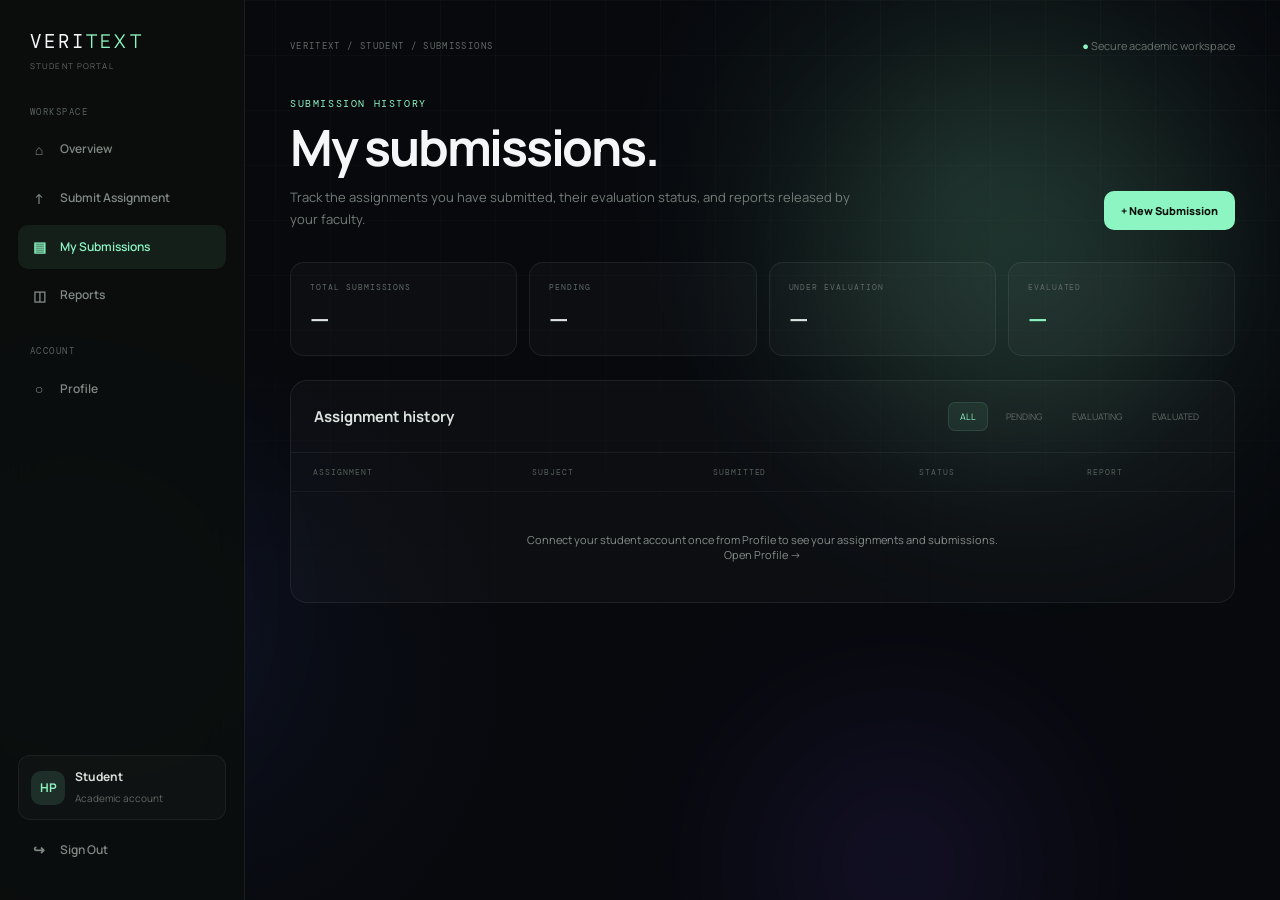
<file: frontend/submissions.html>
<!DOCTYPE html>
<html lang="en">
<head>
    <meta charset="UTF-8">
    <meta name="viewport" content="width=device-width, initial-scale=1.0">

    <title>VeriText — My Submissions</title>

    <link rel="stylesheet" href="style.css">
<link rel="preconnect" href="https://fonts.googleapis.com">
<link rel="preconnect" href="https://fonts.gstatic.com" crossorigin>

<link href="https://fonts.googleapis.com/css2?family=Manrope:wght@400;500;600;700;800&family=DM+Mono:wght@400;500&display=swap" rel="stylesheet">
    <style>

        /* =========================================
           SUBMISSIONS PAGE
        ========================================= */

        .submissions-page {
            min-height: 100vh;
            display: flex;
        }


        /* SIDEBAR */

        .submissions-sidebar {
            width: 245px;
            min-height: 100vh;

            position: fixed;
            inset: 0 auto 0 0;
            z-index: 20;

            padding: 28px 18px;

            display: flex;
            flex-direction: column;

            background: rgba(11,14,13,.94);
            border-right: 1px solid rgba(255,255,255,.07);

            backdrop-filter: blur(20px);
        }

        .submissions-brand {
            padding: 0 12px 35px;
        }

        .submissions-brand-name {
            font-family: "DM Mono", monospace;
            font-size: 19px;
            letter-spacing: .16em;
        }

        .submissions-brand-name span {
            color: #8df5c2;
        }

        .submissions-brand-sub {
            display: block;
            margin-top: 6px;

            color: #626a66;

            font: 8px "DM Mono", monospace;
            letter-spacing: .14em;
        }


        .submissions-label {
            padding: 0 12px;
            margin-bottom: 10px;

            color: #59615d;

            font: 9px "DM Mono", monospace;
            letter-spacing: .16em;
        }


        .submissions-nav {
            display: flex;
            flex-direction: column;
            gap: 5px;
        }


        .submissions-link {
            display: flex;
            align-items: center;
            gap: 12px;

            padding: 12px;

            border-radius: 10px;

            color: #7f8883;
            text-decoration: none;

            font-size: 13px;

            transition: .25s ease;
        }

        .submissions-link:hover {
            color: #dce5df;
            background: rgba(255,255,255,.035);
        }

        .submissions-link.active {
            color: #8df5c2;
            background: rgba(141,245,194,.075);
        }

        .submissions-icon {
            width: 18px;
            text-align: center;
        }


        .submissions-sidebar-bottom {
            margin-top: auto;
        }


        .submissions-profile {
            display: flex;
            align-items: center;
            gap: 10px;

            padding: 12px;
            margin-bottom: 8px;

            border-radius: 12px;

            background: rgba(255,255,255,.025);
            border: 1px solid rgba(255,255,255,.055);
        }


        .submissions-avatar {
            width: 34px;
            height: 34px;

            display: grid;
            place-items: center;

            border-radius: 10px;

            background: rgba(141,245,194,.12);
            color: #8df5c2;

            font-size: 12px;
            font-weight: 700;
        }


        .submissions-profile strong {
            display: block;

            color: #d8dfdb;
            font-size: 12px;
        }

        .submissions-profile span {
            color: #606864;
            font-size: 10px;
        }

        .submissions-signout:hover {
            color: #ff9d9d;
        }


        /* MAIN */

        .submissions-main {
            width: calc(100% - 245px);
            margin-left: 245px;

            padding: 38px 45px 70px;
        }


        .submissions-top {
            display: flex;
            align-items: center;
            justify-content: space-between;

            margin-bottom: 44px;
        }


        .submissions-breadcrumb {
            color: #626a66;

            font: 9px "DM Mono", monospace;
            letter-spacing: .15em;
        }


        .submissions-secure {
            color: #69716d;
            font-size: 11px;
        }

        .submissions-secure span {
            color: #8df5c2;
        }


        /* HEADER */

        .submissions-heading {
            display: flex;
            align-items: flex-end;
            justify-content: space-between;

            gap: 30px;

            margin-bottom: 32px;
        }


        .submissions-eyebrow {
            margin-bottom: 12px;

            color: #8df5c2;

            font: 10px "DM Mono", monospace;
            letter-spacing: .16em;
        }


        .submissions-heading h1 {
            margin: 0;

            font-size: clamp(34px,4vw,50px);
            line-height: 1;
            letter-spacing: -.045em;
        }


        .submissions-heading p {
            max-width: 580px;

            margin-top: 14px;

            color: #747d78;

            font-size: 13px;
            line-height: 1.7;
        }


        .new-submission {
            flex-shrink: 0;

            display: inline-flex;
            align-items: center;
            gap: 9px;

            padding: 12px 17px;

            border-radius: 10px;

            background: #8df5c2;
            color: #08100c;

            text-decoration: none;

            font-size: 11px;
            font-weight: 800;

            transition: .25s ease;
        }


        .new-submission:hover {
            transform: translateY(-2px);

            box-shadow:
                0 12px 30px rgba(141,245,194,.12);
        }


        /* STATS */

        .submission-stats {
            display: grid;
            grid-template-columns: repeat(4,1fr);

            gap: 12px;

            margin-bottom: 24px;
        }


        .submission-stat {
            padding: 19px;

            border-radius: 14px;

            background: rgba(255,255,255,.025);

            border: 1px solid rgba(255,255,255,.065);
        }


        .submission-stat-label {
            color: #606964;

            font: 8px "DM Mono", monospace;
            letter-spacing: .12em;
        }


        .submission-stat-value {
            margin-top: 9px;

            color: #dce4df;

            font-size: 25px;
            font-weight: 600;
            letter-spacing: -.04em;
        }


        .submission-stat-value.green {
            color: #8df5c2;
        }


        /* TABLE CARD */

        .submissions-card {
            overflow: hidden;

            border-radius: 17px;

            background: rgba(255,255,255,.025);
            border: 1px solid rgba(255,255,255,.07);
        }


        .submissions-card-header {
            display: flex;
            align-items: center;
            justify-content: space-between;

            padding: 21px 23px;

            border-bottom: 1px solid rgba(255,255,255,.055);
        }


        .submissions-card-header h2 {
            margin: 0;

            color: #dce3de;
            font-size: 15px;
        }


        .submissions-card-header span {
            color: #626a66;

            font: 9px "DM Mono", monospace;
            letter-spacing: .08em;
        }


        /* FILTER */

        .submission-filter {
            display: flex;
            gap: 6px;
        }


        .filter-button {
            padding: 7px 11px;

            border: 1px solid transparent;
            border-radius: 7px;

            background: transparent;
            color: #626a66;

            cursor: pointer;

            font-family: inherit;
            font-size: 9px;

            transition: .2s ease;
        }


        .filter-button:hover {
            color: #aeb6b1;
        }


        .filter-button.active {
            color: #8df5c2;

            background: rgba(141,245,194,.07);

            border-color: rgba(141,245,194,.12);
        }


        /* TABLE */

        .submission-table {
            width: 100%;
            border-collapse: collapse;
        }


        .submission-table th {
            padding: 14px 22px;

            color: #555e59;

            text-align: left;

            font: 8px "DM Mono", monospace;
            letter-spacing: .12em;

            border-bottom: 1px solid rgba(255,255,255,.045);
        }


        .submission-table td {
            padding: 17px 22px;

            color: #858e89;

            font-size: 11px;

            border-bottom: 1px solid rgba(255,255,255,.045);
        }


        .submission-table tbody tr {
            transition: .2s ease;
        }


        .submission-table tbody tr:hover {
            background: rgba(255,255,255,.018);
        }


        .submission-table tbody tr:last-child td {
            border-bottom: none;
        }


        .assignment-name strong {
            display: block;

            color: #cbd3ce;

            font-size: 11px;
            font-weight: 600;
        }


        .assignment-name span {
            display: block;

            margin-top: 5px;

            color: #555e59;

            font-size: 9px;
        }


        /* STATUS */

        .status {
            display: inline-flex;
            align-items: center;
            gap: 7px;

            padding: 6px 9px;

            border-radius: 20px;

            font: 8px "DM Mono", monospace;
            letter-spacing: .04em;
        }


        .status-dot {
            width: 5px;
            height: 5px;

            border-radius: 50%;
        }


        .status.pending {
            color: #c9b77c;
            background: rgba(201,183,124,.07);
        }

        .status.pending .status-dot {
            background: #c9b77c;
        }


        .status.evaluating {
            color: #8db5f5;
            background: rgba(141,181,245,.07);
        }

        .status.evaluating .status-dot {
            background: #8db5f5;
            animation: pulse 1.6s infinite;
        }


        .status.evaluated {
            color: #8df5c2;
            background: rgba(141,245,194,.07);
        }

        .status.evaluated .status-dot {
            background: #8df5c2;
        }


        @keyframes pulse {

            50% {
                opacity: .35;
            }

        }


        /* REPORT BUTTON */

        .report-button {
            display: inline-flex;
            align-items: center;
            gap: 6px;

            padding: 7px 10px;

            border: 1px solid rgba(141,245,194,.13);
            border-radius: 7px;

            color: #8df5c2;
            background: rgba(141,245,194,.035);

            text-decoration: none;

            font-size: 9px;

            transition: .2s ease;
        }


        .report-button:hover {
            background: rgba(141,245,194,.08);

            border-color: rgba(141,245,194,.3);
        }


        .report-disabled {
            color: #4f5753;

            font-size: 9px;
        }


        /* MOBILE CARDS */

        .mobile-submission-list {
            display: none;
        }


        /* RESPONSIVE */

        @media (max-width:1050px) {

            .submissions-sidebar {
                width: 210px;
            }

            .submissions-main {
                width: calc(100% - 210px);
                margin-left: 210px;

                padding: 30px;
            }

            .submission-stats {
                grid-template-columns: repeat(2,1fr);
            }

        }


        @media (max-width:760px) {

            .submissions-sidebar {
                width: 70px;
                padding: 20px 10px;
            }


            .submissions-brand {
                padding-left: 0;
                padding-right: 0;

                text-align: center;
            }


            .submissions-brand-name {
                font-size: 14px;
            }


            .submissions-brand-sub,
            .submissions-label,
            .submissions-link span:not(.submissions-icon),
            .submissions-profile div:not(.submissions-avatar) {
                display: none;
            }


            .submissions-link {
                justify-content: center;
            }


            .submissions-profile {
                justify-content: center;
            }


            .submissions-main {
                width: calc(100% - 70px);
                margin-left: 70px;

                padding: 25px 18px 45px;
            }


            .submissions-secure {
                display: none;
            }


            .submissions-heading {
                align-items: flex-start;
                flex-direction: column;
            }


            .submission-table-wrapper {
                overflow-x: auto;
            }


            .submission-table {
                min-width: 700px;
            }

        }


        @media (max-width:480px) {

            .submissions-main {
                padding: 20px 13px 40px;
            }


            .submissions-heading h1 {
                font-size: 34px;
            }


            .submission-stats {
                grid-template-columns: 1fr 1fr;
            }


            .submission-stat {
                padding: 15px;
            }


            .submission-stat-value {
                font-size: 21px;
            }


            .submission-filter {
                margin-top: 12px;
            }


            .submissions-card-header {
                align-items: flex-start;
                flex-direction: column;
            }

        }

    </style>
</head>


<body>

    <div class="background">

        <div class="grid"></div>

        <div class="orb orb-one"></div>
        <div class="orb orb-two"></div>
        <div class="orb orb-three"></div>

    </div>


    <div class="submissions-page">


        <!-- SIDEBAR -->

        <aside class="submissions-sidebar">


            <div class="submissions-brand">

                <div class="submissions-brand-name">
                    VERI<span>TEXT</span>
                </div>

                <span class="submissions-brand-sub">
                    STUDENT PORTAL
                </span>

            </div>


            <div class="submissions-label">
                WORKSPACE
            </div>


            <nav class="submissions-nav">


                <a
                    href="student-dashboard.html"
                    class="submissions-link"
                >

                    <span class="submissions-icon">
                        ⌂
                    </span>

                    <span>
                        Overview
                    </span>

                </a>


                <a
                    href="submit.html"
                    class="submissions-link"
                >

                    <span class="submissions-icon">
                        ↑
                    </span>

                    <span>
                        Submit Assignment
                    </span>

                </a>


                <a
                    href="submissions.html"
                    class="submissions-link active"
                >

                    <span class="submissions-icon">
                        ▤
                    </span>

                    <span>
                        My Submissions
                    </span>

                </a>


                <a
                    href="report.html"
                    class="submissions-link"
                >

                    <span class="submissions-icon">
                        ◫
                    </span>

                    <span>
                        Reports
                    </span>

                </a>


            </nav>


            <div
                class="submissions-label"
                style="margin-top:28px;"
            >
                ACCOUNT
            </div>


            <nav class="submissions-nav">

                <a
                    href="student-profile.html"
                    class="submissions-link"
                    
                >

                    <span class="submissions-icon">
                        ○
                    </span>

                    <span>
                        Profile
                    </span>

                </a>

            </nav>


            <div class="submissions-sidebar-bottom">


                <div class="submissions-profile">

                    <div class="submissions-avatar">
                        HP
                    </div>

                    <div>

                        <strong>
                            Student
                        </strong>

                        <span>
                            Academic account
                        </span>

                    </div>

                </div>


                <a
                    href="login.html"
                    class="submissions-link submissions-signout"
                >

                    <span class="submissions-icon">
                        ↪
                    </span>

                    <span>
                        Sign Out
                    </span>

                </a>


            </div>

        </aside>



        <!-- MAIN -->

        <main class="submissions-main">


            <div class="submissions-top">

                <div class="submissions-breadcrumb">
                    VERITEXT / STUDENT / SUBMISSIONS
                </div>

                <div class="submissions-secure">
                    <span>●</span>
                    Secure academic workspace
                </div>

            </div>



            <!-- HEADING -->

            <section class="submissions-heading">


                <div>

                    <div class="submissions-eyebrow">
                        SUBMISSION HISTORY
                    </div>

                    <h1>
                        My submissions.
                    </h1>

                    <p>
                        Track the assignments you have submitted,
                        their evaluation status, and reports released
                        by your faculty.
                    </p>

                </div>


                <a
                    href="submit.html"
                    class="new-submission"
                >
                    + New Submission
                </a>


            </section>



            <!-- STATS -->

            <section class="submission-stats">


                <div class="submission-stat">

                    <div class="submission-stat-label">
                        TOTAL SUBMISSIONS
                    </div>

                    <div class="submission-stat-value">
                        12
                    </div>

                </div>


                <div class="submission-stat">

                    <div class="submission-stat-label">
                        PENDING
                    </div>

                    <div class="submission-stat-value">
                        1
                    </div>

                </div>


                <div class="submission-stat">

                    <div class="submission-stat-label">
                        UNDER EVALUATION
                    </div>

                    <div class="submission-stat-value">
                        1
                    </div>

                </div>


                <div class="submission-stat">

                    <div class="submission-stat-label">
                        EVALUATED
                    </div>

                    <div class="submission-stat-value green">
                        10
                    </div>

                </div>


            </section>



            <!-- TABLE -->

            <section class="submissions-card">


                <div class="submissions-card-header">


                    <h2>
                        Assignment history
                    </h2>


                    <div class="submission-filter">

                        <button
                            class="filter-button active"
                            data-filter="all"
                        >
                            ALL
                        </button>

                        <button
                            class="filter-button"
                            data-filter="pending"
                        >
                            PENDING
                        </button>

                        <button
                            class="filter-button"
                            data-filter="evaluating"
                        >
                            EVALUATING
                        </button>

                        <button
                            class="filter-button"
                            data-filter="evaluated"
                        >
                            EVALUATED
                        </button>

                    </div>


                </div>



                <div class="submission-table-wrapper">


                    <table class="submission-table">


                        <thead>

                            <tr>

                                <th>
                                    ASSIGNMENT
                                </th>

                                <th>
                                    SUBJECT
                                </th>

                                <th>
                                    SUBMITTED
                                </th>

                                <th>
                                    STATUS
                                </th>

                                <th>
                                    REPORT
                                </th>

                            </tr>

                        </thead>


                        
                    <tbody id="submissionTableBody">

    <tr>
        <td colspan="5" style="text-align:center; padding:40px;">
            Loading submissions...
        </td>
    </tr>

</tbody>

                    </table>

                </div>

            </section>


        </main>

    </div>



    <script>

async function loadSubmissions() {

    const tableBody =
        document.getElementById("submissionTableBody");

    try {

        let studentId = localStorage.getItem("veritext_student_id");
        if (studentId) {
            const studentResponse = await fetch(
                `http://127.0.0.1:8000/api/portal/students/${encodeURIComponent(studentId)}`
            );
            if (studentResponse.status === 404) {
                localStorage.removeItem("veritext_student_id");
                studentId = null;
            } else if (!studentResponse.ok) {
                throw new Error("Unable to validate your student account.");
            } else {
                const studentData = await studentResponse.json();
                localStorage.setItem("veritext_student_profile", JSON.stringify(studentData.student));
            }
        }
        if (!studentId) {
            const email = localStorage.getItem("veritextUser");
            if (email) {
                const identityResponse = await fetch(
                    `http://127.0.0.1:8000/api/portal/students/resolve?email=${encodeURIComponent(email)}`
                );
                const identityData = await identityResponse.json();
                if (identityResponse.ok) {
                    studentId = identityData.student.student_id;
                    localStorage.setItem("veritext_student_id", studentId);
                    localStorage.setItem("veritext_student_profile", JSON.stringify(identityData.student));
                }
            }
        }
        if (!studentId) {
            tableBody.innerHTML = `
                <tr><td colspan="5" style="text-align:center;padding:40px;">
                    Connect your student account once from Profile to see your assignments and submissions.
                    <br><a href="student-profile.html">Open Profile →</a>
                </td></tr>`;
            document.querySelectorAll(".submission-stat-value").forEach(value => value.textContent = "—");
            return;
        }
        const response = await fetch(
            `http://127.0.0.1:8000/api/roster/students/${encodeURIComponent(studentId)}/submissions`
        );

        if (!response.ok) {
            throw new Error("Failed to load submissions");
        }

        const data = await response.json();

        if (
            !data.success ||
            !data.submissions ||
            data.submissions.length === 0
        ) {

            tableBody.innerHTML = `
                <tr>
                    <td colspan="5"
                        style="text-align:center; padding:40px;">
                        No submissions found.
                    </td>
                </tr>
            `;

            updateStats([]);

            return;
        }

        tableBody.innerHTML = "";

        data.submissions.forEach(submission => {

            const date = submission.submitted_at
                ? new Date(
                    submission.submitted_at
                ).toLocaleDateString(
                    "en-US",
                    {
                        month: "short",
                        day: "numeric",
                        year: "numeric"
                    }
                )
                : "—";

            let statusClass = "pending";
            let statusText = "PENDING";

            if (submission.status === "EVALUATED") {

                statusClass = "evaluated";
                statusText = "EVALUATED";

            } else if (
                submission.status === "EVALUATING"
            ) {

                statusClass = "evaluating";
                statusText = "UNDER EVALUATION";
            }

            const row =
                document.createElement("tr");

            row.dataset.status =
                statusClass;

            row.innerHTML = `

                <td class="assignment-name">

                    <strong>
                        ${escapeHtml(
                            submission.assignment_title
                        )}
                    </strong>

                    <span>
                        S-${String(
                            submission.id
                        ).padStart(4, "0")}
                    </span>

                </td>

                <td>
                    ${escapeHtml(
                        submission.subject
                    )}
                </td>

                <td>
                    ${date}
                </td>

                <td>

                    <span class="status ${statusClass}">

                        <span class="status-dot"></span>

                        ${statusText}

                    </span>

                </td>

                <td>

                    ${
                        submission.status === "EVALUATED"

                        ? `
                            <a
                                href="report.html?submission_id=${submission.id}"
                                class="report-button"
                            >
                                View Report →
                            </a>
                          `

                        : `
                            <span class="report-disabled">
                                Not available yet
                            </span>
                          `
                    }

                </td>
            `;

            tableBody.appendChild(row);

        });

        updateStats(data.submissions);

        setupFilters();

        animateRows();

    } catch (error) {

        console.error(
            "Unable to load submissions:",
            error
        );

        tableBody.innerHTML = `
            <tr>
                <td colspan="5"
                    style="text-align:center; padding:40px;">

                    Unable to load submissions.<br>

                    <small>
                        Make sure the VeriText backend is running.
                    </small>

                </td>
            </tr>
        `;
    }
}


function updateStats(submissions) {

    const total =
        submissions.length;

    const pending =
        submissions.filter(
            s => s.status === "PENDING"
        ).length;

    const evaluating =
        submissions.filter(
            s => s.status === "EVALUATING"
        ).length;

    const evaluated =
        submissions.filter(
            s => s.status === "EVALUATED"
        ).length;


    const statValues =
        document.querySelectorAll(
            ".submission-stat-value"
        );

    if (statValues.length >= 4) {

        statValues[0].textContent =
            total;

        statValues[1].textContent =
            pending;

        statValues[2].textContent =
            evaluating;

        statValues[3].textContent =
            evaluated;
    }
}


function setupFilters() {

    const filterButtons =
        document.querySelectorAll(
            ".filter-button"
        );

    filterButtons.forEach(button => {

        button.addEventListener(
            "click",
            () => {

                filterButtons.forEach(item => {
                    item.classList.remove(
                        "active"
                    );
                });

                button.classList.add(
                    "active"
                );

                const filter =
                    button.dataset.filter;

                const rows =
                    document.querySelectorAll(
                        "#submissionTableBody tr"
                    );

                rows.forEach(row => {

                    const status =
                        row.dataset.status;

                    if (
                        filter === "all" ||
                        status === filter
                    ) {

                        row.style.display = "";

                    } else {

                        row.style.display =
                            "none";
                    }

                });

            }
        );

    });

}


function animateRows() {

    const rows =
        document.querySelectorAll(
            "#submissionTableBody tr"
        );

    rows.forEach((row, index) => {

        row.style.opacity = "0";

        row.style.transform =
            "translateY(8px)";

        setTimeout(() => {

            row.style.transition =
                "opacity .4s ease, transform .4s ease";

            row.style.opacity = "1";

            row.style.transform =
                "translateY(0)";

        }, 100 + (index * 70));

    });

}


function escapeHtml(value) {

    const div =
        document.createElement("div");

    div.textContent =
        value ?? "";

    return div.innerHTML;
}


document.addEventListener(
    "DOMContentLoaded",
    loadSubmissions
);

</script>

</body>
</html>
</file>
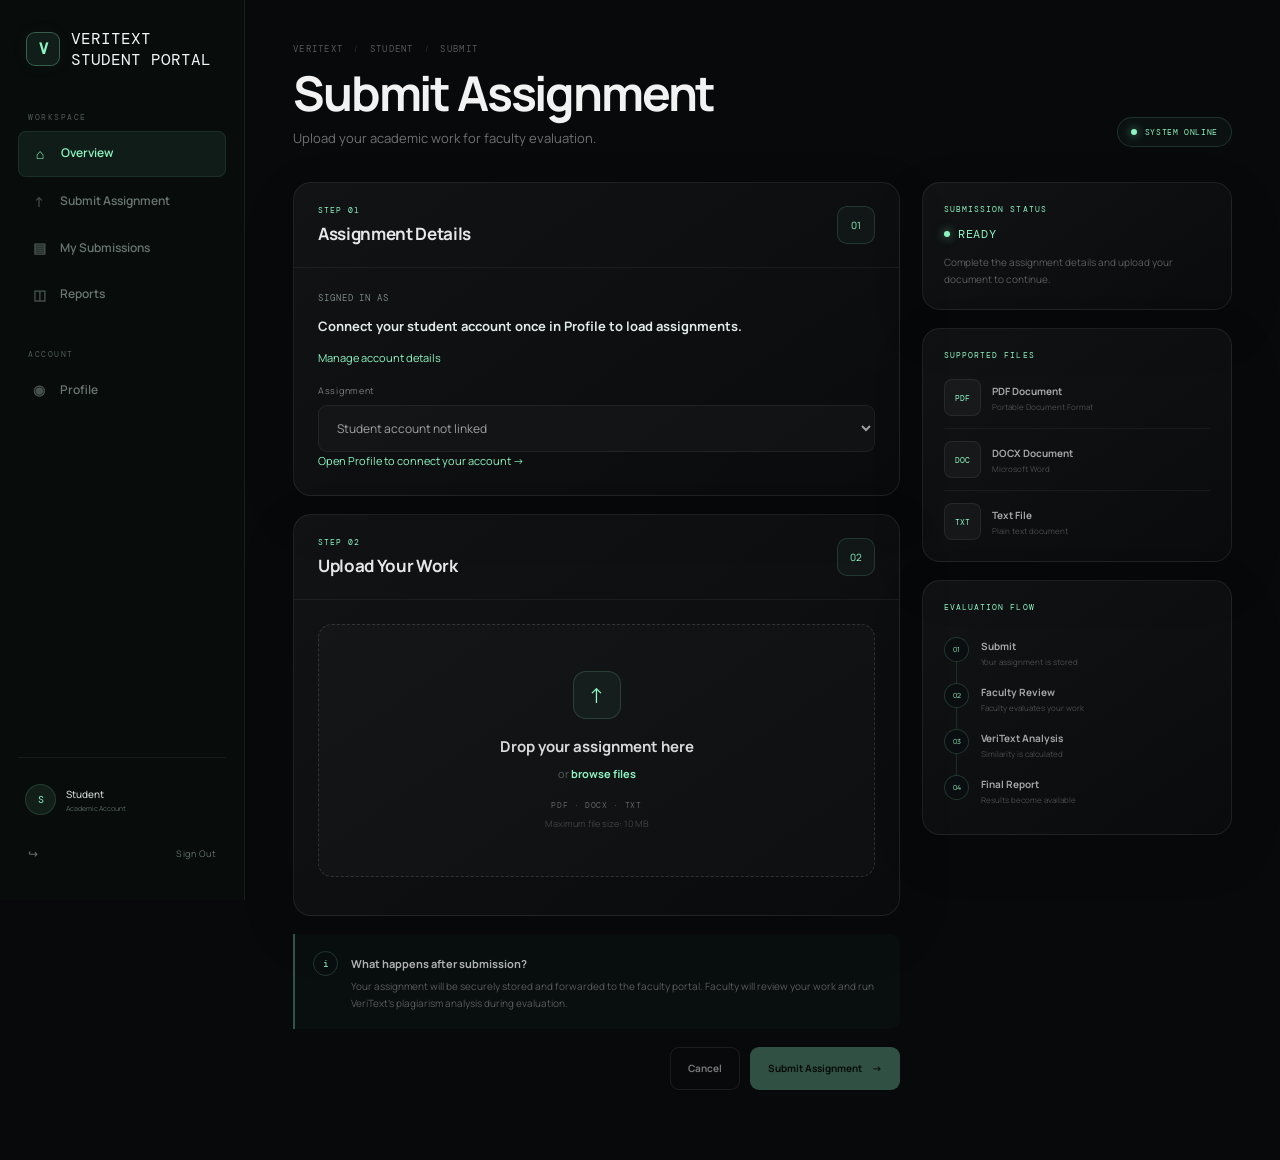
<file: frontend/submit.html>
<!DOCTYPE html>
<html lang="en">
<head>
    <meta charset="UTF-8">
    <meta name="viewport" content="width=device-width, initial-scale=1.0">

    <title>Submit Assignment | VeriText</title>

    <link rel="stylesheet" href="style.css">

    <link rel="preconnect" href="https://fonts.googleapis.com">
    <link rel="preconnect" href="https://fonts.gstatic.com" crossorigin>

    <link href="https://fonts.googleapis.com/css2?family=DM+Mono:wght@400;500&family=Manrope:wght@400;500;600;700;800&display=swap" rel="stylesheet">
</head>

<body class="portal-page">

    <!-- ================= SIDEBAR ================= -->

    <aside class="sidebar">

        <div class="sidebar-brand">
            <div class="brand-mark">V</div>

            <div>
                <div class="brand-name">VERITEXT</div>
                <div class="brand-role">STUDENT PORTAL</div>
            </div>
        </div>


        <div class="sidebar-section">

            <div class="sidebar-label">
                WORKSPACE
            </div>

                        <nav class="sidebar-nav">

                <a href="student-dashboard.html"
                   class="sidebar-link active">

                    <span class="sidebar-icon">⌂</span>
                    <span>Overview</span>

                </a>


                <a href="submit.html"
                   class="sidebar-link">

                    <span class="sidebar-icon">↑</span>
                    <span>Submit Assignment</span>

                </a>


                <a href="submissions.html"
                   class="sidebar-link">

                    <span class="sidebar-icon">▤</span>
                    <span>My Submissions</span>

                </a>


                <a href="#"
   id="reportsSidebarLink"
   class="sidebar-link">
    <span class="sidebar-icon">◫</span>
    <span>Reports</span>
</a>

            </nav>



        </div>


        <div class="sidebar-section">

            <div class="sidebar-label">
                ACCOUNT
            </div>

            <a href="student-profile.html" class="sidebar-link">
                <span class="sidebar-icon">◉</span>
                <span>Profile</span>
            </a>

        </div>


        <div class="sidebar-bottom">

            <div class="student-mini">

                <div class="student-avatar">
                    S
                </div>

                <div class="student-info">
                    <strong>Student</strong>
                    <span>Academic Account</span>
                </div>

            </div>

            <a href="login.html" class="sign-out">
                <span>↪</span>
                Sign Out
            </a>

        </div>

    </aside>



    <!-- ================= MAIN CONTENT ================= -->

    <main class="portal-main">

        <!-- TOP BAR -->

        <header class="portal-header">

            <div>

                <div class="breadcrumb">
                    VERITEXT
                    <span>/</span>
                    STUDENT
                    <span>/</span>
                    SUBMIT
                </div>

                <h1>
                    Submit Assignment
                </h1>

                <p>
                    Upload your academic work for faculty evaluation.
                </p>

            </div>


            <div class="portal-status">

                <span class="status-dot"></span>

                SYSTEM ONLINE

            </div>

        </header>



        <!-- ================= SUBMISSION AREA ================= -->

        <section class="submission-layout">


            <!-- LEFT SIDE -->

            <div class="submission-main">

                <form id="submissionForm">


                    <!-- ASSIGNMENT DETAILS -->

                    <div class="submission-card">

                        <div class="submission-card-header">

                            <div>

                                <span class="card-eyebrow">
                                    STEP 01
                                </span>

                                <h2>
                                    Assignment Details
                                </h2>

                            </div>

                            <span class="step-number">
                                01
                            </span>

                        </div>


                        <div class="submission-card-body">


                            <div class="form-group">
                                <span class="assignment-account-label">SIGNED IN AS</span>
                                <strong id="studentIdentity">Loading your student account...</strong>
                                <a href="student-profile.html" class="assignment-profile-link">Manage account details</a>
                            </div>

                            <div class="form-group">
                                <label for="assignmentSelect">Assignment</label>
                                <select id="assignmentSelect" required disabled>
                                    <option value="">Loading assignments...</option>
                                </select>
                            </div>

                            <div id="assignmentInfo" aria-live="polite"></div>

                        </div>

                    </div>



                    <!-- FILE UPLOAD -->

                    <div class="submission-card">

                        <div class="submission-card-header">

                            <div>

                                <span class="card-eyebrow">
                                    STEP 02
                                </span>

                                <h2>
                                    Upload Your Work
                                </h2>

                            </div>

                            <span class="step-number">
                                02
                            </span>

                        </div>


                        <div class="submission-card-body">


                            <div
                                class="drop-zone"
                                id="dropZone"
                            >

                                <input
                                    type="file"
                                    id="fileInput"
                                    accept=".pdf,.docx,.txt"
                                    hidden
                                >


                                <div class="upload-icon">
                                    ↑
                                </div>


                                <h3>
                                    Drop your assignment here
                                </h3>


                                <p>
                                    or
                                    <button
                                        type="button"
                                        class="browse-button"
                                        id="browseButton"
                                    >
                                        browse files
                                    </button>
                                </p>


                                <div class="upload-formats">
                                    PDF · DOCX · TXT
                                </div>


                                <div class="upload-limit">
                                    Maximum file size: 10 MB
                                </div>

                            </div>



                            <!-- SELECTED FILE -->

                            <div
                                class="file-list"
                                id="fileList"
                            ></div>


                        </div>

                    </div>



                    <!-- INFORMATION -->

                    <div class="submission-info">

                        <div class="info-icon">
                            i
                        </div>

                        <div>

                            <strong>
                                What happens after submission?
                            </strong>

                            <p>
                                Your assignment will be securely stored and
                                forwarded to the faculty portal. Faculty will
                                review your work and run VeriText's plagiarism
                                analysis during evaluation.
                            </p>

                        </div>

                    </div>



                    <!-- SUBMIT -->

                    <div class="submission-actions">

                        <a
                            href="student-dashboard.html"
                            class="cancel-button"
                        >
                            Cancel
                        </a>


                        <button
                            type="submit"
                            class="submit-button"
                            id="submitButton"
                            disabled
                        >
                            Submit Assignment
                            <span>→</span>
                        </button>

                    </div>

                </form>



                <!-- SUCCESS STATE -->

                <div
                    class="success-state"
                    id="successState"
                    style="display:none;"
                >

                    <div class="success-icon">
                        ✓
                    </div>

                    <span class="card-eyebrow">
                        SUBMISSION RECEIVED
                    </span>

                    <h2>
                        Assignment Submitted
                    </h2>

                    <p id="successMessage">
                        Your assignment has been successfully submitted
                        for faculty evaluation.
                    </p>


                    <div class="success-actions">

                        <a
                            href="submissions.html"
                            class="primary-button"
                        >
                            View My Submissions
                            <span>→</span>
                        </a>

                        <a
                            href="student-dashboard.html"
                            class="secondary-button"
                        >
                            Back to Dashboard
                        </a>

                    </div>

                </div>

            </div>



            <!-- ================= RIGHT SIDE ================= -->

            <aside class="submission-side">


                <div class="side-card">

                    <span class="card-eyebrow">
                        SUBMISSION STATUS
                    </span>

                    <div class="status-large">

                        <span class="status-dot"></span>

                        READY

                    </div>

                    <p>
                        Complete the assignment details and upload
                        your document to continue.
                    </p>

                </div>



                <div class="side-card">

                    <span class="card-eyebrow">
                        SUPPORTED FILES
                    </span>


                    <div class="file-type">

                        <span class="file-symbol">
                            PDF
                        </span>

                        <div>
                            <strong>PDF Document</strong>
                            <small>Portable Document Format</small>
                        </div>

                    </div>


                    <div class="file-type">

                        <span class="file-symbol">
                            DOC
                        </span>

                        <div>
                            <strong>DOCX Document</strong>
                            <small>Microsoft Word</small>
                        </div>

                    </div>


                    <div class="file-type">

                        <span class="file-symbol">
                            TXT
                        </span>

                        <div>
                            <strong>Text File</strong>
                            <small>Plain text document</small>
                        </div>

                    </div>

                </div>



                <div class="side-card process-side">

                    <span class="card-eyebrow">
                        EVALUATION FLOW
                    </span>


                    <div class="mini-process">

                        <span class="process-line"></span>


                        <div class="mini-step">

                            <span>01</span>

                            <div>
                                <strong>Submit</strong>
                                <small>Your assignment is stored</small>
                            </div>

                        </div>


                        <div class="mini-step">

                            <span>02</span>

                            <div>
                                <strong>Faculty Review</strong>
                                <small>Faculty evaluates your work</small>
                            </div>

                        </div>


                        <div class="mini-step">

                            <span>03</span>

                            <div>
                                <strong>VeriText Analysis</strong>
                                <small>Similarity is calculated</small>
                            </div>

                        </div>


                        <div class="mini-step">

                            <span>04</span>

                            <div>
                                <strong>Final Report</strong>
                                <small>Results become available</small>
                            </div>

                        </div>

                    </div>

                </div>

            </aside>

        </section>

    </main>



    <!-- ================= PAGE SCRIPT ================= -->

    <script>

        const form = document.getElementById("submissionForm");

        const assignmentSelect = document.getElementById("assignmentSelect");
        const assignmentInfo = document.getElementById("assignmentInfo");
        const studentIdentity = document.getElementById("studentIdentity");
        const API_BASE = "http://127.0.0.1:8000";
        let currentStudent = null;

        const fileInput =
            document.getElementById("fileInput");

        const browseButton =
            document.getElementById("browseButton");

        const dropZone =
            document.getElementById("dropZone");

        const fileList =
            document.getElementById("fileList");

        const submitButton =
            document.getElementById("submitButton");

        const successState =
            document.getElementById("successState");

        const successMessage =
            document.getElementById("successMessage");


        let selectedFile = null;



        /* ================= FILE PICKER ================= */

        browseButton.addEventListener("click", function () {

            fileInput.click();

        });



        fileInput.addEventListener("change", function () {

            if (this.files.length > 0) {

                handleFile(this.files[0]);

            }

        });



        /* ================= DRAG & DROP ================= */

        dropZone.addEventListener("dragover", function (event) {

            event.preventDefault();

            dropZone.classList.add("dragging");

        });



        dropZone.addEventListener("dragleave", function () {

            dropZone.classList.remove("dragging");

        });



        dropZone.addEventListener("drop", function (event) {

            event.preventDefault();

            dropZone.classList.remove("dragging");


            if (event.dataTransfer.files.length > 0) {

                handleFile(event.dataTransfer.files[0]);

            }

        });



        /* ================= FILE VALIDATION ================= */

        function handleFile(file) {

            const allowedExtensions = [
                ".pdf",
                ".docx",
                ".txt"
            ];


            const fileName =
                file.name.toLowerCase();


            const validExtension =
                allowedExtensions.some(
                    extension =>
                        fileName.endsWith(extension)
                );


            if (!validExtension) {

                alert(
                    "Invalid file type. Please upload a PDF, DOCX, or TXT file."
                );

                return;

            }


            /* 10 MB LIMIT */

            if (file.size > 10 * 1024 * 1024) {

                alert(
                    "File is too large. Maximum allowed size is 10 MB."
                );

                return;

            }


            selectedFile = file;

            displayFile(file);

            updateSubmitButton();

        }



        /* ================= DISPLAY FILE ================= */

        function displayFile(file) {

            const extension =
                file.name
                    .split(".")
                    .pop()
                    .toUpperCase();


            const size =
                formatFileSize(file.size);


            fileList.innerHTML = `

                <div class="selected-file">

                    <div class="selected-file-icon">
                        ${extension}
                    </div>


                    <div class="selected-file-info">

                        <strong>
                            ${escapeHTML(file.name)}
                        </strong>

                        <span>
                            ${size}
                        </span>

                    </div>


                    <button
                        type="button"
                        class="remove-file"
                        id="removeFile"
                    >
                        ×
                    </button>

                </div>

            `;


            document
                .getElementById("removeFile")
                .addEventListener(
                    "click",
                    removeFile
                );

        }



        /* ================= REMOVE FILE ================= */

        function removeFile() {

            selectedFile = null;

            fileInput.value = "";

            fileList.innerHTML = "";

            updateSubmitButton();

        }



        /* ================= FILE SIZE ================= */

        function formatFileSize(bytes) {

            if (bytes < 1024) {

                return bytes + " B";

            }


            if (bytes < 1024 * 1024) {

                return (
                    (bytes / 1024).toFixed(1)
                    + " KB"
                );

            }


            return (
                (bytes / (1024 * 1024)).toFixed(1)
                + " MB"
            );

        }



        /* ================= HTML SAFETY ================= */

        function escapeHTML(value) {

            return value
                .replace(/&/g, "&amp;")
                .replace(/</g, "&lt;")
                .replace(/>/g, "&gt;")
                .replace(/"/g, "&quot;")
                .replace(/'/g, "&#039;");

        }



        /* ================= BUTTON STATE ================= */

        function updateSubmitButton() {
            const fileValid =
                selectedFile !== null;

            submitButton.disabled =
                !(currentStudent &&
                  assignmentSelect.value &&
                  fileValid);

        }

        async function loadStudentAssignments() {
            try {
                let studentId = localStorage.getItem("veritext_student_id");
                if (studentId) {
                    const studentResponse = await fetch(
                        `${API_BASE}/api/portal/students/${encodeURIComponent(studentId)}`
                    );
                    if (studentResponse.status === 404) {
                        localStorage.removeItem("veritext_student_id");
                        studentId = null;
                    } else if (!studentResponse.ok) {
                        throw new Error("Unable to validate your student account.");
                    } else {
                        const studentData = await studentResponse.json();
                        localStorage.setItem("veritext_student_profile", JSON.stringify(studentData.student));
                    }
                }
                if (!studentId) {
                    const email = localStorage.getItem("veritextUser");
                    if (email) {
                        const identityResponse = await fetch(
                            `${API_BASE}/api/portal/students/resolve?email=${encodeURIComponent(email)}`
                        );
                        const identityData = await identityResponse.json();
                        if (identityResponse.ok) {
                            studentId = identityData.student.student_id;
                            localStorage.setItem("veritext_student_id", studentId);
                            localStorage.setItem("veritext_student_profile", JSON.stringify(identityData.student));
                        }
                    }
                }
                if (!studentId) {
                    studentIdentity.textContent = "Connect your student account once in Profile to load assignments.";
                    assignmentSelect.innerHTML = '<option value="">Student account not linked</option>';
                    assignmentSelect.disabled = true;
                    assignmentInfo.innerHTML = '<a href="student-profile.html">Open Profile to connect your account →</a>';
                    return;
                }
                const response = await fetch(
                    `${API_BASE}/api/roster/students/${encodeURIComponent(studentId)}/assignments`
                );
                const data = await response.json();
                if (!response.ok) {
                    throw new Error(data.detail || "Unable to find student.");
                }
                currentStudent = data.student;
                studentIdentity.textContent = `${currentStudent.name} · ${currentStudent.section_name}`;
                localStorage.setItem("veritext_student_id", currentStudent.student_id);
                const requestedAssignment = new URLSearchParams(window.location.search).get("assignment_id");
                assignmentSelect.innerHTML = '<option value="">Select an assignment</option>';
                data.assignments.forEach(assignment => {
                    const option = document.createElement("option");
                    option.value = assignment.id;
                    option.textContent = `${assignment.title} · ${assignment.subject}`;
                    option.disabled = Boolean(assignment.submission_id);
                    if (assignment.submission_id) option.textContent += " · Submitted";
                    option.dataset.description = assignment.description || "";
                    option.dataset.dueDate = assignment.due_date || "";
                    assignmentSelect.appendChild(option);
                    if (String(assignment.id) === requestedAssignment && !option.disabled) {
                        assignmentSelect.value = option.value;
                    }
                });
                assignmentSelect.disabled = data.assignments.length === 0;
                assignmentInfo.textContent = data.assignments.length
                    ? `Section: ${currentStudent.section_name}. Assignments already submitted are disabled.`
                    : "No assignments have been assigned to your section yet.";
                if (!data.assignments.length) {
                    assignmentSelect.innerHTML = '<option value="">No assignments available</option>';
                } else if (requestedAssignment && assignmentSelect.value) {
                    const selected = assignmentSelect.selectedOptions[0];
                    const dueDate = selected.dataset.dueDate
                        ? ` Due: ${new Date(selected.dataset.dueDate).toLocaleString()}.`
                        : "";
                    assignmentInfo.textContent =
                        `${selected.dataset.description || ""}${dueDate}`;
                }
                updateSubmitButton();
            } catch (error) {
                currentStudent = null;
                studentIdentity.textContent = "Unable to load your student account.";
                assignmentSelect.innerHTML = '<option value="">Unable to load assignments</option>';
                assignmentSelect.disabled = true;
                assignmentInfo.textContent = error.message;
                alert(error.message);
                updateSubmitButton();
            }
        }

        assignmentSelect.addEventListener("change", () => {
            const option = assignmentSelect.selectedOptions[0];
            const dueDate = option && option.dataset.dueDate
                ? ` Due: ${new Date(option.dataset.dueDate).toLocaleString()}.`
                : "";
            assignmentInfo.textContent = option
                ? `${option.dataset.description || ""}${dueDate}`
                : "";
            updateSubmitButton();
        });


        /* ================= FORM SUBMISSION ================= */

        form.addEventListener("submit", async function (event) {

            event.preventDefault();


            if (!selectedFile) {

                alert("Please select an assignment file.");

                return;

            }


            submitButton.disabled = true;

            submitButton.innerHTML = `
                Uploading
                <span class="loading-spinner"></span>
            `;


            const formData =
                new FormData();


            formData.append("student_id", currentStudent.student_id);
            formData.append("student_name", currentStudent.name);
            formData.append("assignment_id", assignmentSelect.value);


            formData.append(
                "file",
                selectedFile
            );


            try {

                const response =
                    await fetch(
                        `${API_BASE}/api/submissions`,
                        {
                            method: "POST",
                            body: formData
                        }
                    );


                const result =
                    await response.json();


                if (!response.ok) {

                    throw new Error(
                        result.detail ||
                        "Submission failed."
                    );

                }



                /* ================= SUCCESS ================= */

                form.style.display = "none";

                successState.style.display = "block";


                successMessage.textContent =
                    "Your assignment has been submitted successfully and is now waiting for faculty evaluation. Submission ID: "
                    + result.submission_id;


            }

            catch (error) {

                console.error(
                    "Submission error:",
                    error
                );


                alert(error.message || "Unable to submit assignment.");


                submitButton.disabled = false;

                submitButton.innerHTML = `
                    Submit Assignment
                    <span>→</span>
                `;

            }

        });



        /* ================= INITIAL STATE ================= */

        loadStudentAssignments();
        updateSubmitButton();

    </script>

</body>
</html>
</file>
<file: frontend/style.css>
/* =========================================
   VERITEXT — GLOBAL STYLES
========================================= */

@import url('https://fonts.googleapis.com/css2?family=DM+Mono:wght@300;400;500&family=Manrope:wght@400;500;600;700;800&display=swap');


/* =========================================
   ROOT
========================================= */

:root {
    --bg: #07090d;
    --bg-soft: #0b0e14;
    --surface: rgba(16, 20, 29, 0.78);
    --surface-solid: #10141d;
    --border: rgba(255, 255, 255, 0.09);
    --border-bright: rgba(255, 255, 255, 0.16);

    --text: #f4f6f8;
    --text-soft: #a5adba;
    --text-muted: #68717f;

    --accent: #8df5c2;
    --accent-soft: rgba(141, 245, 194, 0.12);
    --accent-glow: rgba(141, 245, 194, 0.25);

    --mono: "DM Mono", monospace;
    --sans: "Manrope", sans-serif;
}


/* =========================================
   RESET
========================================= */

* {
    margin: 0;
    padding: 0;
    box-sizing: border-box;
}

html {
    scroll-behavior: smooth;
}

body {
    background: var(--bg);
    color: var(--text);
    font-family: var(--sans);
    overflow-x: hidden;
    min-height: 100vh;
}

button,
a {
    font-family: inherit;
}

button {
    border: none;
    cursor: pointer;
}

a {
    color: inherit;
    text-decoration: none;
}


/* =========================================
   BACKGROUND
========================================= */

.background {
    position: fixed;
    inset: 0;
    z-index: -10;
    overflow: hidden;
    background:
        radial-gradient(
            circle at 75% 20%,
            rgba(141, 245, 194, 0.07),
            transparent 28%
        ),
        radial-gradient(
            circle at 15% 75%,
            rgba(93, 125, 255, 0.05),
            transparent 25%
        ),
        var(--bg);
}

.grid {
    position: absolute;
    inset: 0;

    background-image:
        linear-gradient(
            rgba(255, 255, 255, 0.025) 1px,
            transparent 1px
        ),
        linear-gradient(
            90deg,
            rgba(255, 255, 255, 0.025) 1px,
            transparent 1px
        );

    background-size: 55px 55px;

    mask-image: linear-gradient(
        to bottom,
        black,
        transparent 90%
    );

    animation: gridMove 18s linear infinite;
}

@keyframes gridMove {
    from {
        transform: translateY(0);
    }

    to {
        transform: translateY(55px);
    }
}


.orb {
    position: absolute;
    border-radius: 50%;
    filter: blur(100px);
    opacity: 0.15;
    pointer-events: none;
}

.orb-one {
    width: 380px;
    height: 380px;
    background: var(--accent);
    top: 8%;
    right: 5%;
    animation: floatOrb 12s ease-in-out infinite;
}

.orb-two {
    width: 300px;
    height: 300px;
    background: #536dfe;
    left: -8%;
    top: 50%;
    animation: floatOrb 15s ease-in-out infinite reverse;
}

.orb-three {
    width: 250px;
    height: 250px;
    background: #7c4dff;
    right: 20%;
    bottom: -10%;
    animation: floatOrb 18s ease-in-out infinite;
}

@keyframes floatOrb {
    0%,
    100% {
        transform: translate(0, 0);
    }

    50% {
        transform: translate(30px, -35px);
    }
}


/* =========================================
   NAVBAR
========================================= */

.navbar {
    width: min(1240px, calc(100% - 48px));
    margin: 0 auto;

    height: 88px;

    display: flex;
    align-items: center;
    justify-content: space-between;

    border-bottom: 1px solid var(--border);
}


.logo {
    display: flex;
    align-items: center;
    gap: 12px;
}


.logo-mark {
    width: 36px;
    height: 36px;

    display: grid;
    place-items: center;

    border: 1px solid rgba(141, 245, 194, 0.35);
    border-radius: 10px;

    color: var(--accent);

    font-family: var(--mono);
    font-size: 15px;

    background:
        linear-gradient(
            145deg,
            rgba(141, 245, 194, 0.13),
            rgba(141, 245, 194, 0.02)
        );

    box-shadow:
        0 0 25px rgba(141, 245, 194, 0.08);
}


.logo-text {
    display: flex;
    flex-direction: column;
    gap: 2px;
}


.logo-text span {
    font-size: 14px;
    font-weight: 800;
    letter-spacing: 0.16em;
}


.logo-text small {
    color: var(--text-muted);
    font-family: var(--mono);
    font-size: 7px;
    letter-spacing: 0.16em;
}


.nav-links {
    display: flex;
    align-items: center;
    gap: 36px;
}


.nav-links a {
    position: relative;

    color: var(--text-soft);

    font-size: 12px;
    font-weight: 600;

    transition:
        color 0.3s ease,
        transform 0.3s ease;
}


.nav-links a:hover,
.nav-links a.active {
    color: var(--text);
}


.nav-links a.active::after {
    content: "";

    position: absolute;
    left: 50%;
    bottom: -10px;

    width: 4px;
    height: 4px;

    transform: translateX(-50%);

    background: var(--accent);
    border-radius: 50%;

    box-shadow: 0 0 10px var(--accent);
}


.nav-button {
    display: flex;
    align-items: center;
    gap: 12px;

    padding: 11px 17px;

    color: var(--bg);
    background: var(--accent);

    border-radius: 8px;

    font-size: 11px;
    font-weight: 800;

    transition:
        transform 0.3s ease,
        box-shadow 0.3s ease;
}


.nav-button span {
    font-size: 16px;
}


.nav-button:hover {
    transform: translateY(-2px);
    box-shadow: 0 10px 30px rgba(141, 245, 194, 0.18);
}


/* =========================================
   HERO
========================================= */

.hero {
    width: min(1240px, calc(100% - 48px));
    min-height: calc(100vh - 88px);

    margin: 0 auto;

    display: grid;
    grid-template-columns: 0.9fr 1.1fr;
    align-items: center;
    gap: 80px;

    padding: 70px 0 100px;
}


/* =========================================
   HERO CONTENT
========================================= */

.hero-content {
    animation: heroIn 1s ease forwards;
}


@keyframes heroIn {
    from {
        opacity: 0;
        transform: translateY(25px);
    }

    to {
        opacity: 1;
        transform: translateY(0);
    }
}


.status-pill {
    display: inline-flex;
    align-items: center;
    gap: 9px;

    padding: 7px 11px;

    border: 1px solid var(--border);
    border-radius: 100px;

    background: rgba(255, 255, 255, 0.025);

    color: var(--text-soft);

    font-family: var(--mono);
    font-size: 8px;
    letter-spacing: 0.15em;
}


.status-dot,
.mini-dot {
    width: 6px;
    height: 6px;

    border-radius: 50%;
    background: var(--accent);

    box-shadow:
        0 0 0 4px rgba(141, 245, 194, 0.08),
        0 0 12px var(--accent);

    animation: pulse 2s ease-in-out infinite;
}


@keyframes pulse {
    0%,
    100% {
        opacity: 1;
        transform: scale(1);
    }

    50% {
        opacity: 0.45;
        transform: scale(0.75);
    }
}


.hero h1 {
    margin-top: 28px;

    max-width: 650px;

    font-size: clamp(48px, 5.5vw, 78px);
    line-height: 0.98;
    letter-spacing: -0.055em;
    font-weight: 700;
}


.hero h1 span {
    color: transparent;

    background:
        linear-gradient(
            100deg,
            #ffffff 0%,
            var(--accent) 55%,
            #8bb8ff 100%
        );

    background-clip: text;
    -webkit-background-clip: text;

    background-size: 200% auto;

    animation: gradientText 6s linear infinite;
}


@keyframes gradientText {
    0% {
        background-position: 0% center;
    }

    100% {
        background-position: 200% center;
    }
}


.hero-description {
    max-width: 540px;

    margin-top: 28px;

    color: var(--text-soft);

    font-size: 15px;
    line-height: 1.8;
}


.hero-actions {
    display: flex;
    align-items: center;
    gap: 14px;

    margin-top: 34px;
}


.primary-button,
.secondary-button {
    display: flex;
    align-items: center;
    gap: 16px;

    padding: 15px 20px;

    border-radius: 9px;

    font-size: 11px;
    font-weight: 800;

    transition:
        transform 0.3s ease,
        box-shadow 0.3s ease,
        background 0.3s ease;
}


.primary-button {
    color: var(--bg);
    background: var(--accent);

    box-shadow:
        0 0 0 rgba(141, 245, 194, 0);
}


.primary-button:hover {
    transform: translateY(-3px);

    box-shadow:
        0 15px 40px rgba(141, 245, 194, 0.18);
}


.button-arrow {
    font-size: 17px;
}


.secondary-button {
    color: var(--text-soft);
    background: rgba(255, 255, 255, 0.035);

    border: 1px solid var(--border);
}


.secondary-button:hover {
    color: var(--text);
    background: rgba(255, 255, 255, 0.07);

    transform: translateY(-3px);
}


.hero-meta {
    display: flex;
    align-items: center;
    gap: 20px;

    margin-top: 50px;
}


.hero-meta div:not(.meta-line) {
    display: flex;
    flex-direction: column;
    gap: 4px;
}


.hero-meta strong {
    color: var(--text);
    font-family: var(--mono);
    font-size: 9px;
    letter-spacing: 0.12em;
}


.hero-meta span {
    color: var(--text-muted);
    font-size: 9px;
}


.meta-line {
    width: 1px;
    height: 25px;

    background: var(--border);
}


/* =========================================
   HERO VISUAL
========================================= */

.hero-visual {
    position: relative;

    min-height: 560px;

    display: grid;
    place-items: center;

    animation: visualIn 1.2s ease 0.15s both;
}


@keyframes visualIn {
    from {
        opacity: 0;
        transform: translateX(30px) scale(0.97);
    }

    to {
        opacity: 1;
        transform: translateX(0) scale(1);
    }
}


.visual-glow {
    position: absolute;

    width: 400px;
    height: 400px;

    border-radius: 50%;

    background: var(--accent-glow);

    filter: blur(100px);

    opacity: 0.22;

    animation: visualGlow 5s ease-in-out infinite;
}


@keyframes visualGlow {
    0%,
    100% {
        transform: scale(0.9);
        opacity: 0.15;
    }

    50% {
        transform: scale(1.15);
        opacity: 0.25;
    }
}


/* =========================================
   ANALYSIS CARD
========================================= */

.analysis-card {
    position: relative;
    z-index: 2;

    width: min(510px, 100%);

    padding: 24px;

    border: 1px solid var(--border-bright);
    border-radius: 20px;

    background:
        linear-gradient(
            145deg,
            rgba(20, 25, 35, 0.94),
            rgba(10, 13, 19, 0.94)
        );

    backdrop-filter: blur(25px);

    box-shadow:
        0 35px 100px rgba(0, 0, 0, 0.5),
        inset 0 1px 0 rgba(255, 255, 255, 0.05);

    animation: cardFloat 6s ease-in-out infinite;
}


@keyframes cardFloat {
    0%,
    100% {
        transform: translateY(0);
    }

    50% {
        transform: translateY(-8px);
    }
}


.card-header {
    display: flex;
    justify-content: space-between;
    align-items: center;

    padding-bottom: 22px;

    border-bottom: 1px solid var(--border);
}


.card-eyebrow {
    color: var(--accent);

    font-family: var(--mono);
    font-size: 8px;
    letter-spacing: 0.15em;
}


.card-header h3 {
    margin-top: 7px;

    font-size: 16px;
    font-weight: 700;
}


.pulse-icon {
    width: 34px;
    height: 34px;

    display: grid;
    place-items: center;

    border-radius: 50%;

    background: var(--accent-soft);
}


.pulse-icon span {
    width: 8px;
    height: 8px;

    border-radius: 50%;

    background: var(--accent);

    box-shadow: 0 0 15px var(--accent);

    animation: pulse 1.5s infinite;
}


/* =========================================
   DOCUMENT FLOW
========================================= */

.document-flow {
    margin-top: 22px;
}


.document {
    display: flex;
    align-items: center;
    gap: 13px;

    padding: 13px;

    border: 1px solid var(--border);
    border-radius: 11px;

    background: rgba(255, 255, 255, 0.025);

    transition:
        transform 0.3s ease,
        border-color 0.3s ease;
}


.document:hover {
    transform: translateX(5px);
    border-color: rgba(141, 245, 194, 0.25);
}


.document-icon {
    width: 34px;
    height: 40px;

    display: grid;
    place-items: center;

    border: 1px solid var(--border);

    border-radius: 6px;

    color: var(--accent);

    font-family: var(--mono);
    font-size: 11px;

    background: rgba(141, 245, 194, 0.05);
}


.document-info {
    display: flex;
    flex-direction: column;
    gap: 4px;

    flex: 1;
}


.document-info strong {
    font-size: 10px;
}


.document-info span {
    color: var(--text-muted);

    font-family: var(--mono);
    font-size: 8px;
}


.document-check {
    color: var(--accent);

    font-family: var(--mono);
    font-size: 13px;
}


.connection {
    position: relative;

    height: 28px;

    display: flex;
    justify-content: center;
    align-items: center;
}


.connection-line {
    width: 1px;
    height: 100%;

    background:
        linear-gradient(
            to bottom,
            transparent,
            var(--accent),
            transparent
        );

    animation: linePulse 2s ease-in-out infinite;
}


@keyframes linePulse {
    0%,
    100% {
        opacity: 0.3;
    }

    50% {
        opacity: 1;
    }
}


.connection-node {
    position: absolute;

    width: 15px;
    height: 15px;

    display: grid;
    place-items: center;

    border-radius: 50%;

    background: var(--surface-solid);

    border: 1px solid rgba(141, 245, 194, 0.35);
}


.connection-node span {
    width: 4px;
    height: 4px;

    border-radius: 50%;

    background: var(--accent);
}


/* =========================================
   ANALYSIS STAGES
========================================= */

.analysis-stages {
    display: grid;
    grid-template-columns: repeat(3, 1fr);
    gap: 7px;

    margin-top: 22px;
}


.stage {
    display: flex;
    align-items: center;
    gap: 7px;

    padding: 9px 8px;

    border: 1px solid var(--border);
    border-radius: 8px;

    color: var(--text-muted);

    font-family: var(--mono);
    font-size: 7px;
}


.stage.completed {
    color: var(--text-soft);
}


.stage-icon {
    color: var(--accent);
}


.stage.scanning {
    border-color: rgba(141, 245, 194, 0.18);

    animation: stagePulse 2s ease-in-out infinite;
}


@keyframes stagePulse {
    0%,
    100% {
        background: transparent;
    }

    50% {
        background: rgba(141, 245, 194, 0.05);
    }
}


/* =========================================
   SIMILARITY
========================================= */

.similarity-preview {
    margin-top: 22px;

    padding-top: 20px;

    border-top: 1px solid var(--border);
}


.similarity-heading {
    display: flex;
    justify-content: space-between;
    align-items: center;
}


.similarity-heading span {
    color: var(--text-muted);

    font-family: var(--mono);
    font-size: 8px;
    letter-spacing: 0.13em;
}


.similarity-heading strong {
    color: var(--accent);

    font-family: var(--mono);
    font-size: 18px;
}


.similarity-bar {
    height: 5px;

    margin-top: 12px;

    overflow: hidden;

    border-radius: 100px;

    background: rgba(255, 255, 255, 0.07);
}


.similarity-progress {
    width: 78.17%;
    height: 100%;

    border-radius: inherit;

    background:
        linear-gradient(
            90deg,
            var(--accent),
            #8bb8ff
        );

    transform-origin: left;

    animation: progressIn 2s ease 0.8s both;
}


@keyframes progressIn {
    from {
        transform: scaleX(0);
    }

    to {
        transform: scaleX(1);
    }
}


.similarity-footer {
    display: flex;
    justify-content: space-between;

    margin-top: 10px;

    color: var(--text-muted);

    font-family: var(--mono);
    font-size: 7px;
}


/* =========================================
   FLOATING CARDS
========================================= */

.floating-label {
    position: absolute;
    z-index: 4;

    display: flex;
    align-items: center;
    gap: 8px;

    padding: 8px 11px;

    border: 1px solid var(--border);
    border-radius: 100px;

    background: rgba(10, 13, 19, 0.8);

    backdrop-filter: blur(15px);

    color: var(--text-muted);

    font-family: var(--mono);
    font-size: 7px;
    letter-spacing: 0.12em;
}


.label-top {
    top: 30px;
    right: 0;

    animation: labelFloat 5s ease-in-out infinite;
}


@keyframes labelFloat {
    0%,
    100% {
        transform: translateY(0);
    }

    50% {
        transform: translateY(-7px);
    }
}


.floating-card {
    position: absolute;
    z-index: 5;

    display: flex;
    align-items: center;
    gap: 10px;

    padding: 12px;

    border: 1px solid var(--border);
    border-radius: 12px;

    background: rgba(14, 18, 26, 0.9);

    backdrop-filter: blur(20px);

    box-shadow: 0 20px 50px rgba(0, 0, 0, 0.35);
}


.floating-card strong {
    display: block;

    font-size: 9px;
}


.floating-card span {
    display: block;

    margin-top: 4px;

    color: var(--text-muted);

    font-family: var(--mono);
    font-size: 7px;
}


.fingerprint-card {
    left: -15px;
    bottom: 105px;

    animation: floatingOne 5s ease-in-out infinite;
}


.match-card {
    right: -20px;
    bottom: 45px;

    animation: floatingTwo 6s ease-in-out infinite;
}


@keyframes floatingOne {
    0%,
    100% {
        transform: translateY(0);
    }

    50% {
        transform: translateY(-12px);
    }
}


@keyframes floatingTwo {
    0%,
    100% {
        transform: translateY(0);
    }

    50% {
        transform: translateY(10px);
    }
}


.floating-icon {
    width: 30px;
    height: 30px;

    display: grid;
    place-items: center;

    border-radius: 8px;

    color: var(--accent);

    background: var(--accent-soft);

    font-family: var(--mono);
    font-size: 12px;
}


.match-circle {
    width: 30px;
    height: 30px;

    display: grid;
    place-items: center;

    border-radius: 50%;

    color: var(--accent);

    background: var(--accent-soft);

    font-size: 11px;
}


/* =========================================
   ENGINE STRIP
========================================= */

.engine-strip {
    width: min(1240px, calc(100% - 48px));

    margin: 0 auto;

    padding: 22px 0;

    display: grid;
    grid-template-columns: 1fr auto 1fr auto 1fr auto 1fr;
    align-items: center;

    border-top: 1px solid var(--border);
    border-bottom: 1px solid var(--border);
}


.strip-item {
    display: flex;
    align-items: center;
    gap: 12px;
}


.strip-number {
    color: var(--accent);

    font-family: var(--mono);
    font-size: 9px;
}


.strip-item strong {
    display: block;

    font-family: var(--mono);
    font-size: 8px;
    letter-spacing: 0.12em;
}


.strip-item small {
    display: block;

    margin-top: 4px;

    color: var(--text-muted);

    font-size: 8px;
}


.strip-line {
    width: 40px;
    height: 1px;

    background: var(--border);
}


/* =========================================
   HOW SECTION
========================================= */

.how-section {
    width: min(1240px, calc(100% - 48px));

    margin: 0 auto;

    padding: 150px 0;
}


.section-heading > span {
    color: var(--accent);

    font-family: var(--mono);
    font-size: 8px;
    letter-spacing: 0.2em;
}


.section-heading h2 {
    margin-top: 18px;

    font-size: clamp(38px, 5vw, 64px);
    line-height: 1;
    letter-spacing: -0.05em;
}


.section-heading em {
    color: var(--text-muted);
    font-style: normal;
}


.process-grid {
    display: grid;
    grid-template-columns: repeat(4, 1fr);
    gap: 12px;

    margin-top: 70px;
}


.process-card {
    position: relative;

    min-height: 240px;

    padding: 25px;

    border: 1px solid var(--border);
    border-radius: 14px;

    background:
        linear-gradient(
            145deg,
            rgba(255, 255, 255, 0.035),
            rgba(255, 255, 255, 0.012)
        );

    transition:
        transform 0.4s ease,
        border-color 0.4s ease,
        background 0.4s ease;
}


.process-card:hover {
    transform: translateY(-8px);

    border-color: rgba(141, 245, 194, 0.25);

    background:
        linear-gradient(
            145deg,
            rgba(141, 245, 194, 0.07),
            rgba(255, 255, 255, 0.015)
        );
}


.process-number {
    color: var(--accent);

    font-family: var(--mono);
    font-size: 9px;
}


.process-card h3 {
    margin-top: 70px;

    font-size: 18px;
}


.process-card p {
    margin-top: 12px;

    color: var(--text-muted);

    font-size: 11px;
    line-height: 1.7;
}


/* =========================================
   ABOUT
========================================= */

.about-section {
    width: min(1240px, calc(100% - 48px));

    margin: 0 auto 130px;
}


.about-card {
    position: relative;

    overflow: hidden;

    padding: 70px;

    border: 1px solid var(--border);
    border-radius: 20px;

    background:
        radial-gradient(
            circle at 80% 20%,
            rgba(141, 245, 194, 0.08),
            transparent 30%
        ),
        rgba(255, 255, 255, 0.02);
}


.about-label {
    color: var(--accent);

    font-family: var(--mono);
    font-size: 8px;
    letter-spacing: 0.16em;
}


.about-card h2 {
    max-width: 800px;

    margin-top: 20px;

    font-size: clamp(35px, 5vw, 60px);
    line-height: 1.05;
    letter-spacing: -0.05em;
}


.about-card h2 span {
    color: var(--text-muted);
}


.about-card p {
    max-width: 650px;

    margin-top: 25px;

    color: var(--text-soft);

    font-size: 13px;
    line-height: 1.8;
}


/* =========================================
   FOOTER
========================================= */

footer {
    width: min(1240px, calc(100% - 48px));

    margin: 0 auto;

    padding: 30px 0;

    display: flex;
    align-items: center;
    justify-content: space-between;

    border-top: 1px solid var(--border);

    color: var(--text-muted);

    font-family: var(--mono);
    font-size: 8px;
}


.footer-logo {
    color: var(--text-soft);

    font-weight: 600;
    letter-spacing: 0.12em;
}


/* =========================================
   RESPONSIVE
========================================= */

@media (max-width: 1050px) {

    .hero {
        grid-template-columns: 1fr;
        gap: 30px;
        padding-top: 80px;
    }

    .hero-content {
        max-width: 720px;
    }

    .hero-visual {
        min-height: 520px;
    }

    .process-grid {
        grid-template-columns: repeat(2, 1fr);
    }
}


@media (max-width: 760px) {

    .navbar {
        width: min(100% - 30px, 1240px);
    }

    .nav-links {
        display: none;
    }

    .nav-button {
        padding: 10px 13px;
    }

    .hero {
        width: min(100% - 30px, 1240px);

        padding-top: 55px;
    }

    .hero h1 {
        font-size: clamp(43px, 13vw, 65px);
    }

    .hero-description {
        font-size: 13px;
    }

    .hero-actions {
        flex-direction: column;
        align-items: stretch;
    }

    .primary-button,
    .secondary-button {
        justify-content: center;
    }

    .hero-meta {
        gap: 12px;
    }

    .hero-visual {
        min-height: 470px;
    }

    .analysis-card {
        padding: 17px;
    }

    .floating-card {
        transform: scale(0.82);
    }

    .fingerprint-card {
        left: -35px;
    }

    .match-card {
        right: -35px;
    }

    .label-top {
        right: 0;
        top: 10px;
    }

    .engine-strip {
        width: min(100% - 30px, 1240px);

        grid-template-columns: 1fr 1fr;

        gap: 20px;
    }

    .strip-line {
        display: none;
    }

    .how-section,
    .about-section {
        width: min(100% - 30px, 1240px);
    }

    .how-section {
        padding: 100px 0;
    }

    .process-grid {
        grid-template-columns: 1fr;
        margin-top: 45px;
    }

    .process-card {
        min-height: 190px;
    }

    .process-card h3 {
        margin-top: 45px;
    }

    .about-card {
        padding: 35px 25px;
    }

    footer {
        width: min(100% - 30px, 1240px);

        gap: 15px;
        flex-wrap: wrap;
    }
}


@media (max-width: 480px) {

    .logo-text small {
        display: none;
    }

    .hero-meta {
        display: none;
    }

    .analysis-stages {
        grid-template-columns: 1fr;
    }

    .floating-card {
        display: none;
    }

    .hero-visual {
        min-height: 430px;
    }

    .document-info strong {
        font-size: 9px;
    }

    .engine-strip {
        grid-template-columns: 1fr;
    }
}


/* =========================================
   ACCESSIBILITY
========================================= */

@media (prefers-reduced-motion: reduce) {

    *,
    *::before,
    *::after {
        animation-duration: 0.01ms !important;
        animation-iteration-count: 1 !important;
        scroll-behavior: auto !important;
    }
}

/* =========================================================
   PORTAL CONSISTENCY AND RESPONSIVE LAYOUT
========================================================= */

.assignment-list {
    display: grid;
    gap: 10px;
}

.assignment-list-item {
    display: flex;
    align-items: center;
    justify-content: space-between;
    gap: 18px;
    min-width: 0;
    padding: 16px 18px;
    border: 1px solid rgba(255, 255, 255, 0.07);
    border-radius: 12px;
    background: rgba(255, 255, 255, 0.025);
}

.assignment-list-item > div {
    min-width: 0;
}

.assignment-list-item strong,
.assignment-list-item span,
.assignment-list-item p {
    display: block;
}

.assignment-list-item strong {
    color: #e6efeb;
    font-size: 13px;
}

.assignment-list-item span,
.assignment-list-item p {
    margin-top: 5px;
    color: #899691;
    font-size: 11px;
    line-height: 1.6;
}

.assignment-list-item .assignment-state,
.assignment-list-item .assignment-submit-link {
    flex: 0 0 auto;
    color: #8df5c2;
    font-family: "DM Mono", monospace;
    font-size: 9px;
    letter-spacing: 0.04em;
}

.assignment-list-item .assignment-state.submitted {
    color: #a6b1ad;
}

.assignment-submit-link:hover,
.assignment-profile-link:hover {
    text-decoration: underline;
}

.assignment-account-label {
    display: block;
    color: #788680;
    font-family: "DM Mono", monospace !important;
    font-size: 9px;
    letter-spacing: 0.1em;
}

#studentIdentity {
    display: block;
    margin-top: 5px;
    color: #e0e9e5;
    font-size: 13px;
}

.assignment-profile-link {
    display: inline-block;
    margin-top: 7px;
    color: #8df5c2;
    font-size: 11px;
}

#assignmentInfo {
    color: #9aa6a1;
    font-size: 11px;
    line-height: 1.7;
}

#assignmentInfo a {
    color: #8df5c2;
}

#assignmentForm > label {
    display: grid;
    gap: 7px;
    color: #9da9a4;
    font-size: 11px;
}

#assignmentForm input,
#assignmentForm select,
#assignmentForm textarea {
    width: 100%;
    min-width: 0;
    color: #e4ece8;
}

#assignmentForm select option {
    background: #111916;
    color: #e4ece8;
}

#assignmentMessage,
#profileMessage {
    color: #8df5c2;
    font-size: 11px;
    line-height: 1.6;
}

.roster-page .roster-main,
.faculty-page .faculty-main,
.portal-page .portal-main,
.submissions-page .submissions-main,
.profile-main {
    min-width: 0;
    max-width: 100%;
}

.roster-page .roster-header {
    align-items: flex-end;
    flex-wrap: wrap;
}

.roster-page .section-control {
    flex: 1 1 220px;
    min-width: min(100%, 210px);
}

.roster-page .table-wrapper {
    max-width: 100%;
    overflow-x: auto;
}

.roster-page .roster-table {
    min-width: 790px;
}

.profile-card input,
.profile-card select,
#assignmentForm input,
#assignmentForm select,
#assignmentForm textarea {
    min-height: 42px;
    padding: 10px 12px;
    border: 1px solid rgba(255, 255, 255, 0.1);
    border-radius: 9px;
    background: rgba(255, 255, 255, 0.035);
    color: #e2ebe7;
    outline: none;
}

.profile-card input:focus,
.profile-card select:focus,
#assignmentForm input:focus,
#assignmentForm select:focus,
#assignmentForm textarea:focus {
    border-color: rgba(141, 245, 194, 0.4);
    box-shadow: 0 0 0 3px rgba(141, 245, 194, 0.06);
}

.profile-card input:disabled,
.profile-card select:disabled {
    opacity: 0.78;
}

@media (max-width: 1100px) {
    .roster-page .roster-main,
    .faculty-page .faculty-main,
    .portal-page .portal-main,
    .submissions-page .submissions-main,
    .profile-main {
        width: calc(100% - 220px);
        margin-left: 220px;
        padding-right: 28px;
        padding-left: 28px;
    }
}

@media (max-width: 760px) {
    .roster-page .roster-main,
    .faculty-page .faculty-main,
    .portal-page .portal-main,
    .submissions-page .submissions-main,
    .profile-main {
        width: 100%;
        margin-left: 0;
        padding: 28px 20px 44px;
    }

    .assignment-list-item {
        align-items: flex-start;
        flex-direction: column;
        gap: 10px;
    }

    .roster-page .roster-header {
        gap: 16px;
    }

    .roster-page > .sidebar {
        padding: 12px 16px;
    }

    .roster-page .sidebar-brand {
        margin-bottom: 12px;
    }

    .roster-page .sidebar-section {
        margin-bottom: 5px;
        overflow: visible;
        white-space: normal;
    }

    .roster-page .sidebar-label,
    .roster-page .sidebar-bottom {
        display: none;
    }

    .roster-page .sidebar-link {
        padding: 9px 10px;
        font-size: 10px;
    }

    #assignmentForm {
        grid-template-columns: 1fr !important;
    }

    #assignmentForm > label[style] {
        grid-column: auto !important;
    }
}

@media (max-width: 480px) {
    .roster-page .roster-main,
    .faculty-page .faculty-main,
    .portal-page .portal-main,
    .submissions-page .submissions-main,
    .dashboard-page .dashboard-main,
    .profile-page .profile-main {
        padding: 22px 15px 36px;
    }

    .roster-page .roster-stats {
        grid-template-columns: repeat(2, minmax(0, 1fr));
    }
}
/* =========================================================
   VERITEXT PORTAL SIDEBAR
========================================================= */

.sidebar {
    position: fixed;
    left: 0;
    top: 0;
    bottom: 0;

    width: 245px;

    display: flex;
    flex-direction: column;

    padding: 28px 18px;

    background: rgba(9, 13, 12, 0.94);
    border-right: 1px solid rgba(255, 255, 255, 0.07);

    backdrop-filter: blur(22px);

    z-index: 100;
}

.sidebar-brand {
    display: flex;
    align-items: center;
    gap: 11px;

    padding: 0 8px;
    margin-bottom: 42px;
}

.brand-mark {
    width: 34px;
    height: 34px;

    display: flex;
    align-items: center;
    justify-content: center;

    border: 1px solid rgba(141, 245, 194, 0.3);
    border-radius: 9px;

    background: rgba(141, 245, 194, 0.07);

    color: #8df5c2;

    font-family: "DM Mono", monospace;
    font-size: 15px;
    font-weight: 600;

    box-shadow: 0 0 20px rgba(141, 245, 194, 0.04);
}

.sidebar-brand strong {
    display: block;

    color: #e8f0ed;

    font-family: "Manrope", sans-serif;
    font-size: 13px;
    font-weight: 700;

    letter-spacing: 0.5px;
}

.sidebar-brand span {
    display: block;

    margin-top: 3px;

    color: #586460;

    font-family: "DM Mono", monospace;
    font-size: 7px;
    letter-spacing: 1.1px;
}

.sidebar-section {
    margin-bottom: 30px;
}

.sidebar-label {
    display: block;

    padding: 0 10px;
    margin-bottom: 9px;

    color: #4f5b57;

    font-family: "DM Mono", monospace;
    font-size: 8px;
    letter-spacing: 1.5px;
}

.sidebar-link {
    position: relative;

    display: flex;
    align-items: center;
    gap: 12px;

    width: 100%;
    box-sizing: border-box;

    padding: 11px 10px;
    margin-bottom: 3px;

    border-radius: 8px;

    color: #697571;

    text-decoration: none;

    font-size: 11px;

    transition:
        color 0.25s ease,
        background 0.25s ease,
        transform 0.25s ease;
}

.sidebar-link span {
    width: 20px;

    color: #46514e;

    font-family: "DM Mono", monospace;
    font-size: 8px;

    transition: color 0.25s ease;
}

.sidebar-link:hover {
    color: #c7d2ce;
    background: rgba(255, 255, 255, 0.035);

    transform: translateX(2px);
}

.sidebar-link:hover span {
    color: #71817c;
}

.sidebar-link.active {
    color: #8df5c2;

    background: rgba(141, 245, 194, 0.065);

    border: 1px solid rgba(141, 245, 194, 0.09);
}

.sidebar-link.active span {
    color: #8df5c2;
}

.sidebar-bottom {
    margin-top: auto;

    padding-top: 18px;

    border-top: 1px solid rgba(255, 255, 255, 0.06);
}

.student-mini {
    display: flex;
    align-items: center;
    gap: 10px;

    padding: 8px 7px;
    margin-bottom: 12px;
}

.student-avatar {
    width: 31px;
    height: 31px;

    display: flex;
    align-items: center;
    justify-content: center;

    border-radius: 50%;

    background: rgba(141, 245, 194, 0.08);
    border: 1px solid rgba(141, 245, 194, 0.14);

    color: #8df5c2;

    font-family: "DM Mono", monospace;
    font-size: 10px;
}

.student-mini strong {
    display: block;

    color: #cbd5d1;

    font-size: 10px;
    font-weight: 500;
}

.student-mini span {
    display: block;

    margin-top: 3px;

    color: #586460;

    font-family: "DM Mono", monospace;
    font-size: 7px;
}

.sign-out {
    display: flex;
    justify-content: space-between;
    align-items: center;

    padding: 10px;

    color: #65716d;

    text-decoration: none;

    font-family: "DM Mono", monospace;
    font-size: 9px;
    letter-spacing: 0.5px;

    border-radius: 8px;

    transition: 0.25s ease;
}

.sign-out span {
    font-size: 12px;
}

.sign-out:hover {
    color: #8df5c2;
    background: rgba(255, 255, 255, 0.025);
}


/* =========================================================
   SIDEBAR RESPONSIVE
========================================================= */

@media (max-width: 1100px) {

    .sidebar {
        width: 220px;
    }
}

@media (max-width: 760px) {

    .sidebar {
        position: relative;

        width: 100%;
        height: auto;

        min-height: auto;

        padding: 18px;

        border-right: none;
        border-bottom: 1px solid rgba(255, 255, 255, 0.07);
    }

    .sidebar-brand {
        margin-bottom: 20px;
    }

    .sidebar-section {
        margin-bottom: 15px;
    }

    .sidebar-link {
        display: inline-flex;
        width: auto;
        margin-right: 4px;
    }

    .sidebar-bottom {
        margin-top: 15px;
    }
}

/* =========================================================
   VERITEXT — GLOBAL TYPOGRAPHY
   Keeps every page visually consistent
   ========================================================= */

html,
body {
    font-family: "Manrope", sans-serif !important;
}

body,
button,
input,
select,
textarea,
a {
    font-family: "Manrope", sans-serif !important;
}

h1,
h2,
h3,
h4,
h5,
h6,
p,
span,
label,
li {
    font-family: "Manrope", sans-serif !important;
}

/* Technical / system text */
.brand-name,
.brand-role,
.sidebar-label,
.card-eyebrow,
.breadcrumb,
.portal-status,
.status-large,
.file-symbol {
    font-family: "DM Mono", monospace !important;
}
/* =========================================================
   STUDENT SUBMISSION PORTAL
   ========================================================= */

.portal-page {
    min-height: 100vh;
    background: #07090b;
}

/* MAIN CONTENT */

.portal-main {
    margin-left: 245px;
    min-height: 100vh;
    padding: 42px 48px 70px;
}

.portal-header {
    display: flex;
    align-items: flex-end;
    justify-content: space-between;
    gap: 30px;
    margin-bottom: 35px;
}

.breadcrumb {
    margin-bottom: 14px;
    font-family: "DM Mono", monospace;
    font-size: 9px;
    letter-spacing: 0.14em;
    color: rgba(255,255,255,0.32);
}

.breadcrumb span {
    margin: 0 5px;
    color: rgba(255,255,255,0.15);
}

.portal-header h1 {
    margin: 0;
    font-size: clamp(32px, 4vw, 48px);
    line-height: 1;
    letter-spacing: -0.045em;
    color: rgba(255,255,255,0.95);
}

.portal-header p {
    margin: 12px 0 0;
    color: rgba(255,255,255,0.42);
    font-size: 13px;
}

.portal-status {
    display: flex;
    align-items: center;
    gap: 8px;
    padding: 9px 13px;
    border: 1px solid rgba(141,245,194,0.14);
    border-radius: 999px;
    background: rgba(141,245,194,0.035);
    color: #8df5c2;
    font-family: "DM Mono", monospace;
    font-size: 8px;
    letter-spacing: 0.08em;
    white-space: nowrap;
}

.status-dot {
    width: 6px;
    height: 6px;
    border-radius: 50%;
    background: #8df5c2;
    box-shadow: 0 0 10px rgba(141,245,194,0.7);
}


/* =========================================================
   SUBMISSION LAYOUT
   ========================================================= */

.submission-layout {
    display: grid;
    grid-template-columns: minmax(0, 1fr) 310px;
    gap: 22px;
    max-width: 1250px;
}

.submission-main {
    min-width: 0;
}

.submission-main form {
    display: flex;
    flex-direction: column;
    gap: 18px;
}


/* =========================================================
   SUBMISSION CARDS
   ========================================================= */

.submission-card,
.side-card {
    border: 1px solid rgba(255,255,255,0.075);
    border-radius: 18px;
    background:
        linear-gradient(
            145deg,
            rgba(255,255,255,0.045),
            rgba(255,255,255,0.012)
        );
    box-shadow: 0 18px 55px rgba(0,0,0,0.12);
}

.submission-card {
    overflow: hidden;
}

.submission-card-header {
    display: flex;
    align-items: center;
    justify-content: space-between;
    padding: 22px 24px;
    border-bottom: 1px solid rgba(255,255,255,0.055);
}

.card-eyebrow {
    display: block;
    margin-bottom: 7px;
    font-family: "DM Mono", monospace;
    font-size: 8px;
    letter-spacing: 0.13em;
    color: #8df5c2;
}

.submission-card-header h2 {
    margin: 0;
    font-size: 17px;
    letter-spacing: -0.02em;
    color: rgba(255,255,255,0.9);
}

.step-number {
    display: flex;
    align-items: center;
    justify-content: center;
    width: 38px;
    height: 38px;
    border-radius: 10px;
    border: 1px solid rgba(141,245,194,0.14);
    background: rgba(141,245,194,0.04);
    color: #8df5c2;
    font-family: "DM Mono", monospace;
    font-size: 10px;
}

.submission-card-body {
    padding: 24px;
}


/* =========================================================
   FORM
   ========================================================= */

.form-group {
    display: flex;
    flex-direction: column;
    gap: 8px;
}

.form-group + .form-group {
    margin-top: 19px;
}

.form-group label {
    font-family: "DM Mono", monospace;
    font-size: 9px;
    letter-spacing: 0.08em;
    color: rgba(255,255,255,0.45);
}

.form-group input,
.form-group select {
    width: 100%;
    box-sizing: border-box;
    padding: 13px 14px;
    border: 1px solid rgba(255,255,255,0.09);
    border-radius: 9px;
    outline: none;
    background: rgba(255,255,255,0.035);
    color: rgba(255,255,255,0.86);
    font-family: "Manrope", sans-serif;
    font-size: 12px;
    transition:
        border-color 0.25s ease,
        background 0.25s ease,
        box-shadow 0.25s ease;
}

.form-group input::placeholder {
    color: rgba(255,255,255,0.22);
}

.form-group select {
    appearance: auto;
}

.form-group select option {
    background: #111416;
    color: white;
}

.form-group input:focus,
.form-group select:focus {
    border-color: rgba(141,245,194,0.4);
    background: rgba(141,245,194,0.025);
    box-shadow: 0 0 0 3px rgba(141,245,194,0.04);
}


/* =========================================================
   DROP ZONE
   ========================================================= */

.drop-zone {
    position: relative;
    padding: 46px 25px;
    text-align: center;
    border: 1px dashed rgba(255,255,255,0.13);
    border-radius: 14px;
    background: rgba(255,255,255,0.018);
    transition:
        border-color 0.25s ease,
        background 0.25s ease,
        transform 0.25s ease;
}

.drop-zone:hover,
.drop-zone.dragging {
    border-color: rgba(141,245,194,0.4);
    background: rgba(141,245,194,0.025);
    transform: translateY(-1px);
}

.upload-icon {
    width: 48px;
    height: 48px;
    display: flex;
    align-items: center;
    justify-content: center;
    margin: 0 auto 17px;
    border-radius: 13px;
    border: 1px solid rgba(141,245,194,0.16);
    background: rgba(141,245,194,0.045);
    color: #8df5c2;
    font-size: 21px;
}

.drop-zone h3 {
    margin: 0;
    color: rgba(255,255,255,0.84);
    font-size: 15px;
}

.drop-zone p {
    margin: 9px 0 13px;
    color: rgba(255,255,255,0.3);
    font-size: 11px;
}

.browse-button {
    border: 0;
    padding: 0;
    background: transparent;
    color: #8df5c2;
    font-family: "Manrope", sans-serif;
    font-size: 11px;
    font-weight: 700;
    cursor: pointer;
}

.browse-button:hover {
    text-decoration: underline;
}

.upload-formats {
    margin-top: 19px;
    font-family: "DM Mono", monospace;
    font-size: 8px;
    letter-spacing: 0.08em;
    color: rgba(255,255,255,0.34);
}

.upload-limit {
    margin-top: 7px;
    font-size: 9px;
    color: rgba(255,255,255,0.2);
}


/* =========================================================
   SELECTED FILE
   ========================================================= */

.file-list {
    margin-top: 14px;
}

.selected-file {
    display: flex;
    align-items: center;
    gap: 12px;
    padding: 12px 13px;
    border: 1px solid rgba(141,245,194,0.13);
    border-radius: 10px;
    background: rgba(141,245,194,0.025);
}

.selected-file-icon {
    width: 37px;
    height: 37px;
    display: flex;
    align-items: center;
    justify-content: center;
    flex-shrink: 0;
    border-radius: 8px;
    background: rgba(141,245,194,0.07);
    color: #8df5c2;
    font-family: "DM Mono", monospace;
    font-size: 8px;
}

.selected-file-info {
    min-width: 0;
    flex: 1;
}

.selected-file-info strong {
    display: block;
    overflow: hidden;
    color: rgba(255,255,255,0.75);
    font-size: 11px;
    text-overflow: ellipsis;
    white-space: nowrap;
}

.selected-file-info span {
    display: block;
    margin-top: 3px;
    color: rgba(255,255,255,0.3);
    font-family: "DM Mono", monospace;
    font-size: 8px;
}

.remove-file {
    width: 28px;
    height: 28px;
    border: 1px solid rgba(255,255,255,0.07);
    border-radius: 7px;
    background: transparent;
    color: rgba(255,255,255,0.4);
    cursor: pointer;
    transition: 0.2s ease;
}

.remove-file:hover {
    border-color: rgba(255,100,100,0.3);
    color: #ff9b9b;
}


/* =========================================================
   INFORMATION BOX
   ========================================================= */

.submission-info {
    display: flex;
    gap: 13px;
    padding: 17px 18px;
    border-left: 2px solid rgba(141,245,194,0.3);
    border-radius: 0 10px 10px 0;
    background: rgba(141,245,194,0.025);
}

.info-icon {
    width: 25px;
    height: 25px;
    display: flex;
    align-items: center;
    justify-content: center;
    flex-shrink: 0;
    border-radius: 50%;
    border: 1px solid rgba(141,245,194,0.18);
    color: #8df5c2;
    font-family: "DM Mono", monospace;
    font-size: 10px;
}

.submission-info strong {
    color: rgba(255,255,255,0.68);
    font-size: 11px;
}

.submission-info p {
    margin: 5px 0 0;
    color: rgba(255,255,255,0.32);
    font-size: 10px;
    line-height: 1.7;
}


/* =========================================================
   ACTION BUTTONS
   ========================================================= */

.submission-actions {
    display: flex;
    justify-content: flex-end;
    gap: 10px;
}

.cancel-button,
.submit-button {
    display: inline-flex;
    align-items: center;
    justify-content: center;
    gap: 10px;
    min-height: 43px;
    padding: 0 17px;
    border-radius: 9px;
    font-family: "Manrope", sans-serif;
    font-size: 10px;
    font-weight: 700;
    text-decoration: none;
    cursor: pointer;
    transition:
        transform 0.25s ease,
        border-color 0.25s ease,
        background 0.25s ease,
        opacity 0.25s ease;
}

.cancel-button {
    border: 1px solid rgba(255,255,255,0.08);
    background: transparent;
    color: rgba(255,255,255,0.45);
}

.cancel-button:hover {
    color: rgba(255,255,255,0.8);
    border-color: rgba(255,255,255,0.16);
}

.submit-button {
    border: 1px solid rgba(141,245,194,0.3);
    background: #8df5c2;
    color: #07100c;
}

.submit-button:hover:not(:disabled) {
    transform: translateY(-2px);
    box-shadow: 0 10px 28px rgba(141,245,194,0.12);
}

.submit-button:disabled {
    opacity: 0.3;
    cursor: not-allowed;
}


/* =========================================================
   RIGHT SIDE
   ========================================================= */

.submission-side {
    display: flex;
    flex-direction: column;
    gap: 18px;
}

.side-card {
    padding: 21px;
}

.side-card > p {
    margin: 12px 0 0;
    color: rgba(255,255,255,0.32);
    font-size: 10px;
    line-height: 1.7;
}

.status-large {
    display: flex;
    align-items: center;
    gap: 8px;
    margin-top: 12px;
    color: #8df5c2;
    font-family: "DM Mono", monospace;
    font-size: 12px;
    letter-spacing: 0.06em;
}


/* =========================================================
   SUPPORTED FILE TYPES
   ========================================================= */

.file-type {
    display: flex;
    align-items: center;
    gap: 11px;
    padding: 12px 0;
    border-bottom: 1px solid rgba(255,255,255,0.05);
}

.file-type:last-child {
    border-bottom: 0;
    padding-bottom: 0;
}

.file-symbol {
    width: 37px;
    height: 37px;
    display: flex;
    align-items: center;
    justify-content: center;
    flex-shrink: 0;
    border-radius: 8px;
    background: rgba(255,255,255,0.035);
    border: 1px solid rgba(255,255,255,0.07);
    color: #8df5c2;
    font-family: "DM Mono", monospace;
    font-size: 8px;
}

.file-type strong {
    display: block;
    color: rgba(255,255,255,0.62);
    font-size: 10px;
}

.file-type small {
    display: block;
    margin-top: 3px;
    color: rgba(255,255,255,0.25);
    font-size: 8px;
}


/* =========================================================
   EVALUATION FLOW
   ========================================================= */

.mini-process {
    position: relative;
    margin-top: 17px;
}

.process-line {
    position: absolute;
    top: 18px;
    bottom: 18px;
    left: 12px;
    width: 1px;
    background: rgba(141,245,194,0.13);
}

.mini-step {
    position: relative;
    display: flex;
    align-items: flex-start;
    gap: 12px;
    padding: 8px 0;
}

.mini-step > span {
    position: relative;
    z-index: 1;
    width: 25px;
    height: 25px;
    display: flex;
    align-items: center;
    justify-content: center;
    flex-shrink: 0;
    border-radius: 50%;
    background: #0b0e10;
    border: 1px solid rgba(141,245,194,0.17);
    color: #8df5c2;
    font-family: "DM Mono", monospace;
    font-size: 7px;
}

.mini-step strong {
    display: block;
    margin-top: 2px;
    color: rgba(255,255,255,0.62);
    font-size: 10px;
}

.mini-step small {
    display: block;
    margin-top: 3px;
    color: rgba(255,255,255,0.25);
    font-size: 8px;
}


/* =========================================================
   SUCCESS STATE
   ========================================================= */

.success-state {
    padding: 50px 35px;
    text-align: center;
    border: 1px solid rgba(141,245,194,0.12);
    border-radius: 18px;
    background:
        linear-gradient(
            145deg,
            rgba(141,245,194,0.045),
            rgba(255,255,255,0.012)
        );
}

.success-icon {
    width: 58px;
    height: 58px;
    display: flex;
    align-items: center;
    justify-content: center;
    margin: 0 auto 18px;
    border-radius: 50%;
    border: 1px solid rgba(141,245,194,0.25);
    background: rgba(141,245,194,0.07);
    color: #8df5c2;
    font-size: 24px;
}

.success-state h2 {
    margin: 0;
    font-size: 25px;
    letter-spacing: -0.03em;
}

.success-state p {
    max-width: 500px;
    margin: 12px auto 0;
    color: rgba(255,255,255,0.4);
    font-size: 11px;
    line-height: 1.7;
}

.success-actions {
    display: flex;
    justify-content: center;
    flex-wrap: wrap;
    gap: 10px;
    margin-top: 25px;
}


/* =========================================================
   LOADING SPINNER
   ========================================================= */

.loading-spinner {
    width: 11px;
    height: 11px;
    border: 1px solid rgba(7,16,12,0.25);
    border-top-color: #07100c;
    border-radius: 50%;
    animation: submissionSpin 0.7s linear infinite;
}

@keyframes submissionSpin {
    to {
        transform: rotate(360deg);
    }
}


/* =========================================================
   RESPONSIVE
   ========================================================= */

@media (max-width: 1050px) {

    .portal-main {
        padding: 35px 30px 60px;
    }

    .submission-layout {
        grid-template-columns: 1fr;
    }

    .submission-side {
        display: grid;
        grid-template-columns: repeat(2, 1fr);
    }

    .process-side {
        grid-column: span 2;
    }
}


@media (max-width: 760px) {

    .portal-main {
        margin-left: 0;
        padding: 30px 22px 55px;
    }

    .portal-header {
        align-items: flex-start;
        flex-direction: column;
    }

    .submission-side {
        grid-template-columns: 1fr;
    }

    .process-side {
        grid-column: auto;
    }
}


@media (max-width: 480px) {

    .portal-main {
        padding: 25px 16px 45px;
    }

    .submission-card-header,
    .submission-card-body {
        padding: 18px;
    }

    .submission-actions {
        flex-direction: column-reverse;
    }

    .cancel-button,
    .submit-button {
        width: 100%;
    }

    .drop-zone {
        padding: 35px 15px;
    }

    .success-actions {
        flex-direction: column;
    }

    .success-actions a {
        width: 100%;
        box-sizing: border-box;
    }
}
/* FINAL EVALUATION PAGE WIDTH FIX */

.evaluation-main {
    width: auto !important;
    max-width: none !important;
    margin-right: 0 !important;
    padding-right: 30px !important;
    box-sizing: border-box !important;
}

.evaluation-grid {
    width: 100% !important;
    max-width: none !important;
}

.evaluation-grid > * {
    width: 100% !important;
    max-width: none !important;
    box-sizing: border-box !important;
}

.assignment-preview,
.analysis-panel,
.evaluation-card,
.matching-section {
    width: 100%;
    max-width: none;
    box-sizing: border-box;
}
/* =========================================
   REPORT — MATCHING PASSAGES
========================================= */

.matching-content {
    width: 100%;
}

.matching-list {
    display: flex;
    flex-direction: column;
    gap: 12px;
}

.matching-item {
    padding: 16px 18px;
    border: 1px solid rgba(141, 245, 194, 0.08);
    border-radius: 10px;
    background: rgba(141, 245, 194, 0.025);
    transition: all 0.25s ease;
}

.matching-item:hover {
    border-color: rgba(141, 245, 194, 0.2);
    transform: translateY(-1px);
}

.matching-item-top {
    display: flex;
    justify-content: space-between;
    align-items: center;
    margin-bottom: 9px;
}

.matching-item-top span:first-child {
    color: #66736f;
    font-family: "DM Mono", monospace;
    font-size: 8px;
    letter-spacing: 1px;
}

.matching-percent {
    color: #8df5c2;
    font-family: "DM Mono", monospace;
    font-size: 8px;
    letter-spacing: 0.8px;
}

.matching-text {
    color: #aab5b1;
    font-size: 11px;
    line-height: 1.7;
}

.matching-empty {
    display: flex;
    align-items: center;
    gap: 14px;
    padding: 18px;
    border: 1px solid rgba(255,255,255,0.06);
    border-radius: 10px;
    background: rgba(255,255,255,0.015);
}

.matching-empty-icon {
    width: 32px;
    height: 32px;
    border-radius: 50%;
    display: flex;
    align-items: center;
    justify-content: center;
    background: rgba(141,245,194,0.08);
    color: #8df5c2;
    font-size: 13px;
}

.matching-empty strong {
    display: block;
    color: #c8d1ce;
    font-size: 11px;
    margin-bottom: 4px;
}

.matching-empty p {
    margin: 0;
    color: #69746f;
    font-size: 9px;
}
.matching-comparison {
    display: grid;
    grid-template-columns: 1fr 1fr;
    gap: 12px;
}

.matching-side {
    padding: 13px;
    border: 1px solid rgba(255, 255, 255, 0.05);
    border-radius: 8px;
    background: rgba(255, 255, 255, 0.015);
}

.matching-side-label {
    margin-bottom: 8px;
    color: #66736f;
    font-family: "DM Mono", monospace;
    font-size: 7px;
    letter-spacing: 1px;
}

.matching-text {
    color: #aab5b1;
    font-size: 10px;
    line-height: 1.7;
}

@media (max-width: 700px) {

    .matching-comparison {
        grid-template-columns: 1fr;
    }

}

/* Keep student navigation typography consistent across portal pages. */
.dashboard-sidebar .sidebar-link,
.portal-page .sidebar-link,
.profile-page .sidebar-link,
.report-page .sidebar-link,
.submissions-sidebar .submissions-link {
    font-family: "Manrope", sans-serif !important;
    font-size: 12px !important;
    font-weight: 600 !important;
    line-height: 1.4 !important;
    padding: 12px !important;
}

.portal-page .sidebar-link > span:not(.sidebar-icon),
.dashboard-sidebar .sidebar-link > span:not(.sidebar-icon),
.profile-page .sidebar-link > span:not(.sidebar-icon),
.report-page .sidebar-link > span:not(.sidebar-icon),
.submissions-sidebar .submissions-link > span:not(.submissions-icon) {
    width: auto !important;
    color: inherit;
    font-family: "Manrope", sans-serif !important;
    font-size: 12px !important;
    font-weight: 600 !important;
    line-height: 1.4 !important;
}

.dashboard-sidebar .sidebar-icon,
.portal-page .sidebar-icon,
.profile-page .sidebar-icon,
.report-page .sidebar-icon,
.submissions-sidebar .submissions-icon {
    flex: 0 0 18px;
    width: 18px;
    font-family: "Manrope", sans-serif !important;
    font-size: 14px !important;
    line-height: 1.4;
    text-align: center;
}
</file>
